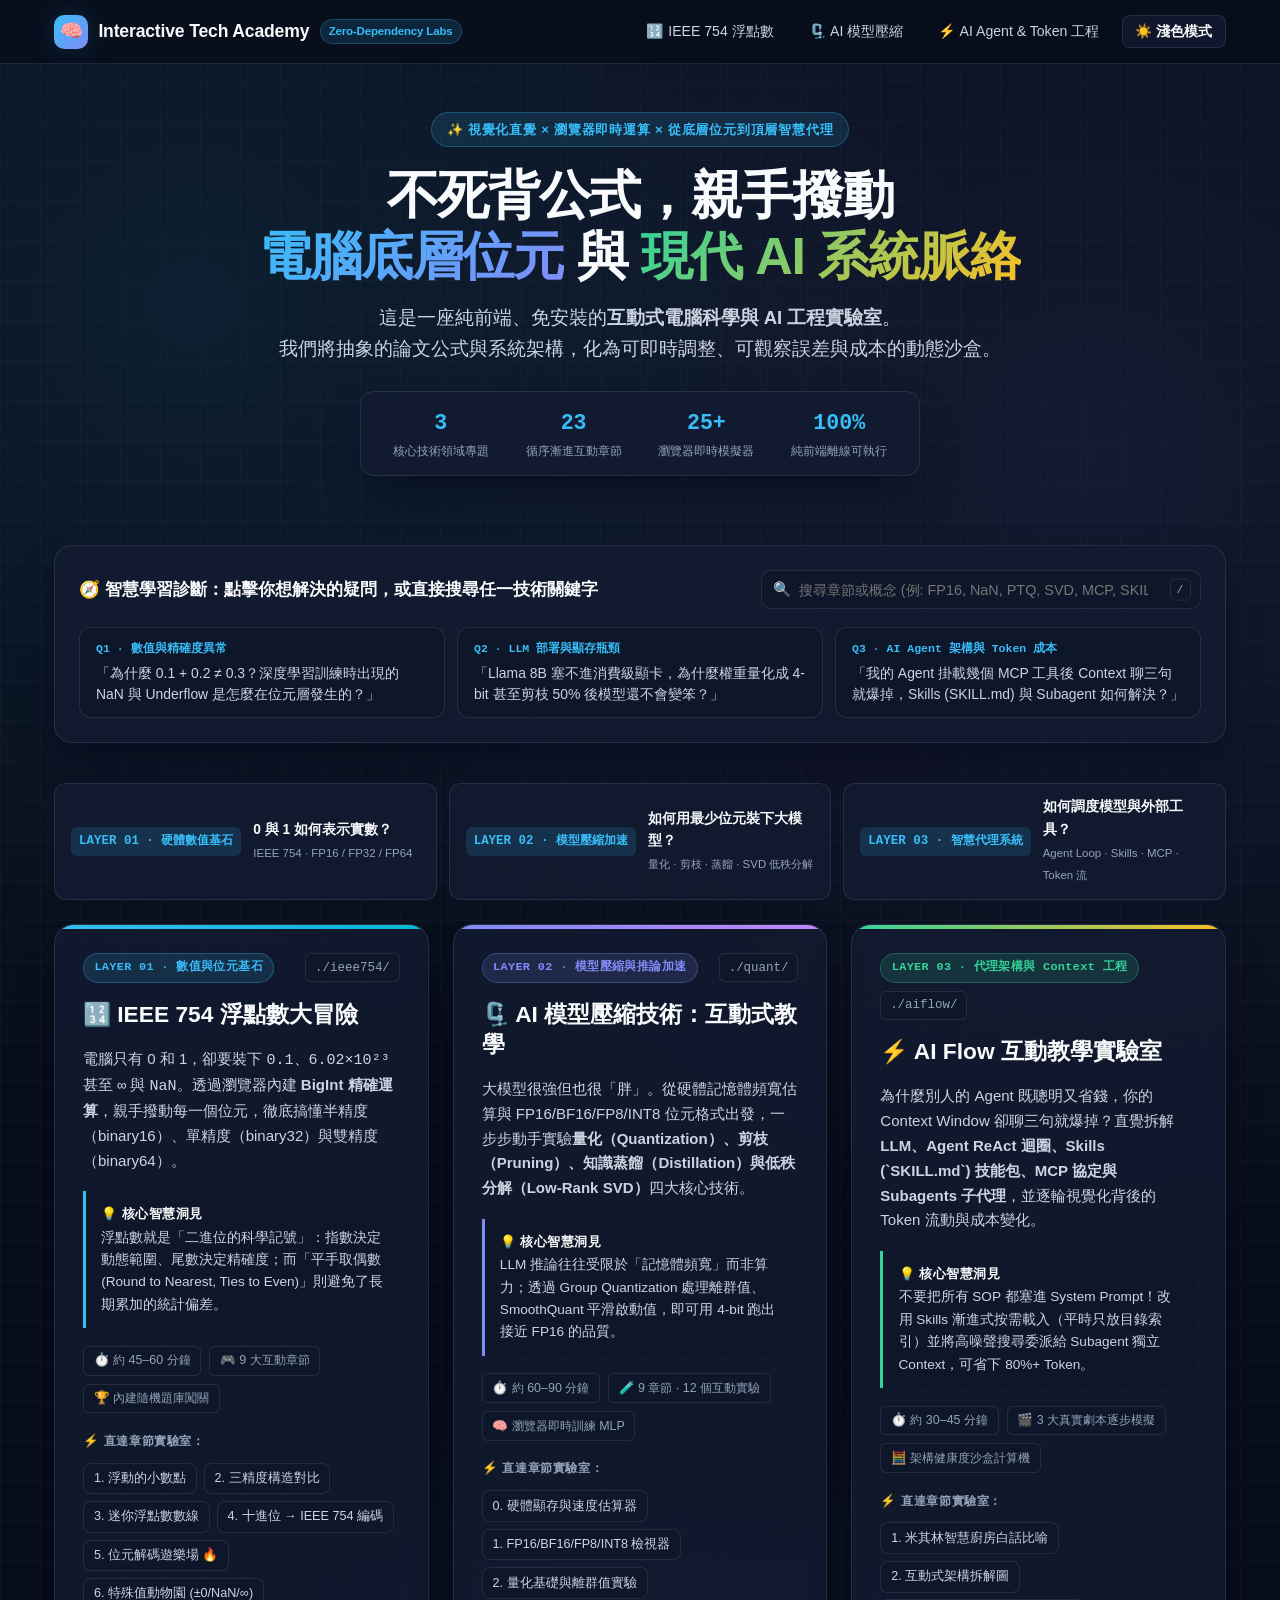
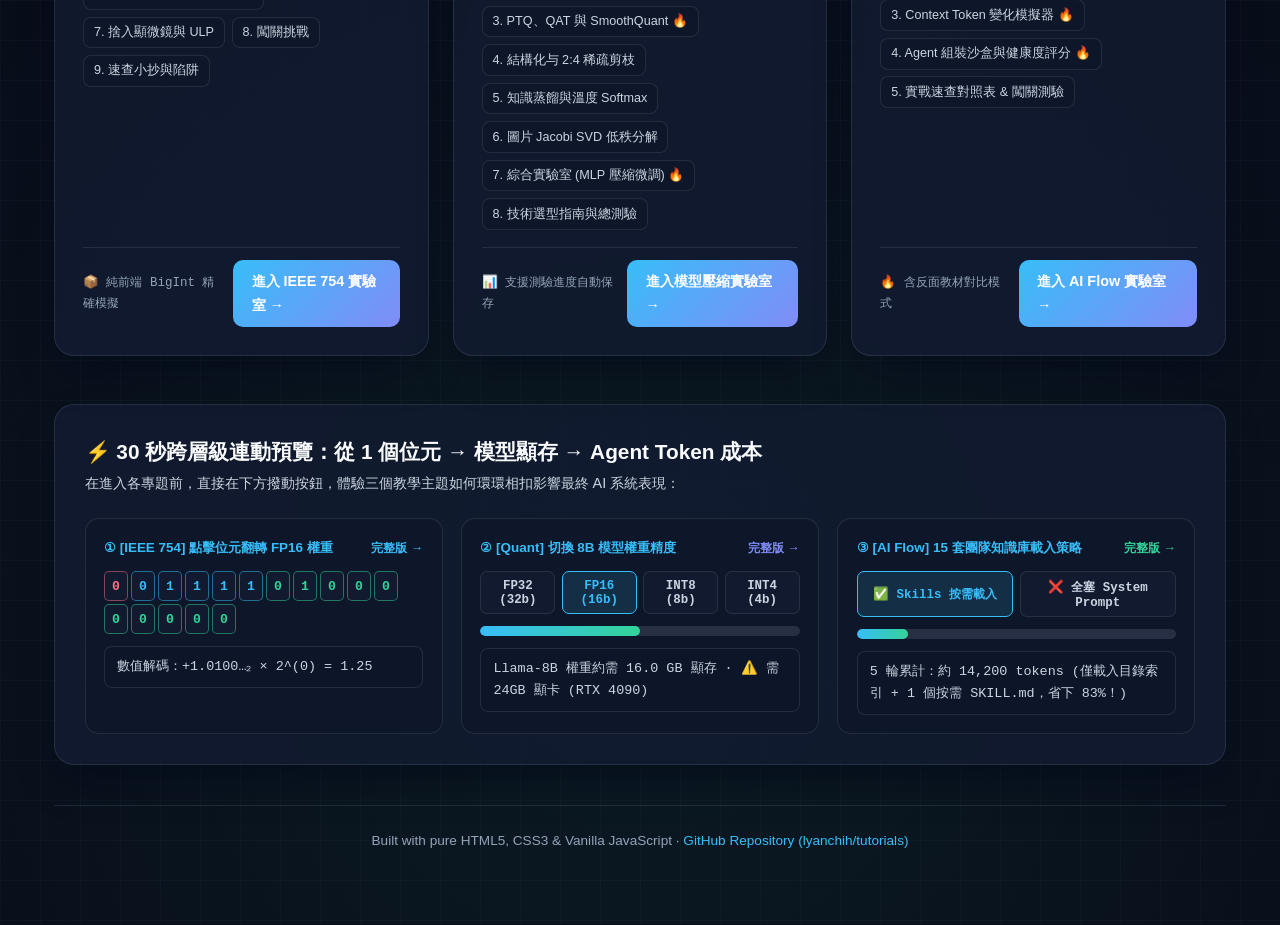
<file: index.html>
<!DOCTYPE html>
<html lang="zh-Hant-TW" data-theme="dark">
<head>
  <meta charset="UTF-8" />
  <meta name="viewport" content="width=device-width, initial-scale=1.0" />
  <title>AI & Systems 智慧互動教學實驗室｜從底層位元、模型壓縮到 Agent 架構</title>
  <meta name="description" content="從 IEEE 754 浮點數、AI 模型量化與壓縮，到 AI Agent / Skills / MCP Token 工程的純前端互動式教學中心。" />
  <link rel="icon" href="data:image/svg+xml,<svg xmlns='http://www.w3.org/2000/svg' viewBox='0 0 100 100'><text y='.9em' font-size='90'>🧠</text></svg>" />
  <style>
    :root {
      --bg: #080d1a;
      --bg-elevated: #0f172a;
      --card: rgba(19, 28, 49, 0.82);
      --card-hover: rgba(26, 38, 66, 0.95);
      --border: rgba(148, 163, 184, 0.16);
      --border-strong: rgba(56, 189, 248, 0.45);
      --text: #f8fafc;
      --text-secondary: #cbd5e1;
      --muted: #94a3b8;
      --accent-cyan: #38bdf8;
      --accent-indigo: #818cf8;
      --accent-emerald: #34d399;
      --accent-amber: #fbbf24;
      --accent-rose: #fb7185;
      --shadow: 0 20px 45px -15px rgba(2, 6, 23, 0.7);
      --glow-cyan: 0 0 28px rgba(56, 189, 248, 0.18);
      --code-bg: rgba(15, 23, 42, 0.9);
    }

    [data-theme="light"] {
      --bg: #f8fafc;
      --bg-elevated: #ffffff;
      --card: rgba(255, 255, 255, 0.92);
      --card-hover: #ffffff;
      --border: rgba(15, 23, 42, 0.1);
      --border-strong: rgba(2, 132, 199, 0.45);
      --text: #0f172a;
      --text-secondary: #334155;
      --muted: #64748b;
      --accent-cyan: #0284c7;
      --accent-indigo: #4f46e5;
      --accent-emerald: #059669;
      --accent-amber: #d97706;
      --accent-rose: #e11d48;
      --shadow: 0 16px 36px -12px rgba(15, 23, 42, 0.08);
      --glow-cyan: 0 0 24px rgba(2, 132, 199, 0.12);
      --code-bg: #f1f5f9;
    }

    * {
      box-sizing: border-box;
      margin: 0;
      padding: 0;
    }

    html {
      scroll-behavior: smooth;
    }

    body {
      font-family: -apple-system, BlinkMacSystemFont, "Segoe UI", "Inter", "Noto Sans TC", "PingFang TC", sans-serif;
      background-color: var(--bg);
      background-image:
        radial-gradient(circle at 15% 12%, rgba(56, 189, 248, 0.10), transparent 32%),
        radial-gradient(circle at 85% 18%, rgba(129, 140, 248, 0.10), transparent 34%),
        radial-gradient(circle at 50% 88%, rgba(52, 211, 153, 0.07), transparent 38%),
        linear-gradient(to right, rgba(148, 163, 184, 0.04) 1px, transparent 1px),
        linear-gradient(to bottom, rgba(148, 163, 184, 0.04) 1px, transparent 1px);
      background-size: 100% 100%, 100% 100%, 100% 100%, 40px 40px, 40px 40px;
      color: var(--text);
      line-height: 1.65;
      min-height: 100vh;
    }

    /* ===== Topbar ===== */
    .topbar {
      position: sticky;
      top: 0;
      z-index: 50;
      backdrop-filter: blur(14px);
      -webkit-backdrop-filter: blur(14px);
      background: color-mix(in srgb, var(--bg) 82%, transparent);
      border-bottom: 1px solid var(--border);
    }

    .topbar-inner {
      max-width: 1220px;
      margin: 0 auto;
      padding: 0.85rem 1.5rem;
      display: flex;
      align-items: center;
      justify-content: space-between;
      gap: 1rem;
      flex-wrap: wrap;
    }

    .brand {
      display: flex;
      align-items: center;
      gap: 0.65rem;
      text-decoration: none;
      color: var(--text);
      font-weight: 800;
      font-size: 1.1rem;
      letter-spacing: -0.01em;
    }

    .brand-logo {
      width: 34px;
      height: 34px;
      border-radius: 10px;
      background: linear-gradient(135deg, var(--accent-cyan), var(--accent-indigo));
      display: grid;
      place-items: center;
      font-size: 1.15rem;
      box-shadow: var(--glow-cyan);
    }

    .brand-tag {
      font-size: 0.72rem;
      font-weight: 600;
      padding: 0.15rem 0.5rem;
      border-radius: 999px;
      background: rgba(56, 189, 248, 0.14);
      color: var(--accent-cyan);
      border: 1px solid rgba(56, 189, 248, 0.25);
    }

    .nav-actions {
      display: flex;
      align-items: center;
      gap: 0.6rem;
      flex-wrap: wrap;
    }

    .nav-pill {
      text-decoration: none;
      color: var(--text-secondary);
      font-size: 0.88rem;
      font-weight: 500;
      padding: 0.4rem 0.8rem;
      border-radius: 8px;
      transition: all 0.18s ease;
    }

    .nav-pill:hover {
      color: var(--accent-cyan);
      background: rgba(56, 189, 248, 0.1);
    }

    .theme-btn {
      cursor: pointer;
      border: 1px solid var(--border);
      background: var(--card);
      color: var(--text);
      padding: 0.42rem 0.8rem;
      border-radius: 8px;
      font-size: 0.85rem;
      font-weight: 600;
      transition: all 0.18s ease;
    }

    .theme-btn:hover {
      border-color: var(--accent-cyan);
    }

    /* ===== Main Container ===== */
    .container {
      max-width: 1220px;
      margin: 0 auto;
      padding: 2.5rem 1.5rem 4.5rem;
    }

    /* ===== Hero ===== */
    .hero {
      text-align: center;
      max-width: 880px;
      margin: 0.5rem auto 2.8rem;
    }

    .hero-eyebrow {
      display: inline-flex;
      align-items: center;
      gap: 0.5rem;
      font-size: 0.82rem;
      font-weight: 700;
      text-transform: uppercase;
      letter-spacing: 0.06em;
      padding: 0.35rem 0.9rem;
      border-radius: 999px;
      background: rgba(56, 189, 248, 0.12);
      color: var(--accent-cyan);
      border: 1px solid rgba(56, 189, 248, 0.28);
      margin-bottom: 1.1rem;
    }

    .hero h1 {
      font-size: clamp(2rem, 4.2vw, 3.25rem);
      font-weight: 850;
      line-height: 1.18;
      letter-spacing: -0.025em;
      margin-bottom: 1rem;
    }

    .grad-cyan {
      background: linear-gradient(135deg, #38bdf8, #818cf8);
      -webkit-background-clip: text;
      -webkit-text-fill-color: transparent;
    }

    .grad-amber {
      background: linear-gradient(135deg, #34d399, #fbbf24);
      -webkit-background-clip: text;
      -webkit-text-fill-color: transparent;
    }

    .hero p.lead {
      color: var(--text-secondary);
      font-size: clamp(1rem, 1.8vw, 1.16rem);
      max-width: 740px;
      margin: 0 auto 1.65rem;
    }

    /* Stats Bar */
    .stats-bar {
      display: inline-grid;
      grid-template-columns: repeat(4, auto);
      gap: 1.5rem;
      padding: 0.85rem 1.6rem;
      background: var(--card);
      border: 1px solid var(--border);
      border-radius: 14px;
      box-shadow: var(--shadow);
      margin-bottom: 1.5rem;
    }

    .stat-item {
      text-align: center;
      padding: 0 0.4rem;
    }

    .stat-num {
      font-size: 1.35rem;
      font-weight: 800;
      color: var(--accent-cyan);
      font-family: ui-monospace, SFMono-Regular, Menlo, monospace;
    }

    .stat-label {
      font-size: 0.78rem;
      color: var(--muted);
    }

    /* ===== Smart Search & Diagnostic Bar ===== */
    .smart-panel {
      background: var(--card);
      border: 1px solid var(--border);
      border-radius: 18px;
      padding: 1.5rem;
      margin-bottom: 2.5rem;
      box-shadow: var(--shadow);
    }

    .smart-header {
      display: flex;
      align-items: center;
      justify-content: space-between;
      gap: 1rem;
      flex-wrap: wrap;
      margin-bottom: 1.1rem;
    }

    .smart-title {
      display: flex;
      align-items: center;
      gap: 0.55rem;
      font-size: 1.05rem;
      font-weight: 700;
    }

    .search-box {
      position: relative;
      flex: 1;
      min-width: 260px;
      max-width: 440px;
    }

    .search-box input {
      width: 100%;
      padding: 0.65rem 2.4rem 0.65rem 2.3rem;
      border-radius: 10px;
      border: 1px solid var(--border);
      background: var(--code-bg);
      color: var(--text);
      font-size: 0.9rem;
      outline: none;
      transition: border-color 0.2s ease, box-shadow 0.2s ease;
    }

    .search-box input:focus {
      border-color: var(--accent-cyan);
      box-shadow: var(--glow-cyan);
    }

    .search-icon {
      position: absolute;
      left: 0.75rem;
      top: 50%;
      transform: translateY(-50%);
      color: var(--muted);
      font-size: 0.9rem;
      pointer-events: none;
    }

    .search-shortcut {
      position: absolute;
      right: 0.65rem;
      top: 50%;
      transform: translateY(-50%);
      font-family: ui-monospace, SFMono-Regular, Menlo, monospace;
      font-size: 0.72rem;
      color: var(--muted);
      border: 1px solid var(--border);
      border-radius: 5px;
      padding: 0.05rem 0.38rem;
    }

    .advisor-prompts {
      display: grid;
      grid-template-columns: repeat(auto-fit, minmax(235px, 1fr));
      gap: 0.75rem;
    }

    .prompt-btn {
      text-align: left;
      cursor: pointer;
      padding: 0.85rem 1rem;
      border-radius: 12px;
      border: 1px solid var(--border);
      background: var(--code-bg);
      color: var(--text-secondary);
      font-size: 0.87rem;
      line-height: 1.45;
      transition: all 0.18s ease;
      display: flex;
      flex-direction: column;
      gap: 0.35rem;
    }

    .prompt-btn:hover,
    .prompt-btn.active {
      border-color: var(--accent-cyan);
      background: rgba(56, 189, 248, 0.1);
      color: var(--text);
      transform: translateY(-2px);
    }

    .prompt-tag {
      font-size: 0.72rem;
      font-weight: 700;
      color: var(--accent-cyan);
      font-family: ui-monospace, SFMono-Regular, Menlo, monospace;
    }

    .advisor-answer {
      margin-top: 1rem;
      padding: 1rem 1.2rem;
      border-radius: 12px;
      background: linear-gradient(135deg, rgba(56, 189, 248, 0.12), rgba(129, 140, 248, 0.1));
      border: 1px solid rgba(56, 189, 248, 0.35);
      display: none;
      align-items: center;
      justify-content: space-between;
      gap: 1rem;
      flex-wrap: wrap;
    }

    .advisor-answer.visible {
      display: flex;
    }

    .advisor-text {
      flex: 1;
      min-width: 240px;
      font-size: 0.92rem;
    }

    .advisor-text strong {
      color: var(--accent-cyan);
    }

    .advisor-cta {
      display: inline-flex;
      align-items: center;
      gap: 0.4rem;
      text-decoration: none;
      background: var(--accent-cyan);
      color: #080d1a;
      font-weight: 700;
      font-size: 0.88rem;
      padding: 0.55rem 1rem;
      border-radius: 9px;
      white-space: nowrap;
      transition: transform 0.15s ease, opacity 0.15s ease;
    }

    .advisor-cta:hover {
      transform: translateY(-1px);
      opacity: 0.92;
    }

    /* Search Dropdown Results */
    .search-results {
      margin-top: 0.85rem;
      display: none;
      grid-template-columns: repeat(auto-fill, minmax(270px, 1fr));
      gap: 0.65rem;
    }

    .search-results.visible {
      display: grid;
    }

    .search-hit {
      text-decoration: none;
      color: var(--text);
      background: var(--code-bg);
      border: 1px solid var(--border);
      padding: 0.7rem 0.9rem;
      border-radius: 10px;
      font-size: 0.86rem;
      display: flex;
      flex-direction: column;
      gap: 0.2rem;
      transition: border-color 0.15s ease;
    }

    .search-hit:hover {
      border-color: var(--accent-cyan);
    }

    .search-hit small {
      color: var(--accent-cyan);
      font-family: ui-monospace, SFMono-Regular, Menlo, monospace;
      font-size: 0.74rem;
    }

    /* ===== Knowledge Architecture Pipeline ===== */
    .pipeline-bar {
      display: grid;
      grid-template-columns: repeat(3, 1fr);
      gap: 0.75rem;
      margin-bottom: 1.5rem;
    }

    .pipe-step {
      background: var(--card);
      border: 1px solid var(--border);
      border-radius: 12px;
      padding: 0.75rem 1rem;
      display: flex;
      align-items: center;
      gap: 0.75rem;
      font-size: 0.86rem;
    }

    .pipe-num {
      font-family: ui-monospace, SFMono-Regular, Menlo, monospace;
      font-weight: 800;
      font-size: 0.78rem;
      padding: 0.25rem 0.5rem;
      border-radius: 6px;
      background: rgba(56, 189, 248, 0.15);
      color: var(--accent-cyan);
      white-space: nowrap;
    }

    /* ===== Course Cards Grid ===== */
    .course-grid {
      display: grid;
      grid-template-columns: repeat(auto-fit, minmax(350px, 1fr));
      gap: 1.5rem;
      margin-bottom: 3rem;
    }

    .course-card {
      background: var(--card);
      border: 1px solid var(--border);
      border-radius: 20px;
      padding: 1.75rem;
      display: flex;
      flex-direction: column;
      gap: 1.1rem;
      box-shadow: var(--shadow);
      transition: transform 0.22s ease, border-color 0.22s ease, box-shadow 0.22s ease;
      position: relative;
      overflow: hidden;
    }

    .course-card::before {
      content: "";
      position: absolute;
      top: 0;
      left: 0;
      right: 0;
      height: 4px;
    }

    .course-card.card-ieee::before {
      background: linear-gradient(90deg, #38bdf8, #06b6d4);
    }

    .course-card.card-quant::before {
      background: linear-gradient(90deg, #818cf8, #c084fc);
    }

    .course-card.card-aiflow::before {
      background: linear-gradient(90deg, #34d399, #fbbf24);
    }

    .course-card:hover,
    .course-card.highlighted {
      transform: translateY(-5px);
      border-color: var(--border-strong);
      box-shadow: var(--shadow), var(--glow-cyan);
    }

    .card-top {
      display: flex;
      align-items: center;
      justify-content: space-between;
      gap: 0.5rem;
      flex-wrap: wrap;
    }

    .layer-badge {
      font-family: ui-monospace, SFMono-Regular, Menlo, monospace;
      font-size: 0.74rem;
      font-weight: 700;
      padding: 0.25rem 0.65rem;
      border-radius: 999px;
      letter-spacing: 0.03em;
    }

    .badge-cyan {
      background: rgba(56, 189, 248, 0.14);
      color: var(--accent-cyan);
      border: 1px solid rgba(56, 189, 248, 0.3);
    }

    .badge-indigo {
      background: rgba(129, 140, 248, 0.14);
      color: var(--accent-indigo);
      border: 1px solid rgba(129, 140, 248, 0.3);
    }

    .badge-emerald {
      background: rgba(52, 211, 153, 0.14);
      color: var(--accent-emerald);
      border: 1px solid rgba(52, 211, 153, 0.3);
    }

    .dir-slug {
      font-family: ui-monospace, SFMono-Regular, Menlo, monospace;
      font-size: 0.78rem;
      color: var(--muted);
      background: var(--code-bg);
      padding: 0.2rem 0.55rem;
      border-radius: 6px;
      border: 1px solid var(--border);
    }

    .course-title {
      font-size: 1.42rem;
      font-weight: 800;
      line-height: 1.3;
    }

    .course-title a {
      color: inherit;
      text-decoration: none;
    }

    .course-title a:hover {
      color: var(--accent-cyan);
    }

    .course-desc {
      color: var(--text-secondary);
      font-size: 0.94rem;
    }

    .insight-box {
      background: var(--code-bg);
      border-left: 3px solid var(--accent-cyan);
      padding: 0.75rem 0.95rem;
      border-radius: 0 10px 10px 0;
      font-size: 0.85rem;
      color: var(--text-secondary);
    }

    .card-quant .insight-box {
      border-left-color: var(--accent-indigo);
    }

    .card-aiflow .insight-box {
      border-left-color: var(--accent-emerald);
    }

    .insight-box strong {
      color: var(--text);
      display: block;
      margin-bottom: 0.15rem;
      font-size: 0.8rem;
      text-transform: uppercase;
      letter-spacing: 0.04em;
    }

    .meta-row {
      display: flex;
      flex-wrap: wrap;
      gap: 0.5rem;
      font-size: 0.78rem;
      color: var(--muted);
    }

    .meta-chip {
      background: var(--code-bg);
      border: 1px solid var(--border);
      padding: 0.22rem 0.6rem;
      border-radius: 6px;
    }

    .chapter-list-title {
      font-size: 0.78rem;
      font-weight: 700;
      text-transform: uppercase;
      letter-spacing: 0.05em;
      color: var(--muted);
      margin-bottom: -0.4rem;
    }

    .chapter-pills {
      display: flex;
      flex-wrap: wrap;
      gap: 0.42rem;
    }

    .ch-pill {
      text-decoration: none;
      font-size: 0.79rem;
      color: var(--text-secondary);
      background: var(--code-bg);
      border: 1px solid var(--border);
      padding: 0.28rem 0.62rem;
      border-radius: 8px;
      transition: all 0.15s ease;
    }

    .ch-pill:hover {
      border-color: var(--accent-cyan);
      color: var(--accent-cyan);
      transform: translateY(-1px);
    }

    .card-footer {
      margin-top: auto;
      padding-top: 0.75rem;
      border-top: 1px solid var(--border);
      display: flex;
      align-items: center;
      justify-content: space-between;
      gap: 0.75rem;
    }

    .progress-Status {
      font-size: 0.78rem;
      color: var(--muted);
      font-family: ui-monospace, SFMono-Regular, Menlo, monospace;
    }

    .enter-btn {
      display: inline-flex;
      align-items: center;
      gap: 0.45rem;
      text-decoration: none;
      font-weight: 700;
      font-size: 0.9rem;
      padding: 0.6rem 1.15rem;
      border-radius: 10px;
      background: linear-gradient(135deg, var(--accent-cyan), var(--accent-indigo));
      color: #ffffff;
      transition: transform 0.16s ease, box-shadow 0.16s ease;
    }

    .enter-btn:hover {
      transform: translateX(3px);
      box-shadow: var(--glow-cyan);
    }

    /* ===== Live Cross-Layer Micro-Lab ===== */
    .micro-lab {
      background: var(--card);
      border: 1px solid var(--border);
      border-radius: 20px;
      padding: 1.85rem;
      box-shadow: var(--shadow);
      margin-bottom: 2.5rem;
    }

    .micro-lab-header {
      display: flex;
      align-items: flex-start;
      justify-content: space-between;
      gap: 1rem;
      flex-wrap: wrap;
      margin-bottom: 1.35rem;
    }

    .micro-lab-header h2 {
      font-size: 1.3rem;
      font-weight: 800;
    }

    .micro-lab-header p {
      color: var(--text-secondary);
      font-size: 0.9rem;
      margin-top: 0.2rem;
    }

    .micro-grid {
      display: grid;
      grid-template-columns: repeat(auto-fit, minmax(290px, 1fr));
      gap: 1.15rem;
    }

    .micro-box {
      background: var(--code-bg);
      border: 1px solid var(--border);
      border-radius: 14px;
      padding: 1.15rem;
      display: flex;
      flex-direction: column;
      gap: 0.75rem;
    }

    .micro-box-head {
      display: flex;
      align-items: center;
      justify-content: space-between;
      font-size: 0.84rem;
      font-weight: 700;
      color: var(--accent-cyan);
    }

    .bit-strip {
      display: flex;
      gap: 3px;
      flex-wrap: wrap;
    }

    .bit-btn {
      cursor: pointer;
      width: 24px;
      height: 30px;
      border-radius: 5px;
      border: 1px solid var(--border);
      font-family: ui-monospace, SFMono-Regular, Menlo, monospace;
      font-size: 0.82rem;
      font-weight: 700;
      display: grid;
      place-items: center;
      color: var(--text);
      background: var(--card);
      transition: transform 0.1s ease;
    }

    .bit-btn:hover {
      transform: scale(1.08);
    }

    .bit-btn.sign { border-color: rgba(251, 113, 133, 0.5); color: var(--accent-rose); }
    .bit-btn.exp  { border-color: rgba(56, 189, 248, 0.5); color: var(--accent-cyan); }
    .bit-btn.frac { border-color: rgba(52, 211, 153, 0.5); color: var(--accent-emerald); }

    .micro-readout {
      font-family: ui-monospace, SFMono-Regular, Menlo, monospace;
      font-size: 0.84rem;
      color: var(--text-secondary);
      background: rgba(15, 23, 42, 0.45);
      padding: 0.55rem 0.75rem;
      border-radius: 8px;
      border: 1px solid var(--border);
    }

    .seg-row {
      display: flex;
      gap: 0.4rem;
      flex-wrap: wrap;
    }

    .seg-btn {
      cursor: pointer;
      flex: 1;
      padding: 0.4rem 0.55rem;
      border-radius: 7px;
      border: 1px solid var(--border);
      background: var(--card);
      color: var(--text-secondary);
      font-size: 0.78rem;
      font-weight: 700;
      font-family: ui-monospace, SFMono-Regular, Menlo, monospace;
    }

    .seg-btn.active {
      border-color: var(--accent-cyan);
      color: var(--accent-cyan);
      background: rgba(56, 189, 248, 0.14);
    }

    .bar-meter {
      height: 10px;
      border-radius: 999px;
      background: rgba(148, 163, 184, 0.18);
      overflow: hidden;
    }

    .bar-fill {
      height: 100%;
      border-radius: 999px;
      background: linear-gradient(90deg, var(--accent-cyan), var(--accent-emerald));
      transition: width 0.25s ease;
    }

    /* Footer */
    footer {
      text-align: center;
      color: var(--muted);
      font-size: 0.85rem;
      padding-top: 1.5rem;
      border-top: 1px solid var(--border);
    }

    footer a {
      color: var(--accent-cyan);
      text-decoration: none;
    }

    @media (max-width: 780px) {
      .stats-bar {
        grid-template-columns: repeat(2, 1fr);
        width: 100%;
      }
      .pipeline-bar {
        grid-template-columns: 1fr;
      }
      .course-grid {
        grid-template-columns: 1fr;
      }
    }
  </style>
</head>
<body>

  <!-- Top Navigation -->
  <header class="topbar">
    <div class="topbar-inner">
      <a href="#top" class="brand">
        <span class="brand-logo">🧠</span>
        <span>Interactive Tech Academy</span>
        <span class="brand-tag">Zero-Dependency Labs</span>
      </a>
      <div class="nav-actions">
        <a href="./ieee754/index.html" class="nav-pill">🔢 IEEE 754 浮點數</a>
        <a href="./quant/index.html" class="nav-pill">🗜️ AI 模型壓縮</a>
        <a href="./aiflow/index.html" class="nav-pill">⚡ AI Agent & Token 工程</a>
        <button id="themeToggle" class="theme-btn" type="button">☀️ 淺色模式</button>
      </div>
    </div>
  </header>

  <main id="top" class="container">
    <!-- Hero -->
    <section class="hero">
      <div class="hero-eyebrow">✨ 視覺化直覺 × 瀏覽器即時運算 × 從底層位元到頂層智慧代理</div>
      <h1>
        不死背公式，親手撥動<br />
        <span class="grad-cyan">電腦底層位元</span> 與 <span class="grad-amber">現代 AI 系統脈絡</span>
      </h1>
      <p class="lead">
        這是一座純前端、免安裝的<strong>互動式電腦科學與 AI 工程實驗室</strong>。<br />
        我們將抽象的論文公式與系統架構，化為可即時調整、可觀察誤差與成本的動態沙盒。
      </p>

      <div class="stats-bar">
        <div class="stat-item">
          <div class="stat-num">3</div>
          <div class="stat-label">核心技術領域專題</div>
        </div>
        <div class="stat-item">
          <div class="stat-num">23</div>
          <div class="stat-label">循序漸進互動章節</div>
        </div>
        <div class="stat-item">
          <div class="stat-num">25+</div>
          <div class="stat-label">瀏覽器即時模擬器</div>
        </div>
        <div class="stat-item">
          <div class="stat-num">100%</div>
          <div class="stat-label">純前端離線可執行</div>
        </div>
      </div>
    </section>

    <!-- Smart Diagnostic & Instant Chapter Search -->
    <section class="smart-panel" aria-label="智慧學習導航">
      <div class="smart-header">
        <div class="smart-title">
          <span>🧭 智慧學習診斷：點擊你想解決的疑問，或直接搜尋任一技術關鍵字</span>
        </div>
        <div class="search-box">
          <span class="search-icon">🔍</span>
          <input id="chapterSearch" type="search" placeholder="搜尋章節或概念 (例: FP16, NaN, PTQ, SVD, MCP, SKILL.md)..." autocomplete="off" />
          <span class="search-shortcut">/</span>
        </div>
      </div>

      <div id="searchResults" class="search-results"></div>

      <div class="advisor-prompts" id="advisorPrompts">
        <button class="prompt-btn" type="button" data-target="ieee" data-link="./ieee754/index.html#ch4" data-insight="在 IEEE 754 教學第 4 & 7 章中，你可以用 BigInt 逐步編碼器親眼看見 0.1 在二進位下是無限循環小數，並透過 ULP 階梯圖理解為什麼大數加小數會直接停滯！">
          <span class="prompt-tag">Q1 · 數值與精確度異常</span>
          <span>「為什麼 0.1 + 0.2 ≠ 0.3？深度學習訓練時出現的 NaN 與 Underflow 是怎麼在位元層發生的？」</span>
        </button>
        <button class="prompt-btn" type="button" data-target="quant" data-link="./quant/index.html#quant-adv" data-insight="在 AI 模型壓縮教學第 2、3、7 章中，你可以親手調整 Group Quantization、測試 SmoothQuant 如何撫平離群值，甚至在瀏覽器內訓練 MLP 並進行 QAT 微調！">
          <span class="prompt-tag">Q2 · LLM 部署與顯存瓶頸</span>
          <span>「Llama 8B 塞不進消費級顯卡，為什麼權重量化成 4-bit 甚至剪枝 50% 後模型還不會變笨？」</span>
        </button>
        <button class="prompt-btn" type="button" data-target="aiflow" data-link="./aiflow/index.html#token-simulator" data-insight="在 AI Flow 實驗室第 3 & 4 章中，你可以播放『Skills 漸進式載入 vs 塞爆 System Prompt』與『Subagent 隔離術』劇本，親眼看到如何省下超過 83% 的累計 Token！">
          <span class="prompt-tag">Q3 · AI Agent 架構與 Token 成本</span>
          <span>「我的 Agent 掛載幾個 MCP 工具後 Context 聊三句就爆掉，Skills (SKILL.md) 與 Subagent 如何解決？」</span>
        </button>
      </div>

      <div id="advisorAnswer" class="advisor-answer">
        <div id="advisorText" class="advisor-text"></div>
        <a id="advisorCta" href="./ieee754/index.html" class="advisor-cta">立即前往該實驗章節 →</a>
      </div>
    </section>

    <!-- 3-Layer Knowledge Map Banner -->
    <div class="pipeline-bar" aria-label="三層知識體系">
      <div class="pipe-step">
        <span class="pipe-num">LAYER 01 · 硬體數值基石</span>
        <span><strong>0 與 1 如何表示實數？</strong><br /><small style="color:var(--muted)">IEEE 754 · FP16 / FP32 / FP64</small></span>
      </div>
      <div class="pipe-step">
        <span class="pipe-num">LAYER 02 · 模型壓縮加速</span>
        <span><strong>如何用最少位元裝下大模型？</strong><br /><small style="color:var(--muted)">量化 · 剪枝 · 蒸餾 · SVD 低秩分解</small></span>
      </div>
      <div class="pipe-step">
        <span class="pipe-num">LAYER 03 · 智慧代理系統</span>
        <span><strong>如何調度模型與外部工具？</strong><br /><small style="color:var(--muted)">Agent Loop · Skills · MCP · Token 流</small></span>
      </div>
    </div>

    <!-- Main 3 Tutorial Cards -->
    <section class="course-grid" aria-label="所有互動教學列表">

      <!-- Card 1: IEEE 754 -->
      <article class="course-card card-ieee" id="card-ieee">
        <div class="card-top">
          <span class="layer-badge badge-cyan">LAYER 01 · 數值與位元基石</span>
          <span class="dir-slug">./ieee754/</span>
        </div>
        <h2 class="course-title">
          <a href="./ieee754/index.html">🔢 IEEE 754 浮點數大冒險</a>
        </h2>
        <p class="course-desc">
          電腦只有 0 和 1，卻要裝下 <code>0.1</code>、<code>6.02×10²³</code> 甚至 <code>∞</code> 與 <code>NaN</code>。透過瀏覽器內建 <strong>BigInt 精確運算</strong>，親手撥動每一個位元，徹底搞懂半精度（binary16）、單精度（binary32）與雙精度（binary64）。
        </p>
        <div class="insight-box">
          <strong>💡 核心智慧洞見</strong>
          浮點數就是「二進位的科學記號」：指數決定動態範圍、尾數決定精確度；而「平手取偶數 (Round to Nearest, Ties to Even)」則避免了長期累加的統計偏差。
        </div>
        <div class="meta-row">
          <span class="meta-chip">⏱️ 約 45–60 分鐘</span>
          <span class="meta-chip">🎮 9 大互動章節</span>
          <span class="meta-chip">🏆 內建隨機題庫闖關</span>
        </div>
        <div class="chapter-list-title">⚡ 直達章節實驗室：</div>
        <div class="chapter-pills">
          <a class="ch-pill" href="./ieee754/index.html#ch1">1. 浮動的小數點</a>
          <a class="ch-pill" href="./ieee754/index.html#ch2">2. 三精度構造對比</a>
          <a class="ch-pill" href="./ieee754/index.html#ch3">3. 迷你浮點數數線</a>
          <a class="ch-pill" href="./ieee754/index.html#ch4">4. 十進位 → IEEE 754 編碼</a>
          <a class="ch-pill" href="./ieee754/index.html#ch5">5. 位元解碼遊樂場 🔥</a>
          <a class="ch-pill" href="./ieee754/index.html#ch6">6. 特殊值動物園 (±0/NaN/∞)</a>
          <a class="ch-pill" href="./ieee754/index.html#ch7">7. 捨入顯微鏡與 ULP</a>
          <a class="ch-pill" href="./ieee754/index.html#ch8">8. 闖關挑戰</a>
          <a class="ch-pill" href="./ieee754/index.html#ch9">9. 速查小抄與陷阱</a>
        </div>
        <div class="card-footer">
          <span class="progress-Status" id="ieeeStatus">📦 純前端 BigInt 精確模擬</span>
          <a class="enter-btn" href="./ieee754/index.html">進入 IEEE 754 實驗室 →</a>
        </div>
      </article>

      <!-- Card 2: AI Model Compression (quant) -->
      <article class="course-card card-quant" id="card-quant">
        <div class="card-top">
          <span class="layer-badge badge-indigo">LAYER 02 · 模型壓縮與推論加速</span>
          <span class="dir-slug">./quant/</span>
        </div>
        <h2 class="course-title">
          <a href="./quant/index.html">🗜️ AI 模型壓縮技術：互動式教學</a>
        </h2>
        <p class="course-desc">
          大模型很強但也很「胖」。從硬體記憶體頻寬估算與 FP16/BF16/FP8/INT8 位元格式出發，一步步動手實驗<strong>量化（Quantization）、剪枝（Pruning）、知識蒸餾（Distillation）與低秩分解（Low-Rank SVD）</strong>四大核心技術。
        </p>
        <div class="insight-box">
          <strong>💡 核心智慧洞見</strong>
          LLM 推論往往受限於「記憶體頻寬」而非算力；透過 Group Quantization 處理離群值、SmoothQuant 平滑啟動值，即可用 4-bit 跑出接近 FP16 的品質。
        </div>
        <div class="meta-row">
          <span class="meta-chip">⏱️ 約 60–90 分鐘</span>
          <span class="meta-chip">🧪 9 章節 · 12 個互動實驗</span>
          <span class="meta-chip">🧠 瀏覽器即時訓練 MLP</span>
        </div>
        <div class="chapter-list-title">⚡ 直達章節實驗室：</div>
        <div class="chapter-pills">
          <a class="ch-pill" href="./quant/index.html#intro">0. 硬體顯存與速度估算器</a>
          <a class="ch-pill" href="./quant/index.html#formats">1. FP16/BF16/FP8/INT8 檢視器</a>
          <a class="ch-pill" href="./quant/index.html#quant">2. 量化基礎與離群值實驗</a>
          <a class="ch-pill" href="./quant/index.html#quant-adv">3. PTQ、QAT 與 SmoothQuant 🔥</a>
          <a class="ch-pill" href="./quant/index.html#prune">4. 結構化与 2:4 稀疏剪枝</a>
          <a class="ch-pill" href="./quant/index.html#distill">5. 知識蒸餾與溫度 Softmax</a>
          <a class="ch-pill" href="./quant/index.html#lowrank">6. 圖片 Jacobi SVD 低秩分解</a>
          <a class="ch-pill" href="./quant/index.html#lab">7. 綜合實驗室 (MLP 壓縮微調) 🔥</a>
          <a class="ch-pill" href="./quant/index.html#summary">8. 技術選型指南與總測驗</a>
        </div>
        <div class="card-footer">
          <span class="progress-Status" id="quantStatus">📊 支援測驗進度自動保存</span>
          <a class="enter-btn" href="./quant/index.html">進入模型壓縮實驗室 →</a>
        </div>
      </article>

      <!-- Card 3: AI Flow (Agent, Skills, MCP, Tokens) -->
      <article class="course-card card-aiflow" id="card-aiflow">
        <div class="card-top">
          <span class="layer-badge badge-emerald">LAYER 03 · 代理架構與 Context 工程</span>
          <span class="dir-slug">./aiflow/</span>
        </div>
        <h2 class="course-title">
          <a href="./aiflow/index.html">⚡ AI Flow 互動教學實驗室</a>
        </h2>
        <p class="course-desc">
          為什麼別人的 Agent 既聰明又省錢，你的 Context Window 卻聊三句就爆掉？直覺拆解 <strong>LLM、Agent ReAct 迴圈、Skills (`SKILL.md`) 技能包、MCP 協定與 Subagents 子代理</strong>，並逐輪視覺化背後的 Token 流動與成本變化。
        </p>
        <div class="insight-box">
          <strong>💡 核心智慧洞見</strong>
          不要把所有 SOP 都塞進 System Prompt！改用 Skills 漸進式按需載入（平時只放目錄索引）並將高噪聲搜尋委派給 Subagent 獨立 Context，可省下 80%+ Token。
        </div>
        <div class="meta-row">
          <span class="meta-chip">⏱️ 約 30–45 分鐘</span>
          <span class="meta-chip">🎬 3 大真實劇本逐步模擬</span>
          <span class="meta-chip">🧮 架構健康度沙盒計算機</span>
        </div>
        <div class="chapter-list-title">⚡ 直達章節實驗室：</div>
        <div class="chapter-pills">
          <a class="ch-pill" href="./aiflow/index.html#concepts">1. 米其林智慧廚房白話比喻</a>
          <a class="ch-pill" href="./aiflow/index.html#architecture">2. 互動式架構拆解圖</a>
          <a class="ch-pill" href="./aiflow/index.html#token-simulator">3. Context Token 變化模擬器 🔥</a>
          <a class="ch-pill" href="./aiflow/index.html#sandbox">4. Agent 組裝沙盒與健康度評分 🔥</a>
          <a class="ch-pill" href="./aiflow/index.html#comparison">5. 實戰速查對照表 & 闖關測驗</a>
        </div>
        <div class="card-footer">
          <span class="progress-Status">🔥 含反面教材對比模式</span>
          <a class="enter-btn" href="./aiflow/index.html">進入 AI Flow 實驗室 →</a>
        </div>
      </article>

    </section>

    <!-- 30-Second Cross-Layer Interactive Teaser -->
    <section class="micro-lab" aria-label="跨層級 30 秒互動微實驗">
      <div class="micro-lab-header">
        <div>
          <h2>⚡ 30 秒跨層級連動預覽：從 1 個位元 → 模型顯存 → Agent Token 成本</h2>
          <p>在進入各專題前，直接在下方撥動按鈕，體驗三個教學主題如何環環相扣影響最終 AI 系統表現：</p>
        </div>
      </div>

      <div class="micro-grid">
        <!-- Micro 1: IEEE 754 FP16 Bit Flipper -->
        <div class="micro-box">
          <div class="micro-box-head">
            <span>① [IEEE 754] 點擊位元翻轉 FP16 權重</span>
            <a href="./ieee754/index.html#ch5" style="color:var(--accent-cyan);text-decoration:none;font-size:0.78rem;">完整版 →</a>
          </div>
          <div class="bit-strip" id="fp16Bits" title="點擊任一位元 (紅:正負號, 藍:指數, 綠:尾數)"></div>
          <div class="micro-readout" id="fp16Readout"></div>
        </div>

        <!-- Micro 2: Quantization VRAM Calculator -->
        <div class="micro-box">
          <div class="micro-box-head">
            <span>② [Quant] 切換 8B 模型權重精度</span>
            <a href="./quant/index.html#intro" style="color:var(--accent-indigo);text-decoration:none;font-size:0.78rem;">完整版 →</a>
          </div>
          <div class="seg-row" id="quantPrecisionRow">
            <button type="button" class="seg-btn" data-bits="32">FP32 (32b)</button>
            <button type="button" class="seg-btn active" data-bits="16">FP16 (16b)</button>
            <button type="button" class="seg-btn" data-bits="8">INT8 (8b)</button>
            <button type="button" class="seg-btn" data-bits="4">INT4 (4b)</button>
          </div>
          <div class="bar-meter"><div class="bar-fill" id="vramBar" style="width: 50%"></div></div>
          <div class="micro-readout" id="vramReadout"></div>
        </div>

        <!-- Micro 3: AI Flow Context Window Strategy -->
        <div class="micro-box">
          <div class="micro-box-head">
            <span>③ [AI Flow] 15 套團隊知識庫載入策略</span>
            <a href="./aiflow/index.html#token-simulator" style="color:var(--accent-emerald);text-decoration:none;font-size:0.78rem;">完整版 →</a>
          </div>
          <div class="seg-row" id="agentStrategyRow">
            <button type="button" class="seg-btn active" data-mode="skills">✅ Skills 按需載入</button>
            <button type="button" class="seg-btn" data-mode="bloat">❌ 全塞 System Prompt</button>
          </div>
          <div class="bar-meter"><div class="bar-fill" id="tokenBar" style="width: 16%"></div></div>
          <div class="micro-readout" id="tokenReadout"></div>
        </div>
      </div>
    </section>

    <footer>
      <p>
        Built with pure HTML5, CSS3 & Vanilla JavaScript ·
        <a href="https://github.com/lyanchih/tutorials" target="_blank" rel="noopener">GitHub Repository (lyanchih/tutorials)</a>
      </p>
    </footer>
  </main>

  <script>
    (function () {
      // ===== 1. Theme Toggle =====
      const htmlEl = document.documentElement;
      const themeBtn = document.getElementById('themeToggle');
      const savedTheme = localStorage.getItem('tutorials-hub-theme') || 'dark';
      htmlEl.setAttribute('data-theme', savedTheme);
      updateThemeBtn(savedTheme);

      themeBtn.addEventListener('click', () => {
        const next = htmlEl.getAttribute('data-theme') === 'dark' ? 'light' : 'dark';
        htmlEl.setAttribute('data-theme', next);
        localStorage.setItem('tutorials-hub-theme', next);
        updateThemeBtn(next);
      });

      function updateThemeBtn(theme) {
        themeBtn.textContent = theme === 'dark' ? '☀️ 淺色模式' : '🌙 深色模式';
      }

      // ===== 2. Read Existing Learning Progress from localStorage =====
      try {
        const ieeeScore = localStorage.getItem('ieee754-score');
        if (ieeeScore) {
          const parsed = JSON.parse(ieeeScore);
          if (parsed && parsed.pts > 0) {
            document.getElementById('ieeeStatus').textContent = `🏆 已獲 ${parsed.pts} 分 (${parsed.ok}/${parsed.n} 題正確)`;
          }
        }
        const quantProg = localStorage.getItem('ai-compress-quiz-v1');
        if (quantProg) {
          const parsed = JSON.parse(quantProg);
          const doneCount = Object.keys(parsed || {}).length;
          if (doneCount > 0) {
            document.getElementById('quantStatus').textContent = `✅ 已完成 ${doneCount} / 9 章測驗`;
          }
        }
      } catch (e) {}

      // ===== 3. Smart Advisor Prompts =====
      const promptBtns = document.querySelectorAll('.prompt-btn');
      const advisorAnswer = document.getElementById('advisorAnswer');
      const advisorText = document.getElementById('advisorText');
      const advisorCta = document.getElementById('advisorCta');
      const cards = {
        ieee: document.getElementById('card-ieee'),
        quant: document.getElementById('card-quant'),
        aiflow: document.getElementById('card-aiflow')
      };

      promptBtns.forEach(btn => {
        btn.addEventListener('click', () => {
          promptBtns.forEach(b => b.classList.remove('active'));
          Object.values(cards).forEach(c => c.classList.remove('highlighted'));

          btn.classList.add('active');
          const target = btn.getAttribute('data-target');
          const link = btn.getAttribute('data-link');
          const insight = btn.getAttribute('data-insight');

          if (cards[target]) cards[target].classList.add('highlighted');
          advisorText.innerHTML = `<strong>💡 智慧診斷建議：</strong>${insight}`;
          advisorCta.setAttribute('href', link);
          advisorAnswer.classList.add('visible');
        });
      });

      // ===== 4. Instant Chapter Search =====
      const searchIndex = [
        { course: 'IEEE 754 浮點數', title: '第 1 章：為什麼需要浮點數與科學記號', keywords: '定點數 浮點數 科學記號 小數點', url: './ieee754/index.html#ch1' },
        { course: 'IEEE 754 浮點數', title: '第 2 章：三兄弟構造 (FP16 / FP32 / FP64) 與指數偏差 Bias', keywords: 'binary16 binary32 binary64 half single double bias 指數 尾數', url: './ieee754/index.html#ch2' },
        { course: 'IEEE 754 浮點數', title: '第 3 章：迷你浮點數玩具與數線分布', keywords: '數線 密度 間距 迷你浮點數', url: './ieee754/index.html#ch3' },
        { course: 'IEEE 754 浮點數', title: '第 4 章：十進位轉 IEEE 754 逐步編碼器', keywords: '編碼 0.1 循環小數 正規化', url: './ieee754/index.html#ch4' },
        { course: 'IEEE 754 浮點數', title: '第 5 章：位元解碼遊樂場 (點擊翻轉位元)', keywords: '解碼 hex 十六進位 位元翻轉', url: './ieee754/index.html#ch5' },
        { course: 'IEEE 754 浮點數', title: '第 6 章：特殊值動物園 (±0、次正規數、∞、NaN)', keywords: 'subnormal denormal NaN Infinity 溢位 下溢', url: './ieee754/index.html#ch6' },
        { course: 'IEEE 754 浮點數', title: '第 7 章：精度、平手取偶數捨入與 ULP 階梯', keywords: 'rounding 捨入 ULP 0.1+0.2 吃大數', url: './ieee754/index.html#ch7' },
        { course: 'IEEE 754 浮點數', title: '第 8 & 9 章：隨機闖關挑戰與常見陷阱速查', keywords: '測驗 小抄 陷阱 型別對照', url: './ieee754/index.html#ch8' },
        { course: 'AI 模型壓縮', title: '第 0 章：為什麼要壓縮模型 (記憶體與推論速度估算器)', keywords: 'VRAM 顯存 記憶體頻寬 Llama 4090', url: './quant/index.html#intro' },
        { course: 'AI 模型壓縮', title: '第 1 章：FP32 / FP16 / BF16 / FP8 / INT8 位元檢視器', keywords: 'BF16 bfloat16 FP8 E4M3 E5M2 INT8', url: './quant/index.html#formats' },
        { course: 'AI 模型壓縮', title: '第 2 章：量化基礎、對稱/非對稱、Group 粒度與離群值', keywords: 'quantization 對稱 非對稱 zero-point scale outlier 離群值 clipping', url: './quant/index.html#quant' },
        { course: 'AI 模型壓縮', title: '第 3 章：進階量化 PTQ、QAT、GPTQ、AWQ 與 SmoothQuant', keywords: 'PTQ QAT SmoothQuant GPTQ AWQ GGUF LLM', url: './quant/index.html#quant-adv' },
        { course: 'AI 模型壓縮', title: '第 4 章：非結構化、結構化與 NVIDIA 2:4 稀疏剪枝', keywords: 'pruning 剪枝 稀疏 sparsity 2:4', url: './quant/index.html#prune' },
        { course: 'AI 模型壓縮', title: '第 5 章：知識蒸餾 (Knowledge Distillation) 與溫度 Softmax', keywords: 'distillation 知識蒸餾 teacher student KL divergence 溫度', url: './quant/index.html#distill' },
        { course: 'AI 模型壓縮', title: '第 6 章：低秩分解 (SVD 圖片壓縮與 LoRA 原理)', keywords: 'SVD 低秩分解 low-rank LoRA 矩陣分解', url: './quant/index.html#lowrank' },
        { course: 'AI 模型壓縮', title: '第 7 章：綜合實驗室 (瀏覽器訓練 MLP 並進行剪枝與 QAT)', keywords: 'MLP 訓練 STE 微調 綜合實驗室', url: './quant/index.html#lab' },
        { course: 'AI Flow 實驗室', title: '模組 1：米其林智慧廚房白話比喻 (LLM / Agent / Skills / MCP / Subagent)', keywords: '比喻 角色 LLM Agent Skills MCP Subagent', url: './aiflow/index.html#concepts' },
        { course: 'AI Flow 實驗室', title: '模組 2：互動式架構拆解圖与真實設定檔範例', keywords: '架構圖 SKILL.md mcp_config.json GEMINI.md', url: './aiflow/index.html#architecture' },
        { course: 'AI Flow 實驗室', title: '模組 3：Context Window Token 變化模擬器 (3 大真實劇本)', keywords: 'Token 模擬器 Context Window Thinking 漸進式載入 瘦身', url: './aiflow/index.html#token-simulator' },
        { course: 'AI Flow 實驗室', title: '模組 4：動手組裝 AI Agent 沙盒與架構健康度評分', keywords: '沙盒 計算機 健康度 成本估算', url: './aiflow/index.html#sandbox' },
        { course: 'AI Flow 實驗室', title: '模組 5：實戰選型速查表與 5 題情境闖關測驗', keywords: '對照表 速查表 測驗', url: './aiflow/index.html#comparison' }
      ];

      const searchInput = document.getElementById('chapterSearch');
      const searchResults = document.getElementById('searchResults');

      window.addEventListener('keydown', (e) => {
        if (e.key === '/' && document.activeElement !== searchInput) {
          e.preventDefault();
          searchInput.focus();
        }
      });

      searchInput.addEventListener('input', () => {
        const q = searchInput.value.trim().toLowerCase();
        if (!q) {
          searchResults.classList.remove('visible');
          searchResults.innerHTML = '';
          return;
        }
        const matched = searchIndex.filter(item =>
          item.title.toLowerCase().includes(q) ||
          item.keywords.toLowerCase().includes(q) ||
          item.course.toLowerCase().includes(q)
        );
        if (matched.length === 0) {
          searchResults.innerHTML = `<div class="search-hit"><small>無相符結果</small><span>試試搜尋：FP16、NaN、SmoothQuant、SVD、MCP、SKILL.md、Token</span></div>`;
        } else {
          searchResults.innerHTML = matched.map(m => `
            <a class="search-hit" href="${m.url}">
              <small>${m.course}</small>
              <span>${m.title}</span>
            </a>
          `).join('');
        }
        searchResults.classList.add('visible');
      });

      // ===== 5. Micro-Lab 1: Live FP16 Bit Flipper =====
      // Default: 0 01111 0100000000 = +1.25
      const bits = [0, 0,1,1,1,1, 0,1,0,0,0,0,0,0,0,0];
      const fp16BitsEl = document.getElementById('fp16Bits');
      const fp16Readout = document.getElementById('fp16Readout');

      function renderFp16() {
        fp16BitsEl.innerHTML = '';
        bits.forEach((b, idx) => {
          const btn = document.createElement('button');
          btn.type = 'button';
          btn.className = 'bit-btn ' + (idx === 0 ? 'sign' : idx <= 5 ? 'exp' : 'frac');
          btn.textContent = b;
          btn.addEventListener('click', () => {
            bits[idx] = bits[idx] ? 0 : 1;
            renderFp16();
          });
          fp16BitsEl.appendChild(btn);
        });

        const sign = bits[0] ? -1 : 1;
        let exp = 0;
        for (let i = 1; i <= 5; i++) exp = (exp << 1) | bits[i];
        let frac = 0;
        for (let i = 6; i < 16; i++) frac += bits[i] * Math.pow(2, -(i - 5));

        let valText = '';
        if (exp === 31) {
          valText = frac === 0 ? (sign > 0 ? '+∞ (無窮大)' : '-∞ (負無窮大)') : 'NaN (非數值)';
        } else if (exp === 0) {
          const v = sign * Math.pow(2, -14) * frac;
          valText = `${v.toPrecision(5)} (次正規數/零)`;
        } else {
          const v = sign * Math.pow(2, exp - 15) * (1 + frac);
          valText = `${sign < 0 ? '-' : '+'}1.${bits.slice(6, 10).join('')}…₂ × 2^(${exp - 15}) = ${Number(v.toPrecision(6))}`;
        }
        fp16Readout.textContent = `數值解碼：${valText}`;
      }
      renderFp16();

      // ===== 6. Micro-Lab 2: 8B LLM Quantization VRAM =====
      const quantBtns = document.querySelectorAll('#quantPrecisionRow .seg-btn');
      const vramBar = document.getElementById('vramBar');
      const vramReadout = document.getElementById('vramReadout');

      function updateQuant(b) {
        const gb = (8 * b) / 8; // 8B params * (b / 8) bytes
        const pct = (b / 32) * 100;
        vramBar.style.width = `${pct}%`;
        const fit = gb <= 6 ? '✅ 筆電/手機 NPU 輕鬆跑' : gb <= 16 ? '⚠️ 需 24GB 顯卡 (RTX 4090)' : '❌ 單張消費級顯卡塞不下';
        vramReadout.textContent = `Llama-8B 權重約需 ${gb.toFixed(1)} GB 顯存 · ${fit}`;
      }
      quantBtns.forEach(btn => {
        btn.addEventListener('click', () => {
          quantBtns.forEach(b => b.classList.remove('active'));
          btn.classList.add('active');
          updateQuant(Number(btn.getAttribute('data-bits')));
        });
      });
      updateQuant(16);

      // ===== 7. Micro-Lab 3: Agent Skills vs Prompt Bloat =====
      const stratBtns = document.querySelectorAll('#agentStrategyRow .seg-btn');
      const tokenBar = document.getElementById('tokenBar');
      const tokenReadout = document.getElementById('tokenReadout');

      function updateStrategy(mode) {
        if (mode === 'skills') {
          tokenBar.style.width = '16%';
          tokenReadout.textContent = '5 輪累計：約 14,200 tokens (僅載入目錄索引 + 1 個按需 SKILL.md，省下 83%！)';
        } else {
          tokenBar.style.width = '96%';
          tokenReadout.textContent = '5 輪累計：約 86,500 tokens (每輪重送 15 套完整規範，Context 迅速塞爆！)';
        }
      }
      stratBtns.forEach(btn => {
        btn.addEventListener('click', () => {
          stratBtns.forEach(b => b.classList.remove('active'));
          btn.classList.add('active');
          updateStrategy(btn.getAttribute('data-mode'));
        });
      });
      updateStrategy('skills');
    })();
  </script>
</body>
</html>
</file>
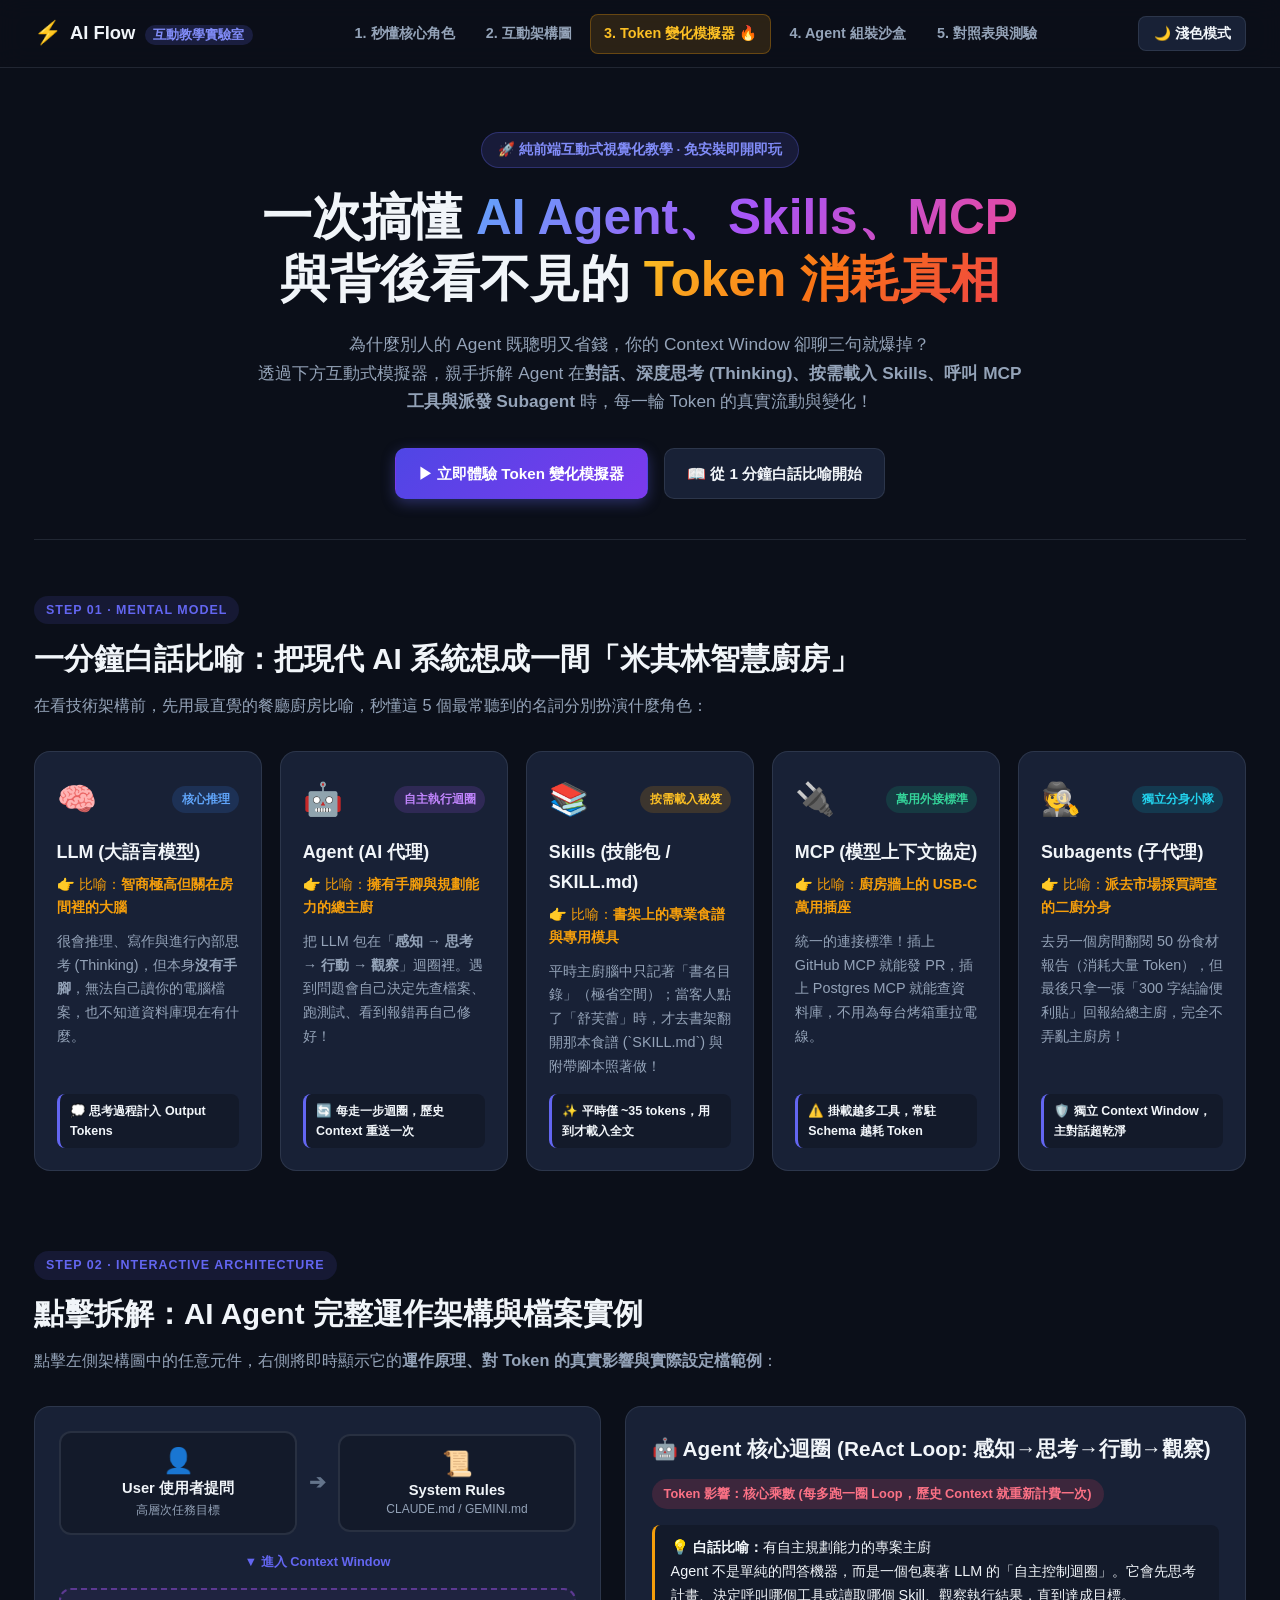
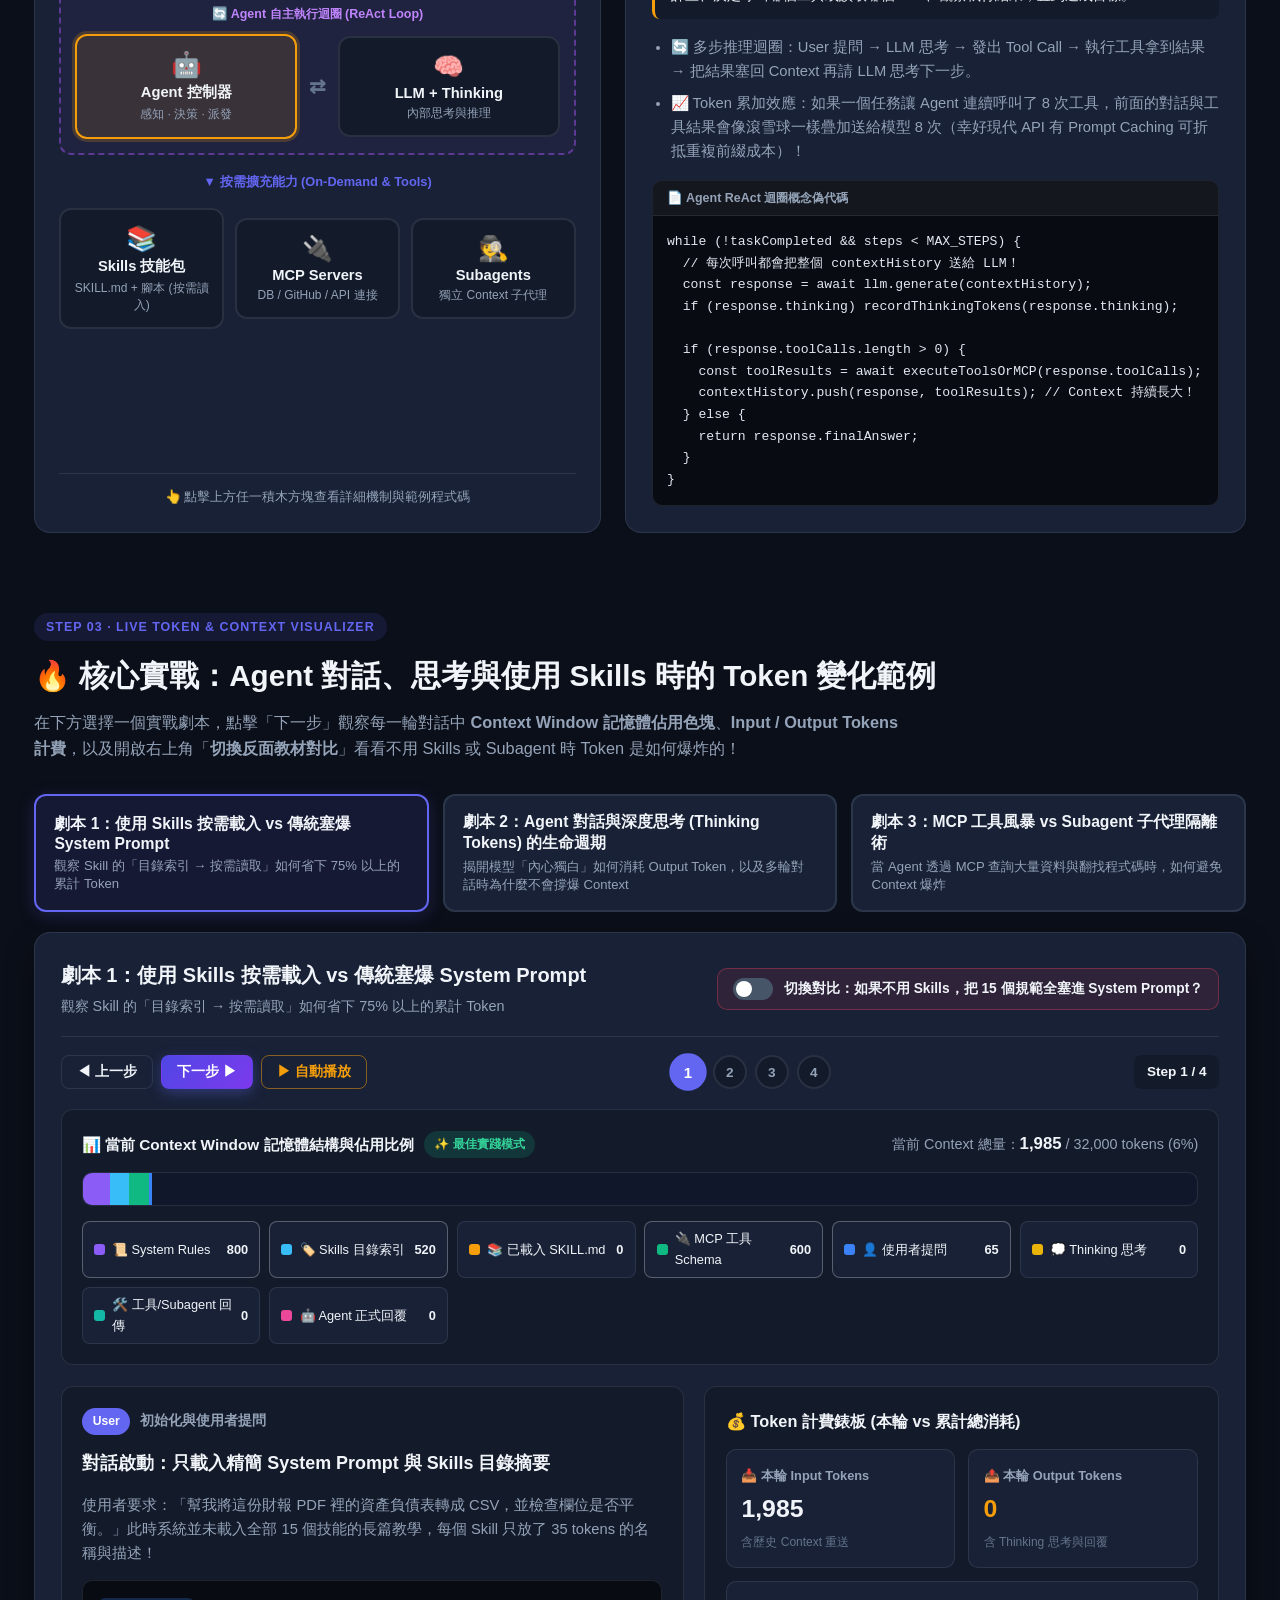
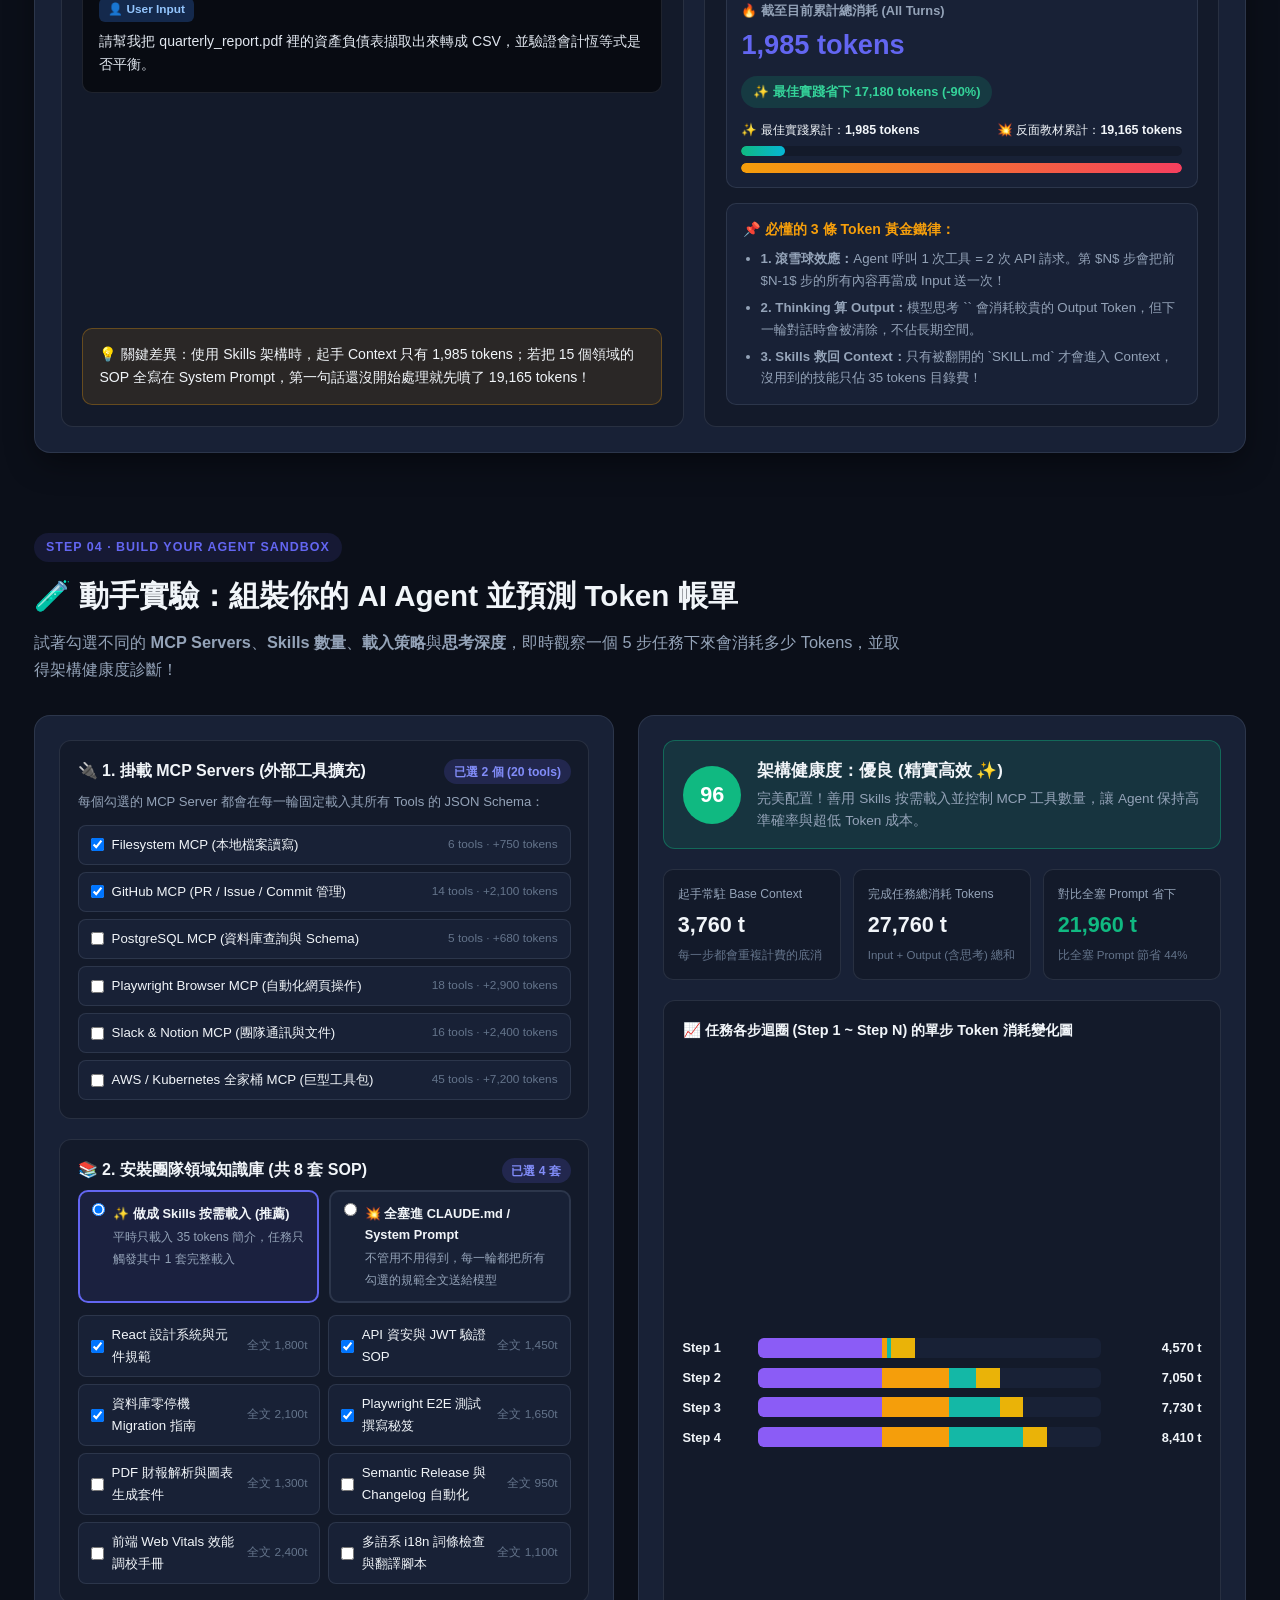
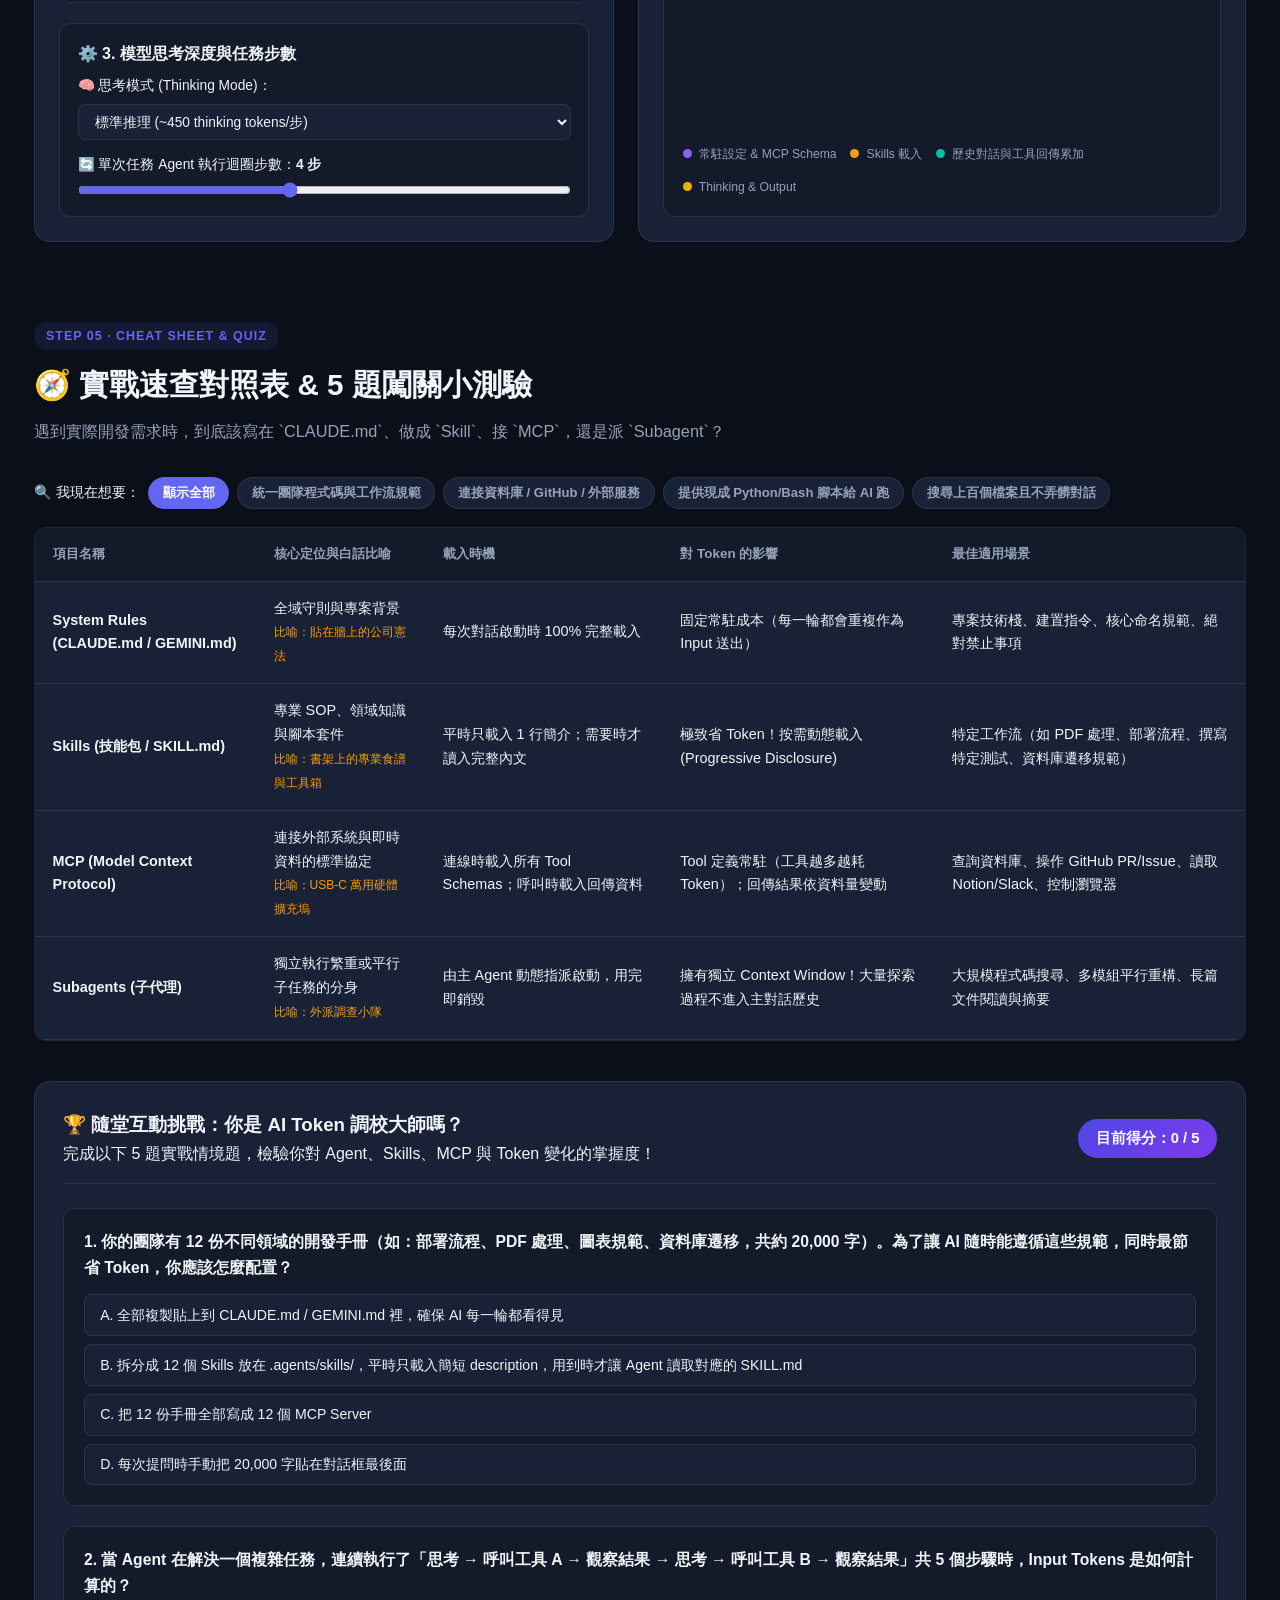
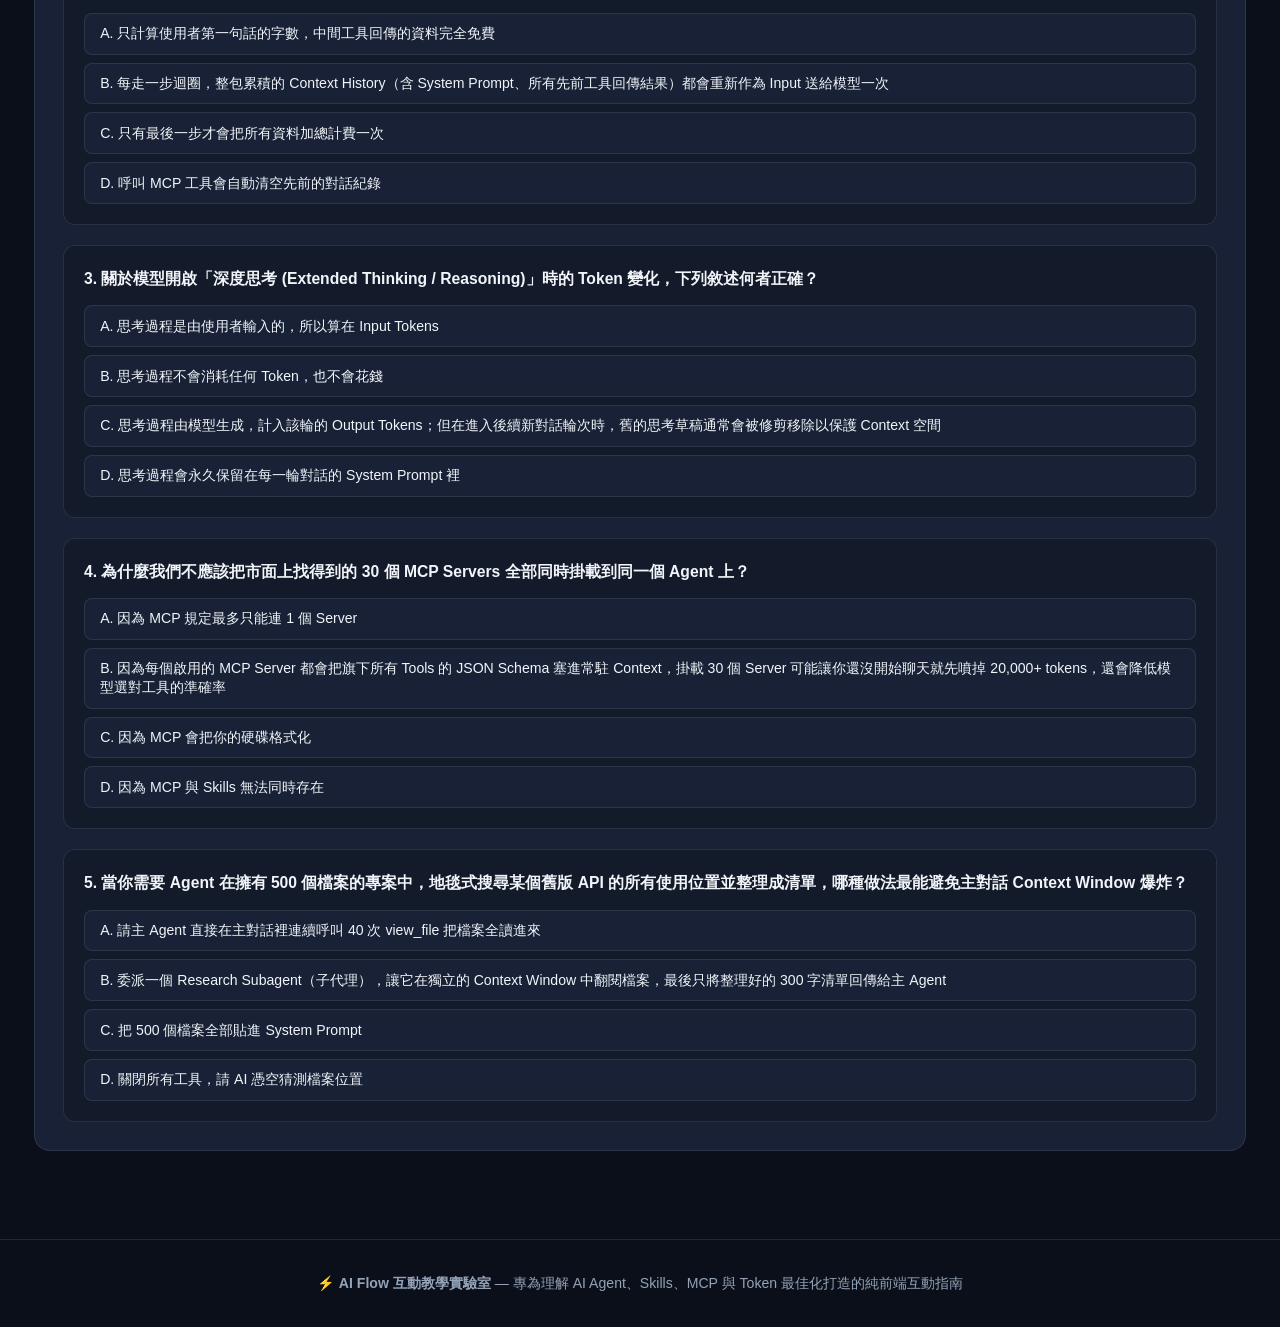
<file: aiflow/index.html>
<!DOCTYPE html>
<html lang="zh-Hant" data-theme="dark">
<head>
  <meta charset="UTF-8" />
  <meta name="viewport" content="width=device-width, initial-scale=1.0" />
  <title>AI Agent 實戰全圖解：Skills、MCP、思考與 Token 變化互動實驗室</title>
  <link rel="stylesheet" href="styles.css" />
</head>
<body>
  <!-- 頂部導覽列 -->
  <header class="navbar">
    <div class="nav-container">
      <a href="#hero" class="brand">
        <span class="brand-icon">⚡</span>
        <span class="brand-text">AI Flow <span class="brand-sub">互動教學實驗室</span></span>
      </a>
      <nav class="nav-links">
        <a href="#concepts" class="nav-link">1. 秒懂核心角色</a>
        <a href="#architecture" class="nav-link">2. 互動架構圖</a>
        <a href="#token-simulator" class="nav-link highlight-link">3. Token 變化模擬器 🔥</a>
        <a href="#sandbox" class="nav-link">4. Agent 組裝沙盒</a>
        <a href="#comparison" class="nav-link">5. 對照表與測驗</a>
      </nav>
      <button id="themeToggle" class="theme-btn" aria-label="切換深淺色主題" title="切換深色/淺色模式">
        🌙 淺色模式
      </button>
    </div>
  </header>

  <main class="main-container">
    <!-- Hero 區塊 -->
    <section id="hero" class="hero-section">
      <div class="hero-badge">🚀 純前端互動式視覺化教學 · 免安裝即開即玩</div>
      <h1 class="hero-title">
        一次搞懂 <span class="gradient-text">AI Agent、Skills、MCP</span><br />
        與背後看不見的 <span class="gradient-text-amber">Token 消耗真相</span>
      </h1>
      <p class="hero-desc">
        為什麼別人的 Agent 既聰明又省錢，你的 Context Window 卻聊三句就爆掉？<br />
        透過下方互動式模擬器，親手拆解 Agent 在<strong>對話、深度思考 (Thinking)、按需載入 Skills、呼叫 MCP 工具與派發 Subagent</strong> 時，每一輪 Token 的真實流動與變化！
      </p>
      <div class="hero-actions">
        <a href="#token-simulator" class="btn btn-primary">▶ 立即體驗 Token 變化模擬器</a>
        <a href="#concepts" class="btn btn-secondary">📖 從 1 分鐘白話比喻開始</a>
      </div>
    </section>

    <!-- Section 1: 1 分鐘白話角色卡 -->
    <section id="concepts" class="section-block">
      <div class="section-header">
        <span class="section-step">STEP 01 · MENTAL MODEL</span>
        <h2>一分鐘白話比喻：把現代 AI 系統想成一間「米其林智慧廚房」</h2>
        <p>在看技術架構前，先用最直覺的餐廳廚房比喻，秒懂這 5 個最常聽到的名詞分別扮演什麼角色：</p>
      </div>

      <div class="metaphor-grid">
        <div class="metaphor-card" data-jump-arch="llm">
          <div class="card-top">
            <span class="card-emoji">🧠</span>
            <span class="card-tag tag-blue">核心推理</span>
          </div>
          <h3>LLM (大語言模型)</h3>
          <p class="metaphor-role">👉 比喻：<strong>智商極高但關在房間裡的大腦</strong></p>
          <p class="card-desc">
            很會推理、寫作與進行內部思考 (Thinking)，但本身<strong>沒有手腳</strong>，無法自己讀你的電腦檔案，也不知道資料庫現在有什麼。
          </p>
          <div class="token-mini-badge">💭 思考過程計入 Output Tokens</div>
        </div>

        <div class="metaphor-card" data-jump-arch="agent">
          <div class="card-top">
            <span class="card-emoji">🤖</span>
            <span class="card-tag tag-purple">自主執行迴圈</span>
          </div>
          <h3>Agent (AI 代理)</h3>
          <p class="metaphor-role">👉 比喻：<strong>擁有手腳與規劃能力的總主廚</strong></p>
          <p class="card-desc">
            把 LLM 包在「<strong>感知 → 思考 → 行動 → 觀察</strong>」迴圈裡。遇到問題會自己決定先查檔案、跑測試、看到報錯再自己修好！
          </p>
          <div class="token-mini-badge">🔄 每走一步迴圈，歷史 Context 重送一次</div>
        </div>

        <div class="metaphor-card" data-jump-arch="skills">
          <div class="card-top">
            <span class="card-emoji">📚</span>
            <span class="card-tag tag-amber">按需載入秘笈</span>
          </div>
          <h3>Skills (技能包 / SKILL.md)</h3>
          <p class="metaphor-role">👉 比喻：<strong>書架上的專業食譜與專用模具</strong></p>
          <p class="card-desc">
            平時主廚腦中只記著「書名目錄」（極省空間）；當客人點了「舒芙蕾」時，才去書架翻開那本食譜 (`SKILL.md`) 與附帶腳本照著做！
          </p>
          <div class="token-mini-badge">✨ 平時僅 ~35 tokens，用到才載入全文</div>
        </div>

        <div class="metaphor-card" data-jump-arch="mcp">
          <div class="card-top">
            <span class="card-emoji">🔌</span>
            <span class="card-tag tag-green">萬用外接標準</span>
          </div>
          <h3>MCP (模型上下文協定)</h3>
          <p class="metaphor-role">👉 比喻：<strong>廚房牆上的 USB-C 萬用插座</strong></p>
          <p class="card-desc">
            統一的連接標準！插上 GitHub MCP 就能發 PR，插上 Postgres MCP 就能查資料庫，不用為每台烤箱重拉電線。
          </p>
          <div class="token-mini-badge">⚠️ 掛載越多工具，常駐 Schema 越耗 Token</div>
        </div>

        <div class="metaphor-card" data-jump-arch="subagent">
          <div class="card-top">
            <span class="card-emoji">🕵️</span>
            <span class="card-tag tag-cyan">獨立分身小隊</span>
          </div>
          <h3>Subagents (子代理)</h3>
          <p class="metaphor-role">👉 比喻：<strong>派去市場採買調查的二廚分身</strong></p>
          <p class="card-desc">
            去另一個房間翻閱 50 份食材報告（消耗大量 Token），但最後只拿一張「300 字結論便利貼」回報給總主廚，完全不弄亂主廚房！
          </p>
          <div class="token-mini-badge">🛡️ 獨立 Context Window，主對話超乾淨</div>
        </div>
      </div>
    </section>

    <!-- Section 2: 互動式架構圖 -->
    <section id="architecture" class="section-block">
      <div class="section-header">
        <span class="section-step">STEP 02 · INTERACTIVE ARCHITECTURE</span>
        <h2>點擊拆解：AI Agent 完整運作架構與檔案實例</h2>
        <p>點擊左側架構圖中的任意元件，右側將即時顯示它的<strong>運作原理、對 Token 的真實影響與實際設定檔範例</strong>：</p>
      </div>

      <div class="arch-layout">
        <!-- 左側：互動架構圖 -->
        <div class="arch-diagram-panel">
          <div class="arch-diagram">
            <div class="arch-row">
              <button class="arch-node" data-node="user">
                <span class="node-icon">👤</span>
                <span class="node-name">User 使用者提問</span>
                <span class="node-sub">高層次任務目標</span>
              </button>
              <div class="arch-arrow">➔</div>
              <button class="arch-node" data-node="system">
                <span class="node-icon">📜</span>
                <span class="node-name">System Rules</span>
                <span class="node-sub">CLAUDE.md / GEMINI.md</span>
              </button>
            </div>

            <div class="arch-vertical-connector">▼ 進入 Context Window</div>

            <!-- Agent 核心框 -->
            <div class="arch-agent-box">
              <div class="agent-box-label">🔄 Agent 自主執行迴圈 (ReAct Loop)</div>
              <div class="arch-row">
                <button class="arch-node active" data-node="agent">
                  <span class="node-icon">🤖</span>
                  <span class="node-name">Agent 控制器</span>
                  <span class="node-sub">感知 · 決策 · 派發</span>
                </button>
                <div class="arch-arrow">⇄</div>
                <button class="arch-node" data-node="llm">
                  <span class="node-icon">🧠</span>
                  <span class="node-name">LLM + Thinking</span>
                  <span class="node-sub">內部思考與推理</span>
                </button>
              </div>
            </div>

            <div class="arch-vertical-connector">▼ 按需擴充能力 (On-Demand & Tools)</div>

            <div class="arch-row arch-extensions">
              <button class="arch-node node-skill" data-node="skills">
                <span class="node-icon">📚</span>
                <span class="node-name">Skills 技能包</span>
                <span class="node-sub">SKILL.md + 腳本 (按需讀入)</span>
              </button>
              <button class="arch-node node-mcp" data-node="mcp">
                <span class="node-icon">🔌</span>
                <span class="node-name">MCP Servers</span>
                <span class="node-sub">DB / GitHub / API 連接</span>
              </button>
              <button class="arch-node node-subagent" data-node="subagent">
                <span class="node-icon">🕵️</span>
                <span class="node-name">Subagents</span>
                <span class="node-sub">獨立 Context 子代理</span>
              </button>
            </div>
          </div>
          <div class="arch-hint">👆 點擊上方任一積木方塊查看詳細機制與範例程式碼</div>
        </div>

        <!-- 右側：節點詳情面板 -->
        <div class="arch-detail-panel" id="archDetailPanel">
          <!-- 由 app.js 動態渲染 -->
        </div>
      </div>
    </section>

    <!-- Section 3: 核心重頭戲 — Agent 對話、思考、Skills 與 MCP 的 Token 變化模擬器 -->
    <section id="token-simulator" class="section-block highlight-section">
      <div class="section-header">
        <span class="section-step">STEP 03 · LIVE TOKEN & CONTEXT VISUALIZER</span>
        <h2>🔥 核心實戰：Agent 對話、思考與使用 Skills 時的 Token 變化範例</h2>
        <p>
          在下方選擇一個實戰劇本，點擊「下一步」觀察每一輪對話中 <strong>Context Window 記憶體佔用色塊</strong>、<strong>Input / Output Tokens 計費</strong>，以及開啟右上角「<strong>切換反面教材對比</strong>」看看不用 Skills 或 Subagent 時 Token 是如何爆炸的！
        </p>
      </div>

      <!-- 劇本選擇 Tabs -->
      <div class="scenario-tabs" id="scenarioTabs">
        <!-- 由 app.js 動態生成 -->
      </div>

      <!-- 模擬器主控台 -->
      <div class="simulator-workspace">
        <!-- 頂部控制列：劇本標題 + 對比模式切換 -->
        <div class="sim-topbar">
          <div>
            <h3 id="simTitle" class="sim-title">載入中...</h3>
            <p id="simSubtitle" class="sim-subtitle"></p>
          </div>
          <div id="comparisonToggleWrapper" class="comparison-toggle-box">
            <label class="switch-label">
              <input type="checkbox" id="comparisonModeToggle" />
              <span class="switch-slider"></span>
              <span id="comparisonToggleText" class="switch-text">切換對比模式</span>
            </label>
          </div>
        </div>

        <!-- 步驟時間軸與按鈕 -->
        <div class="sim-controls-bar">
          <div class="step-buttons">
            <button id="prevStepBtn" class="btn btn-sm btn-secondary">◀ 上一步</button>
            <button id="nextStepBtn" class="btn btn-sm btn-primary">下一步 ▶</button>
            <button id="autoPlayBtn" class="btn btn-sm btn-outline">▶ 自動播放</button>
          </div>
          <div class="step-indicators" id="stepIndicators">
            <!-- 步驟圓點 -->
          </div>
          <div class="step-counter-badge" id="stepCounterBadge">Step 1 / 4</div>
        </div>

        <!-- Context Window 視覺化長條圖 -->
        <div class="context-meter-card">
          <div class="meter-header">
            <div class="meter-title-group">
              <span class="meter-title">📊 當前 Context Window 記憶體結構與佔用比例</span>
              <span id="modeStatusPill" class="mode-pill pill-good">✨ 最佳實踐模式</span>
            </div>
            <div class="meter-usage-numbers">
              當前 Context 總量：<strong id="currentContextTotal">0</strong> / <span id="contextLimitSpan">32,000</span> tokens
              (<span id="contextUsagePercent">0%</span>)
            </div>
          </div>

          <!-- 堆疊色塊條 -->
          <div class="stacked-bar-container" id="stackedBarContainer">
            <!-- 各色塊由 JS 動態改變寬度 -->
          </div>

          <!-- 圖例與即時數值 -->
          <div class="segment-legend" id="segmentLegend">
            <!-- 由 JS 渲染每個區塊的名稱與 token 數 -->
          </div>
        </div>

        <!-- 雙欄：左側對話與思考過程 / 右側本輪與累計 Token 儀表板 -->
        <div class="sim-split-grid">
          <!-- 左側：當前步驟詳情與模擬終端機 -->
          <div class="sim-step-detail-card">
            <div class="step-phase-header">
              <span id="stepActorBadge" class="actor-badge">User</span>
              <span id="stepPhaseName" class="phase-name">階段名稱</span>
            </div>
            <h4 id="stepDetailTitle" class="step-detail-title">步驟標題</h4>
            <p id="stepDetailDesc" class="step-detail-desc">步驟說明</p>

            <!-- 對話 / Thinking / Tool Call 模擬氣泡 -->
            <div id="simChatBubble" class="sim-chat-bubble">
              <!-- 動態渲染 -->
            </div>

            <!-- 關鍵洞察提示框 -->
            <div class="sim-insight-box" id="simInsightBox">
              <!-- 動態渲染 -->
            </div>
          </div>

          <!-- 右側：Token 帳單與滾雪球效應儀表板 -->
          <div class="sim-metrics-card">
            <h4 class="metrics-card-title">💰 Token 計費錶板 (本輪 vs 累計總消耗)</h4>
            
            <div class="metrics-grid">
              <div class="metric-box">
                <span class="metric-label">📥 本輪 Input Tokens</span>
                <span class="metric-value" id="turnInputVal">0</span>
                <span class="metric-note">含歷史 Context 重送</span>
              </div>
              <div class="metric-box">
                <span class="metric-label">📤 本輪 Output Tokens</span>
                <span class="metric-value text-amber" id="turnOutputVal">0</span>
                <span class="metric-note">含 Thinking 思考與回覆</span>
              </div>
              <div class="metric-box metric-box-wide">
                <div class="cumulative-row">
                  <div>
                    <span class="metric-label">🔥 截至目前累計總消耗 (All Turns)</span>
                    <div class="metric-value-lg" id="cumulativeTotalVal">0 tokens</div>
                  </div>
                  <div id="savingsComparisonBadge" class="savings-badge">
                    <!-- 對比省下多少 % -->
                  </div>
                </div>
                <div class="cumulative-progress-wrap">
                  <div class="cumulative-bar-label">
                    <span>✨ 最佳實踐累計：<strong id="bestPracticeCumVal">0</strong></span>
                    <span id="altPracticeCumLabel">💥 反面教材累計：<strong id="altPracticeCumVal">0</strong></span>
                  </div>
                  <div class="dual-bars">
                    <div class="dual-bar-track">
                      <div id="bestCumBar" class="dual-bar-fill fill-good" style="width: 15%"></div>
                    </div>
                    <div class="dual-bar-track" id="altCumTrack">
                      <div id="altCumBar" class="dual-bar-fill fill-bad" style="width: 80%"></div>
                    </div>
                  </div>
                </div>
              </div>
            </div>

            <!-- 為什麼 Agent 特別吃 Token？小百科 -->
            <div class="token-rule-mini-card">
              <h5>📌 必懂的 3 條 Token 黃金鐵律：</h5>
              <ul>
                <li><strong>1. 滾雪球效應：</strong>Agent 呼叫 1 次工具 = 2 次 API 請求。第 $N$ 步會把前 $N-1$ 步的所有內容再當成 Input 送一次！</li>
                <li><strong>2. Thinking 算 Output：</strong>模型思考 `<thought>` 會消耗較貴的 Output Token，但下一輪對話時會被清除，不佔長期空間。</li>
                <li><strong>3. Skills 救回 Context：</strong>只有被翻開的 `SKILL.md` 才會進入 Context，沒用到的技能只佔 35 tokens 目錄費！</li>
              </ul>
            </div>
          </div>
        </div>
      </div>
    </section>

    <!-- Section 4: 動手組裝你的 AI Agent 實驗室 (Sandbox Calculator) -->
    <section id="sandbox" class="section-block">
      <div class="section-header">
        <span class="section-step">STEP 04 · BUILD YOUR AGENT SANDBOX</span>
        <h2>🧪 動手實驗：組裝你的 AI Agent 並預測 Token 帳單</h2>
        <p>
          試著勾選不同的 <strong>MCP Servers</strong>、<strong>Skills 數量</strong>、<strong>載入策略</strong>與<strong>思考深度</strong>，即時觀察一個 5 步任務下來會消耗多少 Tokens，並取得架構健康度診斷！
        </p>
      </div>

      <div class="sandbox-grid">
        <!-- 左側：組裝控制面板 -->
        <div class="sandbox-controls-card">
          <div class="control-group">
            <div class="control-group-header">
              <h4>🔌 1. 掛載 MCP Servers (外部工具擴充)</h4>
              <span class="control-badge" id="mcpSelectedSummary">已選 2 個</span>
            </div>
            <p class="control-hint">每個勾選的 MCP Server 都會在每一輪固定載入其所有 Tools 的 JSON Schema：</p>
            <div class="checkbox-list" id="sandboxMcpList">
              <!-- 由 JS 渲染 -->
            </div>
          </div>

          <div class="control-group">
            <div class="control-group-header">
              <h4>📚 2. 安裝團隊領域知識庫 (共 8 套 SOP)</h4>
              <span class="control-badge" id="skillsSelectedSummary">已選 4 套</span>
            </div>
            <div class="strategy-radio-group">
              <label class="radio-card active" id="strategySkillCard">
                <input type="radio" name="skillStrategy" value="skills" checked />
                <div>
                  <strong>✨ 做成 Skills 按需載入 (推薦)</strong>
                  <span>平時只載入 35 tokens 簡介，任務只觸發其中 1 套完整載入</span>
                </div>
              </label>
              <label class="radio-card" id="strategyPromptCard">
                <input type="radio" name="skillStrategy" value="prompt" />
                <div>
                  <strong>💥 全塞進 CLAUDE.md / System Prompt</strong>
                  <span>不管用不用得到，每一輪都把所有勾選的規範全文送給模型</span>
                </div>
              </label>
            </div>
            <div class="checkbox-list compact-grid" id="sandboxSkillsList">
              <!-- 由 JS 渲染 -->
            </div>
          </div>

          <div class="control-group">
            <div class="control-group-header">
              <h4>⚙️ 3. 模型思考深度與任務步數</h4>
            </div>
            <div class="sliders-row">
              <div class="slider-item">
                <label for="thinkingDepthSelect">🧠 思考模式 (Thinking Mode)：</label>
                <select id="thinkingDepthSelect" class="custom-select">
                  <option value="0">關閉思考 (0 thinking tokens/步)</option>
                  <option value="450" selected>標準推理 (~450 thinking tokens/步)</option>
                  <option value="1800">深度推理 Extended Thinking (~1,800 tokens/步)</option>
                </select>
              </div>
              <div class="slider-item">
                <label for="loopStepsRange">
                  🔄 單次任務 Agent 執行迴圈步數：<strong id="loopStepsVal">4 步</strong>
                </label>
                <input type="range" id="loopStepsRange" min="1" max="8" value="4" />
              </div>
            </div>
          </div>
        </div>

        <!-- 右側：即時運算結果與健康度診斷 -->
        <div class="sandbox-result-card">
          <div class="health-score-banner" id="healthScoreBanner">
            <div class="score-circle" id="healthScoreCircle">92</div>
            <div class="score-text-wrap">
              <h4 id="healthTitle">架構健康度：優良 (精實高效)</h4>
              <p id="healthAdvice">你的 MCP 工具數量適中，且善用 Skills 按需載入，Context 空間非常充裕！</p>
            </div>
          </div>

          <div class="sandbox-kpi-row">
            <div class="kpi-item">
              <span class="kpi-label">起手常駐 Base Context</span>
              <strong class="kpi-num" id="sbBaseTokens">0</strong>
              <span class="kpi-sub">每一步都會重複計費的底消</span>
            </div>
            <div class="kpi-item">
              <span class="kpi-label">完成任務總消耗 Tokens</span>
              <strong class="kpi-num text-gradient" id="sbTotalTaskTokens">0</strong>
              <span class="kpi-sub">Input + Output (含思考) 總和</span>
            </div>
            <div class="kpi-item">
              <span class="kpi-label">對比全塞 Prompt 省下</span>
              <strong class="kpi-num text-green" id="sbSavedTokens">0</strong>
              <span class="kpi-sub" id="sbSavedPercent">節省 0%</span>
            </div>
          </div>

          <!-- 每一步的 Token 堆疊變化長條圖 -->
          <div class="turn-chart-box">
            <h5>📈 任務各步迴圈 (Step 1 ~ Step N) 的單步 Token 消耗變化圖</h5>
            <div class="turn-bars-wrapper" id="sandboxTurnBars">
              <!-- 由 JS 渲染每一步的直立或橫向柱狀圖 -->
            </div>
            <div class="chart-legend-mini">
              <span><i class="dot dot-purple"></i> 常駐設定 & MCP Schema</span>
              <span><i class="dot dot-amber"></i> Skills 載入</span>
              <span><i class="dot dot-green"></i> 歷史對話與工具回傳累加</span>
              <span><i class="dot dot-yellow"></i> Thinking & Output</span>
            </div>
          </div>
        </div>
      </div>
    </section>

    <!-- Section 5: 終極對照表與隨堂測驗 -->
    <section id="comparison" class="section-block">
      <div class="section-header">
        <span class="section-step">STEP 05 · CHEAT SHEET & QUIZ</span>
        <h2>🧭 實戰速查對照表 & 5 題闖關小測驗</h2>
        <p>遇到實際開發需求時，到底該寫在 `CLAUDE.md`、做成 `Skill`、接 `MCP`，還是派 `Subagent`？</p>
      </div>

      <!-- 情境篩選器 -->
      <div class="filter-bar">
        <span>🔍 我現在想要：</span>
        <button class="filter-chip active" data-filter="all">顯示全部</button>
        <button class="filter-chip" data-filter="style">統一團隊程式碼與工作流規範</button>
        <button class="filter-chip" data-filter="external">連接資料庫 / GitHub / 外部服務</button>
        <button class="filter-chip" data-filter="script">提供現成 Python/Bash 腳本給 AI 跑</button>
        <button class="filter-chip" data-filter="search">搜尋上百個檔案且不弄髒對話</button>
      </div>

      <div class="table-responsive">
        <table class="comparison-table">
          <thead>
            <tr>
              <th>項目名稱</th>
              <th>核心定位與白話比喻</th>
              <th>載入時機</th>
              <th>對 Token 的影響</th>
              <th>最佳適用場景</th>
            </tr>
          </thead>
          <tbody id="comparisonTableBody">
            <!-- 由 JS 渲染 -->
          </tbody>
        </table>
      </div>

      <!-- 互動小測驗 -->
      <div class="quiz-container">
        <div class="quiz-header">
          <div>
            <h3>🏆 隨堂互動挑戰：你是 AI Token 調校大師嗎？</h3>
            <p>完成以下 5 題實戰情境題，檢驗你對 Agent、Skills、MCP 與 Token 變化的掌握度！</p>
          </div>
          <div class="quiz-score-pill" id="quizScorePill">目前得分：0 / 5</div>
        </div>
        <div id="quizList" class="quiz-list">
          <!-- 由 JS 渲染 -->
        </div>
      </div>
    </section>
  </main>

  <footer class="footer">
    <div class="footer-inner">
      <p>⚡ <strong>AI Flow 互動教學實驗室</strong> — 專為理解 AI Agent、Skills、MCP 與 Token 最佳化打造的純前端互動指南</p>
    </div>
  </footer>

  <script src="data.js"></script>
  <script src="app.js"></script>
</body>
</html>
</file>
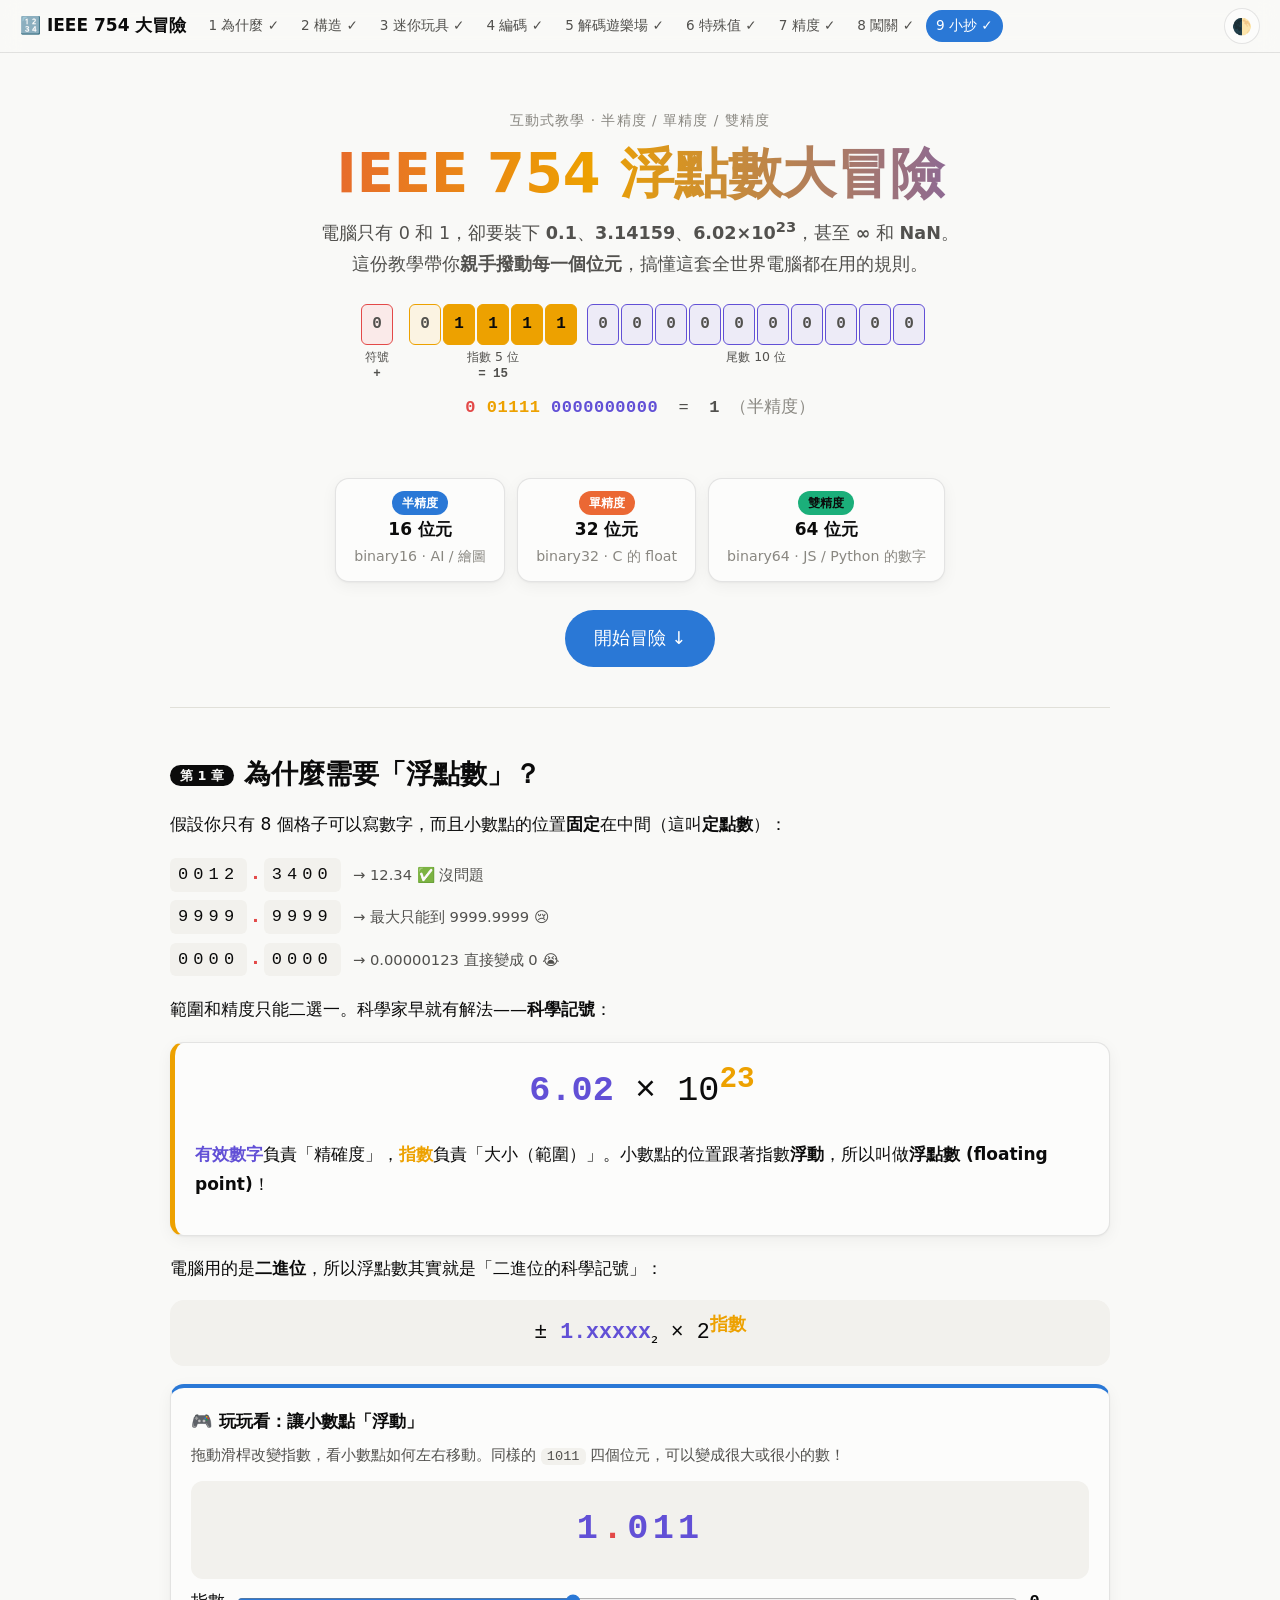
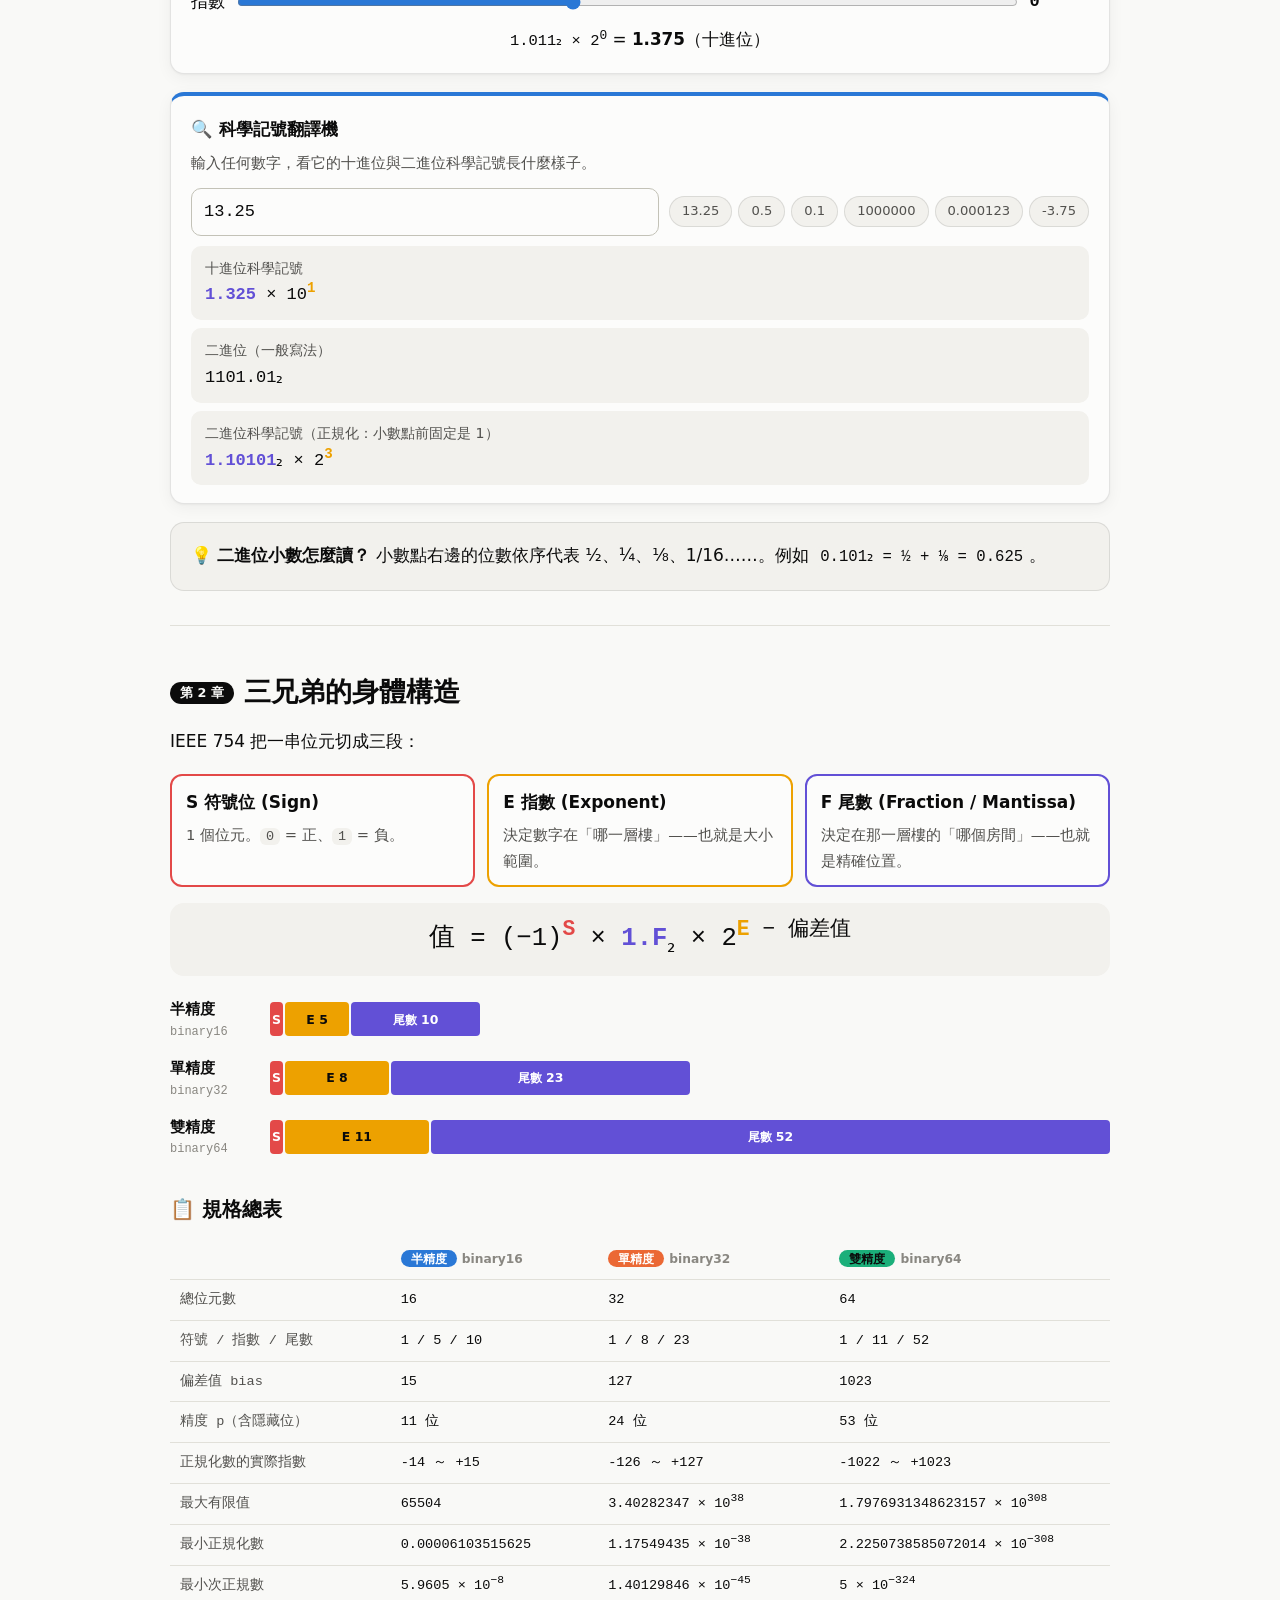
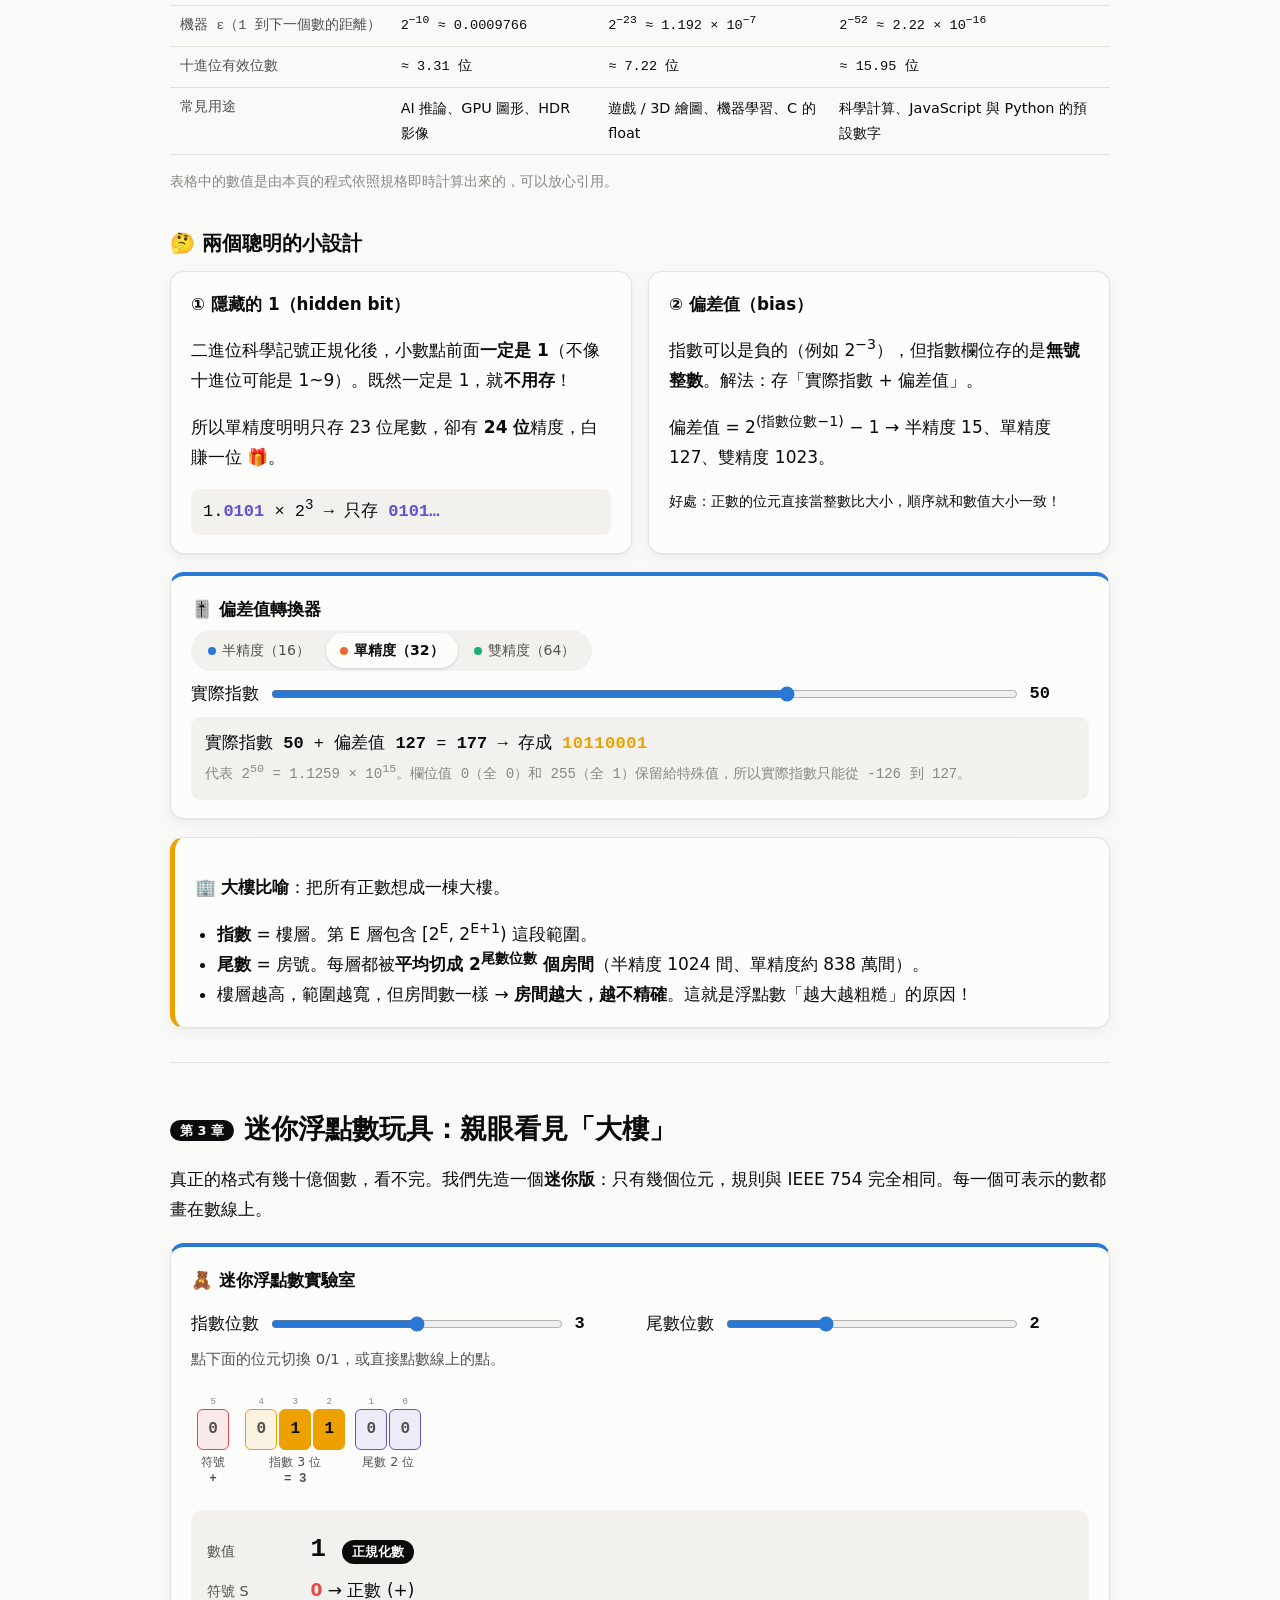
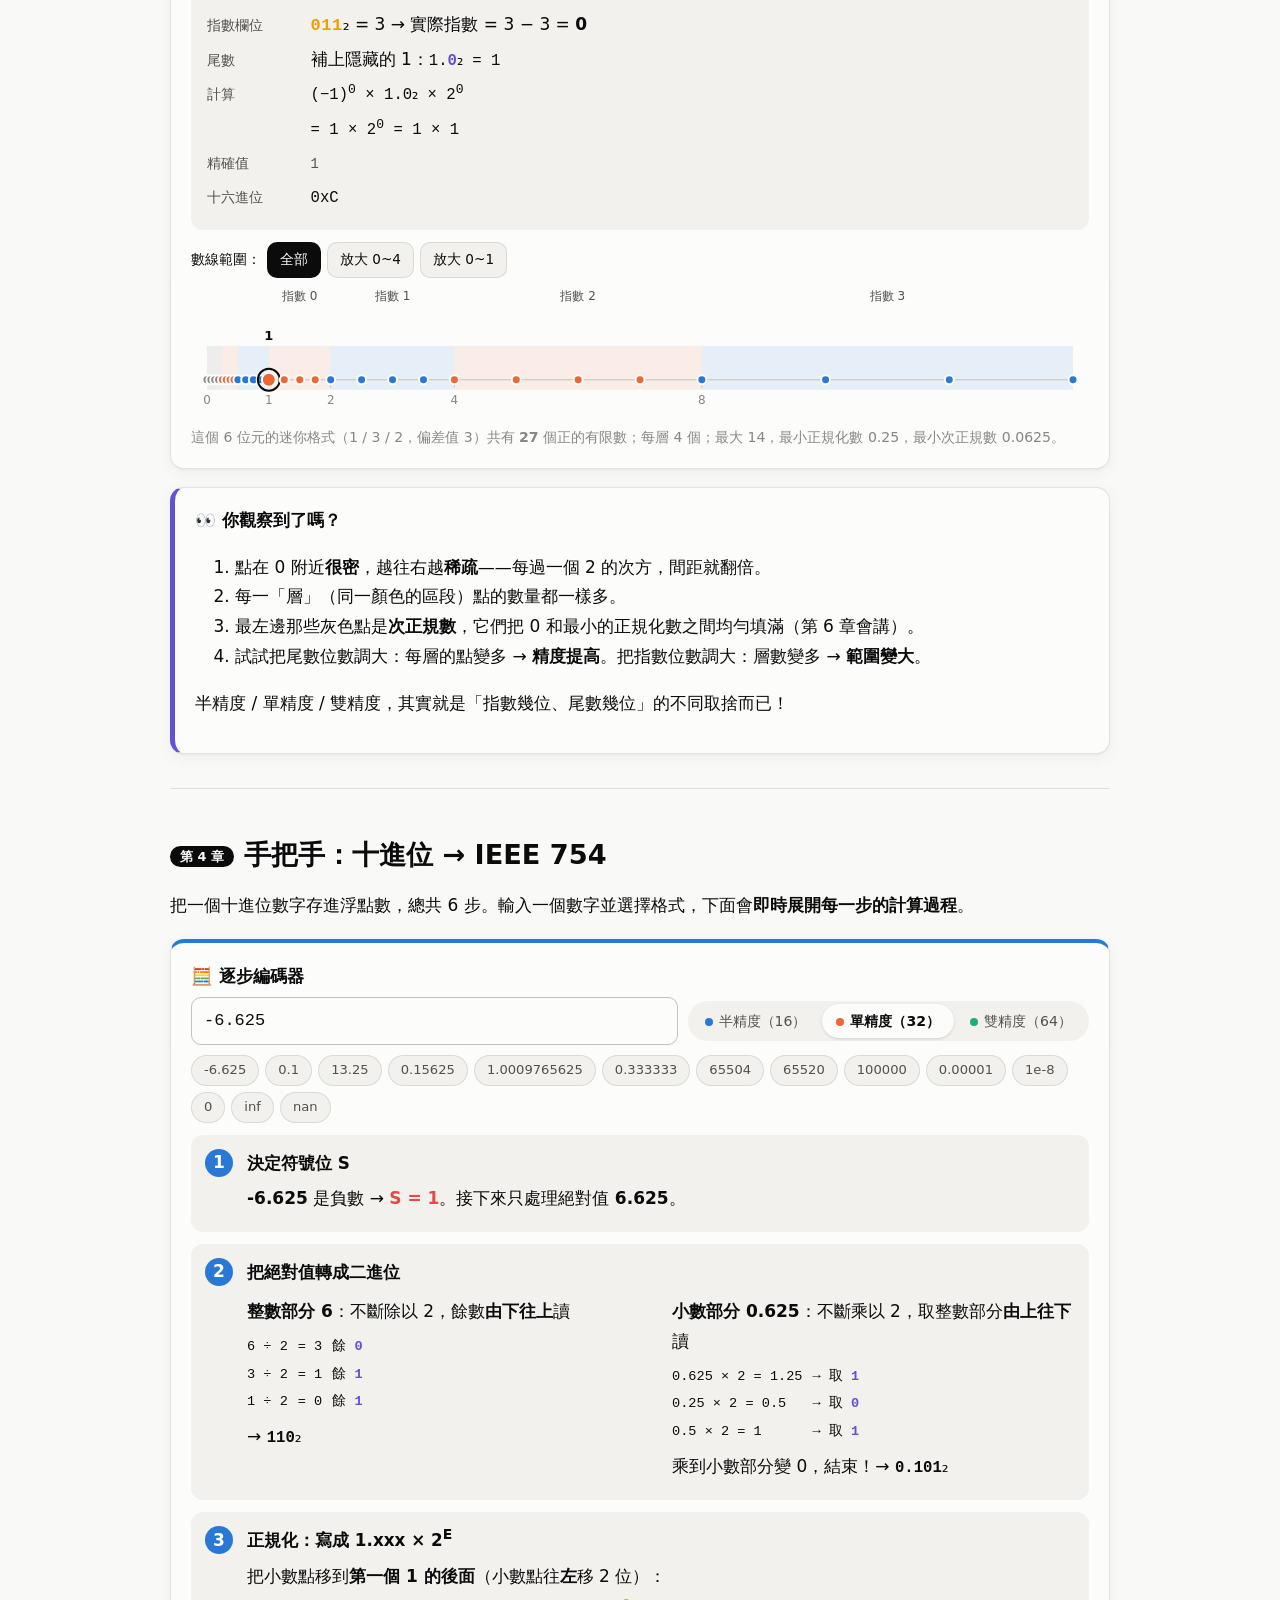
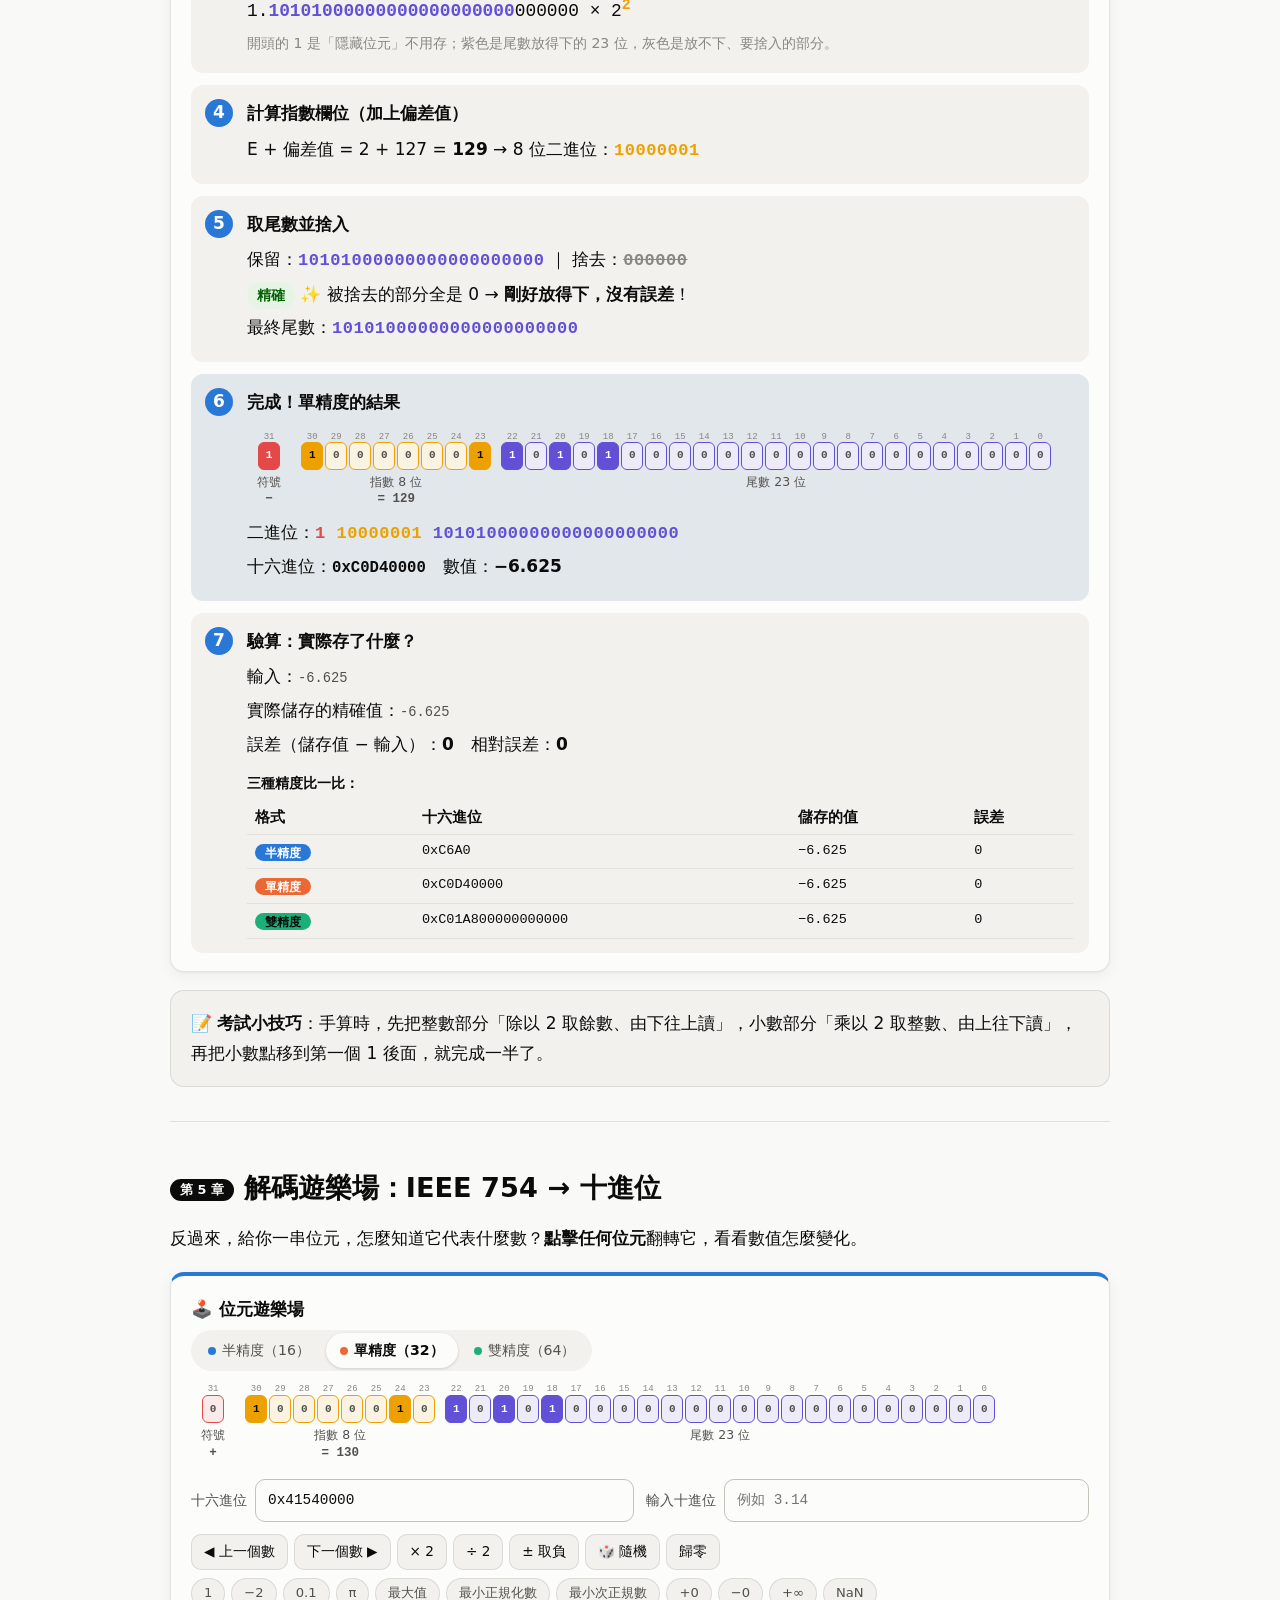
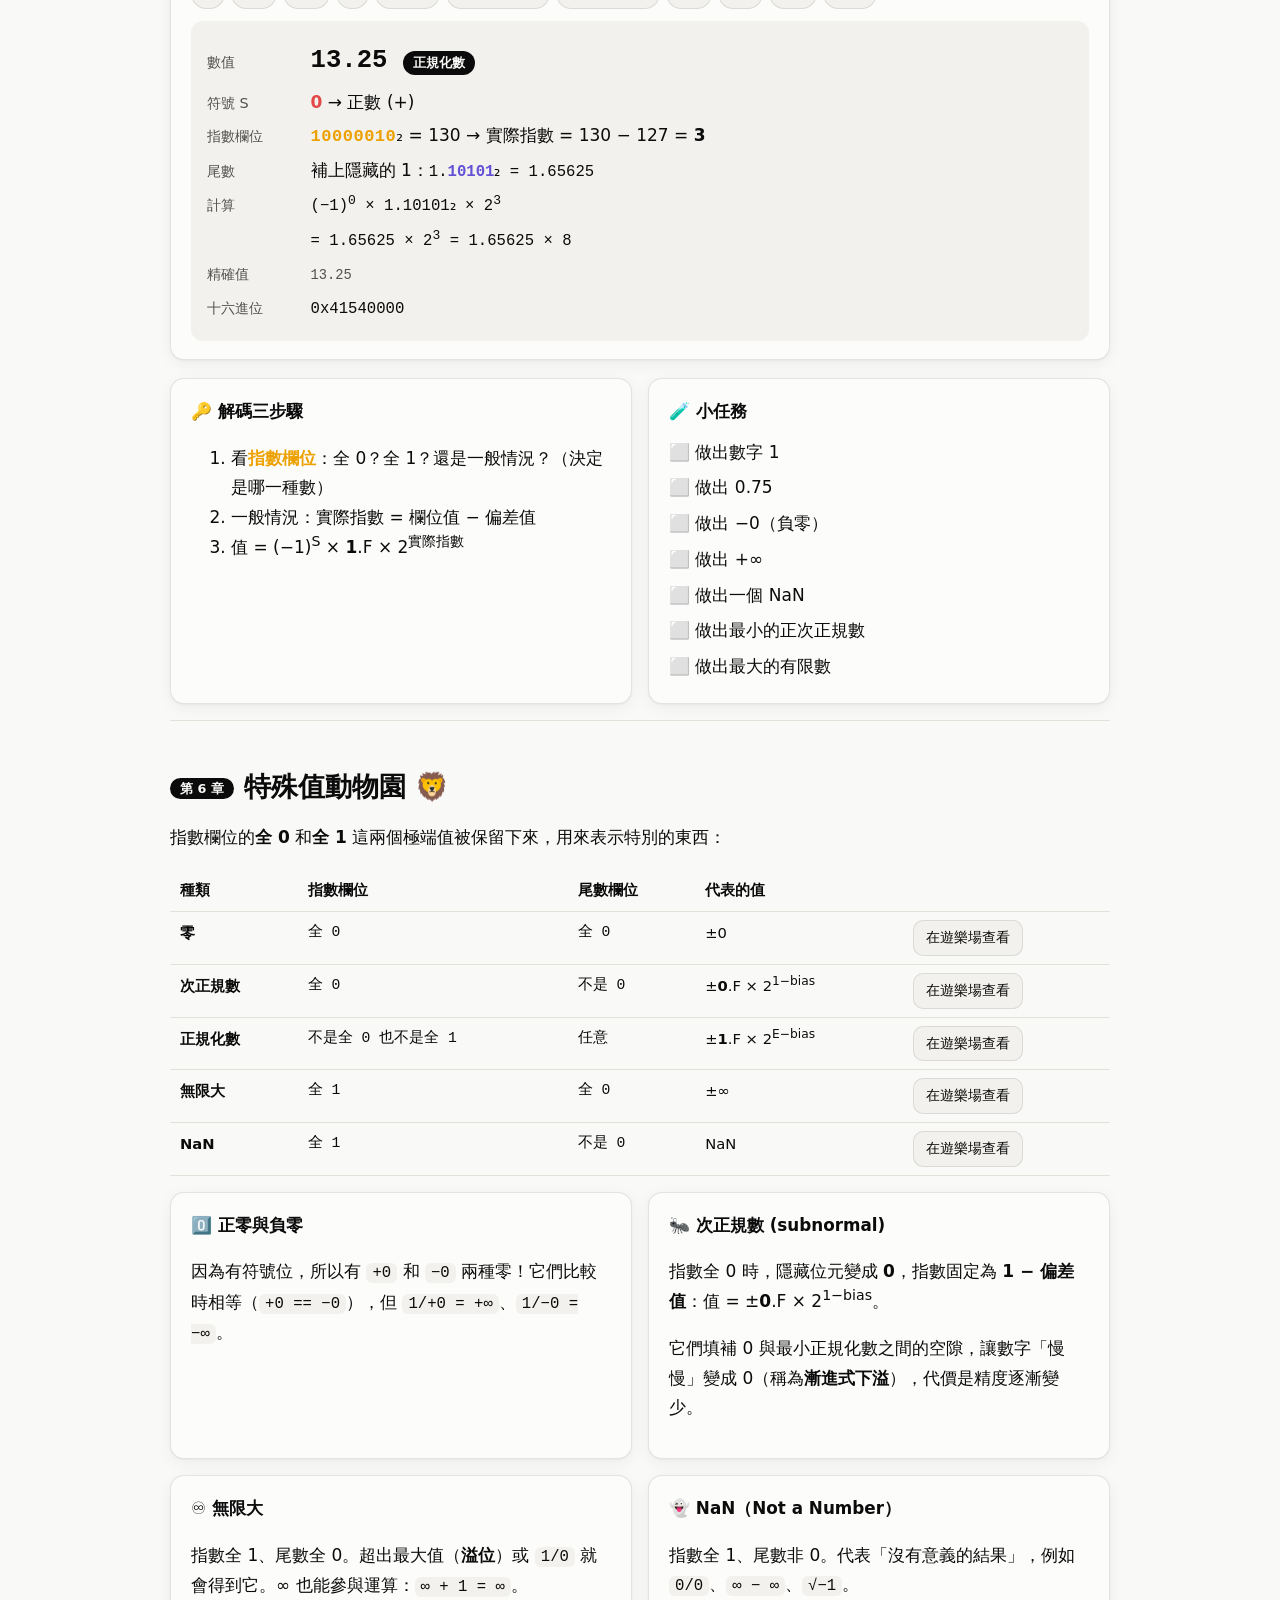
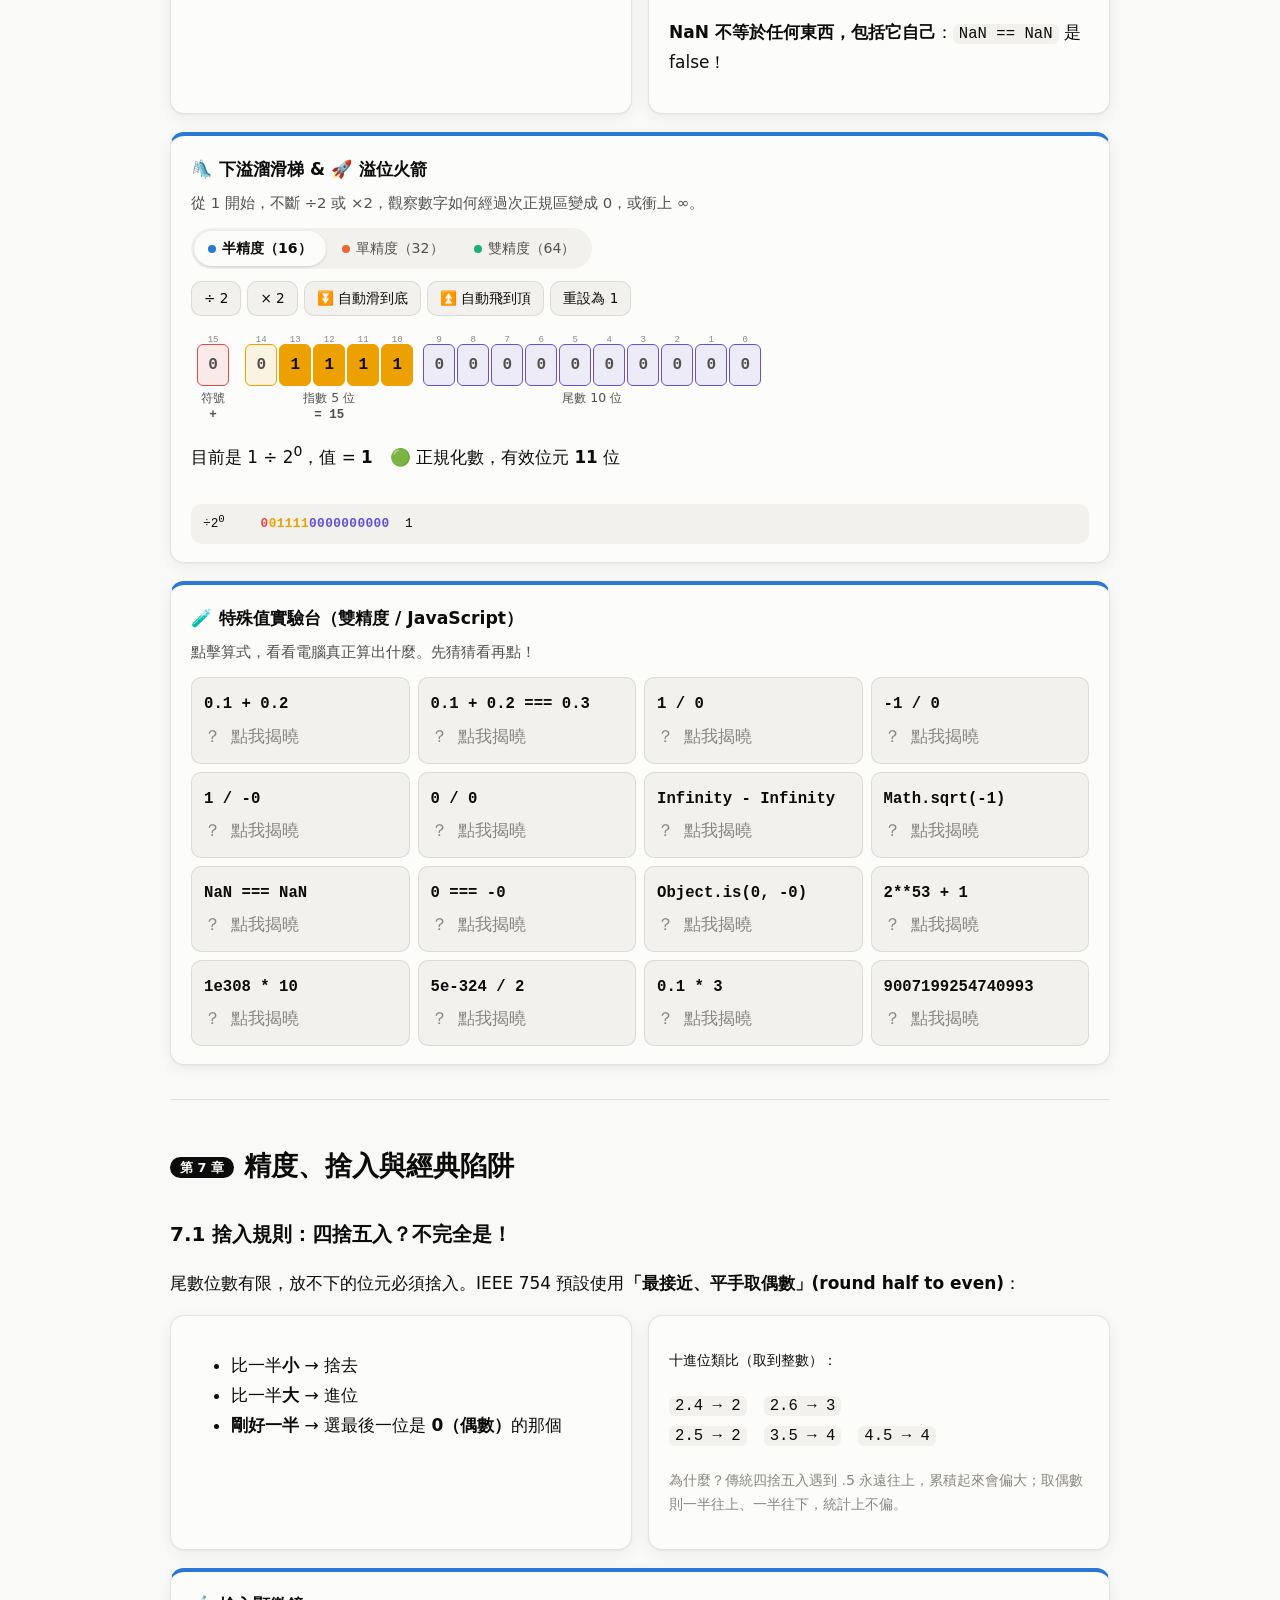
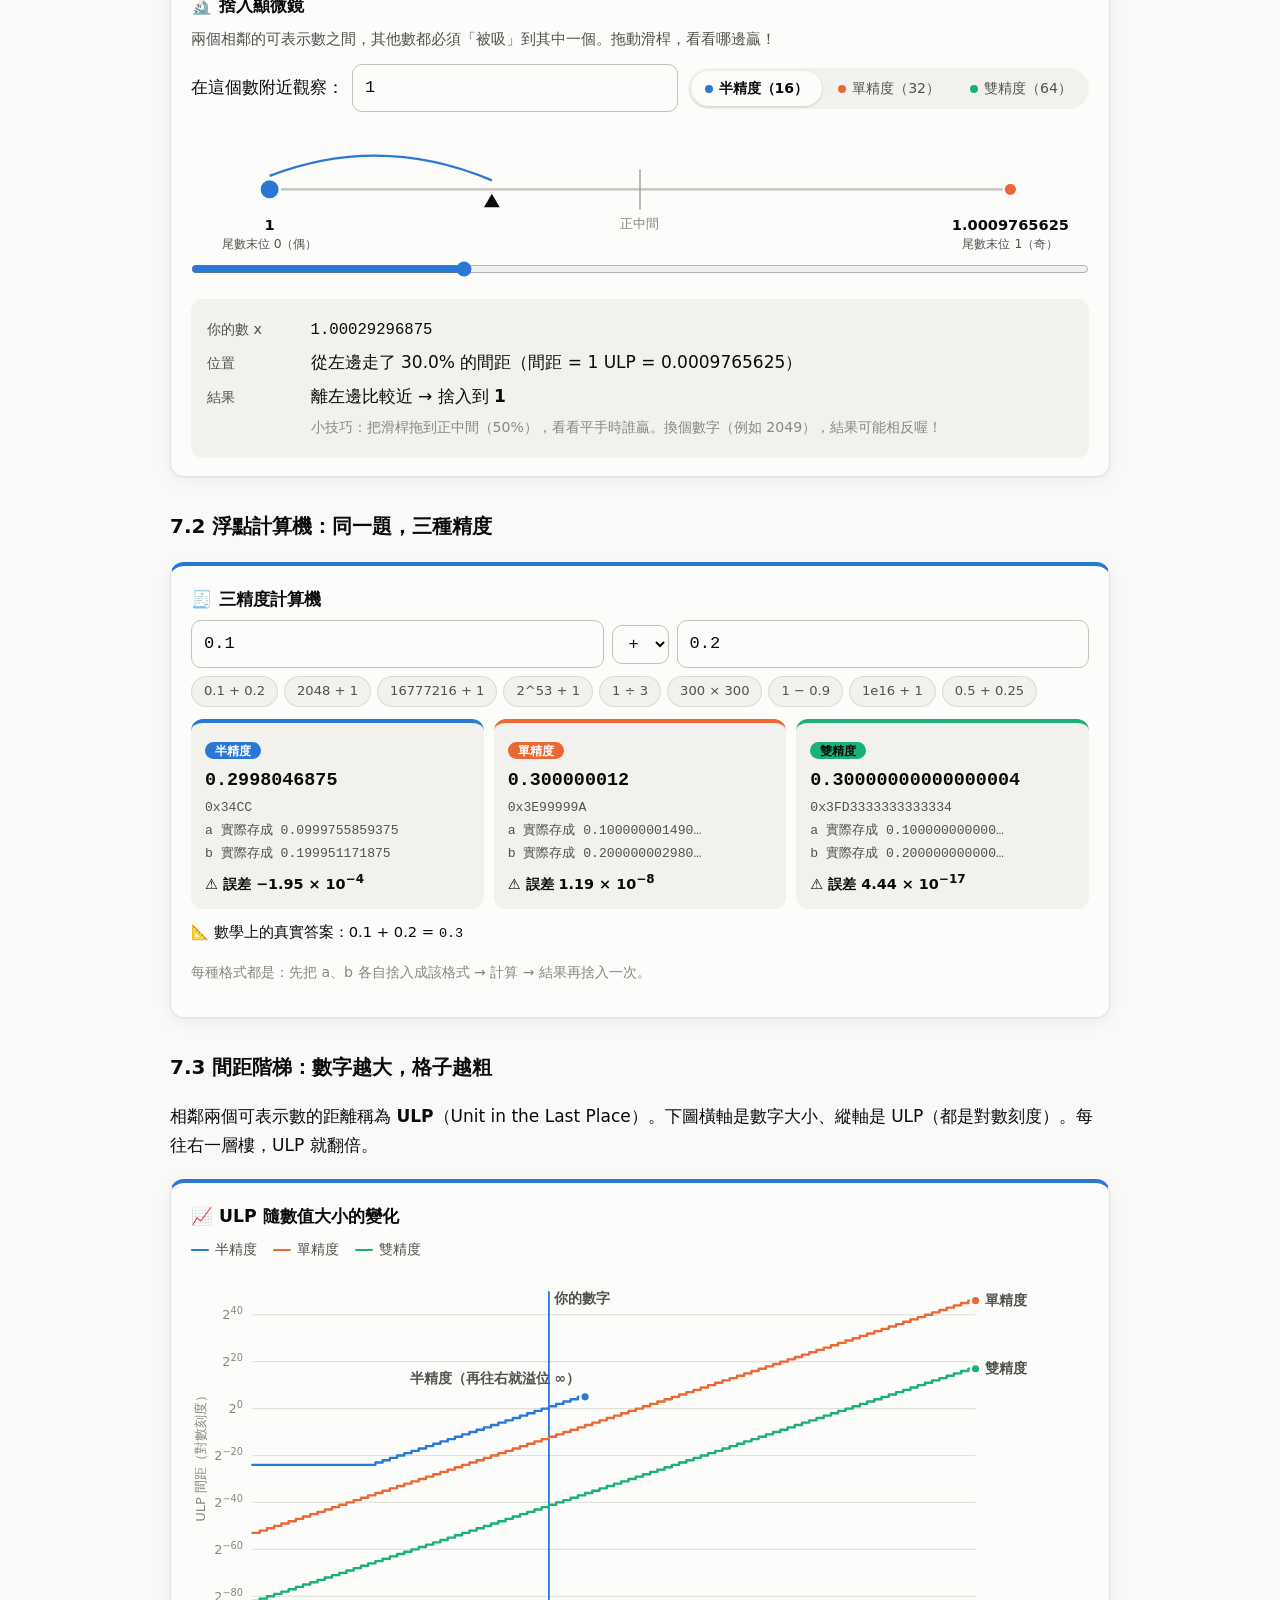
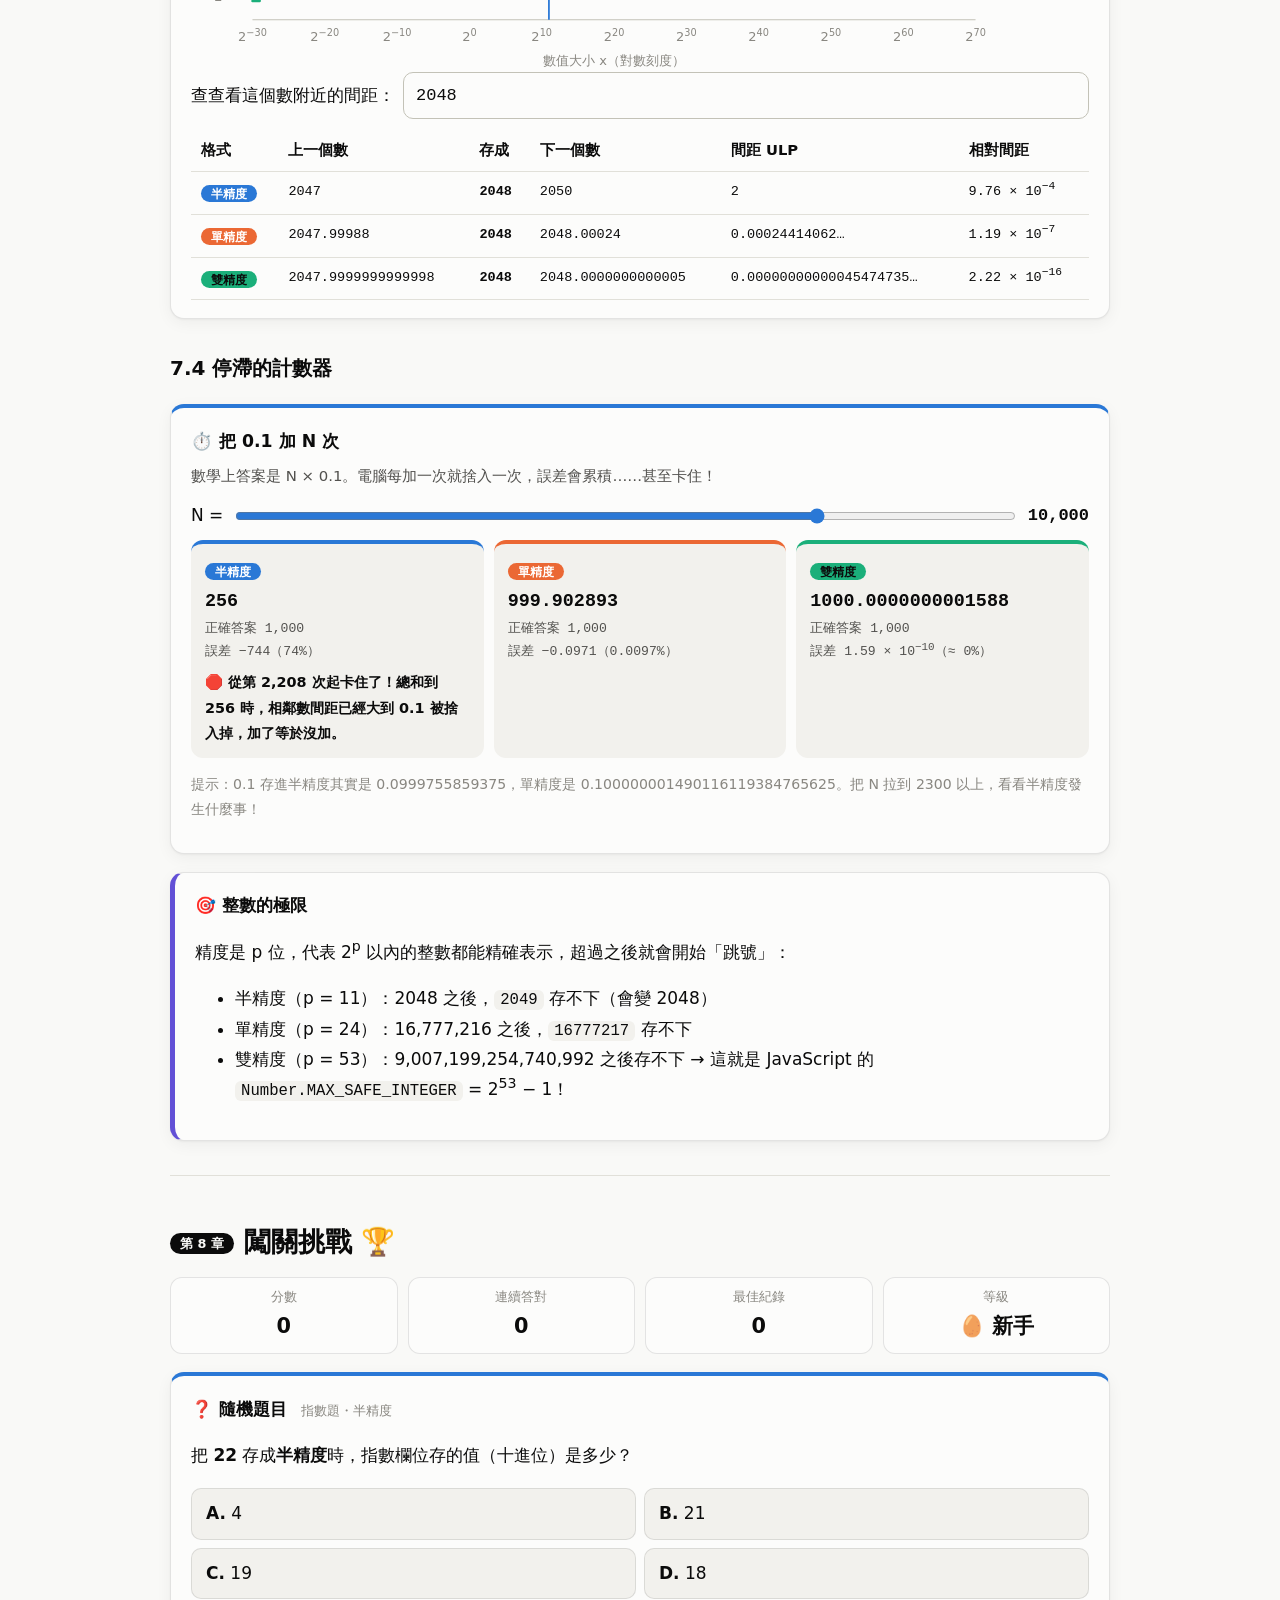
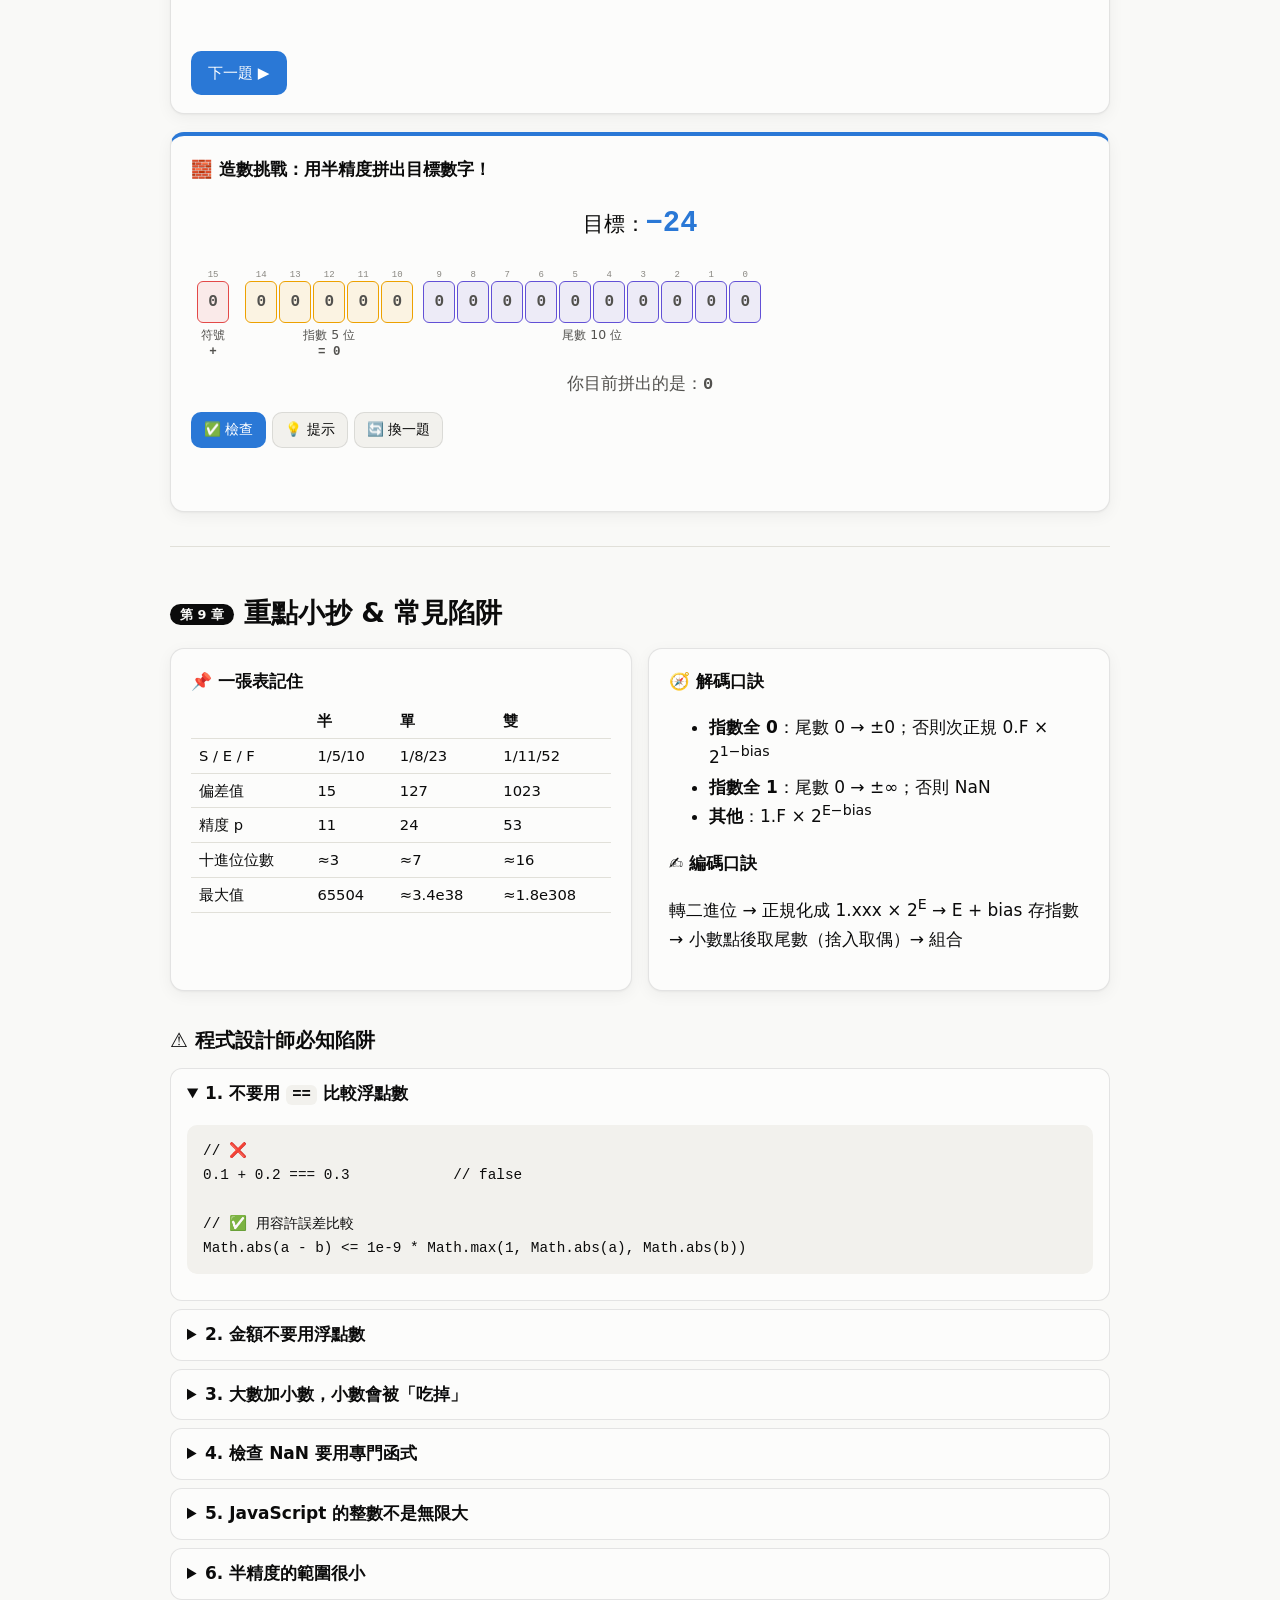
<file: ieee754/index.html>
<!DOCTYPE html>
<html lang="zh-Hant-TW">
<head>
  <meta charset="UTF-8">
  <meta name="viewport" content="width=device-width, initial-scale=1">
  <title>IEEE 754 浮點數大冒險｜半精度・單精度・雙精度互動教學</title>
  <meta name="description" content="用互動遊戲學會 IEEE 754：半精度 (binary16)、單精度 (binary32)、雙精度 (binary64) 的編碼、解碼、特殊值、捨入與精度陷阱。">
  <link rel="icon" href="data:image/svg+xml,<svg xmlns='http://www.w3.org/2000/svg' viewBox='0 0 100 100'><text y='.9em' font-size='90'>🔢</text></svg>">
  <link rel="stylesheet" href="css/style.css">
  <script>
    // 在畫面出現前套用主題，避免閃爍
    (function () {
      try {
        var t = localStorage.getItem('ieee754-theme');
        if (t) document.documentElement.setAttribute('data-theme', t);
      } catch (e) {}
    })();
  </script>
</head>
<body>
  <div id="read-progress" aria-hidden="true"></div>

  <header class="topbar">
    <a class="brand" href="#top">🔢 IEEE 754 大冒險</a>
    <nav class="topnav" aria-label="章節">
      <a href="#ch1">1 為什麼</a>
      <a href="#ch2">2 構造</a>
      <a href="#ch3">3 迷你玩具</a>
      <a href="#ch4">4 編碼</a>
      <a href="#ch5">5 解碼遊樂場</a>
      <a href="#ch6">6 特殊值</a>
      <a href="#ch7">7 精度</a>
      <a href="#ch8">8 闖關</a>
      <a href="#ch9">9 小抄</a>
    </nav>
    <button id="theme-toggle" class="icon-btn" type="button" aria-label="切換深色/淺色主題" title="切換主題">🌓</button>
  </header>

  <main id="top">
    <!-- ================= HERO ================= -->
    <section class="hero">
      <p class="eyebrow">互動式教學 · 半精度 / 單精度 / 雙精度</p>
      <h1>IEEE 754 浮點數大冒險</h1>
      <p class="lead">電腦只有 0 和 1，卻要裝下 <b>0.1</b>、<b>3.14159</b>、<b>6.02×10<sup>23</sup></b>，甚至 <b>∞</b> 和 <b>NaN</b>。<br>
        這份教學帶你<strong>親手撥動每一個位元</strong>，搞懂這套全世界電腦都在用的規則。</p>
      <div class="hero-bits" id="hero-bits" aria-hidden="true"></div>
      <p class="hero-caption" id="hero-caption"></p>
      <div class="hero-cards">
        <div class="mini-card"><span class="tag t-half">半精度</span><b>16 位元</b><small>binary16 · AI / 繪圖</small></div>
        <div class="mini-card"><span class="tag t-single">單精度</span><b>32 位元</b><small>binary32 · C 的 float</small></div>
        <div class="mini-card"><span class="tag t-double">雙精度</span><b>64 位元</b><small>binary64 · JS / Python 的數字</small></div>
      </div>
      <a class="btn primary big" href="#ch1">開始冒險 ↓</a>
    </section>

    <!-- ================= CH1 ================= -->
    <section id="ch1" class="chapter">
      <h2><span class="ch-num">第 1 章</span>為什麼需要「浮點數」？</h2>

      <p>假設你只有 8 個格子可以寫數字，而且小數點的位置<strong>固定</strong>在中間（這叫<b>定點數</b>）：</p>
      <div class="fixed-demo">
        <div class="fixed-row"><span>0012</span><span class="dot">.</span><span>3400</span><em>→ 12.34 ✅ 沒問題</em></div>
        <div class="fixed-row"><span>9999</span><span class="dot">.</span><span>9999</span><em>→ 最大只能到 9999.9999 😢</em></div>
        <div class="fixed-row"><span>0000</span><span class="dot">.</span><span>0000</span><em>→ 0.00000123 直接變成 0 😭</em></div>
      </div>
      <p>範圍和精度只能二選一。科學家早就有解法——<b>科學記號</b>：</p>

      <div class="callout">
        <div class="sci-big">
          <span class="part-m">6.02</span> × 10<sup class="part-e">23</sup>
        </div>
        <p><span class="hl-m">有效數字</span>負責「精確度」，<span class="hl-e">指數</span>負責「大小（範圍）」。小數點的位置跟著指數<b>浮動</b>，所以叫做<b>浮點數 (floating point)</b>！</p>
      </div>

      <p>電腦用的是<b>二進位</b>，所以浮點數其實就是「二進位的科學記號」：</p>
      <div class="formula">± <span class="hl-m">1.xxxxx</span><sub>₂</sub> × 2<sup class="hl-e">指數</sup></div>

      <div class="widget" id="w-float-point">
        <div class="widget-title">🎮 玩玩看：讓小數點「浮動」</div>
        <p class="hint">拖動滑桿改變指數，看小數點如何左右移動。同樣的 <code>1011</code> 四個位元，可以變成很大或很小的數！</p>
        <div class="fp-display" id="fp-display"></div>
        <label class="slider-row">指數 <input type="range" id="fp-exp" min="-6" max="8" value="0"> <output id="fp-exp-out">0</output></label>
        <div class="fp-result" id="fp-result"></div>
      </div>

      <div class="widget" id="w-sci">
        <div class="widget-title">🔍 科學記號翻譯機</div>
        <p class="hint">輸入任何數字，看它的十進位與二進位科學記號長什麼樣子。</p>
        <div class="input-row">
          <input type="text" id="sci-input" value="13.25" inputmode="decimal" aria-label="輸入數字">
          <div class="chips" id="sci-chips"></div>
        </div>
        <div id="sci-out" class="sci-out"></div>
      </div>

      <div class="note">💡 <b>二進位小數怎麼讀？</b> 小數點右邊的位數依序代表 ½、¼、⅛、1/16……。例如 <code>0.101₂ = ½ + ⅛ = 0.625</code>。</div>
    </section>

    <!-- ================= CH2 ================= -->
    <section id="ch2" class="chapter">
      <h2><span class="ch-num">第 2 章</span>三兄弟的身體構造</h2>
      <p>IEEE 754 把一串位元切成三段：</p>

      <div class="anatomy-legend">
        <div class="part-card sign"><b>S 符號位 (Sign)</b><p>1 個位元。<code>0</code> = 正、<code>1</code> = 負。</p></div>
        <div class="part-card exp"><b>E 指數 (Exponent)</b><p>決定數字在「哪一層樓」——也就是大小範圍。</p></div>
        <div class="part-card frac"><b>F 尾數 (Fraction / Mantissa)</b><p>決定在那一層樓的「哪個房間」——也就是精確位置。</p></div>
      </div>

      <div class="formula big">
        值 = (−1)<sup class="hl-s">S</sup> × <span class="hl-m">1.F</span><sub>₂</sub> × 2<sup><span class="hl-e">E</span> − 偏差值</sup>
      </div>

      <div class="format-bars" id="format-bars"></div>

      <h3>📋 規格總表</h3>
      <div class="table-wrap"><table class="spec-table" id="spec-table"></table></div>
      <p class="small muted">表格中的數值是由本頁的程式依照規格即時計算出來的，可以放心引用。</p>

      <h3>🤔 兩個聰明的小設計</h3>
      <div class="two-col">
        <div class="card">
          <h4>① 隱藏的 1（hidden bit）</h4>
          <p>二進位科學記號正規化後，小數點前面<strong>一定是 1</strong>（不像十進位可能是 1~9）。既然一定是 1，就<b>不用存</b>！</p>
          <p>所以單精度明明只存 23 位尾數，卻有 <b>24 位</b>精度，白賺一位 🎁。</p>
          <div class="mono-box">1.<span class="hl-m">0101</span> × 2<sup>3</sup> → 只存 <span class="hl-m">0101…</span></div>
        </div>
        <div class="card">
          <h4>② 偏差值（bias）</h4>
          <p>指數可以是負的（例如 2<sup>−3</sup>），但指數欄位存的是<b>無號整數</b>。解法：存「實際指數 + 偏差值」。</p>
          <p>偏差值 = 2<sup>(指數位數−1)</sup> − 1 → 半精度 15、單精度 127、雙精度 1023。</p>
          <p class="small">好處：正數的位元直接當整數比大小，順序就和數值大小一致！</p>
        </div>
      </div>

      <div class="widget" id="w-bias">
        <div class="widget-title">🎚️ 偏差值轉換器</div>
        <div class="tabs" id="bias-tabs" role="tablist"></div>
        <label class="slider-row">實際指數 <input type="range" id="bias-slider"> <output id="bias-out"></output></label>
        <div id="bias-result" class="bias-result"></div>
      </div>

      <div class="callout building">
        <p>🏢 <b>大樓比喻</b>：把所有正數想成一棟大樓。</p>
        <ul>
          <li><b>指數</b> = 樓層。第 E 層包含 [2<sup>E</sup>, 2<sup>E+1</sup>) 這段範圍。</li>
          <li><b>尾數</b> = 房號。每層都被<b>平均切成 2<sup>尾數位數</sup> 個房間</b>（半精度 1024 間、單精度約 838 萬間）。</li>
          <li>樓層越高，範圍越寬，但房間數一樣 → <b>房間越大，越不精確</b>。這就是浮點數「越大越粗糙」的原因！</li>
        </ul>
      </div>
    </section>

    <!-- ================= CH3 ================= -->
    <section id="ch3" class="chapter">
      <h2><span class="ch-num">第 3 章</span>迷你浮點數玩具：親眼看見「大樓」</h2>
      <p>真正的格式有幾十億個數，看不完。我們先造一個<b>迷你版</b>：只有幾個位元，規則與 IEEE 754 完全相同。每一個可表示的數都畫在數線上。</p>

      <div class="widget" id="w-mini">
        <div class="widget-title">🧸 迷你浮點數實驗室</div>
        <div class="mini-controls">
          <label class="slider-row">指數位數 <input type="range" id="mini-e" min="2" max="4" value="3"> <output id="mini-e-out">3</output></label>
          <label class="slider-row">尾數位數 <input type="range" id="mini-f" min="1" max="4" value="2"> <output id="mini-f-out">2</output></label>
        </div>
        <p class="hint">點下面的位元切換 0/1，或直接點數線上的點。</p>
        <div id="mini-bits" class="bitview-host"></div>
        <div id="mini-explain" class="explain"></div>
        <div class="zoom-row">
          <span>數線範圍：</span>
          <button class="btn small toggle active" data-zoom="all" type="button">全部</button>
          <button class="btn small toggle" data-zoom="4" type="button">放大 0~4</button>
          <button class="btn small toggle" data-zoom="1" type="button">放大 0~1</button>
        </div>
        <div id="mini-line" class="numberline"></div>
        <div id="mini-stats" class="small muted"></div>
      </div>

      <div class="observe">
        <h4>👀 你觀察到了嗎？</h4>
        <ol>
          <li>點在 0 附近<b>很密</b>，越往右越<b>稀疏</b>——每過一個 2 的次方，間距就翻倍。</li>
          <li>每一「層」（同一顏色的區段）點的數量都一樣多。</li>
          <li>最左邊那些灰色點是<b>次正規數</b>，它們把 0 和最小的正規化數之間均勻填滿（第 6 章會講）。</li>
          <li>試試把尾數位數調大：每層的點變多 → <b>精度提高</b>。把指數位數調大：層數變多 → <b>範圍變大</b>。</li>
        </ol>
        <p>半精度 / 單精度 / 雙精度，其實就是「指數幾位、尾數幾位」的不同取捨而已！</p>
      </div>
    </section>

    <!-- ================= CH4 ================= -->
    <section id="ch4" class="chapter">
      <h2><span class="ch-num">第 4 章</span>手把手：十進位 → IEEE 754</h2>
      <p>把一個十進位數字存進浮點數，總共 6 步。輸入一個數字並選擇格式，下面會<b>即時展開每一步的計算過程</b>。</p>

      <div class="widget" id="w-encode">
        <div class="widget-title">🧮 逐步編碼器</div>
        <div class="input-row">
          <input type="text" id="enc-input" value="-6.625" inputmode="decimal" aria-label="輸入要編碼的十進位數">
          <div class="tabs" id="enc-tabs" role="tablist"></div>
        </div>
        <div class="chips" id="enc-chips"></div>
        <div id="enc-steps" class="steps"></div>
      </div>

      <div class="note">📝 <b>考試小技巧</b>：手算時，先把整數部分「除以 2 取餘數、由下往上讀」，小數部分「乘以 2 取整數、由上往下讀」，再把小數點移到第一個 1 後面，就完成一半了。</div>
    </section>

    <!-- ================= CH5 ================= -->
    <section id="ch5" class="chapter">
      <h2><span class="ch-num">第 5 章</span>解碼遊樂場：IEEE 754 → 十進位</h2>
      <p>反過來，給你一串位元，怎麼知道它代表什麼數？<b>點擊任何位元</b>翻轉它，看看數值怎麼變化。</p>

      <div class="widget playground" id="w-play">
        <div class="widget-title">🕹️ 位元遊樂場</div>
        <div class="tabs" id="play-tabs" role="tablist"></div>
        <div id="play-bits" class="bitview-host"></div>
        <div class="play-io">
          <label>十六進位 <input type="text" id="play-hex" spellcheck="false" aria-label="十六進位"></label>
          <label>輸入十進位 <input type="text" id="play-dec" inputmode="decimal" placeholder="例如 3.14" aria-label="輸入十進位"></label>
        </div>
        <div class="play-buttons">
          <button class="btn small" type="button" data-act="down" title="上一個可表示的數">◀ 上一個數</button>
          <button class="btn small" type="button" data-act="up" title="下一個可表示的數">下一個數 ▶</button>
          <button class="btn small" type="button" data-act="mul">× 2</button>
          <button class="btn small" type="button" data-act="div">÷ 2</button>
          <button class="btn small" type="button" data-act="neg">± 取負</button>
          <button class="btn small" type="button" data-act="rand">🎲 隨機</button>
          <button class="btn small" type="button" data-act="clear">歸零</button>
        </div>
        <div class="chips" id="play-presets"></div>
        <div id="play-explain" class="explain"></div>
      </div>

      <div class="two-col">
        <div class="card">
          <h4>🔑 解碼三步驟</h4>
          <ol>
            <li>看<b class="hl-e">指數欄位</b>：全 0？全 1？還是一般情況？（決定是哪一種數）</li>
            <li>一般情況：實際指數 = 欄位值 − 偏差值</li>
            <li>值 = (−1)<sup>S</sup> × <b>1</b>.F × 2<sup>實際指數</sup></li>
          </ol>
        </div>
        <div class="card">
          <h4>🧪 小任務</h4>
          <ul class="tasks" id="play-tasks"></ul>
        </div>
      </div>
    </section>

    <!-- ================= CH6 ================= -->
    <section id="ch6" class="chapter">
      <h2><span class="ch-num">第 6 章</span>特殊值動物園 🦁</h2>
      <p>指數欄位的<b>全 0</b> 和<b>全 1</b> 這兩個極端值被保留下來，用來表示特別的東西：</p>

      <div class="table-wrap">
        <table class="zoo-table">
          <thead><tr><th>種類</th><th>指數欄位</th><th>尾數欄位</th><th>代表的值</th><th></th></tr></thead>
          <tbody id="zoo-body"></tbody>
        </table>
      </div>

      <div class="zoo-grid">
        <div class="card">
          <h4>0️⃣ 正零與負零</h4>
          <p>因為有符號位，所以有 <code>+0</code> 和 <code>−0</code> 兩種零！它們比較時相等（<code>+0 == −0</code>），但 <code>1/+0 = +∞</code>、<code>1/−0 = −∞</code>。</p>
        </div>
        <div class="card">
          <h4>🐜 次正規數 (subnormal)</h4>
          <p>指數全 0 時，隱藏位元變成 <b>0</b>，指數固定為 <b>1 − 偏差值</b>：值 = ±<b>0</b>.F × 2<sup>1−bias</sup>。</p>
          <p>它們填補 0 與最小正規化數之間的空隙，讓數字「慢慢」變成 0（稱為<b>漸進式下溢</b>），代價是精度逐漸變少。</p>
        </div>
        <div class="card">
          <h4>♾️ 無限大</h4>
          <p>指數全 1、尾數全 0。超出最大值（<b>溢位</b>）或 <code>1/0</code> 就會得到它。∞ 也能參與運算：<code>∞ + 1 = ∞</code>。</p>
        </div>
        <div class="card">
          <h4>👻 NaN（Not a Number）</h4>
          <p>指數全 1、尾數非 0。代表「沒有意義的結果」，例如 <code>0/0</code>、<code>∞ − ∞</code>、<code>√−1</code>。</p>
          <p><b>NaN 不等於任何東西，包括它自己</b>：<code>NaN == NaN</code> 是 false！</p>
        </div>
      </div>

      <div class="widget" id="w-slide">
        <div class="widget-title">🛝 下溢溜滑梯 & 🚀 溢位火箭</div>
        <p class="hint">從 1 開始，不斷 ÷2 或 ×2，觀察數字如何經過次正規區變成 0，或衝上 ∞。</p>
        <div class="tabs" id="slide-tabs" role="tablist"></div>
        <div class="play-buttons">
          <button class="btn small" type="button" id="slide-div">÷ 2</button>
          <button class="btn small" type="button" id="slide-mul">× 2</button>
          <button class="btn small" type="button" id="slide-auto-down">⏬ 自動滑到底</button>
          <button class="btn small" type="button" id="slide-auto-up">⏫ 自動飛到頂</button>
          <button class="btn small" type="button" id="slide-reset">重設為 1</button>
        </div>
        <div id="slide-bits" class="bitview-host"></div>
        <div id="slide-status" class="slide-status"></div>
        <div id="slide-log" class="slide-log"></div>
      </div>

      <div class="widget" id="w-lab">
        <div class="widget-title">🧪 特殊值實驗台（雙精度 / JavaScript）</div>
        <p class="hint">點擊算式，看看電腦真正算出什麼。先猜猜看再點！</p>
        <div class="lab-grid" id="lab-grid"></div>
      </div>
    </section>

    <!-- ================= CH7 ================= -->
    <section id="ch7" class="chapter">
      <h2><span class="ch-num">第 7 章</span>精度、捨入與經典陷阱</h2>

      <h3>7.1 捨入規則：四捨五入？不完全是！</h3>
      <p>尾數位數有限，放不下的位元必須捨入。IEEE 754 預設使用<b>「最接近、平手取偶數」(round half to even)</b>：</p>
      <div class="two-col">
        <div class="card">
          <ul>
            <li>比一半<b>小</b> → 捨去</li>
            <li>比一半<b>大</b> → 進位</li>
            <li><b>剛好一半</b> → 選最後一位是 <b>0（偶數）</b>的那個</li>
          </ul>
        </div>
        <div class="card">
          <p class="small">十進位類比（取到整數）：</p>
          <p><code>2.4 → 2</code>　<code>2.6 → 3</code><br><code>2.5 → 2</code>　<code>3.5 → 4</code>　<code>4.5 → 4</code></p>
          <p class="small muted">為什麼？傳統四捨五入遇到 .5 永遠往上，累積起來會偏大；取偶數則一半往上、一半往下，統計上不偏。</p>
        </div>
      </div>

      <div class="widget" id="w-round">
        <div class="widget-title">🔬 捨入顯微鏡</div>
        <p class="hint">兩個相鄰的可表示數之間，其他數都必須「被吸」到其中一個。拖動滑桿，看看哪邊贏！</p>
        <div class="input-row">
          <label>在這個數附近觀察：<input type="text" id="round-base" value="1" inputmode="decimal"></label>
          <div class="tabs" id="round-tabs" role="tablist"></div>
        </div>
        <div id="round-line" class="round-line"></div>
        <input type="range" id="round-t" min="0" max="1000" value="300" aria-label="在兩個相鄰數之間的位置">
        <div id="round-out" class="explain"></div>
      </div>

      <h3>7.2 浮點計算機：同一題，三種精度</h3>
      <div class="widget" id="w-calc">
        <div class="widget-title">🧾 三精度計算機</div>
        <div class="calc-row">
          <input type="text" id="calc-a" value="0.1" inputmode="decimal" aria-label="第一個數">
          <select id="calc-op" aria-label="運算">
            <option value="+">+</option><option value="-">−</option><option value="*">×</option><option value="/">÷</option>
          </select>
          <input type="text" id="calc-b" value="0.2" inputmode="decimal" aria-label="第二個數">
        </div>
        <div class="chips" id="calc-chips"></div>
        <div id="calc-out"></div>
      </div>

      <h3>7.3 間距階梯：數字越大，格子越粗</h3>
      <p>相鄰兩個可表示數的距離稱為 <b>ULP</b>（Unit in the Last Place）。下圖橫軸是數字大小、縱軸是 ULP（都是對數刻度）。每往右一層樓，ULP 就翻倍。</p>
      <div class="widget viz-root" id="w-ulp">
        <div class="widget-title">📈 ULP 隨數值大小的變化</div>
        <div class="legend" id="ulp-legend"></div>
        <div id="ulp-chart" class="chart"></div>
        <div class="input-row">
          <label>查查看這個數附近的間距：<input type="text" id="ulp-input" value="2048" inputmode="decimal"></label>
        </div>
        <div class="table-wrap"><table class="data-table" id="ulp-table"></table></div>
      </div>

      <h3>7.4 停滯的計數器</h3>
      <div class="widget" id="w-acc">
        <div class="widget-title">⏱️ 把 0.1 加 N 次</div>
        <p class="hint">數學上答案是 N × 0.1。電腦每加一次就捨入一次，誤差會累積……甚至卡住！</p>
        <label class="slider-row">N = <input type="range" id="acc-n" min="1" max="5" step="0.01" value="4"> <output id="acc-n-out"></output></label>
        <div id="acc-out"></div>
      </div>

      <div class="observe">
        <h4>🎯 整數的極限</h4>
        <p>精度是 p 位，代表 2<sup>p</sup> 以內的整數都能精確表示，超過之後就會開始「跳號」：</p>
        <ul>
          <li>半精度（p = 11）：2048 之後，<code>2049</code> 存不下（會變 2048）</li>
          <li>單精度（p = 24）：16,777,216 之後，<code>16777217</code> 存不下</li>
          <li>雙精度（p = 53）：9,007,199,254,740,992 之後存不下 → 這就是 JavaScript 的 <code>Number.MAX_SAFE_INTEGER</code> = 2<sup>53</sup> − 1！</li>
        </ul>
      </div>
    </section>

    <!-- ================= CH8 ================= -->
    <section id="ch8" class="chapter">
      <h2><span class="ch-num">第 8 章</span>闖關挑戰 🏆</h2>
      <div class="quiz-header">
        <div class="score-box"><span>分數</span><b id="q-score">0</b></div>
        <div class="score-box"><span>連續答對</span><b id="q-streak">0</b></div>
        <div class="score-box"><span>最佳紀錄</span><b id="q-best">0</b></div>
        <div class="score-box"><span>等級</span><b id="q-level">🥚 新手</b></div>
      </div>

      <div class="widget quiz" id="w-quiz">
        <div class="widget-title">❓ 隨機題目 <span class="q-type" id="q-type"></span></div>
        <div id="q-body"></div>
        <div id="q-choices" class="choices"></div>
        <div id="q-feedback" class="feedback"></div>
        <button class="btn primary" type="button" id="q-next">下一題 ▶</button>
      </div>

      <div class="widget" id="w-build">
        <div class="widget-title">🧱 造數挑戰：用半精度拼出目標數字！</div>
        <div class="build-target">目標：<b id="build-target"></b></div>
        <div id="build-bits" class="bitview-host"></div>
        <div id="build-now" class="build-now"></div>
        <div class="play-buttons">
          <button class="btn primary small" type="button" id="build-check">✅ 檢查</button>
          <button class="btn small" type="button" id="build-hint">💡 提示</button>
          <button class="btn small" type="button" id="build-new">🔄 換一題</button>
        </div>
        <div id="build-feedback" class="feedback"></div>
      </div>
    </section>

    <!-- ================= CH9 ================= -->
    <section id="ch9" class="chapter">
      <h2><span class="ch-num">第 9 章</span>重點小抄 & 常見陷阱</h2>

      <div class="cheat">
        <div class="card">
          <h4>📌 一張表記住</h4>
          <table class="data-table compact">
            <thead><tr><th></th><th>半</th><th>單</th><th>雙</th></tr></thead>
            <tbody>
              <tr><td>S / E / F</td><td>1/5/10</td><td>1/8/23</td><td>1/11/52</td></tr>
              <tr><td>偏差值</td><td>15</td><td>127</td><td>1023</td></tr>
              <tr><td>精度 p</td><td>11</td><td>24</td><td>53</td></tr>
              <tr><td>十進位位數</td><td>≈3</td><td>≈7</td><td>≈16</td></tr>
              <tr><td>最大值</td><td>65504</td><td>≈3.4e38</td><td>≈1.8e308</td></tr>
            </tbody>
          </table>
        </div>
        <div class="card">
          <h4>🧭 解碼口訣</h4>
          <ul>
            <li><b>指數全 0</b>：尾數 0 → ±0；否則次正規 0.F × 2<sup>1−bias</sup></li>
            <li><b>指數全 1</b>：尾數 0 → ±∞；否則 NaN</li>
            <li><b>其他</b>：1.F × 2<sup>E−bias</sup></li>
          </ul>
          <h4>✍️ 編碼口訣</h4>
          <p>轉二進位 → 正規化成 1.xxx × 2<sup>E</sup> → E + bias 存指數 → 小數點後取尾數（捨入取偶）→ 組合</p>
        </div>
      </div>

      <h3>⚠️ 程式設計師必知陷阱</h3>
      <div class="pitfalls">
        <details open>
          <summary>1. 不要用 <code>==</code> 比較浮點數</summary>
          <pre><code>// ❌
0.1 + 0.2 === 0.3            // false

// ✅ 用容許誤差比較
Math.abs(a - b) &lt;= 1e-9 * Math.max(1, Math.abs(a), Math.abs(b))</code></pre>
        </details>
        <details>
          <summary>2. 金額不要用浮點數</summary>
          <p>0.1 元在二進位是無限循環小數。請用整數「分」來存，或用十進位型別（Python <code>decimal</code>、Java <code>BigDecimal</code>、C# <code>decimal</code>）。</p>
        </details>
        <details>
          <summary>3. 大數加小數，小數會被「吃掉」</summary>
          <pre><code>1e16 + 1 === 1e16            // true（雙精度）
// 加總很多數時，先排序由小加到大，或使用 Kahan 補償求和</code></pre>
        </details>
        <details>
          <summary>4. 檢查 NaN 要用專門函式</summary>
          <pre><code>x === NaN          // 永遠 false ❌
Number.isNaN(x)    // ✅ JavaScript
math.isnan(x)      // ✅ Python
isnan(x)           // ✅ C / C++</code></pre>
        </details>
        <details>
          <summary>5. JavaScript 的整數不是無限大</summary>
          <pre><code>9007199254740993           // 印出 9007199254740992
Number.MAX_SAFE_INTEGER    // 9007199254740991 = 2^53 − 1
// 更大的整數請用 BigInt：9007199254740993n</code></pre>
        </details>
        <details>
          <summary>6. 半精度的範圍很小</summary>
          <p>半精度最大只有 65504，訓練神經網路時很容易溢位成 ∞，所以常搭配「損失縮放 (loss scaling)」，或改用指數位數與單精度相同的 <b>bfloat16</b>（1/8/7）。</p>
        </details>
        <details>
          <summary>7. 各語言的型別對照</summary>
          <div class="table-wrap">
            <table class="data-table compact">
              <thead><tr><th>語言</th><th>半精度</th><th>單精度</th><th>雙精度</th></tr></thead>
              <tbody>
                <tr><td>C / C++</td><td><code>_Float16</code></td><td><code>float</code></td><td><code>double</code></td></tr>
                <tr><td>Java</td><td><code>Float.float16ToFloat</code>（轉換）</td><td><code>float</code></td><td><code>double</code></td></tr>
                <tr><td>Python</td><td><code>numpy.float16</code></td><td><code>numpy.float32</code></td><td><code>float</code></td></tr>
                <tr><td>JavaScript</td><td><code>Float16Array</code></td><td><code>Float32Array</code></td><td><code>number</code></td></tr>
                <tr><td>Rust</td><td><code>f16</code>（nightly / crate）</td><td><code>f32</code></td><td><code>f64</code></td></tr>
              </tbody>
            </table>
          </div>
        </details>
      </div>

      <div class="finale">
        <h3>🎉 恭喜完成冒險！</h3>
        <p>你已經學會了 IEEE 754 的構造、編碼、解碼、特殊值、捨入與精度。回到<a href="#ch8">闖關挑戰</a>刷新紀錄吧！</p>
        <div class="progress-list" id="progress-list"></div>
      </div>
    </section>
  </main>

  <footer class="footer">
    <p>IEEE 754 浮點數大冒險 · 純靜態網頁，所有運算都在你的瀏覽器中以 BigInt 精確計算。</p>
    <p class="small muted">參考：IEEE Std 754-2019 · <a href="https://en.wikipedia.org/wiki/IEEE_754" target="_blank" rel="noopener">Wikipedia: IEEE 754</a> · <a href="https://docs.oracle.com/cd/E19957-01/806-3568/ncg_goldberg.html" target="_blank" rel="noopener">What Every Computer Scientist Should Know About Floating-Point Arithmetic</a></p>
  </footer>

  <div id="tooltip" class="tooltip" role="status" aria-live="polite" hidden></div>
  <div id="confetti" aria-hidden="true"></div>

  <script src="js/ieee.js"></script>
  <script src="js/app.js"></script>
</body>
</html>
</file>
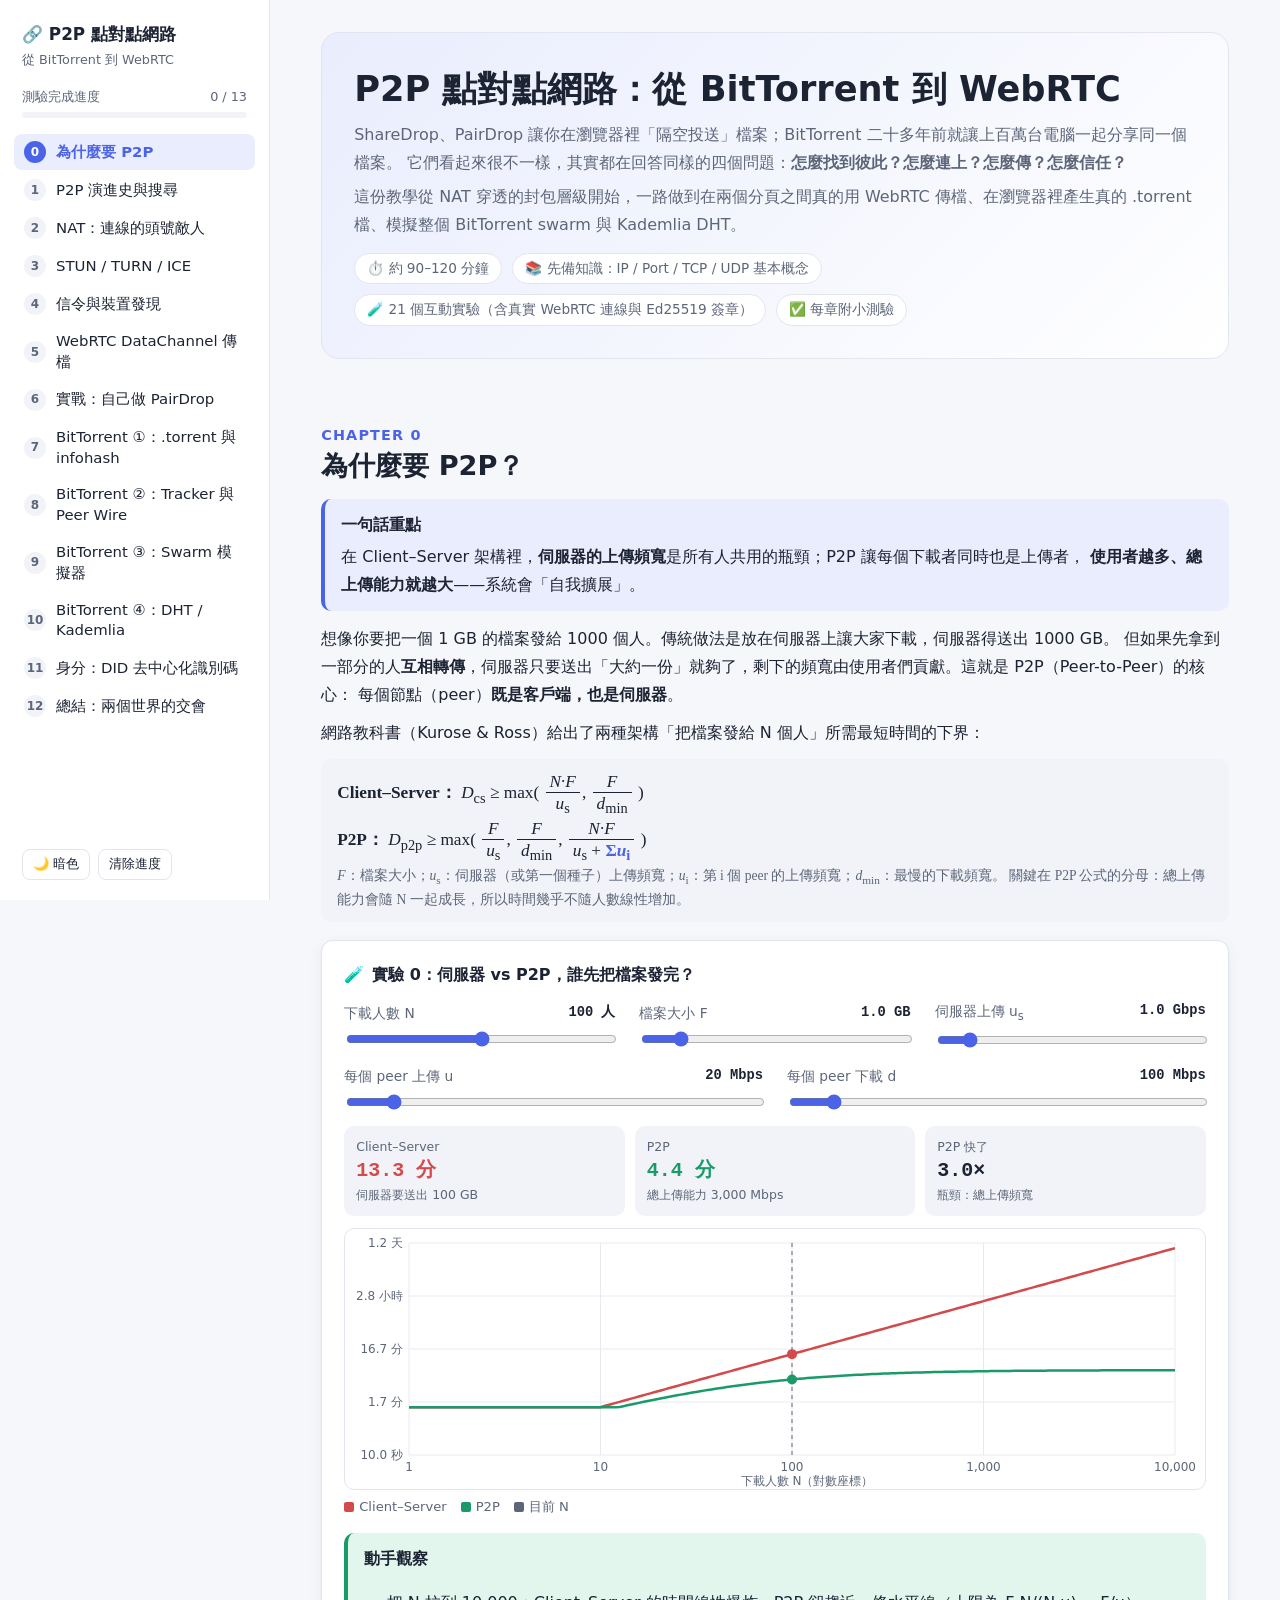
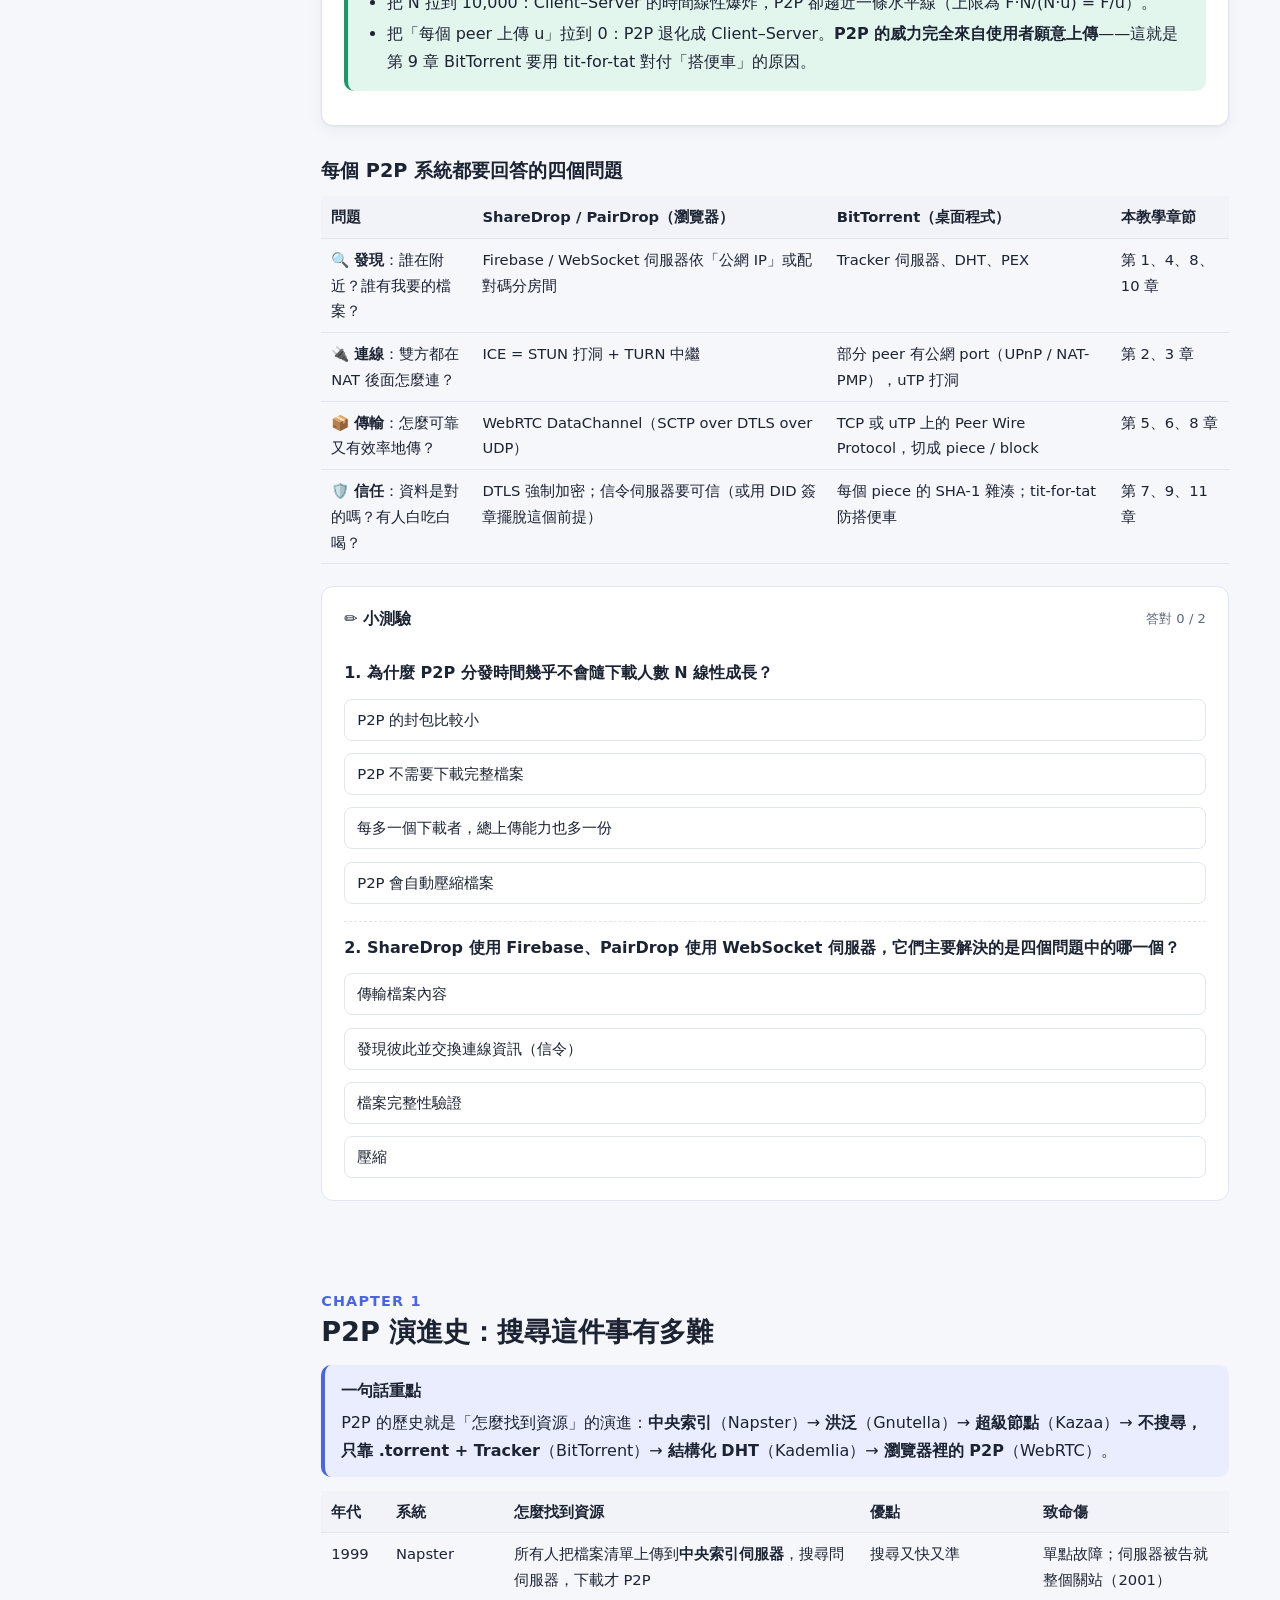
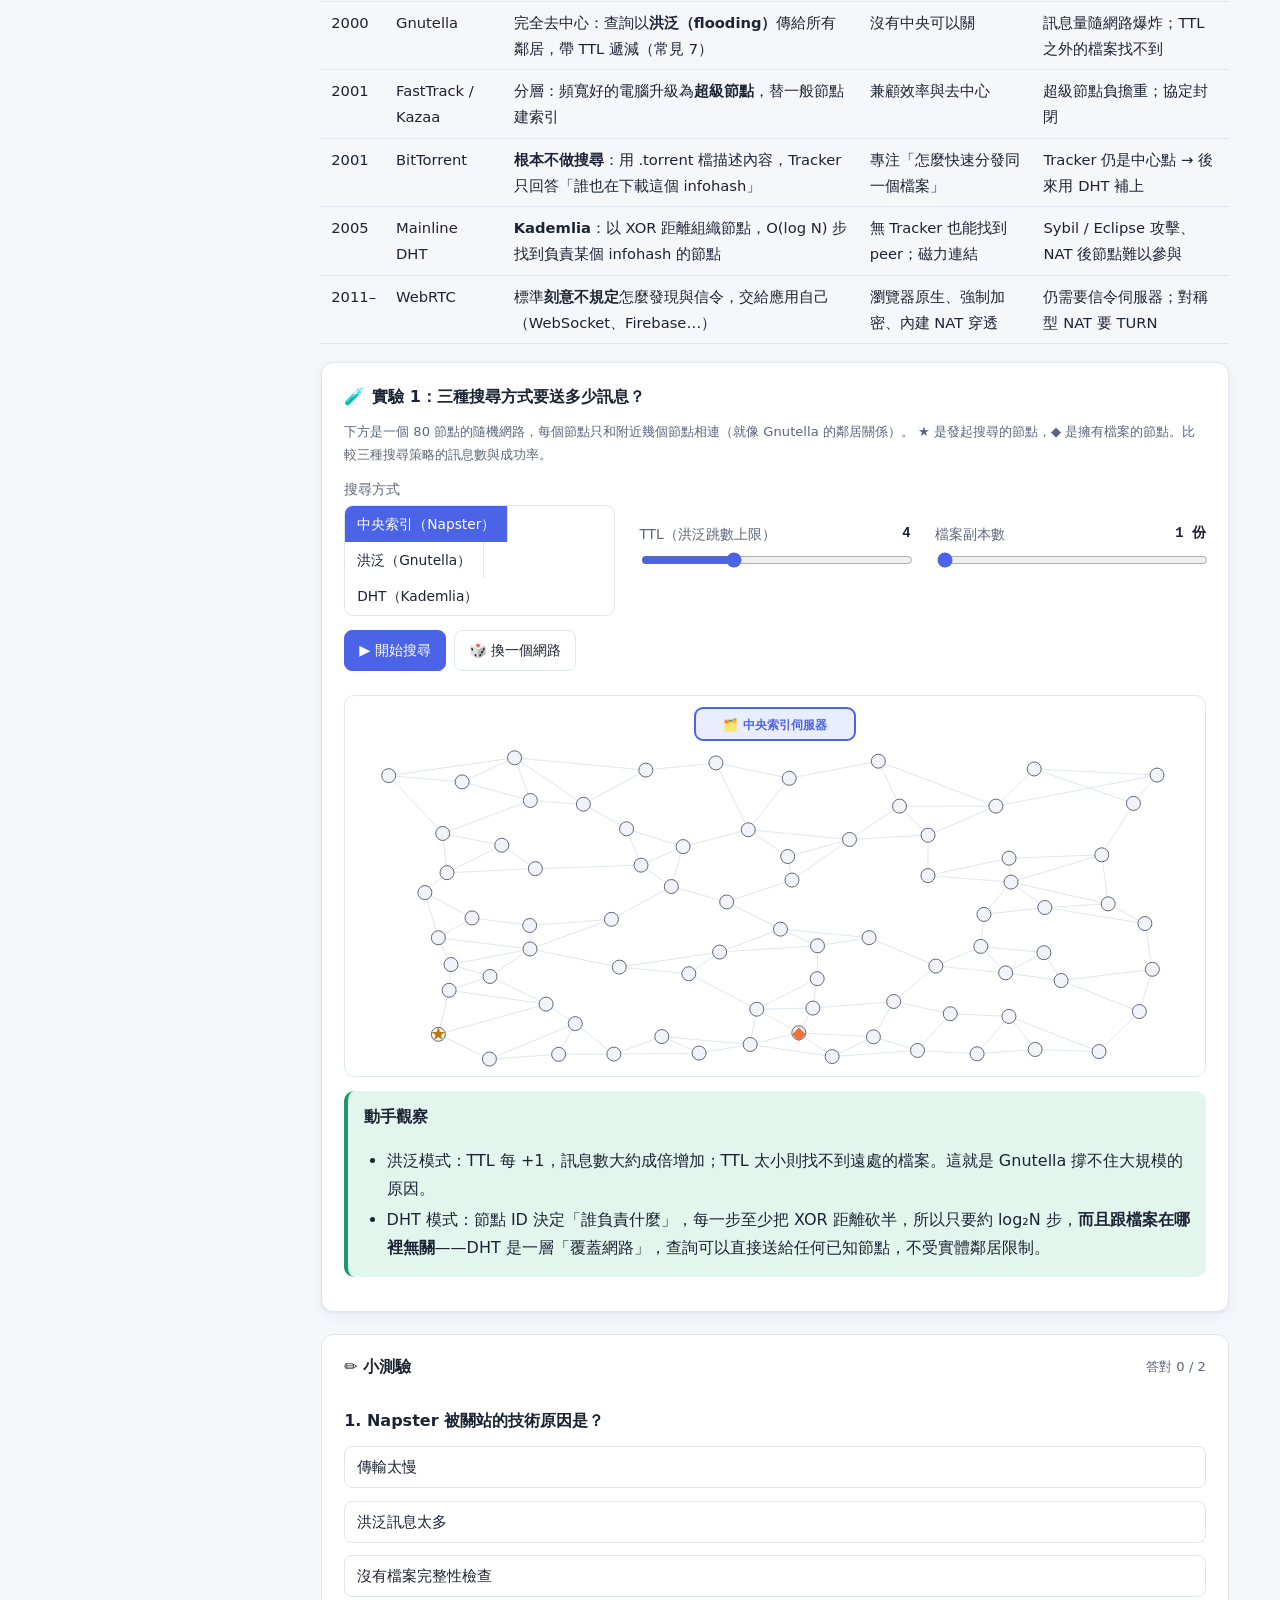
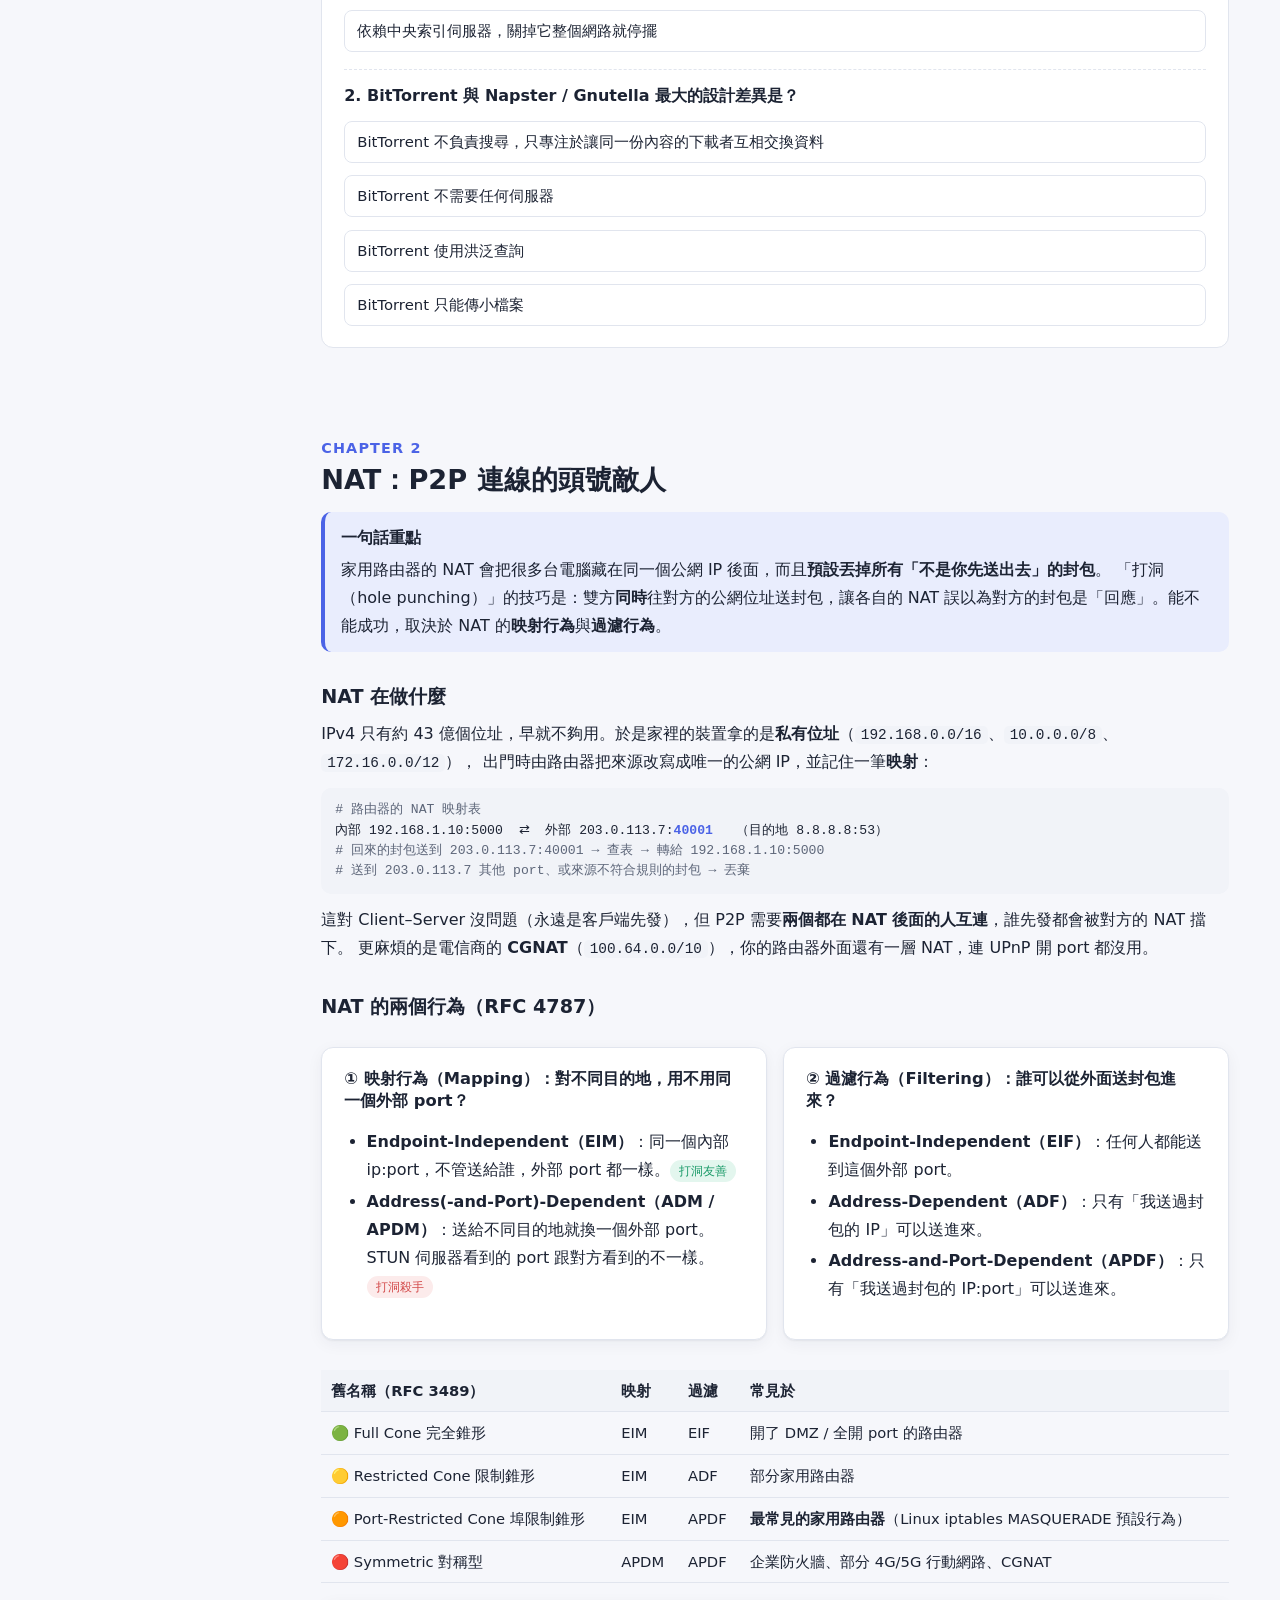
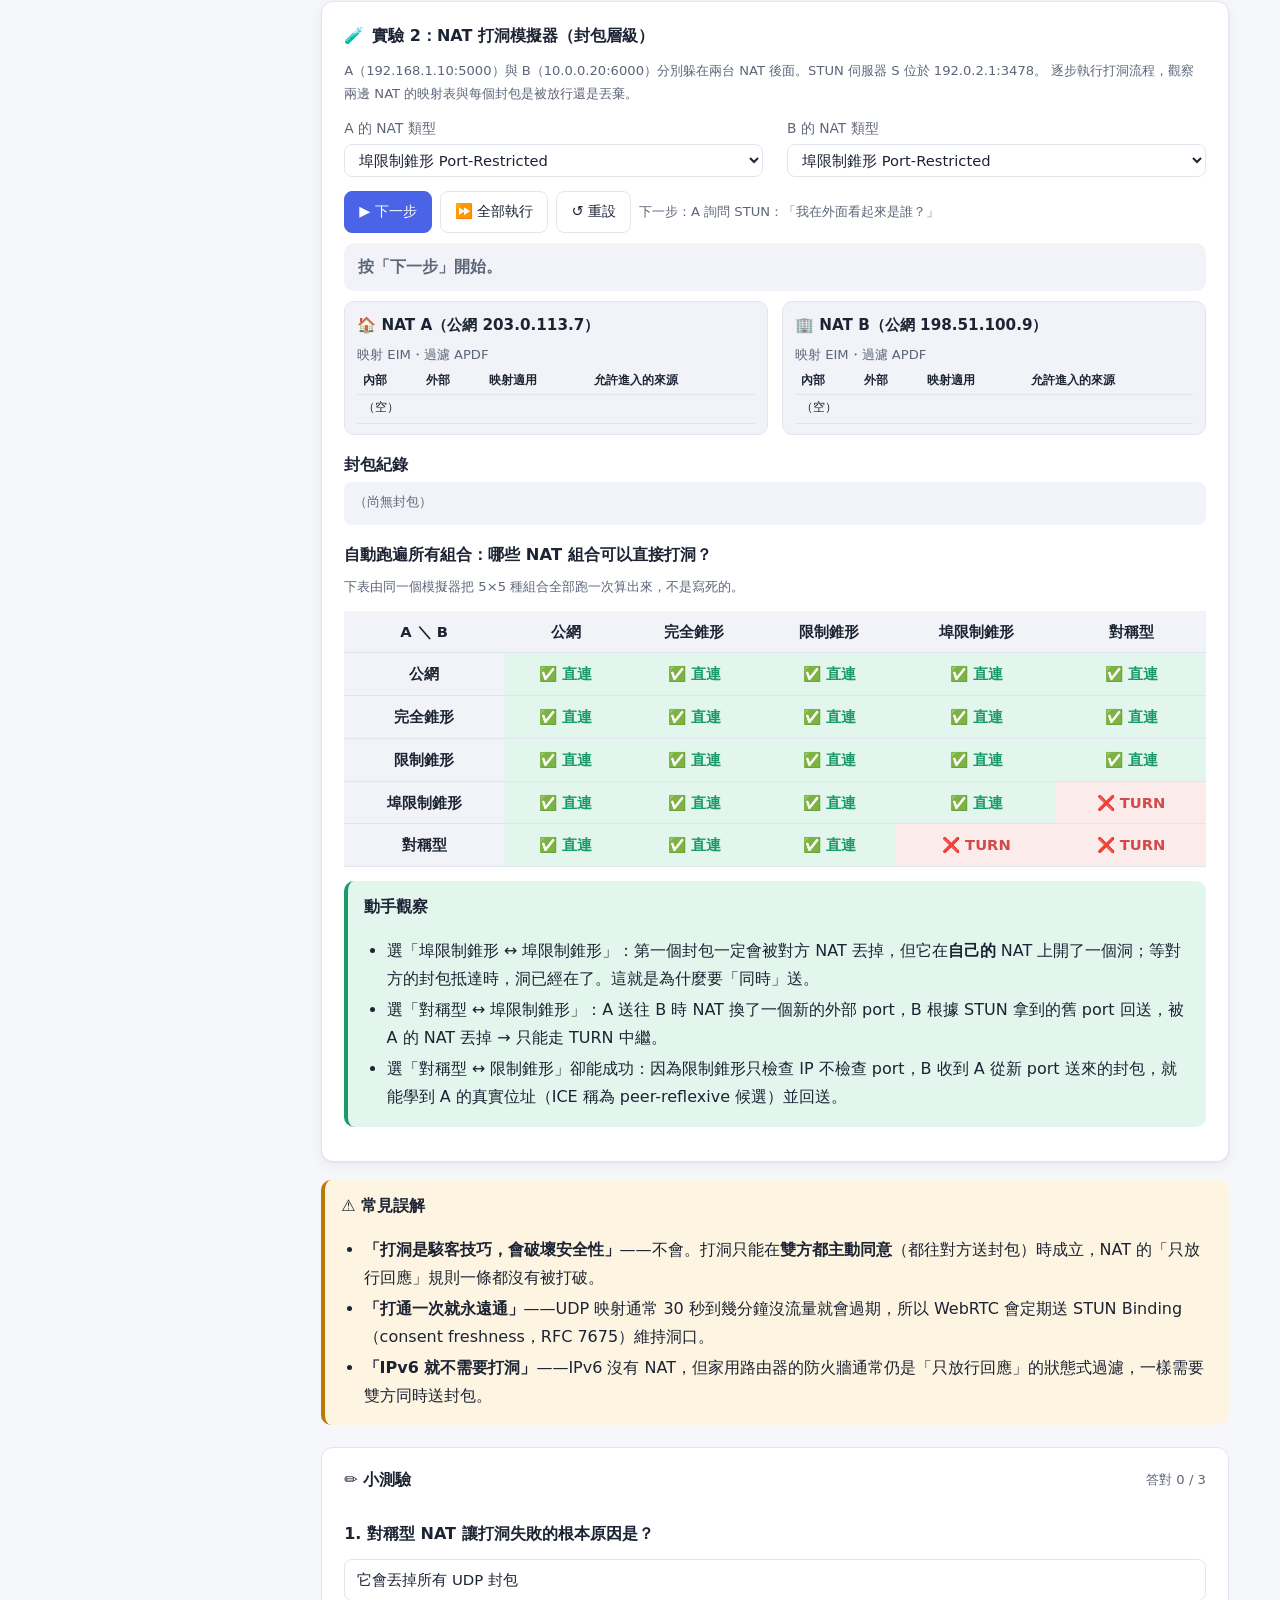
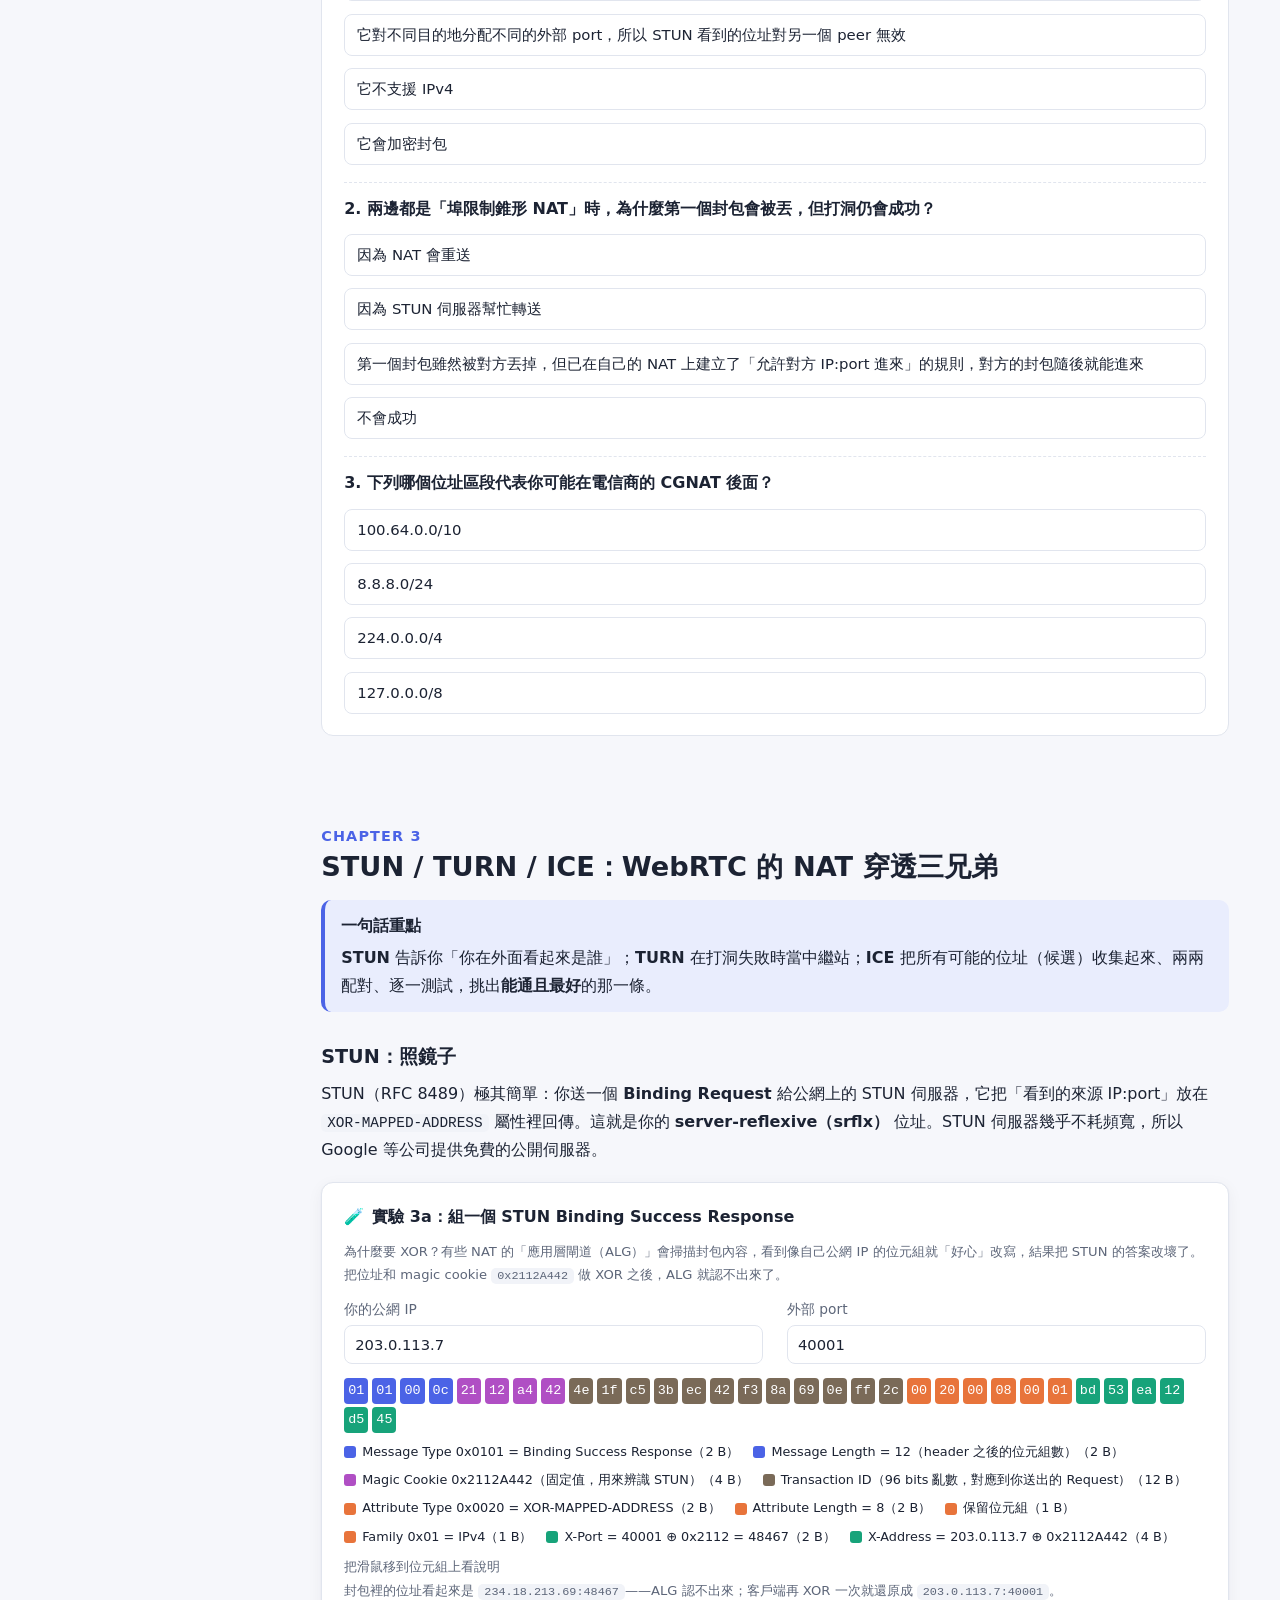
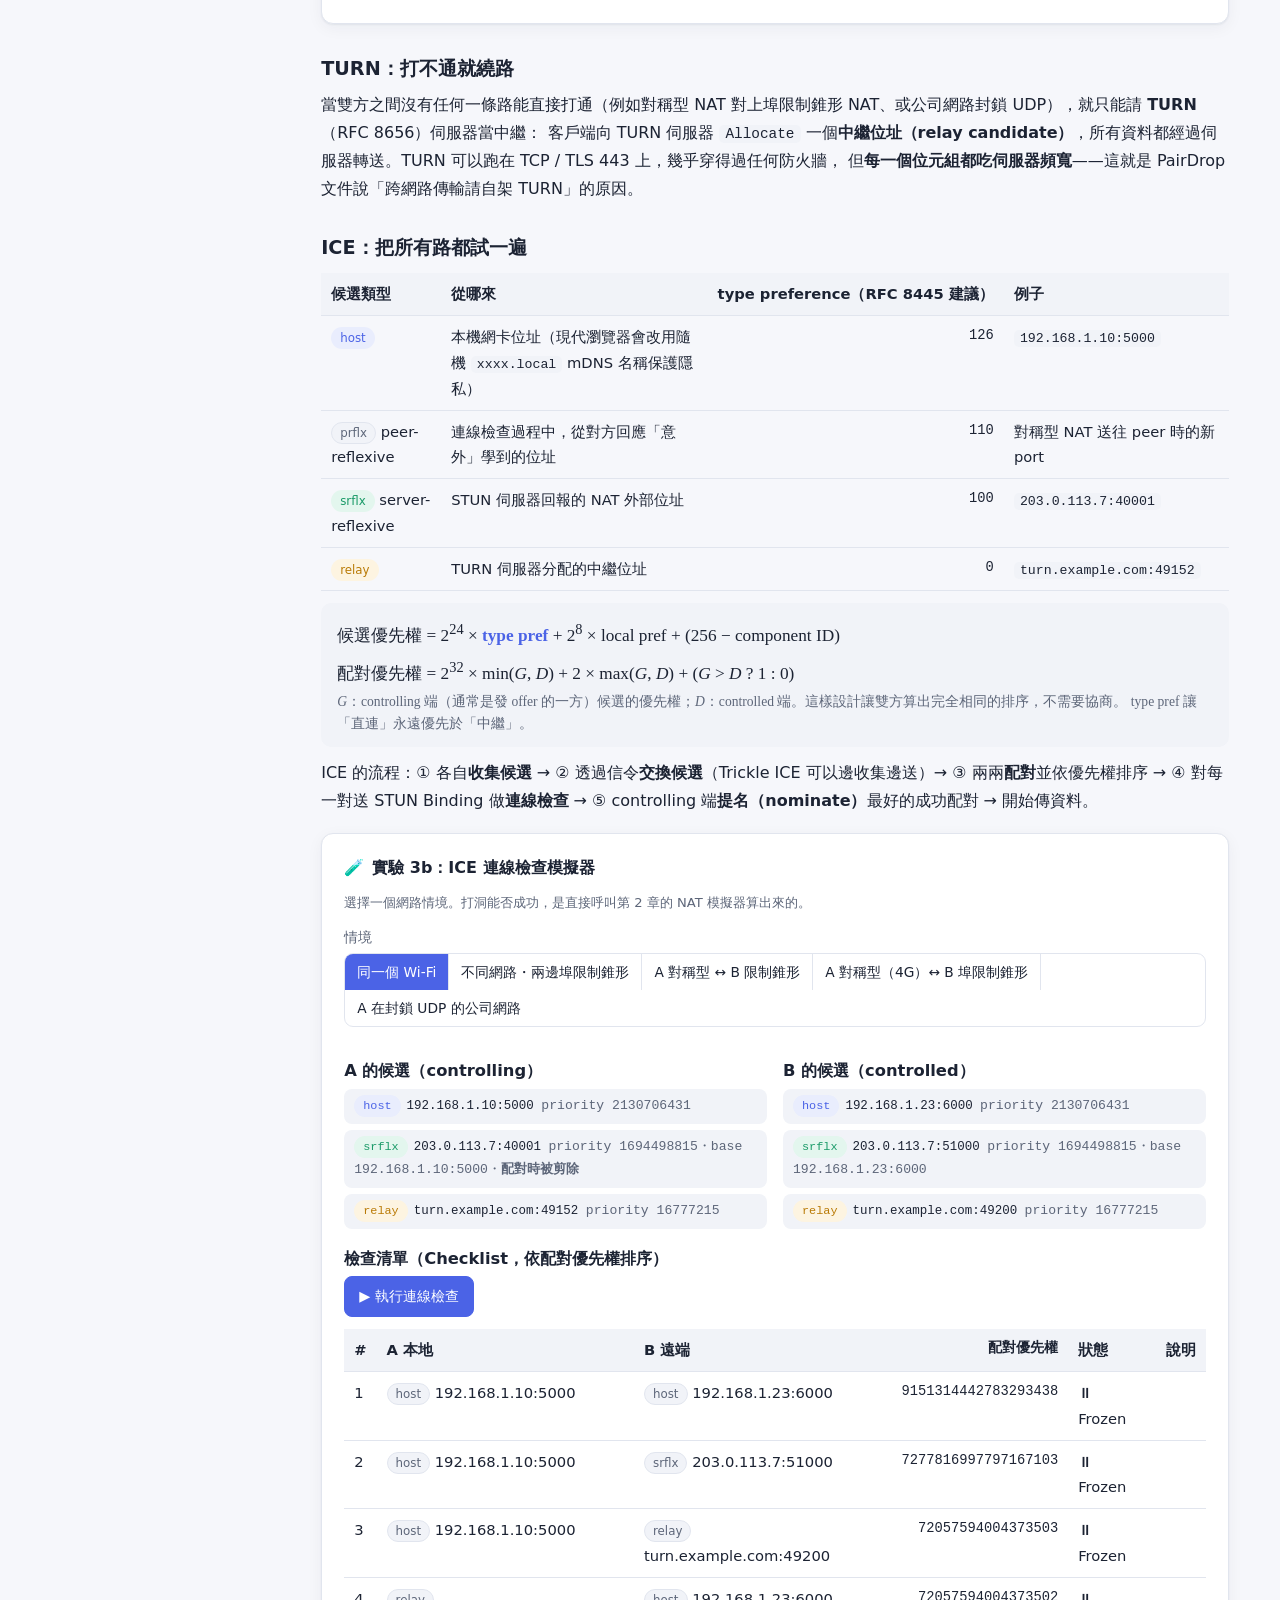
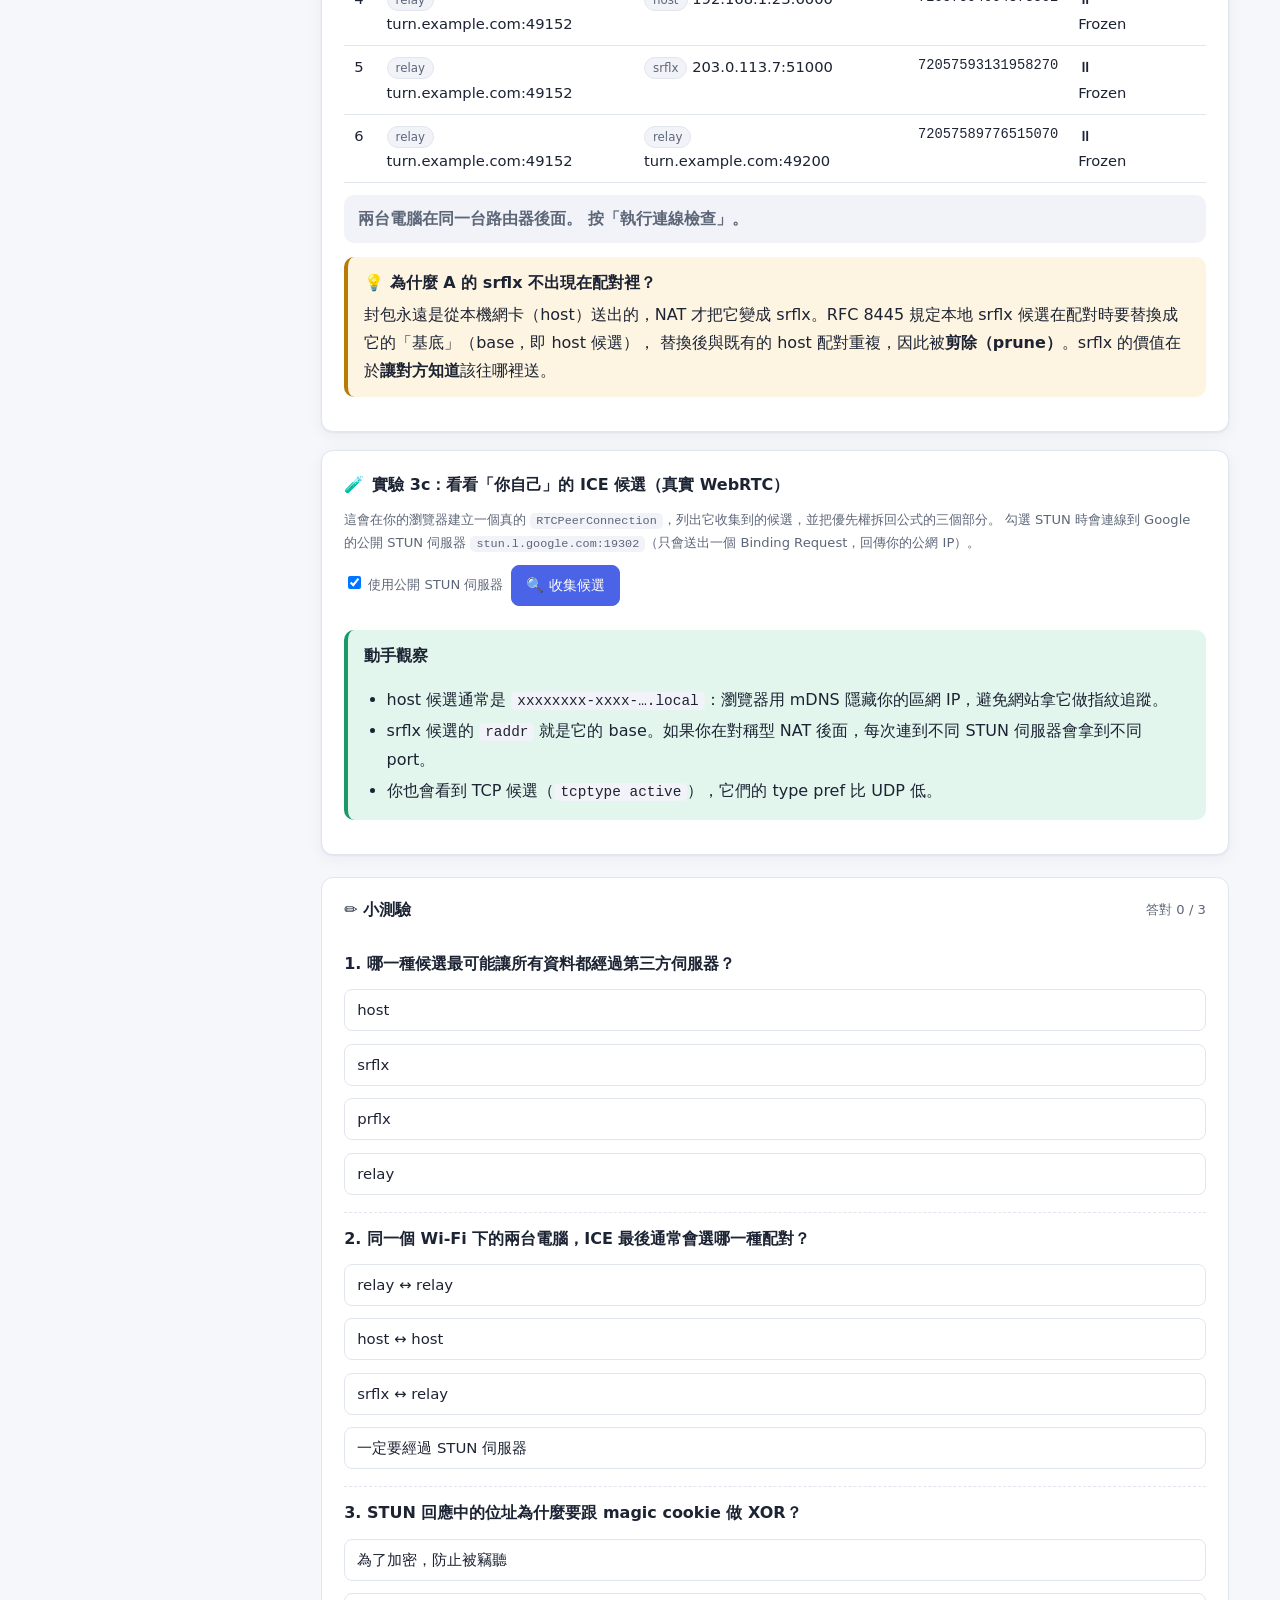
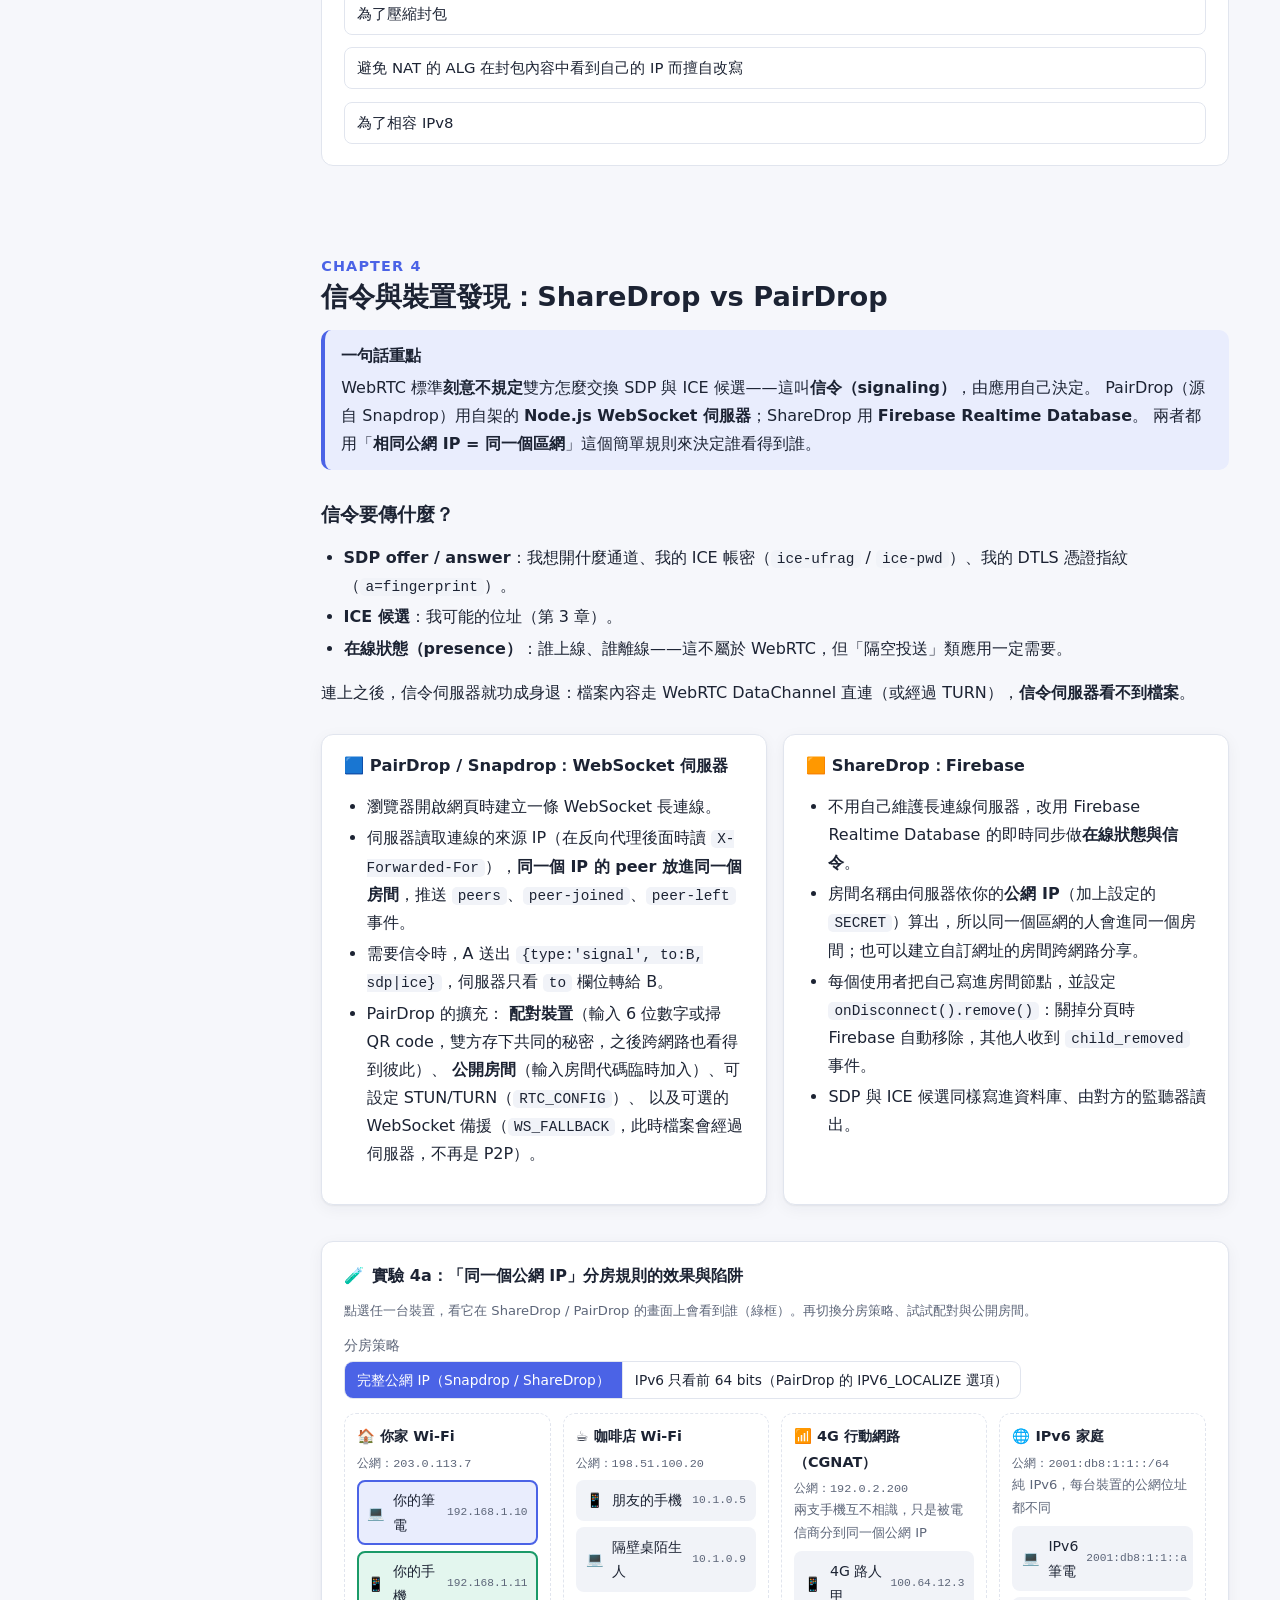
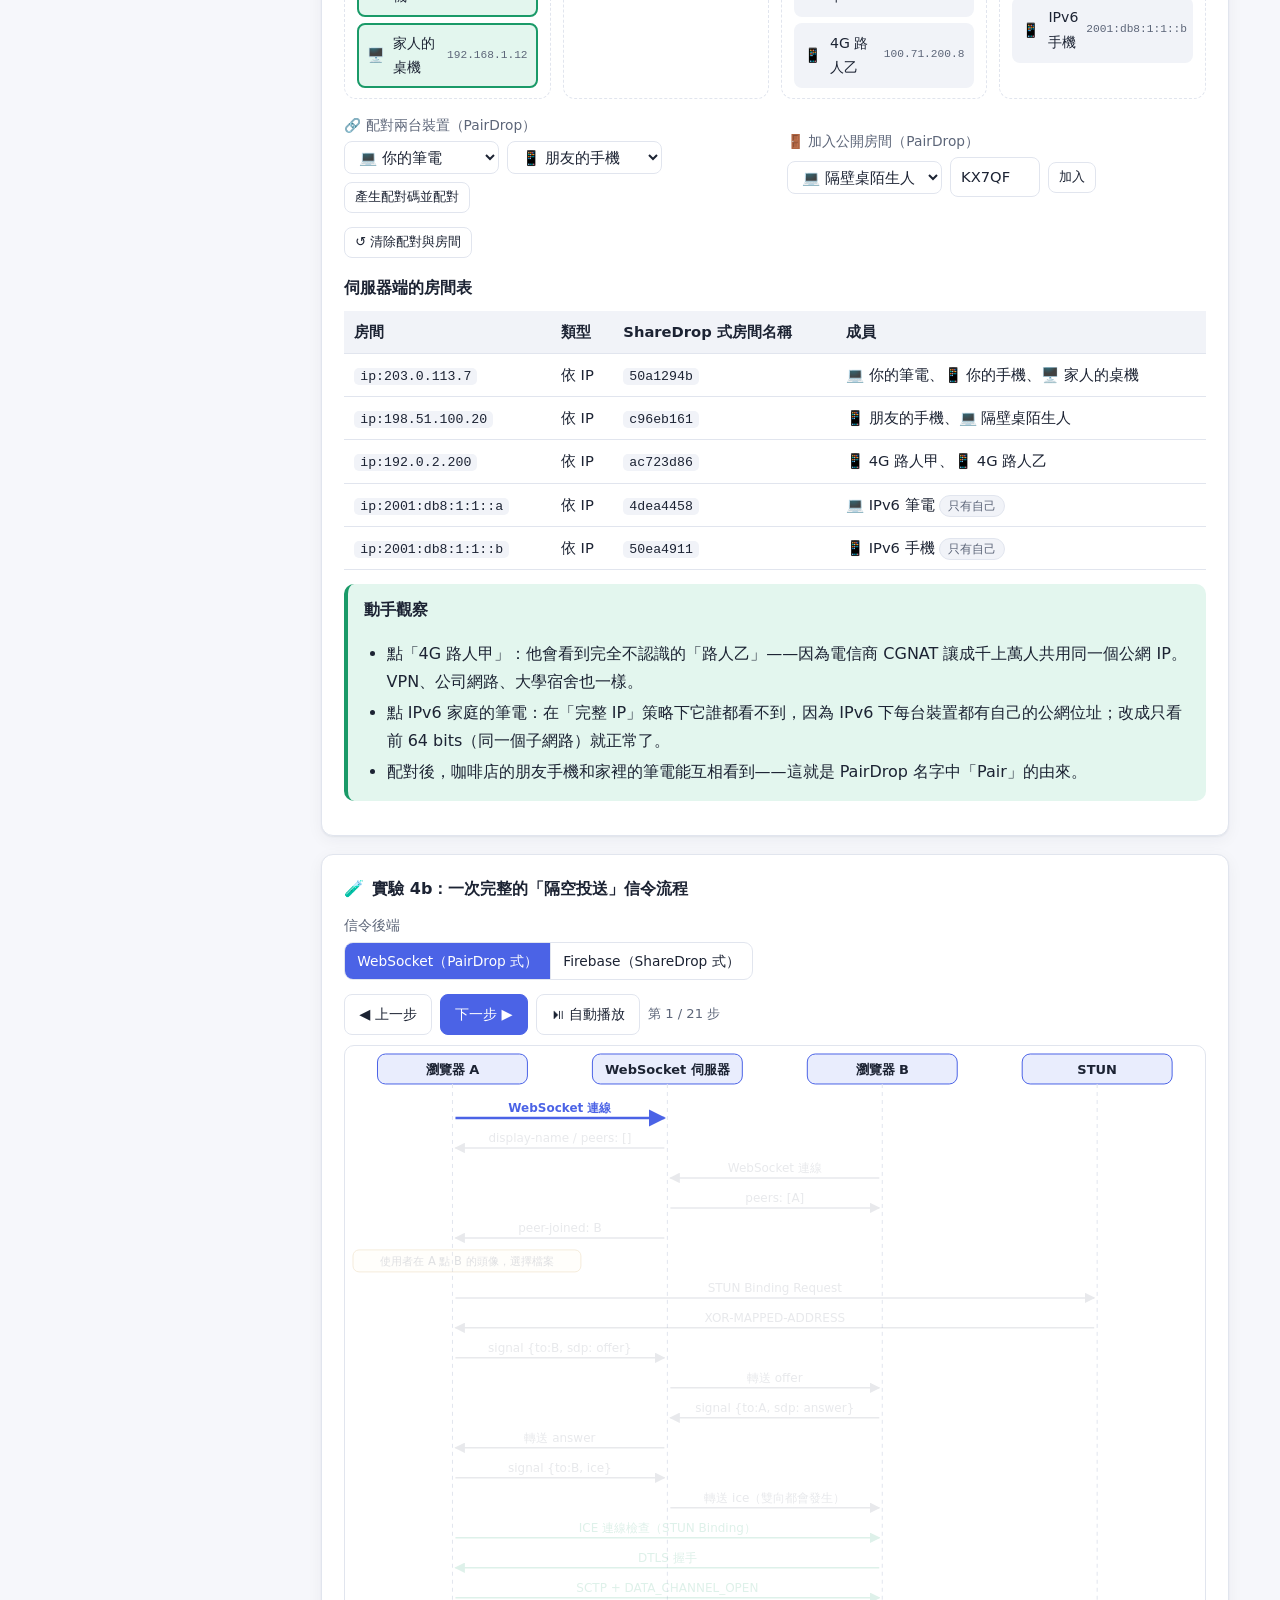
<file: p2p/index.html>
<!DOCTYPE html>
<html lang="zh-Hant-TW">
<head>
  <meta charset="utf-8">
  <meta name="viewport" content="width=device-width, initial-scale=1">
  <title>P2P 點對點網路：從 BitTorrent 到 WebRTC 的互動式教學</title>
  <meta name="description" content="用互動實驗理解 NAT 穿透、STUN/TURN/ICE、WebRTC 信令、ShareDrop / PairDrop 的裝置發現，以及 BitTorrent 的 .torrent、Peer Wire、Swarm 與 Kademlia DHT。">
  <link rel="stylesheet" href="css/style.css">
</head>
<body>
<div class="layout">

  <!-- ===== 側邊導覽 ===== -->
  <aside class="sidebar">
    <div class="brand">🔗 P2P 點對點網路<small>從 BitTorrent 到 WebRTC</small></div>
    <div class="progress-wrap">
      <div class="progress-label"><span>測驗完成進度</span><span id="progressText">0 / 13</span></div>
      <div class="progress"><div id="progressBar"></div></div>
    </div>
    <ul class="nav">
      <li><a href="#intro">為什麼要 P2P</a></li>
      <li><a href="#history">P2P 演進史與搜尋</a></li>
      <li><a href="#nat">NAT：連線的頭號敵人</a></li>
      <li><a href="#ice">STUN / TURN / ICE</a></li>
      <li><a href="#signal">信令與裝置發現</a></li>
      <li><a href="#webrtc">WebRTC DataChannel 傳檔</a></li>
      <li><a href="#lab">實戰：自己做 PairDrop</a></li>
      <li><a href="#torrent">BitTorrent ①：.torrent 與 infohash</a></li>
      <li><a href="#wire">BitTorrent ②：Tracker 與 Peer Wire</a></li>
      <li><a href="#swarm">BitTorrent ③：Swarm 模擬器</a></li>
      <li><a href="#dht">BitTorrent ④：DHT / Kademlia</a></li>
      <li><a href="#did">身分：DID 去中心化識別碼</a></li>
      <li><a href="#summary">總結：兩個世界的交會</a></li>
    </ul>
    <div class="sidebar-foot">
      <button class="btn small" id="themeToggle">🌙 暗色</button>
      <button class="btn small" id="resetProgress">清除進度</button>
    </div>
  </aside>
  <button class="menu-btn" aria-label="開啟目錄">☰</button>

  <main>
  <div class="content">

    <header class="hero">
      <h1>P2P 點對點網路：從 BitTorrent 到 WebRTC</h1>
      <p>ShareDrop、PairDrop 讓你在瀏覽器裡「隔空投送」檔案；BitTorrent 二十多年前就讓上百萬台電腦一起分享同一個檔案。
        它們看起來很不一樣，其實都在回答同樣的四個問題：<b>怎麼找到彼此？怎麼連上？怎麼傳？怎麼信任？</b></p>
      <p>這份教學從 NAT 穿透的封包層級開始，一路做到在兩個分頁之間真的用 WebRTC 傳檔、在瀏覽器裡產生真的 .torrent 檔、模擬整個 BitTorrent swarm 與 Kademlia DHT。</p>
      <div class="meta">
        <span class="chip">⏱️ 約 90–120 分鐘</span>
        <span class="chip">📚 先備知識：IP / Port / TCP / UDP 基本概念</span>
        <span class="chip">🧪 21 個互動實驗（含真實 WebRTC 連線與 Ed25519 簽章）</span>
        <span class="chip">✅ 每章附小測驗</span>
      </div>
    </header>

    <!-- ================================================================== -->
    <section class="chapter" id="intro">
      <div class="chapter-head"><span class="chapter-num">CHAPTER 0</span></div>
      <h2>為什麼要 P2P？</h2>

      <div class="box tldr"><span class="box-title">一句話重點</span>
        在 Client–Server 架構裡，<b>伺服器的上傳頻寬</b>是所有人共用的瓶頸；P2P 讓每個下載者同時也是上傳者，
        <b>使用者越多、總上傳能力就越大</b>——系統會「自我擴展」。
      </div>

      <p>想像你要把一個 1 GB 的檔案發給 1000 個人。傳統做法是放在伺服器上讓大家下載，伺服器得送出 1000 GB。
        但如果先拿到一部分的人<b>互相轉傳</b>，伺服器只要送出「大約一份」就夠了，剩下的頻寬由使用者們貢獻。這就是 P2P（Peer-to-Peer）的核心：
        每個節點（peer）<b>既是客戶端，也是伺服器</b>。</p>

      <p>網路教科書（Kurose &amp; Ross）給出了兩種架構「把檔案發給 N 個人」所需最短時間的下界：</p>
      <div class="formula">
        <b>Client–Server：</b> <var>D</var><sub>cs</sub> ≥ max(
        <span class="frac"><span><var>N</var>·<var>F</var></span><span><var>u</var><sub>s</sub></span></span>,
        <span class="frac"><span><var>F</var></span><span><var>d</var><sub>min</sub></span></span> )
        <br>
        <b>P2P：</b> <var>D</var><sub>p2p</sub> ≥ max(
        <span class="frac"><span><var>F</var></span><span><var>u</var><sub>s</sub></span></span>,
        <span class="frac"><span><var>F</var></span><span><var>d</var><sub>min</sub></span></span>,
        <span class="frac"><span><var>N</var>·<var>F</var></span><span><var>u</var><sub>s</sub> + <span class="hl">Σ<var>u</var><sub>i</sub></span></span></span> )
        <span class="note"><var>F</var>：檔案大小；<var>u</var><sub>s</sub>：伺服器（或第一個種子）上傳頻寬；<var>u</var><sub>i</sub>：第 i 個 peer 的上傳頻寬；<var>d</var><sub>min</sub>：最慢的下載頻寬。
          關鍵在 P2P 公式的分母：總上傳能力會隨 N 一起成長，所以時間幾乎不隨人數線性增加。</span>
      </div>

      <div class="card">
        <div class="demo-title">實驗 0：伺服器 vs P2P，誰先把檔案發完？</div>
        <div class="controls">
          <div class="control"><label for="distN">下載人數 N <output for="distN"></output></label><input type="range" id="distN" min="0" max="4" step="0.01" value="2"></div>
          <div class="control"><label for="distF">檔案大小 F <output for="distF"></output></label><input type="range" id="distF" min="10" max="8000" step="10" value="1000"></div>
          <div class="control"><label for="distUs"><span>伺服器上傳 u<sub>s</sub></span> <output for="distUs"></output></label><input type="range" id="distUs" min="10" max="10000" step="10" value="1000"></div>
          <div class="control"><label for="distU">每個 peer 上傳 u <output for="distU"></output></label><input type="range" id="distU" min="0" max="200" step="1" value="20"></div>
          <div class="control"><label for="distD">每個 peer 下載 d <output for="distD"></output></label><input type="range" id="distD" min="10" max="1000" step="10" value="100"></div>
        </div>
        <div class="metrics" id="distMetrics"></div>
        <div class="canvas-box"><canvas id="distCanvas" style="height:260px"></canvas></div>
        <div class="legend"><span style="--sw:var(--bad)">Client–Server</span><span style="--sw:var(--good)">P2P</span><span style="--sw:var(--muted)">目前 N</span></div>
        <div class="box tryit"><span class="box-title">動手觀察</span>
          <ul>
            <li>把 N 拉到 10,000：Client–Server 的時間線性爆炸，P2P 卻趨近一條水平線（上限為 F·N/(N·u) = F/u）。</li>
            <li>把「每個 peer 上傳 u」拉到 0：P2P 退化成 Client–Server。<b>P2P 的威力完全來自使用者願意上傳</b>——這就是第 9 章 BitTorrent 要用 tit-for-tat 對付「搭便車」的原因。</li>
          </ul>
        </div>
      </div>

      <h3>每個 P2P 系統都要回答的四個問題</h3>
      <div class="table-wrap">
        <table>
          <tr><th>問題</th><th>ShareDrop / PairDrop（瀏覽器）</th><th>BitTorrent（桌面程式）</th><th>本教學章節</th></tr>
          <tr><td>🔍 <b>發現</b>：誰在附近？誰有我要的檔案？</td><td>Firebase / WebSocket 伺服器依「公網 IP」或配對碼分房間</td><td>Tracker 伺服器、DHT、PEX</td><td>第 1、4、8、10 章</td></tr>
          <tr><td>🔌 <b>連線</b>：雙方都在 NAT 後面怎麼連？</td><td>ICE = STUN 打洞 + TURN 中繼</td><td>部分 peer 有公網 port（UPnP / NAT-PMP），uTP 打洞</td><td>第 2、3 章</td></tr>
          <tr><td>📦 <b>傳輸</b>：怎麼可靠又有效率地傳？</td><td>WebRTC DataChannel（SCTP over DTLS over UDP）</td><td>TCP 或 uTP 上的 Peer Wire Protocol，切成 piece / block</td><td>第 5、6、8 章</td></tr>
          <tr><td>🛡️ <b>信任</b>：資料是對的嗎？有人白吃白喝？</td><td>DTLS 強制加密；信令伺服器要可信（或用 DID 簽章擺脫這個前提）</td><td>每個 piece 的 SHA-1 雜湊；tit-for-tat 防搭便車</td><td>第 7、9、11 章</td></tr>
        </table>
      </div>

      <div class="quiz">
        <div class="quiz-title">✏️ 小測驗</div>
        <div class="q" data-answer="2">
          <p>1. 為什麼 P2P 分發時間幾乎不會隨下載人數 N 線性成長？</p>
          <ol class="opts"><li>P2P 的封包比較小</li><li>P2P 不需要下載完整檔案</li><li>每多一個下載者，總上傳能力也多一份</li><li>P2P 會自動壓縮檔案</li></ol>
          <div class="explain">分母是 u<sub>s</sub> + Σu<sub>i</sub>，下載者本身就是上傳者，需求與供給一起成長。</div>
        </div>
        <div class="q" data-answer="1">
          <p>2. ShareDrop 使用 Firebase、PairDrop 使用 WebSocket 伺服器，它們主要解決的是四個問題中的哪一個？</p>
          <ol class="opts"><li>傳輸檔案內容</li><li>發現彼此並交換連線資訊（信令）</li><li>檔案完整性驗證</li><li>壓縮</li></ol>
          <div class="explain">伺服器只負責「誰在線上」與轉送 SDP / ICE 候選；連上之後檔案內容走 WebRTC 直連，不經過伺服器（除非退回 TURN 或 WebSocket 備援）。</div>
        </div>
      </div>
    </section>

    <!-- ================================================================== -->
    <section class="chapter" id="history">
      <div class="chapter-head"><span class="chapter-num">CHAPTER 1</span></div>
      <h2>P2P 演進史：搜尋這件事有多難</h2>

      <div class="box tldr"><span class="box-title">一句話重點</span>
        P2P 的歷史就是「怎麼找到資源」的演進：<b>中央索引</b>（Napster）→ <b>洪泛</b>（Gnutella）→ <b>超級節點</b>（Kazaa）→
        <b>不搜尋，只靠 .torrent + Tracker</b>（BitTorrent）→ <b>結構化 DHT</b>（Kademlia）→ <b>瀏覽器裡的 P2P</b>（WebRTC）。
      </div>

      <div class="table-wrap">
        <table>
          <tr><th>年代</th><th>系統</th><th>怎麼找到資源</th><th>優點</th><th>致命傷</th></tr>
          <tr><td>1999</td><td>Napster</td><td>所有人把檔案清單上傳到<b>中央索引伺服器</b>，搜尋問伺服器，下載才 P2P</td><td>搜尋又快又準</td><td>單點故障；伺服器被告就整個關站（2001）</td></tr>
          <tr><td>2000</td><td>Gnutella</td><td>完全去中心：查詢以<b>洪泛（flooding）</b>傳給所有鄰居，帶 TTL 遞減（常見 7）</td><td>沒有中央可以關</td><td>訊息量隨網路爆炸；TTL 之外的檔案找不到</td></tr>
          <tr><td>2001</td><td>FastTrack / Kazaa</td><td>分層：頻寬好的電腦升級為<b>超級節點</b>，替一般節點建索引</td><td>兼顧效率與去中心</td><td>超級節點負擔重；協定封閉</td></tr>
          <tr><td>2001</td><td>BitTorrent</td><td><b>根本不做搜尋</b>：用 .torrent 檔描述內容，Tracker 只回答「誰也在下載這個 infohash」</td><td>專注「怎麼快速分發同一個檔案」</td><td>Tracker 仍是中心點 → 後來用 DHT 補上</td></tr>
          <tr><td>2005</td><td>Mainline DHT</td><td><b>Kademlia</b>：以 XOR 距離組織節點，O(log N) 步找到負責某個 infohash 的節點</td><td>無 Tracker 也能找到 peer；磁力連結</td><td>Sybil / Eclipse 攻擊、NAT 後節點難以參與</td></tr>
          <tr><td>2011–</td><td>WebRTC</td><td>標準<b>刻意不規定</b>怎麼發現與信令，交給應用自己（WebSocket、Firebase…）</td><td>瀏覽器原生、強制加密、內建 NAT 穿透</td><td>仍需要信令伺服器；對稱型 NAT 要 TURN</td></tr>
        </table>
      </div>

      <div class="card">
        <div class="demo-title">實驗 1：三種搜尋方式要送多少訊息？</div>
        <p class="small-note">下方是一個 80 節點的隨機網路，每個節點只和附近幾個節點相連（就像 Gnutella 的鄰居關係）。
          ★ 是發起搜尋的節點，◆ 是擁有檔案的節點。比較三種搜尋策略的訊息數與成功率。</p>
        <div class="controls">
          <div class="control"><span class="label">搜尋方式</span>
            <div class="seg" id="searchMode">
              <button data-value="central" class="active">中央索引（Napster）</button>
              <button data-value="flood">洪泛（Gnutella）</button>
              <button data-value="dht">DHT（Kademlia）</button>
            </div>
          </div>
          <div class="control"><label for="searchTTL">TTL（洪泛跳數上限）<output for="searchTTL"></output></label><input type="range" id="searchTTL" min="1" max="10" step="1" value="4"></div>
          <div class="control"><label for="searchReplicas">檔案副本數 <output for="searchReplicas"></output></label><input type="range" id="searchReplicas" min="1" max="6" step="1" value="1"></div>
        </div>
        <div class="btn-row"><button class="btn primary" id="searchGo">▶ 開始搜尋</button><button class="btn" id="searchNew">🎲 換一個網路</button></div>
        <div class="metrics" id="searchMetrics"></div>
        <div class="canvas-box"><canvas id="searchCanvas" style="height:380px"></canvas></div>
        <div class="box tryit"><span class="box-title">動手觀察</span>
          <ul>
            <li>洪泛模式：TTL 每 +1，訊息數大約成倍增加；TTL 太小則找不到遠處的檔案。這就是 Gnutella 撐不住大規模的原因。</li>
            <li>DHT 模式：節點 ID 決定「誰負責什麼」，每一步至少把 XOR 距離砍半，所以只要約 log₂N 步，<b>而且跟檔案在哪裡無關</b>——DHT 是一層「覆蓋網路」，查詢可以直接送給任何已知節點，不受實體鄰居限制。</li>
          </ul>
        </div>
      </div>

      <div class="quiz">
        <div class="quiz-title">✏️ 小測驗</div>
        <div class="q" data-answer="3">
          <p>1. Napster 被關站的技術原因是？</p>
          <ol class="opts"><li>傳輸太慢</li><li>洪泛訊息太多</li><li>沒有檔案完整性檢查</li><li>依賴中央索引伺服器，關掉它整個網路就停擺</li></ol>
          <div class="explain">Napster 的檔案傳輸是 P2P 的，但搜尋完全依賴中央伺服器，所以法院只要命令關閉伺服器即可。</div>
        </div>
        <div class="q" data-answer="0">
          <p>2. BitTorrent 與 Napster / Gnutella 最大的設計差異是？</p>
          <ol class="opts"><li>BitTorrent 不負責搜尋，只專注於讓同一份內容的下載者互相交換資料</li><li>BitTorrent 不需要任何伺服器</li><li>BitTorrent 使用洪泛查詢</li><li>BitTorrent 只能傳小檔案</li></ol>
          <div class="explain">搜尋交給網站（.torrent 索引站），BitTorrent 協定本身只管「同一個 infohash 的 swarm 怎麼最快分發」。</div>
        </div>
      </div>
    </section>

    <!-- ================================================================== -->
    <section class="chapter" id="nat">
      <div class="chapter-head"><span class="chapter-num">CHAPTER 2</span></div>
      <h2>NAT：P2P 連線的頭號敵人</h2>

      <div class="box tldr"><span class="box-title">一句話重點</span>
        家用路由器的 NAT 會把很多台電腦藏在同一個公網 IP 後面，而且<b>預設丟掉所有「不是你先送出去」的封包</b>。
        「打洞（hole punching）」的技巧是：雙方<b>同時</b>往對方的公網位址送封包，讓各自的 NAT 誤以為對方的封包是「回應」。能不能成功，取決於 NAT 的<b>映射行為</b>與<b>過濾行為</b>。
      </div>

      <h3>NAT 在做什麼</h3>
      <p>IPv4 只有約 43 億個位址，早就不夠用。於是家裡的裝置拿的是<b>私有位址</b>（<code>192.168.0.0/16</code>、<code>10.0.0.0/8</code>、<code>172.16.0.0/12</code>），
        出門時由路由器把來源改寫成唯一的公網 IP，並記住一筆<b>映射</b>：</p>
      <pre class="code"><span class="c"># 路由器的 NAT 映射表</span>
內部 192.168.1.10:5000  ⇄  外部 203.0.113.7:<span class="k">40001</span>   （目的地 8.8.8.8:53）
<span class="c"># 回來的封包送到 203.0.113.7:40001 → 查表 → 轉給 192.168.1.10:5000</span>
<span class="c"># 送到 203.0.113.7 其他 port、或來源不符合規則的封包 → 丟棄</span></pre>
      <p>這對 Client–Server 沒問題（永遠是客戶端先發），但 P2P 需要<b>兩個都在 NAT 後面的人互連</b>，誰先發都會被對方的 NAT 擋下。
        更麻煩的是電信商的 <b>CGNAT</b>（<code>100.64.0.0/10</code>），你的路由器外面還有一層 NAT，連 UPnP 開 port 都沒用。</p>

      <h3>NAT 的兩個行為（RFC 4787）</h3>
      <div class="grid-2">
        <div class="card">
          <h4>① 映射行為（Mapping）：對不同目的地，用不用同一個外部 port？</h4>
          <ul>
            <li><b>Endpoint-Independent（EIM）</b>：同一個內部 ip:port，不管送給誰，外部 port 都一樣。<span class="tag good">打洞友善</span></li>
            <li><b>Address(-and-Port)-Dependent（ADM / APDM）</b>：送給不同目的地就換一個外部 port。STUN 伺服器看到的 port 跟對方看到的不一樣。<span class="tag bad">打洞殺手</span></li>
          </ul>
        </div>
        <div class="card">
          <h4>② 過濾行為（Filtering）：誰可以從外面送封包進來？</h4>
          <ul>
            <li><b>Endpoint-Independent（EIF）</b>：任何人都能送到這個外部 port。</li>
            <li><b>Address-Dependent（ADF）</b>：只有「我送過封包的 IP」可以送進來。</li>
            <li><b>Address-and-Port-Dependent（APDF）</b>：只有「我送過封包的 IP:port」可以送進來。</li>
          </ul>
        </div>
      </div>
      <div class="table-wrap">
        <table>
          <tr><th>舊名稱（RFC 3489）</th><th>映射</th><th>過濾</th><th>常見於</th></tr>
          <tr><td>🟢 Full Cone 完全錐形</td><td>EIM</td><td>EIF</td><td>開了 DMZ / 全開 port 的路由器</td></tr>
          <tr><td>🟡 Restricted Cone 限制錐形</td><td>EIM</td><td>ADF</td><td>部分家用路由器</td></tr>
          <tr><td>🟠 Port-Restricted Cone 埠限制錐形</td><td>EIM</td><td>APDF</td><td><b>最常見的家用路由器</b>（Linux iptables MASQUERADE 預設行為）</td></tr>
          <tr><td>🔴 Symmetric 對稱型</td><td>APDM</td><td>APDF</td><td>企業防火牆、部分 4G/5G 行動網路、CGNAT</td></tr>
        </table>
      </div>

      <div class="card">
        <div class="demo-title">實驗 2：NAT 打洞模擬器（封包層級）</div>
        <p class="small-note">A（192.168.1.10:5000）與 B（10.0.0.20:6000）分別躲在兩台 NAT 後面。STUN 伺服器 S 位於 192.0.2.1:3478。
          逐步執行打洞流程，觀察兩邊 NAT 的映射表與每個封包是被放行還是丟棄。</p>
        <div class="controls">
          <div class="control"><span class="label">A 的 NAT 類型</span><select id="natTypeA"></select></div>
          <div class="control"><span class="label">B 的 NAT 類型</span><select id="natTypeB"></select></div>
        </div>
        <div class="btn-row">
          <button class="btn primary" id="natStep">▶ 下一步</button>
          <button class="btn" id="natAll">⏩ 全部執行</button>
          <button class="btn" id="natReset">↺ 重設</button>
          <span class="small-note" id="natStepLabel"></span>
        </div>
        <div class="result-banner idle" id="natResult">按「下一步」開始。</div>
        <div class="nat-stage">
          <div class="nat-side"><h5>🏠 NAT A（公網 203.0.113.7）</h5><div id="natTableA"></div></div>
          <div class="nat-side"><h5>🏢 NAT B（公網 198.51.100.9）</h5><div id="natTableB"></div></div>
        </div>
        <h4>封包紀錄</h4>
        <div class="pkt-log" id="natLog"></div>
        <h4>自動跑遍所有組合：哪些 NAT 組合可以直接打洞？</h4>
        <p class="small-note">下表由同一個模擬器把 5×5 種組合全部跑一次算出來，不是寫死的。</p>
        <div class="table-wrap"><table class="matrix" id="natMatrix"></table></div>
        <div class="box tryit"><span class="box-title">動手觀察</span>
          <ul>
            <li>選「埠限制錐形 ↔ 埠限制錐形」：第一個封包一定會被對方 NAT 丟掉，但它在<b>自己的</b> NAT 上開了一個洞；等對方的封包抵達時，洞已經在了。這就是為什麼要「同時」送。</li>
            <li>選「對稱型 ↔ 埠限制錐形」：A 送往 B 時 NAT 換了一個新的外部 port，B 根據 STUN 拿到的舊 port 回送，被 A 的 NAT 丟掉 → 只能走 TURN 中繼。</li>
            <li>選「對稱型 ↔ 限制錐形」卻能成功：因為限制錐形只檢查 IP 不檢查 port，B 收到 A 從新 port 送來的封包，就能學到 A 的真實位址（ICE 稱為 peer-reflexive 候選）並回送。</li>
          </ul>
        </div>
      </div>

      <div class="box pitfall"><span class="box-title">⚠️ 常見誤解</span>
        <ul>
          <li><b>「打洞是駭客技巧，會破壞安全性」</b>——不會。打洞只能在<b>雙方都主動同意</b>（都往對方送封包）時成立，NAT 的「只放行回應」規則一條都沒有被打破。</li>
          <li><b>「打通一次就永遠通」</b>——UDP 映射通常 30 秒到幾分鐘沒流量就會過期，所以 WebRTC 會定期送 STUN Binding（consent freshness，RFC 7675）維持洞口。</li>
          <li><b>「IPv6 就不需要打洞」</b>——IPv6 沒有 NAT，但家用路由器的防火牆通常仍是「只放行回應」的狀態式過濾，一樣需要雙方同時送封包。</li>
        </ul>
      </div>

      <div class="quiz">
        <div class="quiz-title">✏️ 小測驗</div>
        <div class="q" data-answer="1">
          <p>1. 對稱型 NAT 讓打洞失敗的根本原因是？</p>
          <ol class="opts"><li>它會丟掉所有 UDP 封包</li><li>它對不同目的地分配不同的外部 port，所以 STUN 看到的位址對另一個 peer 無效</li><li>它不支援 IPv4</li><li>它會加密封包</li></ol>
          <div class="explain">STUN 只能告訴你「送給 STUN 伺服器時」的外部 port，對稱型 NAT 送給 peer 時會換成另一個無法預測的 port。</div>
        </div>
        <div class="q" data-answer="2">
          <p>2. 兩邊都是「埠限制錐形 NAT」時，為什麼第一個封包會被丟，但打洞仍會成功？</p>
          <ol class="opts"><li>因為 NAT 會重送</li><li>因為 STUN 伺服器幫忙轉送</li><li>第一個封包雖然被對方丟掉，但已在自己的 NAT 上建立了「允許對方 IP:port 進來」的規則，對方的封包隨後就能進來</li><li>不會成功</li></ol>
          <div class="explain">打洞依賴「雙方都送出去過」。先送的那方封包被丟沒關係，它的作用是在自己這端開洞。</div>
        </div>
        <div class="q" data-answer="0">
          <p>3. 下列哪個位址區段代表你可能在電信商的 CGNAT 後面？</p>
          <ol class="opts"><li>100.64.0.0/10</li><li>8.8.8.0/24</li><li>224.0.0.0/4</li><li>127.0.0.0/8</li></ol>
          <div class="explain">RFC 6598 保留 100.64.0.0/10 給電信商級 NAT 使用。如果你的路由器 WAN 拿到這段位址，外面還有一層 NAT。</div>
        </div>
      </div>
    </section>

    <!-- ================================================================== -->
    <section class="chapter" id="ice">
      <div class="chapter-head"><span class="chapter-num">CHAPTER 3</span></div>
      <h2>STUN / TURN / ICE：WebRTC 的 NAT 穿透三兄弟</h2>

      <div class="box tldr"><span class="box-title">一句話重點</span>
        <b>STUN</b> 告訴你「你在外面看起來是誰」；<b>TURN</b> 在打洞失敗時當中繼站；<b>ICE</b> 把所有可能的位址（候選）收集起來、兩兩配對、逐一測試，挑出<b>能通且最好</b>的那一條。
      </div>

      <h3>STUN：照鏡子</h3>
      <p>STUN（RFC 8489）極其簡單：你送一個 <b>Binding Request</b> 給公網上的 STUN 伺服器，它把「看到的來源 IP:port」放在
        <code>XOR-MAPPED-ADDRESS</code> 屬性裡回傳。這就是你的 <b>server-reflexive（srflx）</b> 位址。STUN 伺服器幾乎不耗頻寬，所以 Google 等公司提供免費的公開伺服器。</p>
      <div class="card">
        <div class="demo-title">實驗 3a：組一個 STUN Binding Success Response</div>
        <p class="small-note">為什麼要 XOR？有些 NAT 的「應用層閘道（ALG）」會掃描封包內容，看到像自己公網 IP 的位元組就「好心」改寫，結果把 STUN 的答案改壞了。
          把位址和 magic cookie <code>0x2112A442</code> 做 XOR 之後，ALG 就認不出來了。</p>
        <div class="controls">
          <div class="control"><label for="stunIp">你的公網 IP</label><input type="text" id="stunIp" value="203.0.113.7"></div>
          <div class="control"><label for="stunPort">外部 port</label><input type="number" id="stunPort" value="40001" min="1" max="65535"></div>
        </div>
        <div class="hex" id="stunHex"></div>
        <div class="hex-legend" id="stunLegend"></div>
        <div class="hex-hover" id="stunHover">把滑鼠移到位元組上看說明</div>
        <div class="small-note" id="stunCalc"></div>
      </div>

      <h3>TURN：打不通就繞路</h3>
      <p>當雙方之間沒有任何一條路能直接打通（例如對稱型 NAT 對上埠限制錐形 NAT、或公司網路封鎖 UDP），就只能請 <b>TURN</b>（RFC 8656）伺服器當中繼：
        客戶端向 TURN 伺服器 <code>Allocate</code> 一個<b>中繼位址（relay candidate）</b>，所有資料都經過伺服器轉送。TURN 可以跑在 TCP / TLS 443 上，幾乎穿得過任何防火牆，
        但<b>每一個位元組都吃伺服器頻寬</b>——這就是 PairDrop 文件說「跨網路傳輸請自架 TURN」的原因。</p>

      <h3>ICE：把所有路都試一遍</h3>
      <div class="table-wrap">
        <table>
          <tr><th>候選類型</th><th>從哪來</th><th>type preference（RFC 8445 建議）</th><th>例子</th></tr>
          <tr><td><span class="tag acc">host</span></td><td>本機網卡位址（現代瀏覽器會改用隨機 <code>xxxx.local</code> mDNS 名稱保護隱私）</td><td class="num">126</td><td><code>192.168.1.10:5000</code></td></tr>
          <tr><td><span class="tag">prflx</span> peer-reflexive</td><td>連線檢查過程中，從對方回應「意外」學到的位址</td><td class="num">110</td><td>對稱型 NAT 送往 peer 時的新 port</td></tr>
          <tr><td><span class="tag good">srflx</span> server-reflexive</td><td>STUN 伺服器回報的 NAT 外部位址</td><td class="num">100</td><td><code>203.0.113.7:40001</code></td></tr>
          <tr><td><span class="tag warn">relay</span></td><td>TURN 伺服器分配的中繼位址</td><td class="num">0</td><td><code>turn.example.com:49152</code></td></tr>
        </table>
      </div>
      <div class="formula">
        候選優先權 = 2<sup>24</sup> × <span class="hl">type pref</span> + 2<sup>8</sup> × local pref + (256 − component ID)
        <br>配對優先權 = 2<sup>32</sup> × min(<var>G</var>, <var>D</var>) + 2 × max(<var>G</var>, <var>D</var>) + (<var>G</var> &gt; <var>D</var> ? 1 : 0)
        <span class="note"><var>G</var>：controlling 端（通常是發 offer 的一方）候選的優先權；<var>D</var>：controlled 端。這樣設計讓雙方算出完全相同的排序，不需要協商。
          type pref 讓「直連」永遠優先於「中繼」。</span>
      </div>
      <p>ICE 的流程：① 各自<b>收集候選</b> → ② 透過信令<b>交換候選</b>（Trickle ICE 可以邊收集邊送）→ ③ 兩兩<b>配對</b>並依優先權排序 →
        ④ 對每一對送 STUN Binding 做<b>連線檢查</b> → ⑤ controlling 端<b>提名（nominate）</b>最好的成功配對 → 開始傳資料。</p>

      <div class="card">
        <div class="demo-title">實驗 3b：ICE 連線檢查模擬器</div>
        <p class="small-note">選擇一個網路情境。打洞能否成功，是直接呼叫第 2 章的 NAT 模擬器算出來的。</p>
        <div class="controls">
          <div class="control" style="flex-basis:100%"><span class="label">情境</span>
            <div class="seg" id="iceScenario">
              <button data-value="lan" class="active">同一個 Wi-Fi</button>
              <button data-value="cone">不同網路・兩邊埠限制錐形</button>
              <button data-value="symres">A 對稱型 ↔ B 限制錐形</button>
              <button data-value="symport">A 對稱型（4G）↔ B 埠限制錐形</button>
              <button data-value="udpblock">A 在封鎖 UDP 的公司網路</button>
            </div>
          </div>
        </div>
        <div class="grid-2">
          <div><h4>A 的候選（controlling）</h4><div class="cand-list" id="iceCandA"></div></div>
          <div><h4>B 的候選（controlled）</h4><div class="cand-list" id="iceCandB"></div></div>
        </div>
        <h4>檢查清單（Checklist，依配對優先權排序）</h4>
        <div class="btn-row"><button class="btn primary" id="iceRun">▶ 執行連線檢查</button></div>
        <div class="table-wrap"><table id="icePairs"></table></div>
        <div class="result-banner idle" id="iceResult">按「執行連線檢查」。</div>
        <div class="box pitfall"><span class="box-title">💡 為什麼 A 的 srflx 不出現在配對裡？</span>
          封包永遠是從本機網卡（host）送出的，NAT 才把它變成 srflx。RFC 8445 規定本地 srflx 候選在配對時要替換成它的「基底」（base，即 host 候選），
          替換後與既有的 host 配對重複，因此被<b>剪除（prune）</b>。srflx 的價值在於<b>讓對方知道</b>該往哪裡送。
        </div>
      </div>

      <div class="card">
        <div class="demo-title">實驗 3c：看看「你自己」的 ICE 候選（真實 WebRTC）</div>
        <p class="small-note">這會在你的瀏覽器建立一個真的 <code>RTCPeerConnection</code>，列出它收集到的候選，並把優先權拆回公式的三個部分。
          勾選 STUN 時會連線到 Google 的公開 STUN 伺服器 <code>stun.l.google.com:19302</code>（只會送出一個 Binding Request，回傳你的公網 IP）。</p>
        <div class="btn-row">
          <label class="small-note"><input type="checkbox" id="gatherStun" checked> 使用公開 STUN 伺服器</label>
          <button class="btn primary" id="gatherGo">🔍 收集候選</button>
        </div>
        <div class="cand-list" id="gatherOut" style="margin-top:10px"></div>
        <div class="box tryit"><span class="box-title">動手觀察</span>
          <ul>
            <li>host 候選通常是 <code>xxxxxxxx-xxxx-….local</code>：瀏覽器用 mDNS 隱藏你的區網 IP，避免網站拿它做指紋追蹤。</li>
            <li>srflx 候選的 <code>raddr</code> 就是它的 base。如果你在對稱型 NAT 後面，每次連到不同 STUN 伺服器會拿到不同 port。</li>
            <li>你也會看到 TCP 候選（<code>tcptype active</code>），它們的 type pref 比 UDP 低。</li>
          </ul>
        </div>
      </div>

      <div class="quiz">
        <div class="quiz-title">✏️ 小測驗</div>
        <div class="q" data-answer="3">
          <p>1. 哪一種候選最可能讓所有資料都經過第三方伺服器？</p>
          <ol class="opts"><li>host</li><li>srflx</li><li>prflx</li><li>relay</li></ol>
          <div class="explain">relay 候選是 TURN 伺服器上的位址，資料要經過伺服器轉送。STUN 只參與「照鏡子」，不轉送資料。</div>
        </div>
        <div class="q" data-answer="1">
          <p>2. 同一個 Wi-Fi 下的兩台電腦，ICE 最後通常會選哪一種配對？</p>
          <ol class="opts"><li>relay ↔ relay</li><li>host ↔ host</li><li>srflx ↔ relay</li><li>一定要經過 STUN 伺服器</li></ol>
          <div class="explain">host 的 type pref 最高（126），而且同網段可以直接互通，所以 host ↔ host 優先權最高且會成功。</div>
        </div>
        <div class="q" data-answer="2">
          <p>3. STUN 回應中的位址為什麼要跟 magic cookie 做 XOR？</p>
          <ol class="opts"><li>為了加密，防止被竊聽</li><li>為了壓縮封包</li><li>避免 NAT 的 ALG 在封包內容中看到自己的 IP 而擅自改寫</li><li>為了相容 IPv8</li></ol>
          <div class="explain">XOR 不是加密（任何人都能反算），目的只是讓位址「看起來不像位址」。</div>
        </div>
      </div>
    </section>

    <!-- ================================================================== -->
    <section class="chapter" id="signal">
      <div class="chapter-head"><span class="chapter-num">CHAPTER 4</span></div>
      <h2>信令與裝置發現：ShareDrop vs PairDrop</h2>

      <div class="box tldr"><span class="box-title">一句話重點</span>
        WebRTC 標準<b>刻意不規定</b>雙方怎麼交換 SDP 與 ICE 候選——這叫<b>信令（signaling）</b>，由應用自己決定。
        PairDrop（源自 Snapdrop）用自架的 <b>Node.js WebSocket 伺服器</b>；ShareDrop 用 <b>Firebase Realtime Database</b>。
        兩者都用「<b>相同公網 IP = 同一個區網</b>」這個簡單規則來決定誰看得到誰。
      </div>

      <h3>信令要傳什麼？</h3>
      <ul>
        <li><b>SDP offer / answer</b>：我想開什麼通道、我的 ICE 帳密（<code>ice-ufrag</code> / <code>ice-pwd</code>）、我的 DTLS 憑證指紋（<code>a=fingerprint</code>）。</li>
        <li><b>ICE 候選</b>：我可能的位址（第 3 章）。</li>
        <li><b>在線狀態（presence）</b>：誰上線、誰離線——這不屬於 WebRTC，但「隔空投送」類應用一定需要。</li>
      </ul>
      <p>連上之後，信令伺服器就功成身退：檔案內容走 WebRTC DataChannel 直連（或經過 TURN），<b>信令伺服器看不到檔案</b>。</p>

      <div class="grid-2">
        <div class="card">
          <h4>🟦 PairDrop / Snapdrop：WebSocket 伺服器</h4>
          <ul>
            <li>瀏覽器開啟網頁時建立一條 WebSocket 長連線。</li>
            <li>伺服器讀取連線的來源 IP（在反向代理後面時讀 <code>X-Forwarded-For</code>），<b>同一個 IP 的 peer 放進同一個房間</b>，推送 <code>peers</code>、<code>peer-joined</code>、<code>peer-left</code> 事件。</li>
            <li>需要信令時，A 送出 <code>{type:'signal', to:B, sdp|ice}</code>，伺服器只看 <code>to</code> 欄位轉給 B。</li>
            <li>PairDrop 的擴充：
              <b>配對裝置</b>（輸入 6 位數字或掃 QR code，雙方存下共同的秘密，之後跨網路也看得到彼此）、
              <b>公開房間</b>（輸入房間代碼臨時加入）、可設定 STUN/TURN（<code>RTC_CONFIG</code>）、
              以及可選的 WebSocket 備援（<code>WS_FALLBACK</code>，此時檔案會經過伺服器，不再是 P2P）。</li>
          </ul>
        </div>
        <div class="card">
          <h4>🟧 ShareDrop：Firebase</h4>
          <ul>
            <li>不用自己維護長連線伺服器，改用 Firebase Realtime Database 的即時同步做<b>在線狀態與信令</b>。</li>
            <li>房間名稱由伺服器依你的<b>公網 IP</b>（加上設定的 <code>SECRET</code>）算出，所以同一個區網的人會進同一個房間；也可以建立自訂網址的房間跨網路分享。</li>
            <li>每個使用者把自己寫進房間節點，並設定 <code>onDisconnect().remove()</code>：關掉分頁時 Firebase 自動移除，其他人收到 <code>child_removed</code> 事件。</li>
            <li>SDP 與 ICE 候選同樣寫進資料庫、由對方的監聽器讀出。</li>
          </ul>
        </div>
      </div>

      <div class="card">
        <div class="demo-title">實驗 4a：「同一個公網 IP」分房規則的效果與陷阱</div>
        <p class="small-note">點選任一台裝置，看它在 ShareDrop / PairDrop 的畫面上會看到誰（綠框）。再切換分房策略、試試配對與公開房間。</p>
        <div class="controls">
          <div class="control" style="flex-basis:100%"><span class="label">分房策略</span>
            <div class="seg" id="roomStrategy">
              <button data-value="ip" class="active">完整公網 IP（Snapdrop / ShareDrop）</button>
              <button data-value="ip6">IPv6 只看前 64 bits（PairDrop 的 IPV6_LOCALIZE 選項）</button>
            </div>
          </div>
        </div>
        <div class="net-grid" id="roomNets"></div>
        <div class="controls" style="margin-top:14px">
          <div class="control"><span class="label">🔗 配對兩台裝置（PairDrop）</span>
            <div class="btn-row"><select id="pairA" style="width:auto"></select><select id="pairB" style="width:auto"></select><button class="btn small" id="pairGo">產生配對碼並配對</button></div>
          </div>
          <div class="control"><span class="label">🚪 加入公開房間（PairDrop）</span>
            <div class="btn-row"><select id="pubDev" style="width:auto"></select><input type="text" id="pubCode" value="KX7QF" style="width:90px"><button class="btn small" id="pubGo">加入</button></div>
          </div>
        </div>
        <div class="btn-row"><button class="btn small" id="roomReset">↺ 清除配對與房間</button></div>
        <h4>伺服器端的房間表</h4>
        <div class="table-wrap"><table id="roomTable"></table></div>
        <div class="box tryit"><span class="box-title">動手觀察</span>
          <ul>
            <li>點「4G 路人甲」：他會看到完全不認識的「路人乙」——因為電信商 CGNAT 讓成千上萬人共用同一個公網 IP。VPN、公司網路、大學宿舍也一樣。</li>
            <li>點 IPv6 家庭的筆電：在「完整 IP」策略下它誰都看不到，因為 IPv6 下每台裝置都有自己的公網位址；改成只看前 64 bits（同一個子網路）就正常了。</li>
            <li>配對後，咖啡店的朋友手機和家裡的筆電能互相看到——這就是 PairDrop 名字中「Pair」的由來。</li>
          </ul>
        </div>
      </div>

      <div class="card">
        <div class="demo-title">實驗 4b：一次完整的「隔空投送」信令流程</div>
        <div class="controls">
          <div class="control"><span class="label">信令後端</span>
            <div class="seg" id="seqBackend">
              <button data-value="ws" class="active">WebSocket（PairDrop 式）</button>
              <button data-value="fb">Firebase（ShareDrop 式）</button>
            </div>
          </div>
        </div>
        <div class="btn-row">
          <button class="btn" id="seqPrev">◀ 上一步</button>
          <button class="btn primary" id="seqNext">下一步 ▶</button>
          <button class="btn" id="seqPlay">⏯ 自動播放</button>
          <span class="small-note" id="seqCount"></span>
        </div>
        <div class="seq-wrap" id="seqSvg" style="margin-top:10px"></div>
        <div class="step-box" id="seqDetail"></div>
        <p class="small-note">訊息格式為教學用的簡化示意，概念與 Snapdrop / PairDrop、ShareDrop 一致，但欄位名稱不保證與其原始碼完全相同。綠色箭頭代表不經過伺服器的直接流量。</p>
      </div>

      <div class="box pitfall"><span class="box-title">⚠️ 信令伺服器的權力比你想的大</span>
        DTLS 會加密 DataChannel，但「對方的憑證指紋」是透過信令送來的。惡意的信令伺服器可以把雙方的 <code>a=fingerprint</code> 都換成自己的，
        做中間人攻擊（MITM）而不被察覺。所以信令必須走 HTTPS / WSS，而且你要信任信令伺服器的營運者——這也是 PairDrop 開源並鼓勵自架的原因之一。<b>第 11 章</b>會示範如何用 DID 簽章讓信令伺服器不再需要被信任。
      </div>

      <div class="quiz">
        <div class="quiz-title">✏️ 小測驗</div>
        <div class="q" data-answer="2">
          <p>1. PairDrop 的 WebSocket 伺服器在一般 P2P 傳檔中，<b>不會</b>經手哪一樣東西？</p>
          <ol class="opts"><li>SDP offer / answer</li><li>ICE 候選</li><li>檔案內容</li><li>誰上線、誰離線的通知</li></ol>
          <div class="explain">檔案內容走 WebRTC DataChannel。只有開啟 WS_FALLBACK 且某一方不支援 WebRTC 時，檔案才會經過伺服器。</div>
        </div>
        <div class="q" data-answer="0">
          <p>2. 為什麼用「相同公網 IP」判斷同一區網，在行動網路上會出問題？</p>
          <ol class="opts"><li>電信商 CGNAT 讓大量不相干的使用者共用同一個公網 IP</li><li>手機不支援 WebRTC</li><li>4G 沒有 IP 位址</li><li>Firebase 不支援手機</li></ol>
          <div class="explain">陌生人可能出現在你的裝置清單裡（雖然對方仍需你接受檔案）。反過來，IPv6 讓同一個家裡的裝置 IP 都不同。</div>
        </div>
        <div class="q" data-answer="3">
          <p>3. ShareDrop 使用者關閉分頁後，其他人的畫面上如何知道他離開了？</p>
          <ol class="opts"><li>其他人每秒 ping 他</li><li>WebRTC 會廣播離線訊息</li><li>STUN 伺服器通知</li><li>預先設定的 Firebase <code>onDisconnect()</code> 由伺服器端自動刪除他的節點，觸發其他人的監聽事件</li></ol>
          <div class="explain">onDisconnect 是在連線時就交給 Firebase 伺服器的「遺囑」，即使瀏覽器當掉也會執行。</div>
        </div>
      </div>
    </section>

    <!-- ================================================================== -->
    <section class="chapter" id="webrtc">
      <div class="chapter-head"><span class="chapter-num">CHAPTER 5</span></div>
      <h2>WebRTC DataChannel：檔案怎麼真的傳過去</h2>

      <div class="box tldr"><span class="box-title">一句話重點</span>
        DataChannel 是疊在 UDP 上的一整套協定：<b>ICE</b> 找路 → <b>DTLS</b> 加密 → <b>SCTP</b> 提供可靠、有序、多串流的訊息傳遞。
        應用層把檔案<b>切塊（chunk）</b>送出，並用 <code>bufferedAmount</code> 做<b>背壓（backpressure）</b>，否則會塞爆傳送佇列。
      </div>

      <div class="stack">
        <div class="l1">你的程式：<code>dc.send(chunk)</code><small>檔案切塊、自訂 header（檔名、大小、MIME）</small></div>
        <div class="l1">RTCDataChannel / DCEP<small>RFC 8832：用一個 DATA_CHANNEL_OPEN 訊息開通道，標註 label 與可靠性</small></div>
        <div class="l2">SCTP<small>RFC 8831：可選擇 可靠/不可靠、有序/無序；多串流避免隊頭阻塞；有自己的擁塞控制</small></div>
        <div class="l2">DTLS 1.2 / 1.3<small>強制加密；用 SDP 裡的 a=fingerprint 驗證對方憑證</small></div>
        <div class="l3">ICE（STUN 連線檢查 + consent freshness）<small>第 3 章選出來的那條路</small></div>
        <div class="l3">UDP / IP<small>（或經過 TURN 中繼）</small></div>
      </div>

      <pre class="code"><span class="c">// 發送端（offerer）最小範例</span>
<span class="k">const</span> pc = <span class="k">new</span> RTCPeerConnection({ iceServers: [{ urls: <span class="s">'stun:stun.l.google.com:19302'</span> }] });
<span class="k">const</span> dc = pc.createDataChannel(<span class="s">'file'</span>, { ordered: <span class="k">true</span> });   <span class="c">// 預設可靠、有序</span>
pc.onicecandidate = e => e.candidate &amp;&amp; signaling.send({ to: peer, ice: e.candidate });   <span class="c">// Trickle ICE</span>
<span class="k">await</span> pc.setLocalDescription(<span class="k">await</span> pc.createOffer());
signaling.send({ to: peer, sdp: pc.localDescription });

<span class="c">// 接收端（answerer）</span>
pc.ondatachannel = e => { e.channel.onmessage = m => chunks.push(m.data); };
<span class="k">await</span> pc.setRemoteDescription(offer);
<span class="k">await</span> pc.setLocalDescription(<span class="k">await</span> pc.createAnswer());
signaling.send({ to: peer, sdp: pc.localDescription });
<span class="c">// 雙方收到對方的 ice 時：await pc.addIceCandidate(ice)</span></pre>

      <h3>為什麼要切塊？為什麼要背壓？</h3>
      <ul>
        <li><b>訊息大小上限</b>：SDP 裡的 <code>a=max-message-size</code> 宣告單一訊息上限（常見 262144 = 256 KiB）。過去不同瀏覽器之間只有 16 KiB 能保證互通，所以很多程式用 16–64 KiB 的 chunk。</li>
        <li><b>傳送佇列有上限</b>：<code>send()</code> 只是把資料放進佇列就立刻返回。如果你在迴圈裡把 1 GB 一口氣 send 出去，佇列會爆（Chrome 的上限約 16 MiB，超過時 <code>send()</code> 會丟出「send queue is full」錯誤，舊版甚至直接關閉通道），記憶體也會飆高。</li>
        <li><b>正確作法</b>：設定 <code>bufferedAmountLowThreshold</code>，當 <code>bufferedAmount</code> 超過某個水位就暫停，等 <code>bufferedamountlow</code> 事件再繼續。Snapdrop 的做法類似：每 64 KB 一塊，每 1 MB 等接收端回覆一次 <code>partition-received</code> 才繼續。</li>
      </ul>

      <div class="card">
        <div class="demo-title">實驗 5：在同一個頁面裡建立真的 WebRTC 連線並傳檔</div>
        <p class="small-note">這裡建立兩個 <code>RTCPeerConnection</code>（左手與右手），信令直接用 JavaScript 變數傳遞。資料真的經過 ICE → DTLS → SCTP，只是兩端剛好在同一台電腦。</p>
        <div class="btn-row">
          <button class="btn primary" id="lbConnect">① 建立連線</button>
          <span id="lbState" class="small-note"></span>
        </div>
        <div class="lab-log" id="lbLog" style="margin-top:8px;max-height:180px"></div>
        <h4>剛剛產生的 SDP offer（把滑鼠移到每一行看說明）</h4>
        <div class="sdp-lines" id="lbSdp"><div>（建立連線後顯示）</div></div>
        <div class="sdp-explain" id="lbSdpExplain">每一行都是 <code>類型=值</code>。有藍色邊條的行有說明。</div>
        <h4>② 傳送檔案</h4>
        <div class="controls">
          <div class="control"><span class="label">資料來源</span>
            <div class="btn-row"><input type="file" id="lbFile" style="max-width:220px"><span class="small-note">或</span><button class="btn small" id="lbGen">產生 32 MiB 隨機資料</button></div>
          </div>
          <div class="control"><span class="label">Chunk 大小</span>
            <div class="seg" id="lbChunk"><button data-value="16384">16 KiB</button><button data-value="65536" class="active">64 KiB</button><button data-value="262144">256 KiB</button></div>
          </div>
          <div class="control"><span class="label">背壓控制</span>
            <div class="seg" id="lbBp"><button data-value="on" class="active">開（等 bufferedamountlow）</button><button data-value="off">關（一口氣全部 send）</button></div>
          </div>
        </div>
        <div class="btn-row"><button class="btn primary" id="lbSend" disabled>▶ 傳送</button><span class="small-note" id="lbSrcInfo">尚未選擇資料</span></div>
        <div class="metrics" id="lbMetrics"></div>
        <div class="bar good" style="margin:6px 0"><div id="lbBar"></div></div>
        <div class="canvas-box"><canvas id="lbCanvas" style="height:180px"></canvas></div>
        <div class="legend"><span style="--sw:var(--warn)">bufferedAmount（傳送佇列中的位元組）</span><span style="--sw:var(--good)">已收到</span></div>
        <div id="lbDone"></div>
        <div class="box tryit"><span class="box-title">動手觀察</span>
          <ul>
            <li>背壓「開」時，佇列水位在門檻附近上下震盪；「關」時佇列會瞬間衝到上限，超過後 <code>send()</code> 直接丟出錯誤（實驗會把錯誤顯示出來）。</li>
            <li>傳完後比對 SHA-256：DataChannel 預設可靠且有序，所以收到的位元組與送出的完全相同。</li>
          </ul>
        </div>
      </div>

      <div class="quiz">
        <div class="quiz-title">✏️ 小測驗</div>
        <div class="q" data-answer="1">
          <p>1. WebRTC DataChannel 的加密是由哪一層提供的？</p>
          <ol class="opts"><li>SCTP</li><li>DTLS</li><li>ICE</li><li>應用程式要自己做，WebRTC 不加密</li></ol>
          <div class="explain">WebRTC 強制使用 DTLS（資料通道）與 SRTP（影音，金鑰由 DTLS 協商），沒有不加密的選項。</div>
        </div>
        <div class="q" data-answer="3">
          <p>2. 在迴圈裡不停呼叫 <code>dc.send()</code> 傳大檔案，最可能發生什麼事？</p>
          <ol class="opts"><li>瀏覽器自動幫你切塊與等待</li><li>傳輸變得更快</li><li>對方收到的資料會亂序</li><li><code>bufferedAmount</code> 暴增，超過佇列上限時 <code>send()</code> 丟出錯誤，記憶體也跟著飆高</li></ol>
          <div class="explain">send() 是非同步放進佇列；要自己看 bufferedAmount 做背壓。</div>
        </div>
        <div class="q" data-answer="0">
          <p>3. 想做多人連線遊戲的位置同步，「舊資料不如新資料」，DataChannel 該怎麼設定？</p>
          <ol class="opts"><li><code>{ ordered: false, maxRetransmits: 0 }</code>（不可靠、無序）</li><li>預設值即可</li><li>改用 TURN</li><li>chunk 設為 256 KiB</li></ol>
          <div class="explain">SCTP 讓同一條連線可以有不可靠的通道，避免重傳舊封包造成延遲，類似 UDP 的語意。</div>
        </div>
      </div>
    </section>

    <!-- ================================================================== -->
    <section class="chapter" id="lab">
      <div class="chapter-head"><span class="chapter-num">CHAPTER 6</span></div>
      <h2>實戰：在瀏覽器裡自己做一個迷你 PairDrop</h2>

      <div class="box tldr"><span class="box-title">一句話重點</span>
        把前面學的全部串起來：<b>發現</b>（誰在線上）→ <b>信令</b>（交換 SDP / ICE）→ <b>ICE + DTLS</b> → <b>DataChannel 傳訊息與檔案</b>。
        這裡提供兩種信令方式：同瀏覽器分頁之間用 <code>BroadcastChannel</code> 當作「WebSocket 伺服器」；跨裝置則由<b>你自己複製貼上</b>當信令伺服器。
      </div>

      <div class="card">
        <div class="demo-title">實驗 6a：自動發現模式（同一個瀏覽器的多個分頁）</div>
        <p class="small-note"><code>BroadcastChannel</code> 讓同一來源（origin）的分頁互相廣播訊息，扮演 PairDrop 伺服器的角色：
          每個分頁上線時廣播 <code>hello</code>，其他分頁回 <code>here</code>，關閉時送 <code>bye</code>；之後的 offer / answer / ice 也透過它轉送，但<b>聊天與檔案走 WebRTC</b>。
          （用 <code>file://</code> 開啟時，部分瀏覽器不讓分頁互通，請改用本機伺服器或 GitHub Pages 線上版。）</p>
        <div class="btn-row">
          <button class="btn primary" id="bcOpenTab">➕ 在新分頁開啟本頁</button>
          <span class="small-note">你在這個分頁的名字：<b id="bcMyName">—</b></span>
        </div>
        <h4>附近的裝置</h4>
        <div class="peer-list" id="bcPeers"><div class="small-note">（還沒有其他分頁。按上面的按鈕開一個新分頁，並在那邊捲到本章。）</div></div>
      </div>

      <div class="card">
        <div class="demo-title">實驗 6b：手動信令模式（跨裝置：你就是信令伺服器）</div>
        <p class="small-note">把 offer 文字傳給另一台裝置（任何方式：聊天軟體、Email、QR code），對方產生 answer 再傳回來。這裡採用「非 Trickle」做法：等 ICE 收集完再一次給出完整 SDP，所以只需要來回各一次。
          同一個區網通常可以直接連上；跨網路需要勾選 STUN，且兩邊 NAT 必須能打洞（第 2 章的表）。</p>
        <div class="btn-row">
          <label class="small-note"><input type="checkbox" id="manStun" checked> 使用公開 STUN 伺服器</label>
        </div>
        <div class="grid-2">
          <div>
            <h4>我是發起方</h4>
            <div class="btn-row"><button class="btn primary" id="manOffer">① 產生 offer</button><button class="btn small" id="manCopyOffer">📋 複製</button></div>
            <textarea id="manOfferOut" readonly placeholder="offer 會出現在這裡，傳給對方"></textarea>
            <p class="small-note">③ 把對方回傳的 answer 貼在這裡：</p>
            <textarea id="manAnswerIn" placeholder="貼上 answer"></textarea>
            <button class="btn" id="manAccept">④ 連線</button>
          </div>
          <div>
            <h4>我是接收方</h4>
            <p class="small-note">② 貼上對方的 offer：</p>
            <textarea id="manOfferIn" placeholder="貼上 offer"></textarea>
            <div class="btn-row"><button class="btn primary" id="manAnswer">產生 answer</button><button class="btn small" id="manCopyAnswer">📋 複製</button></div>
            <textarea id="manAnswerOut" readonly placeholder="answer 會出現在這裡，傳回給發起方"></textarea>
          </div>
        </div>
        <div class="peer-list" id="manPeer" style="margin-top:12px"></div>
      </div>

      <div class="box recap"><span class="box-title">📌 對照真實系統</span>
        <div class="table-wrap">
          <table>
            <tr><th>這個實驗</th><th>PairDrop</th><th>ShareDrop</th></tr>
            <tr><td>BroadcastChannel 的 hello / here / bye</td><td>WebSocket 伺服器的 peers / peer-joined / peer-left</td><td>Firebase 房間節點 + onDisconnect</td></tr>
            <tr><td>「同一個瀏覽器」= 同一個房間</td><td>同一個公網 IP、配對裝置、公開房間</td><td>同一個公網 IP 或自訂房間網址</td></tr>
            <tr><td>手動複製貼上 SDP</td><td>伺服器轉送 <code>signal</code> 訊息</td><td>寫進資料庫讓對方讀取</td></tr>
            <tr><td>16 KiB chunk + bufferedAmount 背壓</td><td>64 KB chunk + 每 1 MB 確認</td><td>分塊傳送並回報進度</td></tr>
          </table>
        </div>
      </div>

      <div class="quiz">
        <div class="quiz-title">✏️ 小測驗</div>
        <div class="q" data-answer="2">
          <p>1. 手動信令模式中，為什麼要等 ICE 收集完才輸出 offer？</p>
          <ol class="opts"><li>因為 WebRTC 規定必須這樣</li><li>為了讓 SDP 變短</li><li>手動複製貼上無法即時「邊收集邊送」候選，所以把所有候選一次放進 SDP</li><li>為了加密</li></ol>
          <div class="explain">Trickle ICE 需要一條能持續傳訊息的信令通道；人工複製貼上只適合一次送完。</div>
        </div>
        <div class="q" data-answer="1">
          <p>2. 實驗 6a 中把 BroadcastChannel 換成什麼，就能讓不同電腦互相發現？</p>
          <ol class="opts"><li>localStorage</li><li>一台所有人都連得到的 WebSocket（或 Firebase 等即時資料庫）伺服器</li><li>STUN 伺服器</li><li>更大的 chunk</li></ol>
          <div class="explain">這正是 PairDrop / ShareDrop 的架構：伺服器負責「誰在線上」與轉送信令。STUN 只會回報你的位址，不會轉送訊息。</div>
        </div>
      </div>
    </section>

    <!-- ================================================================== -->
    <section class="chapter" id="torrent">
      <div class="chapter-head"><span class="chapter-num">CHAPTER 7</span></div>
      <h2>BitTorrent ①：.torrent、bencode 與 infohash</h2>

      <div class="box tldr"><span class="box-title">一句話重點</span>
        BitTorrent 把檔案切成固定大小的 <b>piece</b>，每個 piece 算一個 <b>SHA-1</b>，全部寫進 .torrent 的 <code>info</code> 字典。
        <code>info</code> 字典的 SHA-1 就是 <b>infohash</b>——它是這份內容在整個 BitTorrent 世界的<b>身分證</b>：找 peer、驗證資料、磁力連結都靠它。
      </div>

      <h3>切塊：piece 與 block</h3>
      <ul>
        <li><b>Piece</b>：驗證的單位。大小是 2 的次方（常見 256 KiB – 4 MiB）。下載完一個 piece 就算 SHA-1，跟 .torrent 裡記錄的比對，不符就丟掉重下。</li>
        <li><b>Block</b>：傳輸的單位。向 peer 請求時一次要 16 KiB（<code>request</code> 訊息），一個 piece 由多個 block 組成。</li>
        <li>因為有每個 piece 的雜湊，你可以<b>同時從幾十個陌生人</b>那裡拿不同的 piece，而不必信任任何一個人——壞資料一定會被發現。</li>
      </ul>

      <h3>bencode：BitTorrent 的資料格式</h3>
      <div class="table-wrap">
        <table>
          <tr><th>型別</th><th>格式</th><th>例子</th></tr>
          <tr><td>整數</td><td><code>i</code>數字<code>e</code></td><td><code>i42e</code> → 42</td></tr>
          <tr><td>位元組字串</td><td>長度<code>:</code>內容</td><td><code>4:spam</code> → "spam"</td></tr>
          <tr><td>串列</td><td><code>l</code>…<code>e</code></td><td><code>l4:spami42ee</code> → ["spam", 42]</td></tr>
          <tr><td>字典</td><td><code>d</code>鍵值…<code>e</code>，<b>鍵必須依位元組順序排序</b></td><td><code>d3:cow3:moo4:spam4:eggse</code></td></tr>
        </table>
      </div>
      <p>為什麼要強制排序？因為 infohash 是對 bencode 後的位元組算 SHA-1，<b>同一份資料必須只有一種編碼</b>（canonical encoding），否則每個人算出來的 infohash 都不一樣。</p>

      <div class="card">
        <div class="demo-title">實驗 7a：bencode 遊樂場</div>
        <div class="grid-2">
          <div>
            <label class="small-note" for="bencIn">JSON（物件鍵順序隨你寫）</label>
            <textarea id="bencIn" rows="7">{"spam": ["a", "b"], "cow": "moo", "answer": 42, "info": {"name": "hello.txt", "length": 1234}}</textarea>
          </div>
          <div>
            <div class="small-note">bencode 輸出（注意鍵已經排序）</div>
            <div class="bencode-out" id="bencOut"></div>
            <div class="small-note" id="bencInfo"></div>
          </div>
        </div>
        <label class="small-note" for="bencDecIn" style="display:block;margin-top:10px">反向：貼上 bencode 字串解碼</label>
        <input type="text" id="bencDecIn" value="d8:announce39:udp://tracker.example.org:1337/announce4:infod6:lengthi5e4:name5:a.txtee">
        <div class="tree" id="bencDecOut" style="margin-top:6px"></div>
      </div>

      <h3>.torrent 檔的結構</h3>
      <pre class="code">{
  <span class="s">"announce"</span>: <span class="s">"udp://tracker.example.org:1337/announce"</span>,   <span class="c">// Tracker 網址</span>
  <span class="s">"announce-list"</span>: [[…], […]],                        <span class="c">// 備用 tracker（BEP 12）</span>
  <span class="s">"creation date"</span>: 1763800000, <span class="s">"created by"</span>: <span class="s">"…"</span>,
  <span class="k">"info"</span>: {                                             <span class="c">// ← 只有這部分參與 infohash</span>
    <span class="s">"name"</span>: <span class="s">"ubuntu.iso"</span>,
    <span class="s">"piece length"</span>: 262144,                           <span class="c">// 256 KiB</span>
    <span class="s">"pieces"</span>: &lt;20 bytes × piece 數 的原始 SHA-1&gt;,
    <span class="s">"length"</span>: 5368709120                              <span class="c">// 單檔；多檔改用 "files": [{length, path:[…]}]</span>
  }
}
<span class="k">infohash</span> = SHA-1( bencode(info) )   → 20 bytes，通常以 40 個 hex 字元表示</pre>
      <p>tracker 網址不在 <code>info</code> 裡，所以換 tracker 不會改變 infohash，同一份內容的所有 swarm 仍然是同一個。
        <b>磁力連結</b>只帶 infohash：<code>magnet:?xt=urn:btih:&lt;infohash&gt;&amp;dn=名稱&amp;tr=tracker</code>。
        沒有 .torrent 時，客戶端先用 DHT 找到 peer，再用 <b>ut_metadata</b>（BEP 9）向 peer 要 <code>info</code> 字典，收到後算 SHA-1 確認等於 infohash 才採用。</p>

      <div class="card">
        <div class="demo-title">實驗 7b：在瀏覽器裡做一個真的 .torrent</div>
        <p class="small-note">選擇一個或多個檔案（全部在本機計算，不會上傳）。也可以載入一個現成的 .torrent 檔來解析它的內容並計算 infohash。</p>
        <div class="controls">
          <div class="control"><span class="label">要分享的檔案</span><input type="file" id="tfFiles" multiple></div>
          <div class="control"><span class="label">Piece 大小</span>
            <div class="seg" id="tfPiece"><button data-value="16384">16 KiB</button><button data-value="65536">64 KiB</button><button data-value="262144" class="active">256 KiB</button><button data-value="1048576">1 MiB</button><button data-value="4194304">4 MiB</button></div>
          </div>
          <div class="control"><label for="tfTracker">Tracker</label><input type="text" id="tfTracker" value="udp://tracker.example.org:1337/announce"></div>
          <div class="control"><span class="label">或：載入現成的 .torrent</span><input type="file" id="tfLoad" accept=".torrent,application/x-bittorrent"></div>
        </div>
        <div class="btn-row"><button class="btn small" id="tfDemo">沒有檔案？用一段 1 MiB 範例資料</button></div>
        <div class="bar" style="margin:10px 0"><div id="tfBar"></div></div>
        <div id="tfOut"></div>
        <div class="pieces" id="tfPieces"></div>
        <div class="btn-row" id="tfActions" hidden>
          <button class="btn primary" id="tfDownload">⬇ 下載 .torrent</button>
          <button class="btn" id="tfCorrupt">🧨 模擬收到一個被竄改的 piece</button>
        </div>
        <div id="tfVerify"></div>
        <div class="box tryit"><span class="box-title">動手觀察</span>
          <ul>
            <li>每個方塊代表一個 piece，顏色取自它 SHA-1 的前幾個位元組。把 piece 大小調小，方塊數變多，<code>pieces</code> 欄位（與 .torrent 檔）就變大。</li>
            <li>按「模擬竄改」：只翻轉一個位元，那個 piece 的 SHA-1 就完全不同（雪崩效應），客戶端會丟棄它並向別人重下。</li>
            <li>換一個 Tracker 網址再產生一次：infohash <b>不變</b>，因為 tracker 不在 info 字典裡。改檔名則會改變 infohash。</li>
          </ul>
        </div>
      </div>

      <div class="box pitfall"><span class="box-title">⚠️ SHA-1 已經不安全了嗎？</span>
        SHA-1 在 2017 年被實際做出碰撞（SHAttered）。BitTorrent v2（BEP 52）因此改用 <b>SHA-256</b>，並把每個檔案組成 16 KiB 葉節點的 <b>Merkle tree</b>，
        infohash 變成 32 bytes（磁力連結用 <code>urn:btmh:</code>）。「混合式」torrent 同時帶有 v1 與 v2 的資訊，新舊客戶端都能加入。
      </div>

      <div class="quiz">
        <div class="quiz-title">✏️ 小測驗</div>
        <div class="q" data-answer="2">
          <p>1. 兩個 .torrent 的內容、piece 大小、檔名完全相同，只有 announce 網址不同，它們的 infohash？</p>
          <ol class="opts"><li>不同</li><li>看 tracker 而定</li><li>相同，因為 announce 不在 info 字典裡</li><li>無法比較</li></ol>
          <div class="explain">infohash 只對 info 字典算雜湊。這讓同一份內容可以出現在不同 tracker，仍屬於同一個 swarm（透過 DHT 合流）。</div>
        </div>
        <div class="q" data-answer="0">
          <p>2. bencode 的字典鍵為什麼必須排序？</p>
          <ol class="opts"><li>確保同一份資料只有唯一的編碼，大家算出相同的 infohash</li><li>讓解碼比較快</li><li>為了壓縮</li><li>沒有原因</li></ol>
          <div class="explain">雜湊對位元組敏感，順序不同雜湊就不同。canonical encoding 是「對結構化資料算雜湊」的必要條件。</div>
        </div>
        <div class="q" data-answer="3">
          <p>3. 為什麼你可以放心從完全陌生的 peer 下載 piece？</p>
          <ol class="opts"><li>BitTorrent 傳輸有 TLS 加密</li><li>Tracker 會審核每個 peer</li><li>peer 都必須實名註冊</li><li>每個 piece 都會用 .torrent 裡的雜湊驗證，不符就丟棄</li></ol>
          <div class="explain">信任建立在 .torrent（或 infohash）本身：只要你的 .torrent 是對的，任何人都騙不了你資料內容。</div>
        </div>
      </div>
    </section>

    <!-- ================================================================== -->
    <section class="chapter" id="wire">
      <div class="chapter-head"><span class="chapter-num">CHAPTER 8</span></div>
      <h2>BitTorrent ②：Tracker 與 Peer Wire Protocol</h2>

      <div class="box tldr"><span class="box-title">一句話重點</span>
        <b>Tracker</b> 只做一件事：記住「誰在下載哪個 infohash」，回傳一串 peer 的 IP:port。之後 peer 之間用 TCP（或 uTP）跑 <b>Peer Wire Protocol</b>：
        68 bytes 的 handshake，接著是「4 bytes 長度 + 1 byte 訊息 ID + 內容」的簡單訊息。
      </div>

      <h3>Tracker announce</h3>
      <p>客戶端定期送一個 HTTP GET 給 tracker（或用更輕量的 UDP tracker 協定，BEP 15）：</p>
      <div class="table-wrap">
        <table>
          <tr><th>參數</th><th>意義</th></tr>
          <tr><td><code>info_hash</code></td><td>20 bytes 原始 infohash，<b>逐位元組 URL 編碼</b>（不是 hex）</td></tr>
          <tr><td><code>peer_id</code></td><td>20 bytes 客戶端識別碼，慣例是 Azureus 風格 <code>-qB4630-</code> + 亂數</td></tr>
          <tr><td><code>port</code></td><td>我在哪個 port 接受其他 peer 連入（傳統上 6881–6889）</td></tr>
          <tr><td><code>uploaded / downloaded / left</code></td><td>統計數字；<code>left=0</code> 代表我是種子（seeder）</td></tr>
          <tr><td><code>event</code></td><td><code>started</code> / <code>completed</code> / <code>stopped</code></td></tr>
          <tr><td><code>compact=1</code></td><td>要求精簡格式的 peer 清單（BEP 23）：每個 peer 6 bytes</td></tr>
        </table>
      </div>
      <p>回應是 bencode 字典：<code>d8:intervali1800e5:peers12:&lt;6 bytes × 2&gt;e</code>。<code>interval</code> 是建議多久再 announce 一次（秒）。</p>

      <div class="card">
        <div class="demo-title">實驗 8a：組 announce 網址、解碼精簡 peer 清單</div>
        <div class="controls">
          <div class="control"><label for="annHash">infohash（hex，第 7 章做過 torrent 會自動帶入）</label><input type="text" id="annHash" value="c12fe1c06bba254a9dc9f519b335aa7c1367a88a"></div>
          <div class="control"><label for="annLeft">left（還差多少 bytes）</label><input type="number" id="annLeft" value="1048576" min="0"></div>
        </div>
        <div class="bencode-out" id="annUrl"></div>
        <h4>精簡 peer 清單（compact）</h4>
        <div class="controls">
          <div class="control" style="flex-basis:100%"><label for="compactHex">tracker 回傳的 peers 欄位（hex，每 6 bytes 一個 peer）</label>
            <input type="text" id="compactHex" value="cb007107 1ae1 c6336414 1ae2 c0000201 c8d5"></div>
        </div>
        <div id="compactOut"></div>
      </div>

      <h3>Peer Wire Protocol</h3>
      <p>連上 peer 的 TCP port 之後，雙方先交換 <b>handshake</b>：</p>
      <pre class="code">&lt;pstrlen=19&gt;&lt;pstr="BitTorrent protocol"&gt;&lt;reserved: 8 bytes&gt;&lt;info_hash: 20&gt;&lt;peer_id: 20&gt;    共 68 bytes</pre>
      <p>info_hash 不符就立刻斷線。reserved 的位元用來宣告支援哪些擴充（DHT、Fast Extension、Extension Protocol…）。之後每則訊息都是 <code>&lt;length: 4 bytes&gt;&lt;id: 1 byte&gt;&lt;payload&gt;</code>：</p>
      <div class="table-wrap">
        <table>
          <tr><th class="num">id</th><th>訊息</th><th>payload</th><th>用途</th></tr>
          <tr><td class="num">—</td><td>keep-alive</td><td>（length = 0）</td><td>約每 2 分鐘送一次避免斷線</td></tr>
          <tr><td class="num">0 / 1</td><td>choke / unchoke</td><td>—</td><td>「我不 / 我願意上傳給你」</td></tr>
          <tr><td class="num">2 / 3</td><td>interested / not interested</td><td>—</td><td>「你有我想要的 piece」</td></tr>
          <tr><td class="num">4</td><td>have</td><td>piece index</td><td>我剛驗證完一個 piece</td></tr>
          <tr><td class="num">5</td><td>bitfield</td><td>每個 piece 1 bit</td><td>handshake 後告訴對方我有哪些 piece</td></tr>
          <tr><td class="num">6</td><td>request</td><td>index, begin, length</td><td>請給我某 piece 從 begin 開始的 length（16 KiB）</td></tr>
          <tr><td class="num">7</td><td>piece</td><td>index, begin, block</td><td>真正的資料</td></tr>
          <tr><td class="num">8</td><td>cancel</td><td>index, begin, length</td><td>取消請求（endgame 模式用）</td></tr>
          <tr><td class="num">9</td><td>port</td><td>DHT port</td><td>告訴對方我的 DHT UDP port</td></tr>
        </table>
      </div>
      <p>每條連線兩端各有四個狀態位元：<code>am_choking</code>、<code>am_interested</code>、<code>peer_choking</code>、<code>peer_interested</code>。
        初始都是「choked 且 not interested」。<b>只有在「我 interested」且「對方 unchoke 我」時才能下載</b>。為了填滿頻寬，客戶端會同時掛著多個 request（pipelining）。</p>

      <div class="card">
        <div class="demo-title">實驗 8b：訊息位元組檢視器</div>
        <div class="controls">
          <div class="control"><span class="label">訊息</span><select id="wireType"></select></div>
          <div class="control" id="wireFields"></div>
        </div>
        <div class="hex" id="wireHex"></div>
        <div class="hex-legend" id="wireLegend"></div>
        <div class="hex-hover" id="wireHover">把滑鼠移到位元組上看說明</div>
      </div>

      <div class="card">
        <div class="demo-title">實驗 8c：一段完整的 peer 對話</div>
        <div class="btn-row">
          <button class="btn" id="convPrev">◀ 上一步</button>
          <button class="btn primary" id="convNext">下一步 ▶</button>
          <span class="small-note" id="convCount"></span>
        </div>
        <div class="seq-wrap" id="convSvg" style="margin-top:10px"></div>
        <div class="step-box" id="convDetail"></div>
      </div>

      <h3>後來的重要擴充</h3>
      <ul>
        <li><b>Extension Protocol（BEP 10）</b>：handshake 後交換 bencode 字典，協商額外訊息，例如 <b>ut_metadata</b>（BEP 9，磁力連結取得 info）與 <b>ut_pex</b>（BEP 11，Peer Exchange：直接向已連上的 peer 要更多 peer，減輕 tracker 負擔）。</li>
        <li><b>uTP（BEP 29）</b>：跑在 UDP 上的傳輸協定，採用 LEDBAT 擁塞控制——偵測到延遲上升就主動讓路，下載 BT 時不再拖垮整個家用網路。UDP 也讓打洞變得可能（BEP 55 Holepunch extension 透過第三個 peer 協調）。</li>
        <li><b>UPnP / NAT-PMP / PCP</b>：客戶端請家用路由器幫忙開 port，讓自己能被連入——比打洞更直接，但 CGNAT 下無效。</li>
        <li><b>MSE / PE 加密</b>：用來躲避 ISP 的流量識別與限速，屬於<b>混淆</b>，不是對抗中間人的真正安全機制。</li>
      </ul>

      <div class="quiz">
        <div class="quiz-title">✏️ 小測驗</div>
        <div class="q" data-answer="1">
          <p>1. 精簡格式的 peer 清單中，每個 peer 佔幾個位元組？</p>
          <ol class="opts"><li>4</li><li>6（4 bytes IPv4 + 2 bytes port）</li><li>20</li><li>26</li></ol>
          <div class="explain">BEP 23。DHT 的精簡節點資訊則是 26 bytes（20 bytes node ID + 6 bytes 位址）。</div>
        </div>
        <div class="q" data-answer="3">
          <p>2. 你已經對 peer 送了 interested，什麼條件下才能開始送 request？</p>
          <ol class="opts"><li>馬上就可以</li><li>對方送 have 之後</li><li>對方送 bitfield 之後</li><li>對方送 unchoke 之後</li></ol>
          <div class="explain">對 choke 你的 peer 送 request 會被忽略。unchoke 由對方的 choking 演算法決定（第 9 章）。</div>
        </div>
        <div class="q" data-answer="0">
          <p>3. handshake 中 info_hash 的作用？</p>
          <ol class="opts"><li>確認雙方在同一個 swarm，不同就斷線</li><li>加密後續流量</li><li>當作密碼</li><li>告訴 tracker 我在哪裡</li></ol>
          <div class="explain">一個客戶端可能同時參與上百個 torrent，用 info_hash 決定這條連線屬於哪一個。</div>
        </div>
      </div>
    </section>

    <!-- ================================================================== -->
    <section class="chapter" id="swarm">
      <div class="chapter-head"><span class="chapter-num">CHAPTER 9</span></div>
      <h2>BitTorrent ③：Swarm 模擬器——rarest-first 與 tit-for-tat</h2>

      <div class="box tldr"><span class="box-title">一句話重點</span>
        BitTorrent 的效率來自兩個演算法：<b>piece 選擇</b>決定「要下載哪一塊」（rarest-first：先拿最少人有的），
        <b>choking</b> 決定「要上傳給誰」（tit-for-tat：誰給我最多，我就給誰；外加 optimistic unchoke 給新人機會）。
      </div>

      <div class="grid-2">
        <div class="card">
          <h4>🧩 Piece 選擇策略</h4>
          <ul>
            <li><b>Rarest first</b>：統計鄰居的 bitfield / have，優先下載副本最少的 piece。好處：稀有 piece 快速擴散，<b>原始種子離開後 swarm 仍然完整</b>；自己也更快變成「別人想要的人」。</li>
            <li><b>Random first piece</b>：剛加入、手上什麼都沒有時，先隨便抓一塊<b>能最快完成</b>的，盡快有東西可以交換。</li>
            <li><b>Strict priority</b>：已經開始下載的 piece 先把它下完（才能驗證並分享）。</li>
            <li><b>Endgame mode</b>：最後幾個 block 同時向所有 peer 請求，誰先到就用誰的，再送 cancel 給其他人，避免卡在最後一個慢 peer。</li>
          </ul>
        </div>
        <div class="card">
          <h4>🤝 Choking 演算法</h4>
          <ul>
            <li>每個 peer 同時只 unchoke 少數幾個（經典設定 4 個）連線，避免頻寬被切得太碎。</li>
            <li><b>Regular unchoke</b>：每 10 秒重新評估，unchoke「最近給我最快下載速度」的 3 個 peer——這就是 tit-for-tat（以牙還牙）。</li>
            <li><b>Optimistic unchoke</b>：每 30 秒隨機挑 1 個 peer unchoke，讓新加入（還沒有東西可以回報）的人有機會開始，也用來探索更好的夥伴。</li>
            <li><b>Seed</b> 沒有東西要下載，改為優先上傳給下載速度最快的 peer，或輪流分配。</li>
          </ul>
        </div>
      </div>

      <div class="card">
        <div class="demo-title">實驗 9：Swarm 模擬器</div>
        <p class="small-note">第 0 列是原始種子（擁有全部 piece），其他列是下載者。每格代表一個 piece，填色表示已擁有。每個 peer 有不同的上傳能力（每回合可上傳的 piece 數），🆓 標記的是只下載不上傳的搭便車者。
          每 3 回合重新 choke 一次，每 9 回合換一次 optimistic unchoke（對應真實的 10 秒 / 30 秒）。</p>
        <div class="controls">
          <div class="control"><label for="swN">下載者人數 <output for="swN"></output></label><input type="range" id="swN" min="4" max="40" step="1" value="20"></div>
          <div class="control"><label for="swM">piece 數 <output for="swM"></output></label><input type="range" id="swM" min="16" max="120" step="4" value="60"></div>
          <div class="control"><label for="swFree">搭便車者比例 <output for="swFree"></output></label><input type="range" id="swFree" min="0" max="0.5" step="0.05" value="0.2"></div>
          <div class="control"><label for="swSpeed">速度 <output for="swSpeed"></output></label><input type="range" id="swSpeed" min="1" max="20" step="1" value="6"></div>
        </div>
        <div class="controls">
          <div class="control"><span class="label">Piece 選擇</span>
            <div class="seg" id="swPick"><button data-value="rarest" class="active">Rarest first</button><button data-value="random">隨機</button><button data-value="seq">循序（0, 1, 2…）</button></div>
          </div>
          <div class="control"><span class="label">上傳對象（choking）</span>
            <div class="seg" id="swChoke"><button data-value="tft" class="active">Tit-for-tat + optimistic</button><button data-value="rand">隨機分配</button></div>
          </div>
          <div class="control"><span class="label">情境</span>
            <div class="btn-row">
              <label class="small-note"><input type="checkbox" id="swSeedLeave"> 原始種子上傳 1.5 份資料量後就離開</label>
              <label class="small-note"><input type="checkbox" id="swStay" checked> 下載完的人留下做種</label>
            </div>
          </div>
        </div>
        <div class="btn-row">
          <button class="btn primary" id="swPlay">▶ 播放</button>
          <button class="btn" id="swStep">⏭ 單步</button>
          <button class="btn" id="swReset">↺ 重設</button>
          <button class="btn" id="swBatch">📊 批次比較所有策略</button>
        </div>
        <div class="metrics" id="swMetrics"></div>
        <div class="canvas-box"><canvas id="swCanvas" style="height:400px"></canvas></div>
        <div class="legend"><span style="--sw:var(--accent)">擁有的 piece</span><span style="--sw:var(--good)">本回合剛收到</span><span style="--sw:var(--c2)">下方長條：每個 piece 在 swarm 中的副本數</span><span style="--sw:var(--bad)">0 份</span></div>
        <div id="swBatchOut"></div>
        <div class="box tryit"><span class="box-title">動手觀察</span>
          <ul>
            <li>先把搭便車者調成 0%，勾選「種子上傳 1.5 份後離開」，再按「批次比較」：<b>循序</b>策略下大家都搶前面的 piece，後面的 piece 只存在種子身上——種子一走，swarm 永遠卡住；<b>隨機</b>策略會重複拿到很多相同的 piece（集郵問題），也常卡住；<b>Rarest first</b> 讓種子送出的幾乎每一塊都不重複，所以撐得過去。</li>
            <li>再把搭便車者調回 20%：送到搭便車者手上的 piece 等於消失了（他們不上傳），連 rarest first 也可能卡住。真實的 BitTorrent 用 <b>super-seeding</b> 模式讓種子確認每一塊都被轉傳出去才送下一塊。</li>
            <li>觀察下方副本數長條：rarest first 讓長條保持平均；循序策略呈現「左高右低」的階梯。</li>
            <li>比較 tit-for-tat 與隨機分配時，🆓 搭便車者的完成時間：tit-for-tat 下他們只能靠 optimistic unchoke 與種子，明顯較慢——這就是激勵機制。</li>
          </ul>
        </div>
      </div>

      <div class="quiz">
        <div class="quiz-title">✏️ 小測驗</div>
        <div class="q" data-answer="2">
          <p>1. Rarest-first 最重要的效果是？</p>
          <ol class="opts"><li>讓下載的檔案可以邊下邊看</li><li>降低 CPU 使用率</li><li>讓每個 piece 盡快擁有多個副本，原始種子離開後 swarm 仍可完成</li><li>減少 tracker 負擔</li></ol>
          <div class="explain">循序下載有利於串流播放，但會讓尾端 piece 稀有；這是為什麼串流型客戶端要在兩者間折衷。</div>
        </div>
        <div class="q" data-answer="0">
          <p>2. 如果沒有 optimistic unchoke，會發生什麼事？</p>
          <ol class="opts"><li>剛加入、手上沒有任何 piece 的 peer 很難被任何人 unchoke，起步極慢</li><li>下載會更快</li><li>搭便車者會更快</li><li>種子無法上傳</li></ol>
          <div class="explain">純 tit-for-tat 有「雞生蛋」問題：沒東西給人就沒人給你。optimistic unchoke 定期給隨機的人一次機會。</div>
        </div>
      </div>
    </section>

    <!-- ================================================================== -->
    <section class="chapter" id="dht">
      <div class="chapter-head"><span class="chapter-num">CHAPTER 10</span></div>
      <h2>BitTorrent ④：DHT 與 Kademlia——沒有 Tracker 也能找到人</h2>

      <div class="box tldr"><span class="box-title">一句話重點</span>
        Mainline DHT（BEP 5）把數百萬個 BitTorrent 客戶端組成一張巨大的分散式雜湊表。節點 ID 與 infohash 都是 <b>160 bits</b>，
        「距離」定義為兩者的 <b>XOR</b>。誰的 ID 離 infohash 最近，誰就負責記住「誰在分享它」。每個節點只認識少量節點，但每一步都能讓距離至少減半，所以 <b>O(log N)</b> 步就能找到。
      </div>

      <h3>Kademlia 的三個核心概念</h3>
      <ol>
        <li><b>XOR 距離</b>：d(a, b) = a ⊕ b，當成整數比大小。它滿足 d(a,a)=0、對稱、三角不等式，而且<b>對任一點與距離，恰好只有一個點</b>——所以查詢會收斂到唯一的答案。</li>
        <li><b>k-bucket 路由表</b>：第 i 個 bucket 存放距離在 [2<sup>i</sup>, 2<sup>i+1</sup>) 的節點，最多 k 個（BitTorrent 用 k = 8）。離你越遠的區域越大，但你只記 k 個——<b>近處認識得詳細，遠處認識得粗略</b>。舊的、還活著的節點優先保留（越久的節點越可能繼續在線）。</li>
        <li><b>迭代查詢</b>：從路由表挑 α 個（通常 3）離目標最近的節點同時詢問，它們回傳自己認識的、更近的 k 個節點；重複直到找不到更近的。</li>
      </ol>

      <div class="card">
        <div class="demo-title">實驗 10a：XOR 距離計算機（8-bit 版本）</div>
        <div class="controls">
          <div class="control"><label for="xorA">節點 ID a <output for="xorA"></output></label><input type="range" id="xorA" min="0" max="255" value="178"></div>
          <div class="control"><label for="xorB">目標 b <output for="xorB"></output></label><input type="range" id="xorB" min="0" max="255" value="185"></div>
        </div>
        <pre class="code" id="xorOut"></pre>
      </div>

      <div class="card">
        <div class="demo-title">實驗 10b：Kademlia 路由表與查詢</div>
        <p class="small-note">把 160-bit 縮小成 8-bit（0–255）來看。橫軸是 ID 空間，依二進位排列——<b>共享前綴越長的節點在線上越靠近</b>，所以每個 k-bucket 剛好是一段連續區間。
          點畫布選擇「我的節點」；拖動滑桿選擇目標 infohash，按「開始查詢」逐輪觀察。</p>
        <div class="controls">
          <div class="control"><label for="dhtNodes">節點數 <output for="dhtNodes"></output></label><input type="range" id="dhtNodes" min="16" max="160" step="4" value="64"></div>
          <div class="control"><label for="dhtK">k（每個 bucket 最多幾個）<output for="dhtK"></output></label><input type="range" id="dhtK" min="1" max="8" step="1" value="3"></div>
          <div class="control"><label for="dhtAlpha">α（每輪同時詢問幾個）<output for="dhtAlpha"></output></label><input type="range" id="dhtAlpha" min="1" max="4" step="1" value="2"></div>
          <div class="control"><label for="dhtTarget">目標 infohash <output for="dhtTarget"></output></label><input type="range" id="dhtTarget" min="0" max="255" step="1" value="200"></div>
        </div>
        <div class="btn-row">
          <button class="btn primary" id="dhtStart">▶ 開始查詢</button>
          <button class="btn" id="dhtStepBtn">⏭ 下一輪</button>
          <button class="btn" id="dhtNew">🎲 重新產生網路</button>
        </div>
        <div class="canvas-box" style="margin-top:10px"><canvas id="dhtCanvas" style="height:360px"></canvas></div>
        <div class="metrics" id="dhtMetrics"></div>
        <div class="grid-2">
          <div><h4>我的路由表（k-buckets）</h4><div class="table-wrap"><table id="dhtTable"></table></div></div>
          <div><h4>查詢候選清單（shortlist）</h4><div class="table-wrap"><table id="dhtShort"></table></div></div>
        </div>
        <div class="box tryit"><span class="box-title">動手觀察</span>
          <ul>
            <li>路由表中最大的 bucket（bucket 7）涵蓋一半的 ID 空間，卻也只記 k 個節點——但只要有一個，就能一步跳進目標所在的那一半。</li>
            <li>把節點數調到 160，查詢輪數只會多一點點：每輪都至少多「對齊」一個位元，這就是 log N。</li>
            <li>把 k 設成 1、α 設成 1：查詢仍然會成功（只要每個非空 bucket 至少有一個活節點），只是容錯能力很差。</li>
          </ul>
        </div>
      </div>

      <h3>BitTorrent DHT 的四種 KRPC 訊息（bencode over UDP）</h3>
      <pre class="code"><span class="c"># 查詢：誰有這個 infohash 的 peer？</span>
{"t":"aa", "y":"q", "q":"<span class="k">get_peers</span>", "a":{"id":"&lt;我的 node id&gt;", "info_hash":"&lt;20 bytes&gt;"}}
<span class="c"># 回應 A：我知道！給你 peer（每個 6 bytes），外加一個 token</span>
{"t":"aa", "y":"r", "r":{"id":"…", "token":"aoeusnth", "values":["&lt;6 bytes&gt;", …]}}
<span class="c"># 回應 B：我不知道，但這些節點離它更近（每個 26 bytes = id + ip + port）</span>
{"t":"aa", "y":"r", "r":{"id":"…", "token":"aoeusnth", "nodes":"&lt;26 bytes × k&gt;"}}

<span class="c"># 查完之後，向「最近的那幾個節點」登記自己也在分享（需附上剛拿到的 token）</span>
{"t":"bb", "y":"q", "q":"<span class="k">announce_peer</span>", "a":{"id":"…", "info_hash":"…", "port":6881, "token":"aoeusnth"}}

<span class="c"># 另外兩種：ping（檢查存活）、find_node（找離某個 ID 最近的節點，用來建立路由表）</span></pre>
      <p><b>token</b> 是回應者用「詢問者 IP + 秘密值」算出的短效值，防止有人替別的 IP 亂登記。新節點加入時要先連到<b>引導節點</b>（例如 <code>router.bittorrent.com:6881</code>），
        對自己的 ID 做一次 find_node，順便把沿途遇到的節點填進路由表。</p>

      <div class="box pitfall"><span class="box-title">⚠️ DHT 的弱點</span>
        <ul>
          <li><b>Sybil 攻擊</b>：攻擊者自己產生大量節點 ID，擠到某個 infohash 附近，就能控制對它的查詢結果（<b>Eclipse 攻擊</b>）。BEP 42 要求節點 ID 的前幾個位元由 IP 推導，提高成本。</li>
          <li><b>隱私</b>：DHT 是公開的，任何人都可以爬取並記錄誰在分享什麼——研究人員與版權監控公司都這麼做。</li>
        </ul>
      </div>

      <div class="quiz">
        <div class="quiz-title">✏️ 小測驗</div>
        <div class="q" data-answer="1">
          <p>1. ID 0b1011_0010（178）與 0b1011_1001（185）的 XOR 距離是？</p>
          <ol class="opts"><li>7</li><li>11</li><li>185</li><li>3</li></ol>
          <div class="explain">10110010 ⊕ 10111001 = 00001011 = 11。共享前綴「1011」，所以它們落在彼此的第 3 號 bucket（距離 8–15）。</div>
        </div>
        <div class="q" data-answer="3">
          <p>2. 為什麼 Kademlia 查詢的步數是 O(log N)？</p>
          <ol class="opts"><li>因為使用 UDP</li><li>因為有 tracker 幫忙</li><li>因為每個節點認識所有其他節點</li><li>每一步都能跳到「與目標多共享至少一個前綴位元」的節點，距離至少減半</li></ol>
          <div class="explain">路由表對每個前綴長度都有聯絡人，所以每跳都能修正最高位的那個不同位元。</div>
        </div>
        <div class="q" data-answer="2">
          <p>3. 用磁力連結下載時，客戶端最先需要做的是？</p>
          <ol class="opts"><li>從 tracker 下載 .torrent</li><li>向任意 peer 送 request</li><li>用 DHT 的 get_peers 找到擁有這個 infohash 的 peer，再用 ut_metadata 取得 info 字典</li><li>計算檔案的 SHA-1</li></ol>
          <div class="explain">磁力連結只有 infohash；info 字典（piece 雜湊等）要從 peer 那裡拿，並用 infohash 驗證。</div>
        </div>
      </div>
    </section>

    <!-- ================================================================== -->
    <section class="chapter" id="did">
      <div class="chapter-head"><span class="chapter-num">CHAPTER 11</span></div>
      <h2>身分：從 peer_id 到 DID（去中心化識別碼）</h2>

      <div class="box tldr"><span class="box-title">一句話重點</span>
        前面的章節解決了「資料可不可信」（piece 雜湊），但沒解決「<b>對方是不是他說的那個人</b>」。
        <b>DID</b>（Decentralized Identifier，W3C 標準）讓身分變成<b>自我驗證</b>的：名字由公鑰推導出來，只有持有私鑰的人能證明「我就是這個名字」，不需要任何中央機構發帳號。
        把它和前面學的東西接起來：用 DID 簽章就能擋住第 4 章的信令伺服器中間人攻擊；用第 10 章的 Mainline DHT 就能發佈與查詢 DID。
      </div>

      <h3>P2P 裡的身分問題</h3>
      <div class="table-wrap">
        <table>
          <tr><th>前面學過的東西</th><th>它的身分從哪來</th><th>問題</th></tr>
          <tr><td>BitTorrent <code>peer_id</code>（第 8 章）</td><td>自己隨便取的 20 bytes</td><td>任何人都能宣稱任何 peer_id，沒有意義</td></tr>
          <tr><td>DHT node ID（第 10 章）</td><td>自己選的 160 bits 亂數</td><td>可以刻意挑 ID 擠到目標附近（Sybil / Eclipse 攻擊）</td></tr>
          <tr><td>WebRTC <code>a=fingerprint</code>（第 4、5 章）</td><td>每次連線臨時產生的自簽憑證</td><td>指紋由信令伺服器轉交，伺服器可以偷換 → 中間人攻擊</td></tr>
          <tr><td>PairDrop 配對（第 4 章）</td><td>6 位數配對碼換到的共享秘密</td><td>只決定「誰能進同一個房間」，不驗證 DTLS 連線的另一端是誰</td></tr>
          <tr><td>email、手機號碼、社群帳號</td><td>由公司或電信商核發</td><td>中心化：帳號可被停權、被收回、被冒用</td></tr>
        </table>
      </div>
      <p>第 7 章的 <b>infohash</b> 其實已經示範了解法的精神：<b>名字就是內容的雜湊</b>，所以不需要相信任何人，自己算一次就能驗證。這叫做<b>自我驗證識別碼（self-certifying identifier）</b>。
        把同樣的想法用在「人」或「裝置」身上：<b>名字就是公鑰</b>（或公鑰的雜湊），證明身分的方式是用私鑰簽章——這就是 DID 的核心。</p>
      <div class="flow">
        <div class="node">infohash<small>= SHA-1(info) → 驗證<b>內容</b></small></div><span class="arrow">≈</span>
        <div class="node hi">did:key<small>= 公鑰本身 → 驗證<b>身分</b></small></div><span class="arrow">≈</span>
        <div class="node">libp2p PeerId<small>= 公鑰的雜湊（IPFS 的 DHT 直接拿它當 node ID）</small></div>
      </div>

      <h3>DID 長什麼樣子</h3>
      <pre class="code"><span class="k">did</span>:<span class="s">key</span>:<span class="c">z6MkhaXgBZDvotDkL5257faiztiGiC2QtKLGpbnnEGta2doK</span>
 │    │    └─ 方法自訂的識別碼（did:key 的話就是編碼過的公鑰）
 │    └────── DID 方法（method）：決定「怎麼建立、怎麼查詢、怎麼更新」
 └─────────── 固定前綴</pre>
      <p>任何 DID 都可以<b>解析（resolve）</b>成一份 <b>DID Document</b>（JSON），裡面列出：</p>
      <div class="table-wrap">
        <table>
          <tr><th>欄位</th><th>意義</th><th>對應 P2P 的用途</th></tr>
          <tr><td><code>verificationMethod</code></td><td>公鑰清單（例如 Ed25519 的 <code>Multikey</code>）</td><td>驗證簽章</td></tr>
          <tr><td><code>authentication</code></td><td>哪些金鑰可以「證明我就是這個 DID」</td><td>連線時的身分驗證（例如簽 DTLS 指紋）</td></tr>
          <tr><td><code>assertionMethod</code></td><td>哪些金鑰可以簽發聲明（Verifiable Credential）</td><td>簽發「這個檔案是我發佈的」</td></tr>
          <tr><td><code>keyAgreement</code></td><td>哪些金鑰可以拿來協商加密金鑰（例如 X25519）</td><td>端對端加密（DIDComm）</td></tr>
          <tr><td><code>service</code></td><td>服務端點：「要找我，請到這裡」</td><td>告訴別人我的信令伺服器 / 收件匣在哪 → <b>發現</b></td></tr>
        </table>
      </div>

      <h3>DID 方法：身分文件存在哪裡？</h3>
      <div class="table-wrap">
        <table>
          <tr><th>方法</th><th>文件存在哪</th><th>能更新 / 換金鑰？</th><th>特色</th></tr>
          <tr><td><code>did:key</code></td><td>哪裡都不存：文件直接由公鑰<b>推導</b>出來</td><td>❌ 不能（換金鑰 = 換身分）</td><td>最簡單、完全離線、適合短期或測試</td></tr>
          <tr><td><code>did:peer</code></td><td>只存在通訊雙方之間，不公開</td><td>可以（在雙方間傳遞更新）</td><td>每段關係用不同 DID（pairwise），避免被關聯追蹤；最接近「配對」的概念</td></tr>
          <tr><td><code>did:web</code></td><td><code>https://網域/.well-known/did.json</code></td><td>✅</td><td>好部署，但信任建立在 DNS 與 HTTPS，網域被收回身分就沒了</td></tr>
          <tr><td><code>did:dht</code></td><td><b>BitTorrent 的 Mainline DHT</b>（BEP 44 可變資料）</td><td>✅（識別碼本身的金鑰不能換）</td><td>不需要區塊鏈、不需要自己的伺服器；直接用第 10 章那張數百萬節點的 DHT</td></tr>
          <tr><td><code>did:plc</code></td><td>中央目錄伺服器，但每次修改都是簽章過的操作紀錄</td><td>✅（有專門的 rotation key）</td><td>Bluesky / AT Protocol 使用；可被稽核但仍有中心</td></tr>
          <tr><td><code>did:ion</code>、<code>did:ethr</code>…</td><td>區塊鏈（加上 IPFS 等）</td><td>✅</td><td>全球一致的排序，代價是成本與延遲</td></tr>
        </table>
      </div>

      <div class="card">
        <div class="demo-title">實驗 11a：在瀏覽器裡產生一個真的 did:key</div>
        <p class="small-note">用 WebCrypto 產生 Ed25519 金鑰對（私鑰不可匯出，不會離開這個分頁）。編碼規則：<code>did:key:</code> + <code>z</code>（multibase 前綴，代表 base58btc）+ base58btc( <code>0xed 0x01</code>（multicodec「ed25519-pub」的 varint）+ 32 bytes 公鑰 )。
          開頭的 <code>0xed01</code> 經過 base58 之後剛好變成 <code>6Mk</code>，所以所有 Ed25519 的 did:key 都以 <code>z6Mk</code> 開頭。</p>
        <div class="btn-row"><button class="btn primary" id="didGen">🔑 產生新的 Ed25519 金鑰與 DID</button><span class="small-note" id="didSupport"></span></div>
        <div id="didGenOut" style="margin-top:10px"></div>
        <div class="hex" id="didHex"></div>
        <div class="hex-legend" id="didLegend"></div>
        <div class="hex-hover" id="didHover"></div>
        <h4>解析（resolve）任意一個 did:key</h4>
        <div class="controls"><div class="control" style="flex-basis:100%"><input type="text" id="didResolveIn" value="did:key:z6MkhaXgBZDvotDkL5257faiztiGiC2QtKLGpbnnEGta2doK"></div></div>
        <div id="didResolveOut"></div>
        <div class="box tryit"><span class="box-title">動手觀察</span>
          <ul>
            <li>解析 did:key <b>完全不需要網路</b>：DID Document 是從字串本身「算」出來的。這也是它的缺點——金鑰外洩或遺失時，沒有任何地方可以宣告「這個身分作廢了」。</li>
            <li>把輸入框中 DID 的<b>最後一個字元</b>改掉：解析竟然仍然「成功」，只是得到<b>另一把完全不同的公鑰</b>。base58 沒有校驗碼，打錯一個字就變成別人——所以 DID 應該用 QR code 或複製貼上傳遞，不要手抄。改掉開頭的 <code>z6Mk</code> 或刪掉幾個字元，才會因為標頭或長度不符而失敗。</li>
          </ul>
        </div>
      </div>

      <h3>用 DID 擋下信令伺服器的中間人攻擊</h3>
      <p>回想第 4 章：WebRTC 的 DTLS 加密很強，但「對方的憑證指紋」是信令伺服器轉交的。惡意伺服器只要把雙方的指紋都換成自己的，就能同時和兩邊各建立一條加密連線，在中間解密、偷看、轉送。</p>
      <p>解法：如果 Alice 和 Bob <b>事先</b>知道彼此的 DID（例如面對面掃 QR code 配對一次），之後每次連線時，各自用 DID 私鑰對自己的 DTLS 指紋<b>簽章</b>，放進信令訊息。
        伺服器可以照樣轉送，但它<b>沒有 Alice 的私鑰</b>，換掉指紋就生不出有效的簽章。</p>
      <div class="card">
        <div class="demo-title">實驗 11b：中間人攻擊 vs DID 簽章（真實金鑰與真實 DTLS 憑證）</div>
        <p class="small-note">這裡用 <code>RTCPeerConnection.generateCertificate()</code> 產生 Alice、Bob、Mallory 三張真的 DTLS 憑證，用 WebCrypto Ed25519 做真的簽章與驗證。
          假設 Bob 在之前的配對中已經記住 Alice 的 DID。</p>
        <div class="controls">
          <div class="control"><span class="label">信令伺服器</span>
            <div class="seg" id="mitmServer"><button data-value="honest">😇 誠實</button><button data-value="evil" class="active">😈 被 Mallory 控制</button></div>
          </div>
          <div class="control"><span class="label">Mallory 的手法</span>
            <div class="seg" id="mitmTrick"><button data-value="swap" class="active">只換掉指紋</button><button data-value="resign">換指紋，並用自己的 DID 重新簽章</button></div>
          </div>
          <div class="control"><span class="label">Bob 的驗證方式</span>
            <div class="seg" id="mitmDid"><button data-value="none">只信任 SDP（一般 WebRTC）</button><button data-value="did" class="active">要求 DID 簽章</button></div>
          </div>
        </div>
        <div class="btn-row"><button class="btn primary" id="mitmRun">▶ 執行一次連線</button></div>
        <div class="seq-wrap" id="mitmSvg" style="margin-top:10px"></div>
        <div class="pkt-log" id="mitmLog" style="margin-top:10px"></div>
        <div class="result-banner idle" id="mitmResult">按「執行一次連線」。</div>
        <div class="box tryit"><span class="box-title">動手觀察</span>
          <ul>
            <li>「被 Mallory 控制」＋「只信任 SDP」：DTLS 照樣「成功」，雙方都看到加密連線已建立，卻完全不知道中間有人。</li>
            <li>換成「要求 DID 簽章」：Mallory 換掉指紋後，Alice 的簽章對不上新指紋 → Bob 拒絕。</li>
            <li>Mallory 改用自己的 DID 重新簽章：簽章本身是有效的，但<b>簽章者不是 Bob 記住的那個 DID</b> → 一樣被拒絕。所以真正的信任根源是<b>第一次交換 DID 的那個管道</b>（掃 QR code、面對面比對）——跟 SSH 的 known_hosts、Signal 的安全碼是同一個道理。</li>
          </ul>
        </div>
      </div>

      <h3>did:dht：用 BitTorrent 的 DHT 存身分文件</h3>
      <p>did:key 不能更新；did:web 依賴網域。<code>did:dht</code> 走了一條很 P2P 的路：把簽章過的 DID Document 直接存進第 10 章的 <b>Mainline DHT</b>。它用的是 <b>BEP 44</b>（在 DHT 中存放任意資料）裡的「可變資料（mutable item）」：</p>
      <div class="table-wrap">
        <table>
          <tr><th>BEP 44 欄位</th><th>內容</th></tr>
          <tr><td><code>k</code></td><td>32 bytes 的 Ed25519 公鑰——資料的「主人」</td></tr>
          <tr><td>target（存放位置）</td><td><b>SHA-1(k)</b>（有 salt 時為 SHA-1(k + salt)）。跟 infohash 一樣是 160 bits，所以存在 XOR 距離最近的那幾個節點上</td></tr>
          <tr><td><code>v</code></td><td>內容，bencode 後最多 1000 bytes</td></tr>
          <tr><td><code>seq</code></td><td>版本號，越大越新；節點會拒絕比手上舊的版本（防重放）</td></tr>
          <tr><td><code>sig</code></td><td>Ed25519 簽章，簽的是 <code>3:seqi&lt;seq&gt;e1:v&lt;長度&gt;:&lt;v&gt;</code> 這段 bencode 片段</td></tr>
        </table>
      </div>
      <p>did:dht 的識別碼就是公鑰的 <b>z-base-32</b> 編碼（52 個字元），DID Document 被壓縮成一個 <b>DNS 封包</b>（一組 TXT 記錄）放進 <code>v</code>。
        因為 <code>k</code> 就藏在 DID 裡，任何人拿到 DID 就能算出 target、向 DHT 查詢、並驗證簽章——<b>DHT 節點本身完全不需要被信任</b>。
        DHT 中的資料大約幾小時就會被節點丟棄，所以擁有者（或任何熱心節點）要定期重新發佈；瀏覽器因為不能用 UDP，要透過 HTTP 中繼（Pkarr relay）存取——跟 WebTorrent 用 WebSocket tracker 的道理一樣。</p>

      <div class="card">
        <div class="demo-title">實驗 11c：發佈並解析一個 did:dht（BEP 44 模擬）</div>
        <p class="small-note">金鑰、簽章、SHA-1 都是真的；DHT 網路是本機模擬的 40 個 160-bit 節點。TXT 記錄依 did:dht 規格簡化，實際規格會把它們編成二進位 DNS 封包。</p>
        <div class="btn-row">
          <button class="btn primary" id="dhtDidPublish">① 發佈（put）</button>
          <button class="btn" id="dhtDidResolve">② 從另一個節點解析（get）</button>
          <button class="btn" id="dhtDidUpdate">③ 更新文件：加一個 service（seq + 1）</button>
          <button class="btn" id="dhtDidTamper">😈 惡意節點竄改內容</button>
          <button class="btn" id="dhtDidReplay">😈 重放舊版本</button>
        </div>
        <div id="dhtDidOut" style="margin-top:10px"></div>
        <div class="pkt-log" id="dhtDidLog" style="margin-top:10px"></div>
      </div>

      <h3>DID 在整個 P2P 拼圖中的位置</h3>
      <div class="table-wrap">
        <table>
          <tr><th>四個問題</th><th>DID 能幫什麼</th></tr>
          <tr><td>🔍 發現</td><td>DID Document 的 <code>service</code> 告訴別人「到哪裡找我」（信令伺服器、收件匣、relay）；did:dht 讓這份資訊本身也去中心化</td></tr>
          <tr><td>🔌 連線</td><td>幫不上忙——NAT 穿透還是 ICE 的事</td></tr>
          <tr><td>📦 傳輸</td><td>DIDComm 定義了以 DID 定址、端對端加密的訊息格式，可以跑在 WebSocket、WebRTC 或任何傳輸上</td></tr>
          <tr><td>🛡️ 信任</td><td><b>主要貢獻</b>：把「相信伺服器」變成「相信數學 + 第一次配對」；簽章讓資料與身分綁定，換伺服器也不影響</td></tr>
        </table>
      </div>

      <div class="box pitfall"><span class="box-title">⚠️ 常見誤解</span>
        <ul>
          <li><b>「有 DID 就知道對方是真人 / 是誰」</b>——不會。DID 只證明「對方持有某把私鑰」。要證明「這把鑰匙屬於某公司、某個成年人」，需要可信的第三方簽發 <b>Verifiable Credential（可驗證憑證）</b>給這個 DID。</li>
          <li><b>「DID 能防 Sybil 攻擊」</b>——不能。產生 DID 是免費的，攻擊者一樣能產生一百萬個。DID 解決的是<b>冒充</b>，不是<b>洗身分數量</b>。</li>
          <li><b>「DID 一定要用區塊鏈」</b>——不需要。did:key、did:peer 完全不上網；did:dht 用的是 BitTorrent 的 DHT；did:web 用的是一般網站。</li>
          <li><b>「私鑰掉了可以找客服」</b>——沒有客服。did:key 遺失私鑰就永遠失去這個身分；能更新的方法（did:plc、did:dht 等）也必須事先準備好復原機制。</li>
        </ul>
      </div>

      <div class="quiz">
        <div class="quiz-title">✏️ 小測驗</div>
        <div class="q" data-answer="2">
          <p>1. 為什麼所有 Ed25519 的 did:key 都以 <code>z6Mk</code> 開頭？</p>
          <ol class="opts"><li>這是 W3C 隨機指定的</li><li>z 代表 zero-knowledge</li><li><code>z</code> 是 base58btc 的 multibase 前綴，而固定的 multicodec 標頭 <code>0xed01</code> 經過 base58 編碼後總是落在 <code>6Mk</code></li><li>因為公鑰的前幾個位元組都一樣</li></ol>
          <div class="explain">固定的前置位元組在 base58 編碼中會決定開頭字元，就像 Bitcoin 位址以 1 或 3 開頭。</div>
        </div>
        <div class="q" data-answer="0">
          <p>2. 惡意信令伺服器換掉了 Alice 的 DTLS 指紋，並用<b>它自己的</b> DID 對新指紋做了有效簽章。Bob 為什麼仍然能發現？</p>
          <ol class="opts"><li>Bob 檢查簽章者是不是他事先記住的 Alice 的 DID，發現不是</li><li>Ed25519 簽章無法偽造任何內容</li><li>DTLS 會自動偵測</li><li>Bob 無法發現</li></ol>
          <div class="explain">簽章只證明「某把私鑰簽了這段資料」。安全性來自「Bob 期待的是哪一把」，所以第一次交換 DID 的管道要可信。</div>
        </div>
        <div class="q" data-answer="3">
          <p>3. did:dht 的文件存在不可信的 DHT 節點上，為什麼解析結果還是可信的？</p>
          <ol class="opts"><li>DHT 節點都經過審核</li><li>Mainline DHT 有加密</li><li>只存在 tracker 上</li><li>DID 本身就包含公鑰，解析者用它驗證 BEP 44 的簽章；節點竄改內容或重放舊版都會被發現</li></ol>
          <div class="explain">和 infohash 一樣，信任錨點在識別碼本身。節點能做的最壞事情是「不回應」（可用其他節點補救），而不是「說謊」。</div>
        </div>
      </div>
    </section>

    <!-- ================================================================== -->
    <section class="chapter" id="summary">
      <div class="chapter-head"><span class="chapter-num">CHAPTER 12</span></div>
      <h2>總結：兩個世界的交會——WebTorrent</h2>

      <p>BitTorrent 與 WebRTC 看似兩條平行線，<b>WebTorrent</b> 把它們接了起來：它是一個用 JavaScript 寫的 BitTorrent 客戶端，在瀏覽器裡用 <b>WebRTC DataChannel</b> 取代 TCP/uTP 來跑 Peer Wire Protocol。
        瀏覽器不能開 TCP port、也不能用 UDP 跑 DHT，所以 WebTorrent 用 <b>WebSocket tracker</b>（<code>wss://</code>）：
        你 announce 時順便附上幾個 WebRTC offer，tracker 把它們轉給同一個 infohash 的其他 peer，對方的 answer 也經 tracker 傳回——<b>tracker 同時扮演「發現」與「信令伺服器」</b>，就像 PairDrop 的 WebSocket 伺服器一樣。
        桌面版 WebTorrent 與部分 BitTorrent 客戶端同時支援 TCP/uTP 與 WebRTC，成為兩個網路之間的橋樑。</p>

      <div class="flow">
        <div class="node">磁力連結<small>infohash</small></div><span class="arrow">→</span>
        <div class="node hi">WebSocket tracker<small>發現 + 轉送 offer / answer</small></div><span class="arrow">→</span>
        <div class="node hi">ICE / DTLS<small>打洞或 TURN</small></div><span class="arrow">→</span>
        <div class="node hi">DataChannel 上的 Peer Wire<small>handshake / bitfield / request / piece</small></div><span class="arrow">→</span>
        <div class="node">SHA-1 驗證 piece</div>
      </div>

      <h3>全景比較</h3>
      <div class="table-wrap">
        <table>
          <tr><th>系統</th><th>發現</th><th>信令 / 建立連線</th><th>傳輸</th><th>NAT 穿透</th><th>資料完整性</th></tr>
          <tr><td>Napster</td><td>中央索引</td><td>直接 TCP</td><td>TCP</td><td>幾乎沒有（一方需可連入）</td><td>無</td></tr>
          <tr><td>Gnutella</td><td>洪泛查詢</td><td>直接 TCP</td><td>HTTP over TCP</td><td>PUSH 請求（反向連線）</td><td>弱</td></tr>
          <tr><td>BitTorrent</td><td>Tracker / DHT / PEX</td><td>直接 TCP 或 uTP</td><td>Peer Wire</td><td>UPnP、NAT-PMP、uTP 打洞</td><td>每個 piece SHA-1 / SHA-256</td></tr>
          <tr><td>PairDrop / Snapdrop</td><td>WebSocket 伺服器（同 IP / 配對 / 房間）</td><td>同一台伺服器轉送 SDP / ICE</td><td>WebRTC DataChannel</td><td>ICE（STUN + TURN）</td><td>DTLS + SCTP 可靠傳輸</td></tr>
          <tr><td>ShareDrop</td><td>Firebase（同 IP 房間 / 自訂房間）</td><td>Firebase 即時資料庫</td><td>WebRTC DataChannel</td><td>ICE（STUN + TURN）</td><td>DTLS + SCTP 可靠傳輸</td></tr>
          <tr><td>WebTorrent</td><td>WebSocket tracker、（桌面版）DHT</td><td>WebSocket tracker 轉送 offer / answer</td><td>Peer Wire over DataChannel</td><td>ICE</td><td>piece SHA-1</td></tr>
        </table>
      </div>

      <h3>隱私與安全對照</h3>
      <div class="table-wrap">
        <table>
          <tr><th>議題</th><th>瀏覽器 P2P（WebRTC）</th><th>BitTorrent</th></tr>
          <tr><td>IP 暴露</td><td>對方與信令伺服器看得到你的公網 IP；區網 IP 以 mDNS 隱藏</td><td>swarm 與 DHT 中任何人都看得到你的 IP 與你在分享什麼</td></tr>
          <tr><td>加密</td><td>強制 DTLS，但要信任信令伺服器傳來的 fingerprint</td><td>預設不加密；MSE/PE 只是混淆</td></tr>
          <tr><td>資料正確性</td><td>靠傳輸層可靠性，沒有內容雜湊（應用可自行加）</td><td>每個 piece 都有雜湊，可對抗惡意 peer</td></tr>
          <tr><td>中心依賴</td><td>信令伺服器、STUN / TURN</td><td>tracker 可有可無（DHT），只需引導節點</td></tr>
        </table>
      </div>

      <div class="box recap"><span class="box-title">📌 全課程回顧</span>
        <ul>
          <li><b>P2P 會自我擴展</b>：總上傳能力隨使用者增加，前提是大家願意上傳。</li>
          <li><b>NAT</b> 的映射與過濾行為決定能否打洞；對稱型 NAT 是頭號殺手，需要 <b>TURN</b>。</li>
          <li><b>ICE</b> 收集 host / srflx / relay 候選、依公式排序、逐一檢查，選出最好的一條。</li>
          <li><b>信令</b>不屬於 WebRTC：PairDrop 用 WebSocket、ShareDrop 用 Firebase，都以「同公網 IP」分房，各有 CGNAT / IPv6 的陷阱。</li>
          <li><b>DataChannel</b> = SCTP / DTLS / UDP；大檔案要切塊並做背壓。</li>
          <li><b>BitTorrent</b>：infohash = SHA-1(bencode(info))；Tracker 或 DHT 找 peer；Peer Wire 交換 piece；rarest-first + tit-for-tat 讓 swarm 高效又公平。</li>
          <li><b>Kademlia</b>：XOR 距離 + k-bucket，O(log N) 步找到負責節點。</li>
          <li><b>DID</b>：名字由公鑰推導、用私鑰簽章證明身分；DID 簽章讓信令伺服器無法偷換指紋，did:dht 用 BEP 44 把身分文件存進 Mainline DHT。</li>
        </ul>
      </div>

      <h3>術語表</h3>
      <dl class="glossary">
        <dt>Peer / Swarm</dt><dd>參與者 / 分享同一個 infohash 的所有參與者。</dd>
        <dt>Seeder / Leecher</dt><dd>擁有完整檔案的上傳者 / 還在下載的人。</dd>
        <dt>NAT</dt><dd>網路位址轉換，讓多台裝置共用一個公網 IP，並預設阻擋未經請求的連入封包。</dd>
        <dt>CGNAT</dt><dd>電信商級 NAT，使用 100.64.0.0/10，讓大量用戶共用公網 IP。</dd>
        <dt>Hole punching</dt><dd>雙方同時向對方的公網位址送封包，讓各自的 NAT 建立允許對方進入的規則。</dd>
        <dt>STUN</dt><dd>讓客戶端得知自己公網位址的簡單協定（RFC 8489）。</dd>
        <dt>TURN</dt><dd>打洞失敗時中繼所有流量的伺服器（RFC 8656）。</dd>
        <dt>ICE</dt><dd>收集、配對、檢查候選位址並選出最佳路徑的框架（RFC 8445）。</dd>
        <dt>SDP</dt><dd>描述連線參數的文字格式，WebRTC 用 offer / answer 交換。</dd>
        <dt>Signaling（信令）</dt><dd>在 P2P 連線建立前交換 SDP 與候選的管道，由應用自行實作。</dd>
        <dt>DTLS / SCTP</dt><dd>UDP 上的 TLS / 可靠的多串流訊息傳輸，兩者疊起來就是 DataChannel。</dd>
        <dt>Backpressure（背壓）</dt><dd>依接收或傳送佇列的狀態暫停送出，避免佇列爆滿。</dd>
        <dt>bencode</dt><dd>BitTorrent 的序列化格式，有整數、字串、串列、字典四種型別。</dd>
        <dt>infohash</dt><dd>info 字典 bencode 後的 SHA-1（v2 為 SHA-256），一份內容的唯一識別。</dd>
        <dt>Piece / Block</dt><dd>驗證單位 / 傳輸單位（16 KiB）。</dd>
        <dt>Choke / Unchoke</dt><dd>拒絕 / 允許上傳給某個 peer。</dd>
        <dt>Tit-for-tat</dt><dd>優先上傳給上傳給我最多的人。</dd>
        <dt>DHT / Kademlia</dt><dd>分散式雜湊表 / 以 XOR 距離組織的 DHT 演算法。</dd>
        <dt>k-bucket</dt><dd>Kademlia 路由表中，存放某一段距離範圍內最多 k 個節點的清單。</dd>
        <dt>PEX</dt><dd>Peer Exchange，peer 之間直接交換其他 peer 的位址。</dd>
        <dt>DID</dt><dd>去中心化識別碼，<code>did:方法:識別碼</code>，可解析成列出公鑰與服務端點的 DID Document。</dd>
        <dt>Self-certifying ID</dt><dd>自我驗證識別碼：名字本身就是公鑰或內容的雜湊（did:key、infohash、libp2p PeerId）。</dd>
        <dt>BEP 44</dt><dd>在 Mainline DHT 中存放任意資料；可變資料以 Ed25519 公鑰為主人、以 seq 為版本、需簽章。</dd>
        <dt>Verifiable Credential</dt><dd>第三方對某個 DID 簽發的可驗證聲明，例如「此 DID 屬於某公司」。</dd>
      </dl>

      <div class="quiz">
        <div class="quiz-title">✏️ 期末綜合測驗</div>
        <div class="q" data-answer="1">
          <p>1. 你用 PairDrop 從家裡電腦傳檔給在 4G 網路上的手機（已配對），手機在對稱型 NAT 後面、電腦在一般家用路由器後面。最可能的資料路徑是？</p>
          <ol class="opts"><li>直接打洞成功，完全 P2P</li><li>經過 TURN 伺服器中繼</li><li>經過 STUN 伺服器中繼</li><li>經過 Firebase</li></ol>
          <div class="explain">對稱型 ↔ 埠限制錐形無法打洞（第 2 章的表），ICE 只能選 relay 候選。STUN 從不中繼資料。</div>
        </div>
        <div class="q" data-answer="3">
          <p>2. 下列關於 infohash 的敘述何者<b>錯誤</b>？</p>
          <ol class="opts"><li>它是 info 字典的 SHA-1</li><li>磁力連結裡最重要的就是它</li><li>它也是 DHT 中的查詢鍵</li><li>更換 tracker 會改變它</li></ol>
          <div class="explain">tracker 在 info 字典之外，不影響 infohash。</div>
        </div>
        <div class="q" data-answer="0">
          <p>3. WebTorrent 在瀏覽器中為什麼需要 WebSocket tracker，而不是傳統的 UDP tracker 與 DHT？</p>
          <ol class="opts"><li>瀏覽器不能直接收發任意 UDP / TCP，且 WebRTC 需要信令來交換 offer / answer</li><li>WebSocket 比 UDP 快</li><li>為了加密</li><li>因為 DHT 不支援 JavaScript</li></ol>
          <div class="explain">瀏覽器的網路 API 只有 HTTP、WebSocket、WebRTC 等。WebSocket tracker 同時解決發現與信令。</div>
        </div>
        <div class="q" data-answer="2">
          <p>4. 哪一項設計是 BitTorrent 用來對付「只下載不上傳」的搭便車行為？</p>
          <ol class="opts"><li>SHA-1 piece 雜湊</li><li>Rarest first</li><li>Tit-for-tat choking</li><li>bencode</li></ol>
          <div class="explain">雜湊對付的是惡意資料；rarest first 對付的是 piece 稀有；tit-for-tat 才是激勵機制。</div>
        </div>
        <div class="q" data-answer="1">
          <p>5. 想讓 PairDrop 類的應用「就算信令伺服器被入侵，也不會被中間人攻擊」，最根本的做法是？</p>
          <ol class="opts"><li>改用 Firebase</li><li>配對時交換雙方的 DID，之後每次連線都用 DID 私鑰簽 DTLS 指紋並驗證</li><li>改用 TURN</li><li>把 chunk 加大</li></ol>
          <div class="explain">信任錨點從「伺服器」移到「配對時交換的公鑰」，伺服器只剩轉送功能，換掉內容就會被簽章驗證抓到。</div>
        </div>
      </div>

      <h3>延伸閱讀（規格與原始文件）</h3>
      <ul class="refs">
        <li>Bram Cohen (2003). <a href="https://bittorrent.org/bittorrentecon.pdf" target="_blank" rel="noopener">Incentives Build Robustness in BitTorrent</a></li>
        <li><a href="https://www.bittorrent.org/beps/bep_0003.html" target="_blank" rel="noopener">BEP 3：The BitTorrent Protocol Specification</a>・
          <a href="https://www.bittorrent.org/beps/bep_0005.html" target="_blank" rel="noopener">BEP 5：DHT Protocol</a>・
          <a href="https://www.bittorrent.org/beps/bep_0009.html" target="_blank" rel="noopener">BEP 9：Metadata</a>・
          <a href="https://www.bittorrent.org/beps/bep_0023.html" target="_blank" rel="noopener">BEP 23：Compact Peer Lists</a>・
          <a href="https://www.bittorrent.org/beps/bep_0052.html" target="_blank" rel="noopener">BEP 52：BitTorrent v2</a></li>
        <li>Maymounkov &amp; Mazières (2002). <a href="https://pdos.csail.mit.edu/~petar/papers/maymounkov-kademlia-lncs.pdf" target="_blank" rel="noopener">Kademlia: A Peer-to-peer Information System Based on the XOR Metric</a></li>
        <li>RFC <a href="https://www.rfc-editor.org/rfc/rfc4787" target="_blank" rel="noopener">4787</a>（NAT 行為）・
          <a href="https://www.rfc-editor.org/rfc/rfc8489" target="_blank" rel="noopener">8489</a>（STUN）・
          <a href="https://www.rfc-editor.org/rfc/rfc8656" target="_blank" rel="noopener">8656</a>（TURN）・
          <a href="https://www.rfc-editor.org/rfc/rfc8445" target="_blank" rel="noopener">8445</a>（ICE）・
          <a href="https://www.rfc-editor.org/rfc/rfc8831" target="_blank" rel="noopener">8831</a>（DataChannel）</li>
        <li>W3C <a href="https://www.w3.org/TR/did-core/" target="_blank" rel="noopener">Decentralized Identifiers (DIDs) v1.0</a>・
          <a href="https://w3c-ccg.github.io/did-key-spec/" target="_blank" rel="noopener">did:key Method</a>・
          <a href="https://tbd54566975.github.io/did-dht-method/" target="_blank" rel="noopener">DID DHT Method</a>・
          <a href="https://www.bittorrent.org/beps/bep_0044.html" target="_blank" rel="noopener">BEP 44：Storing arbitrary data in the DHT</a>・
          <a href="https://github.com/pubky/pkarr" target="_blank" rel="noopener">Pkarr</a></li>
        <li>Ford, Srisuresh, Kegel (2005). <a href="https://bford.info/pub/net/p2pnat/" target="_blank" rel="noopener">Peer-to-Peer Communication Across Network Address Translators</a></li>
        <li>原始碼：<a href="https://github.com/schlagmichdoch/PairDrop" target="_blank" rel="noopener">PairDrop</a>・
          <a href="https://github.com/szimek/sharedrop" target="_blank" rel="noopener">ShareDrop</a>・
          <a href="https://github.com/webtorrent/webtorrent" target="_blank" rel="noopener">WebTorrent</a></li>
      </ul>
    </section>

  </div>
  </main>
</div>

<script src="js/common.js"></script>
<script src="js/intro.js"></script>
<script src="js/nat.js"></script>
<script src="js/ice.js"></script>
<script src="js/signal.js"></script>
<script src="js/webrtc.js"></script>
<script src="js/lab.js"></script>
<script src="js/torrent.js"></script>
<script src="js/wire.js"></script>
<script src="js/swarm.js"></script>
<script src="js/dht.js"></script>
<script src="js/did.js"></script>
</body>
</html>
</file>
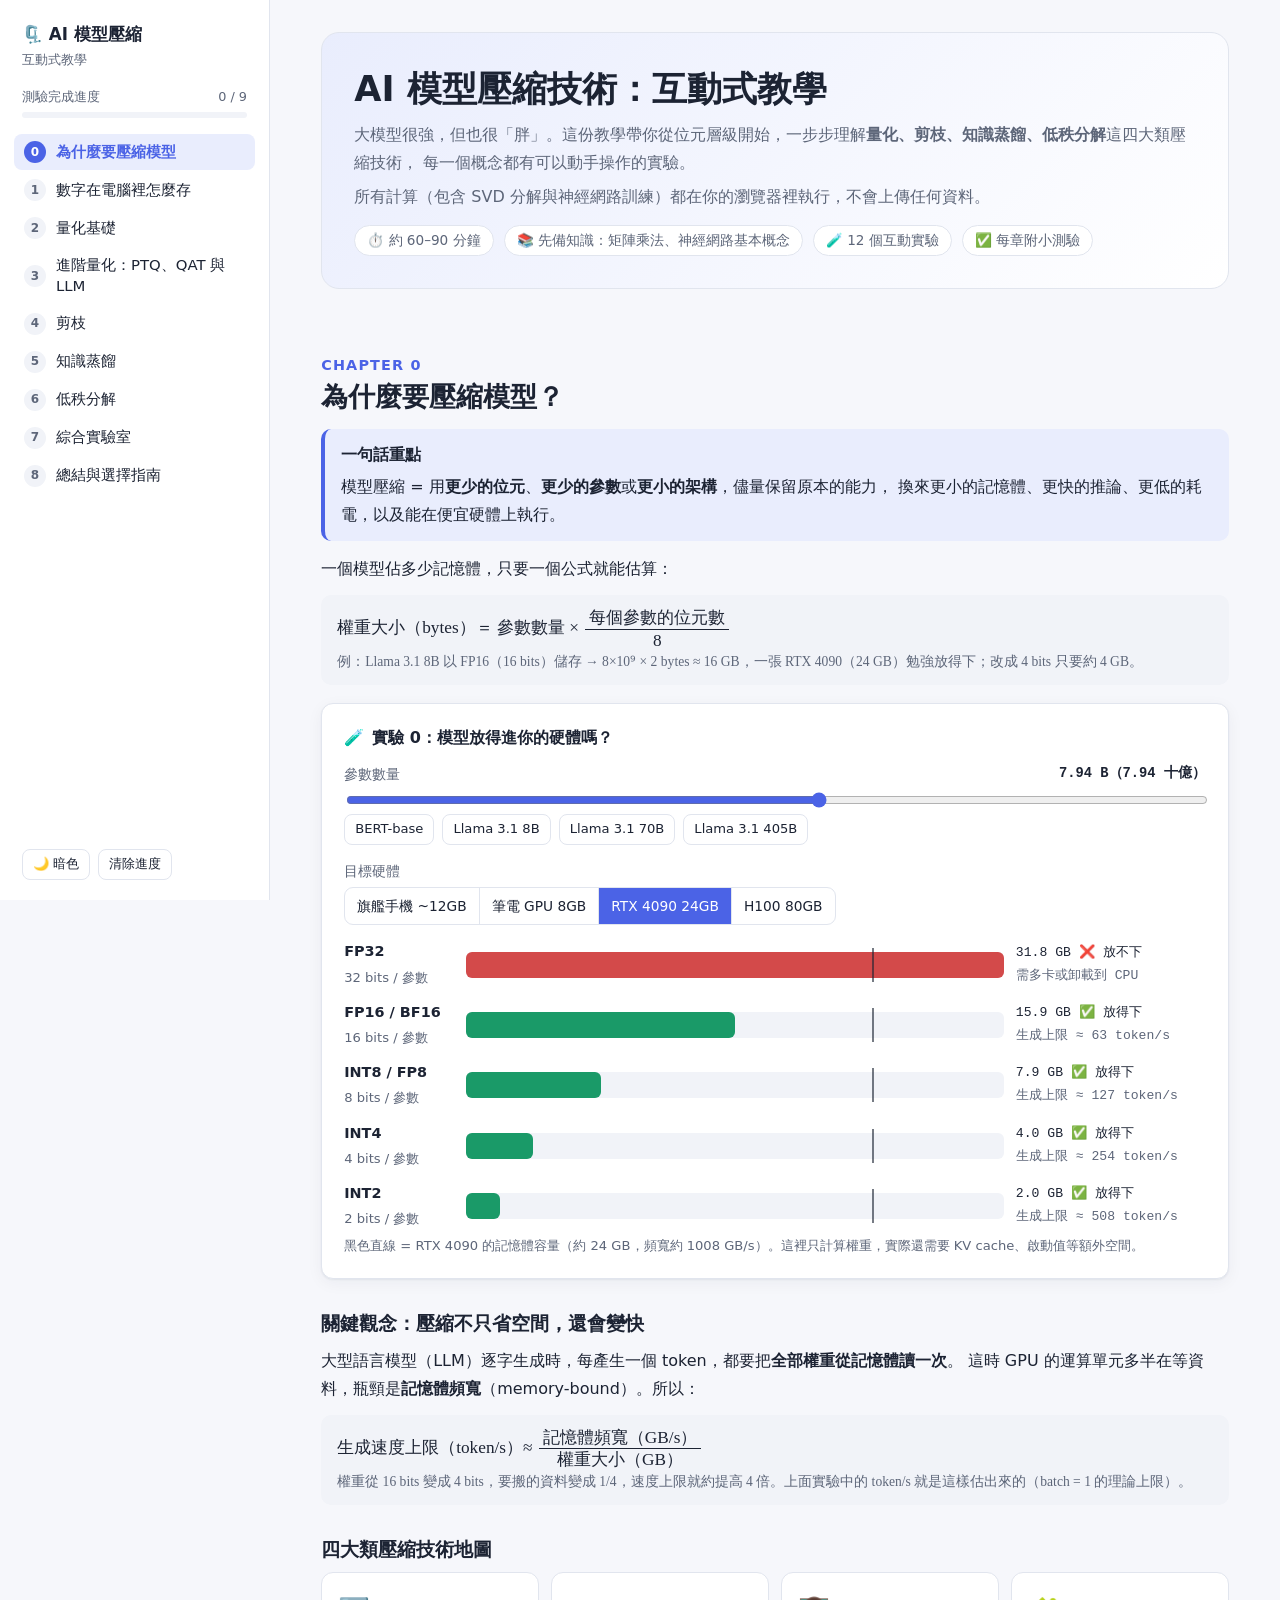
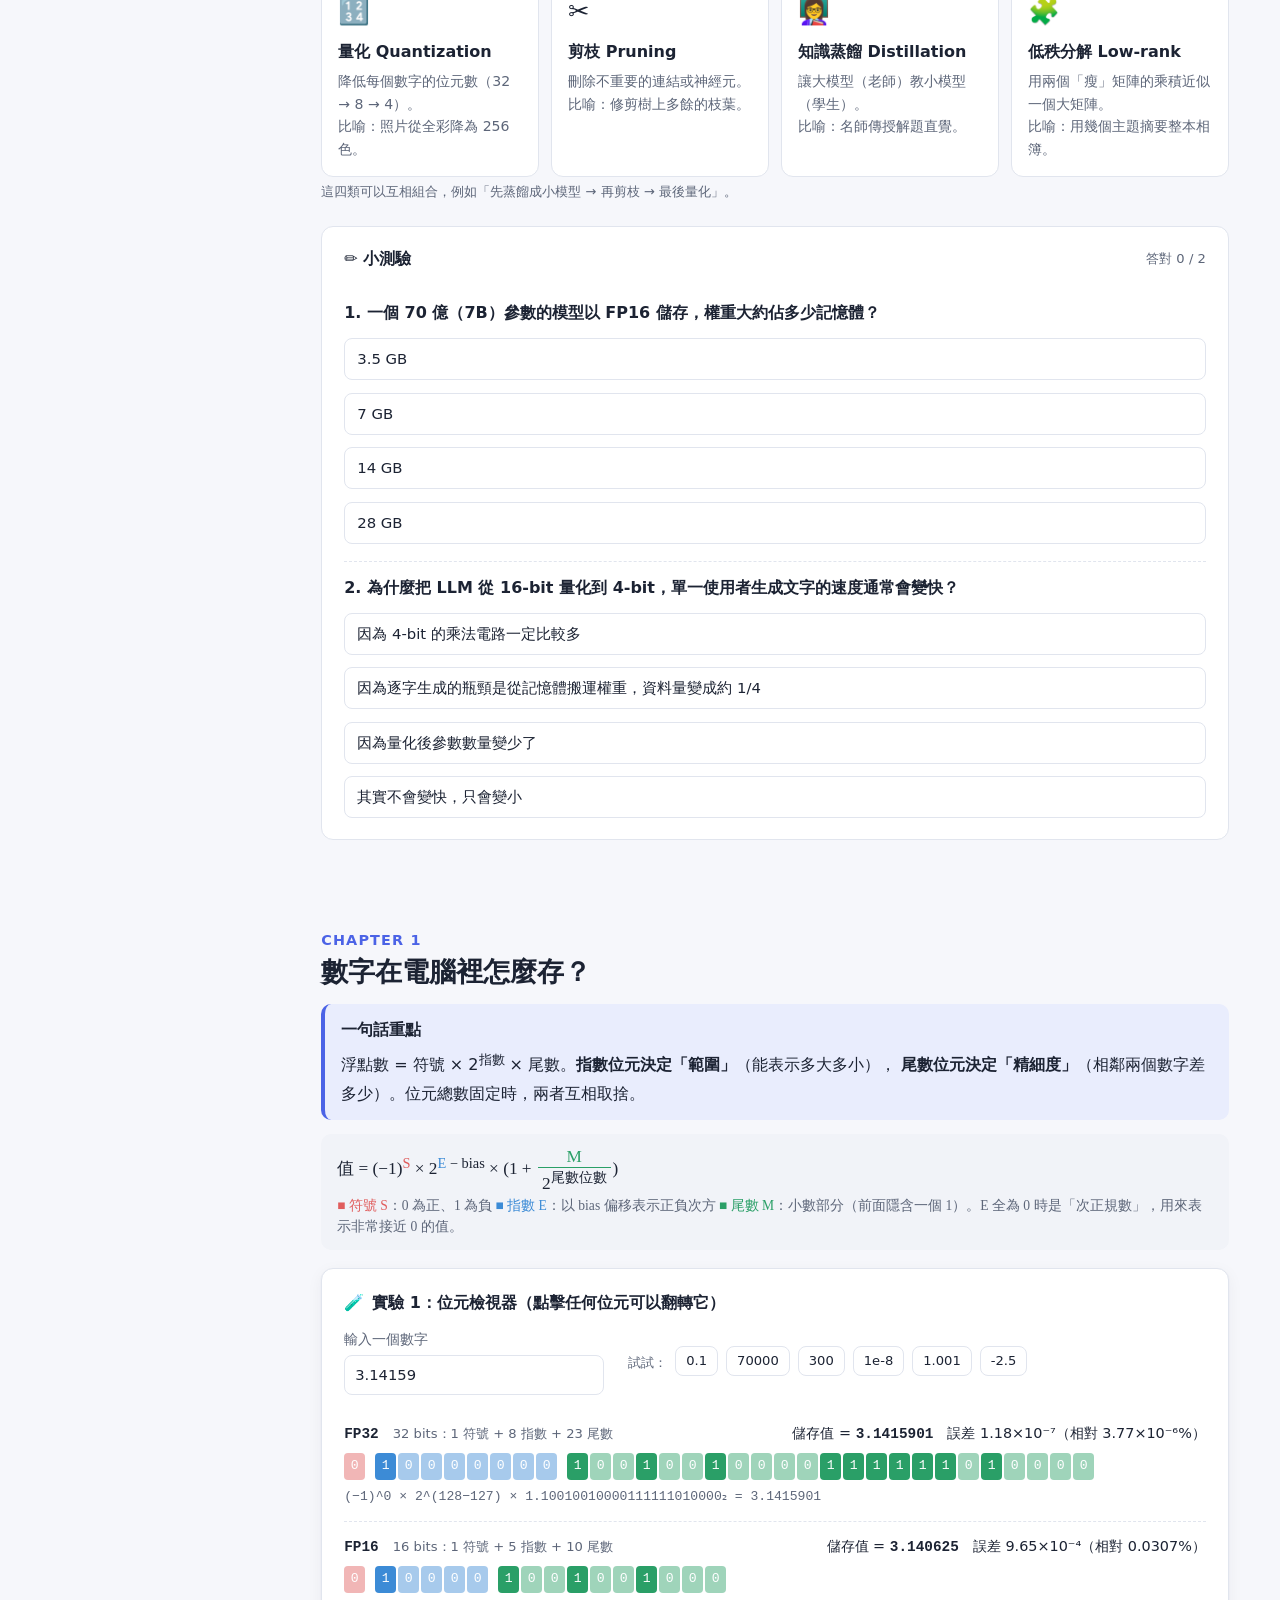
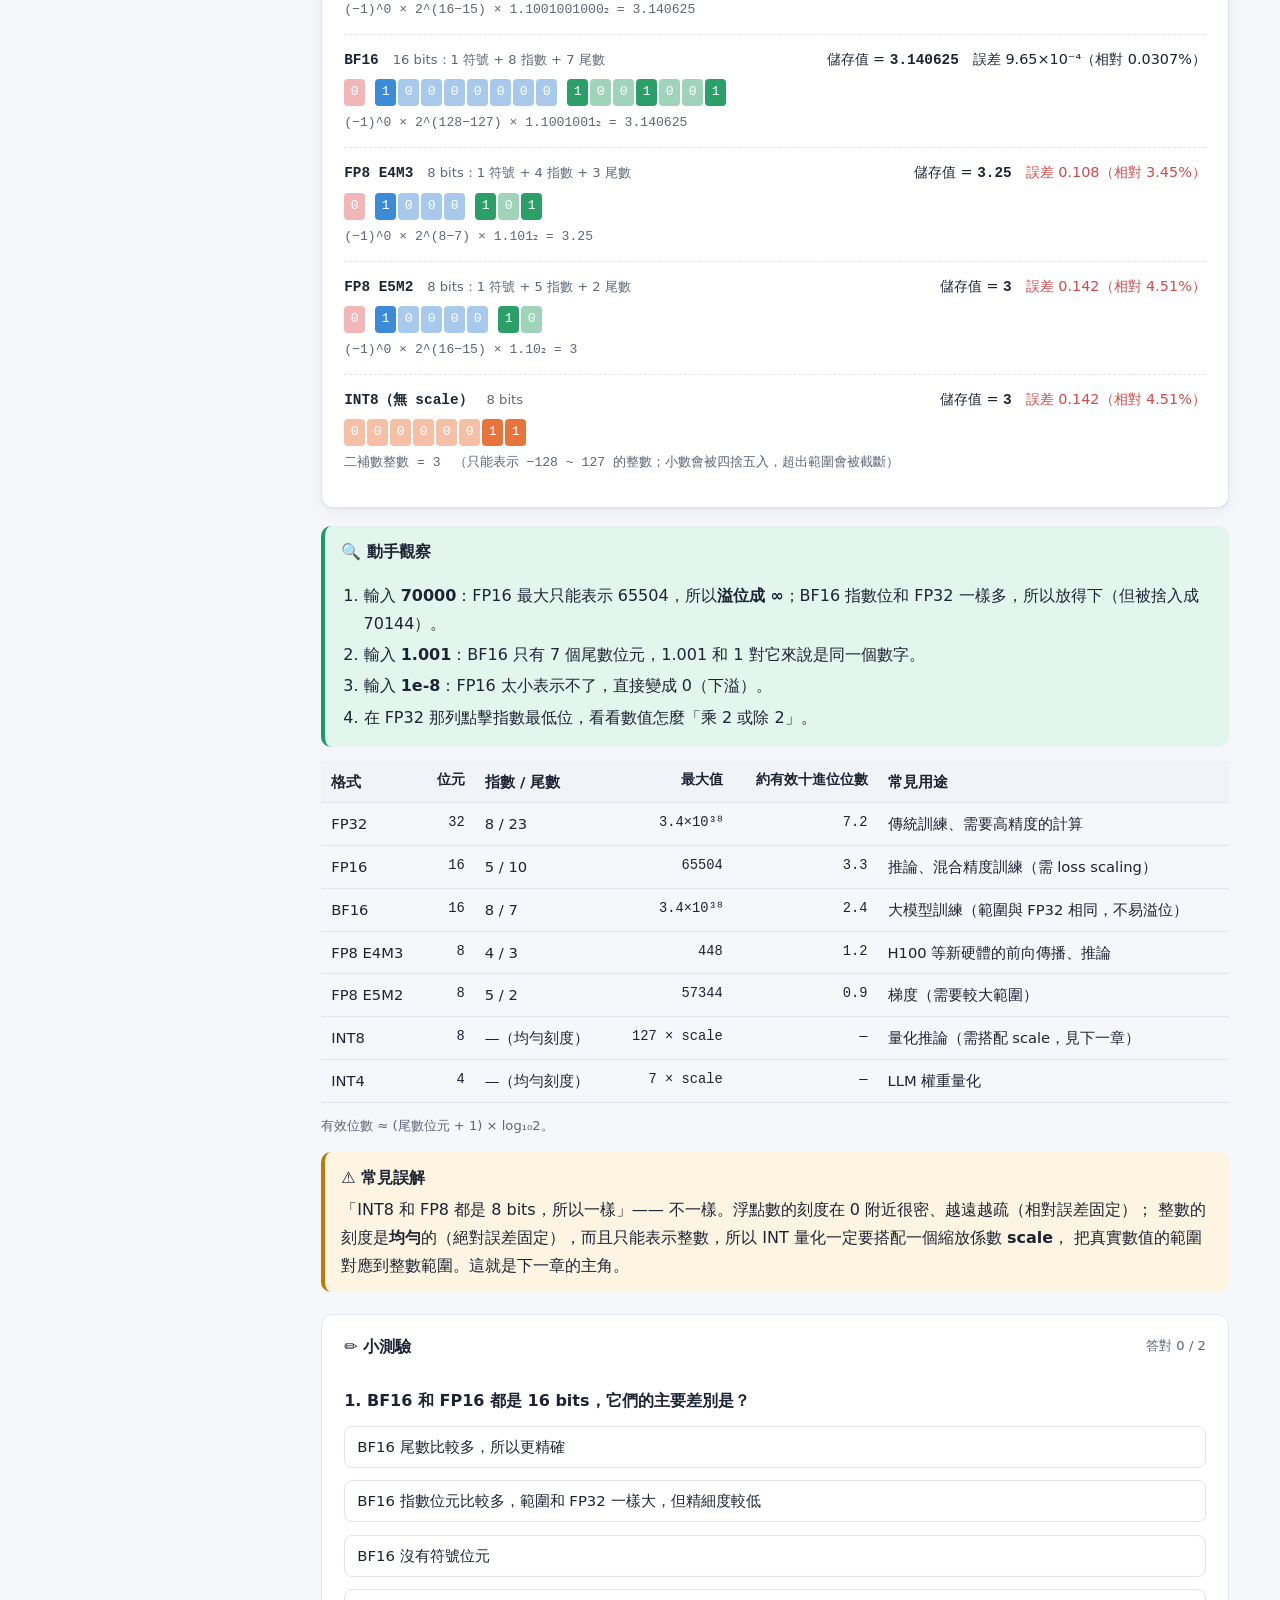
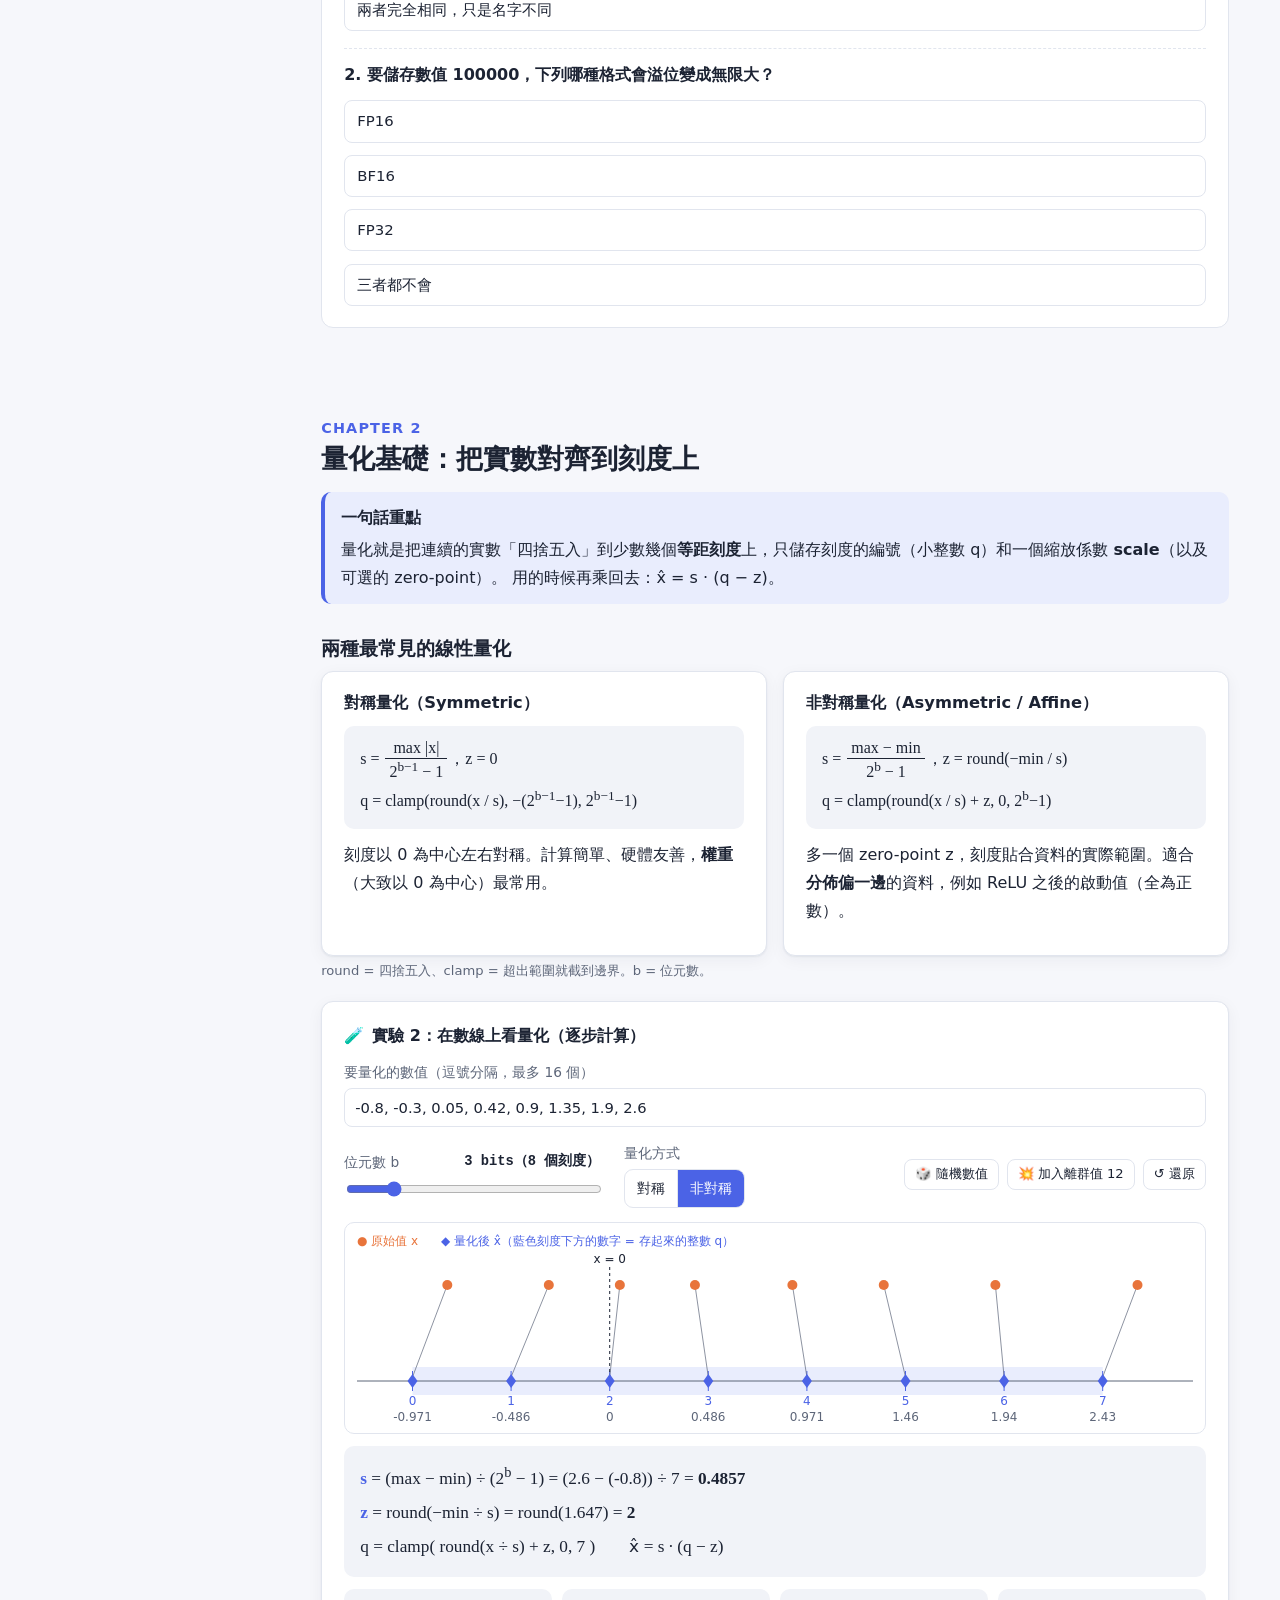
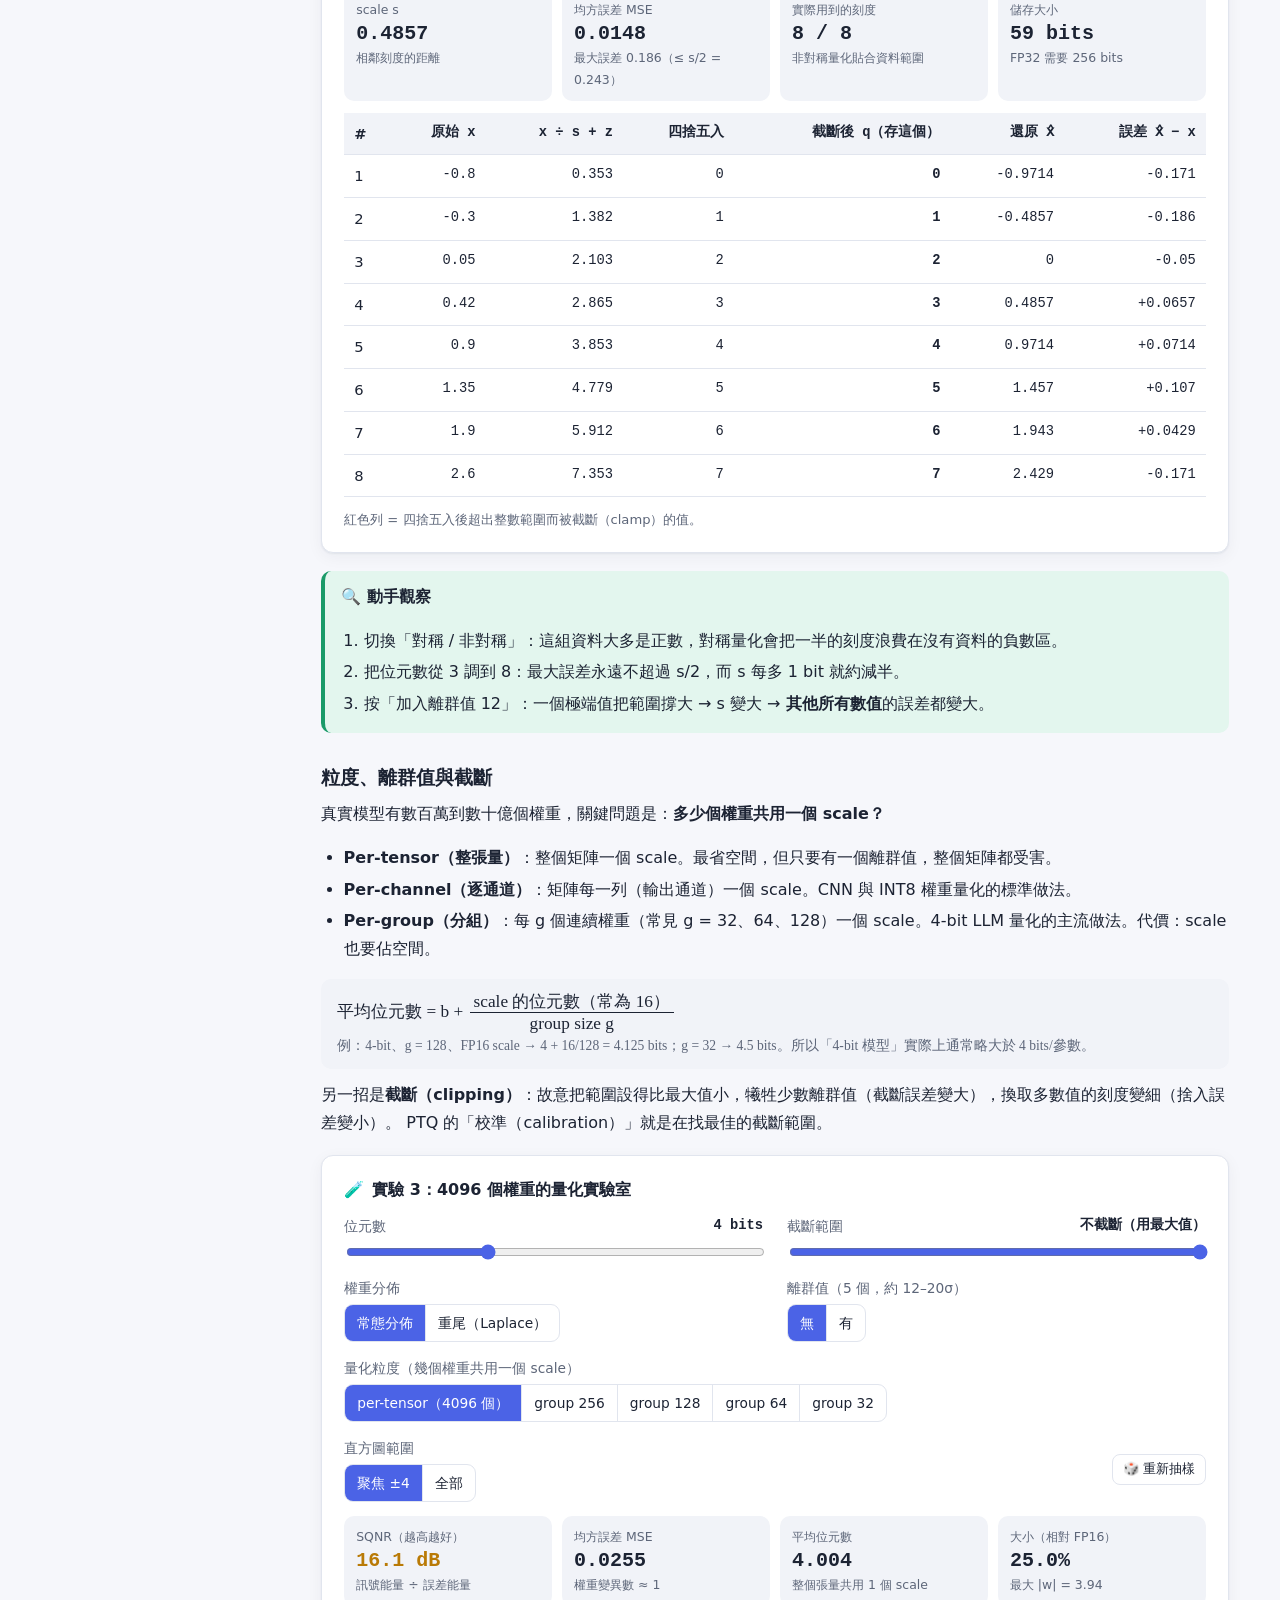
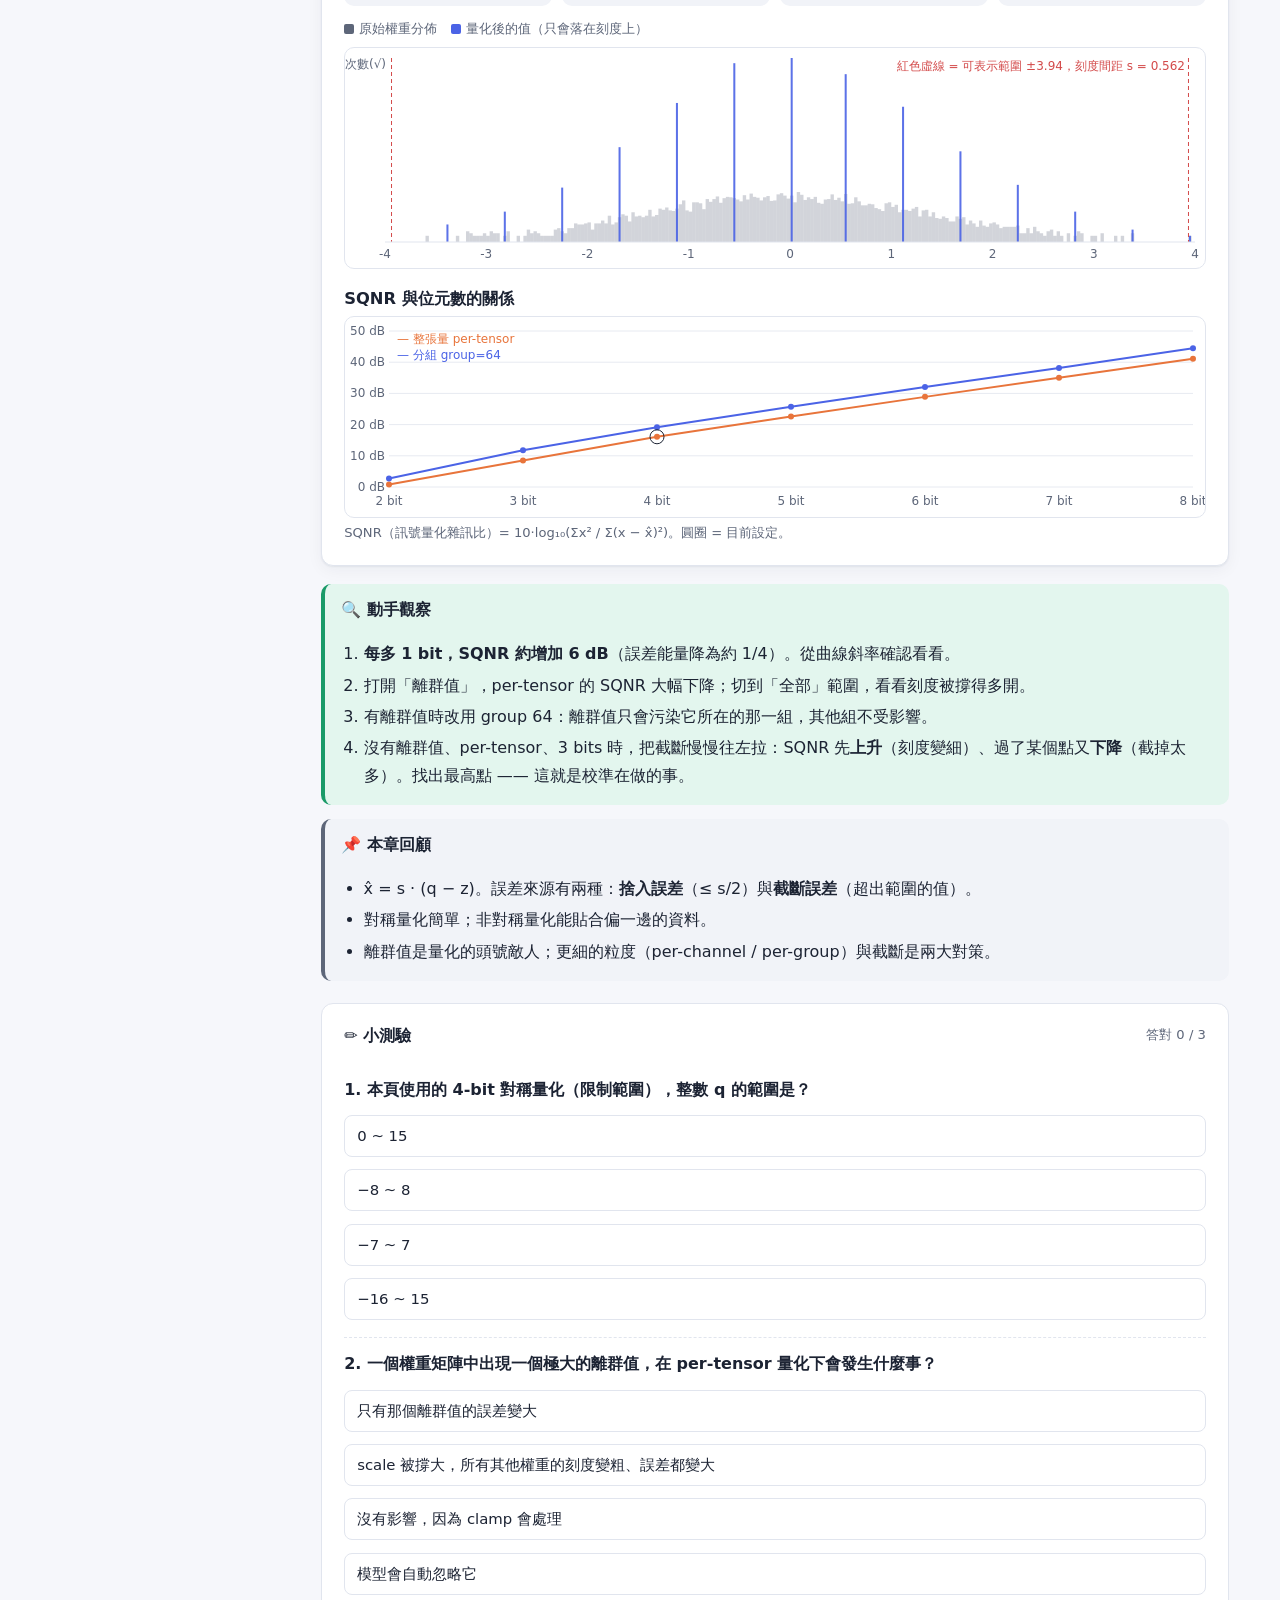
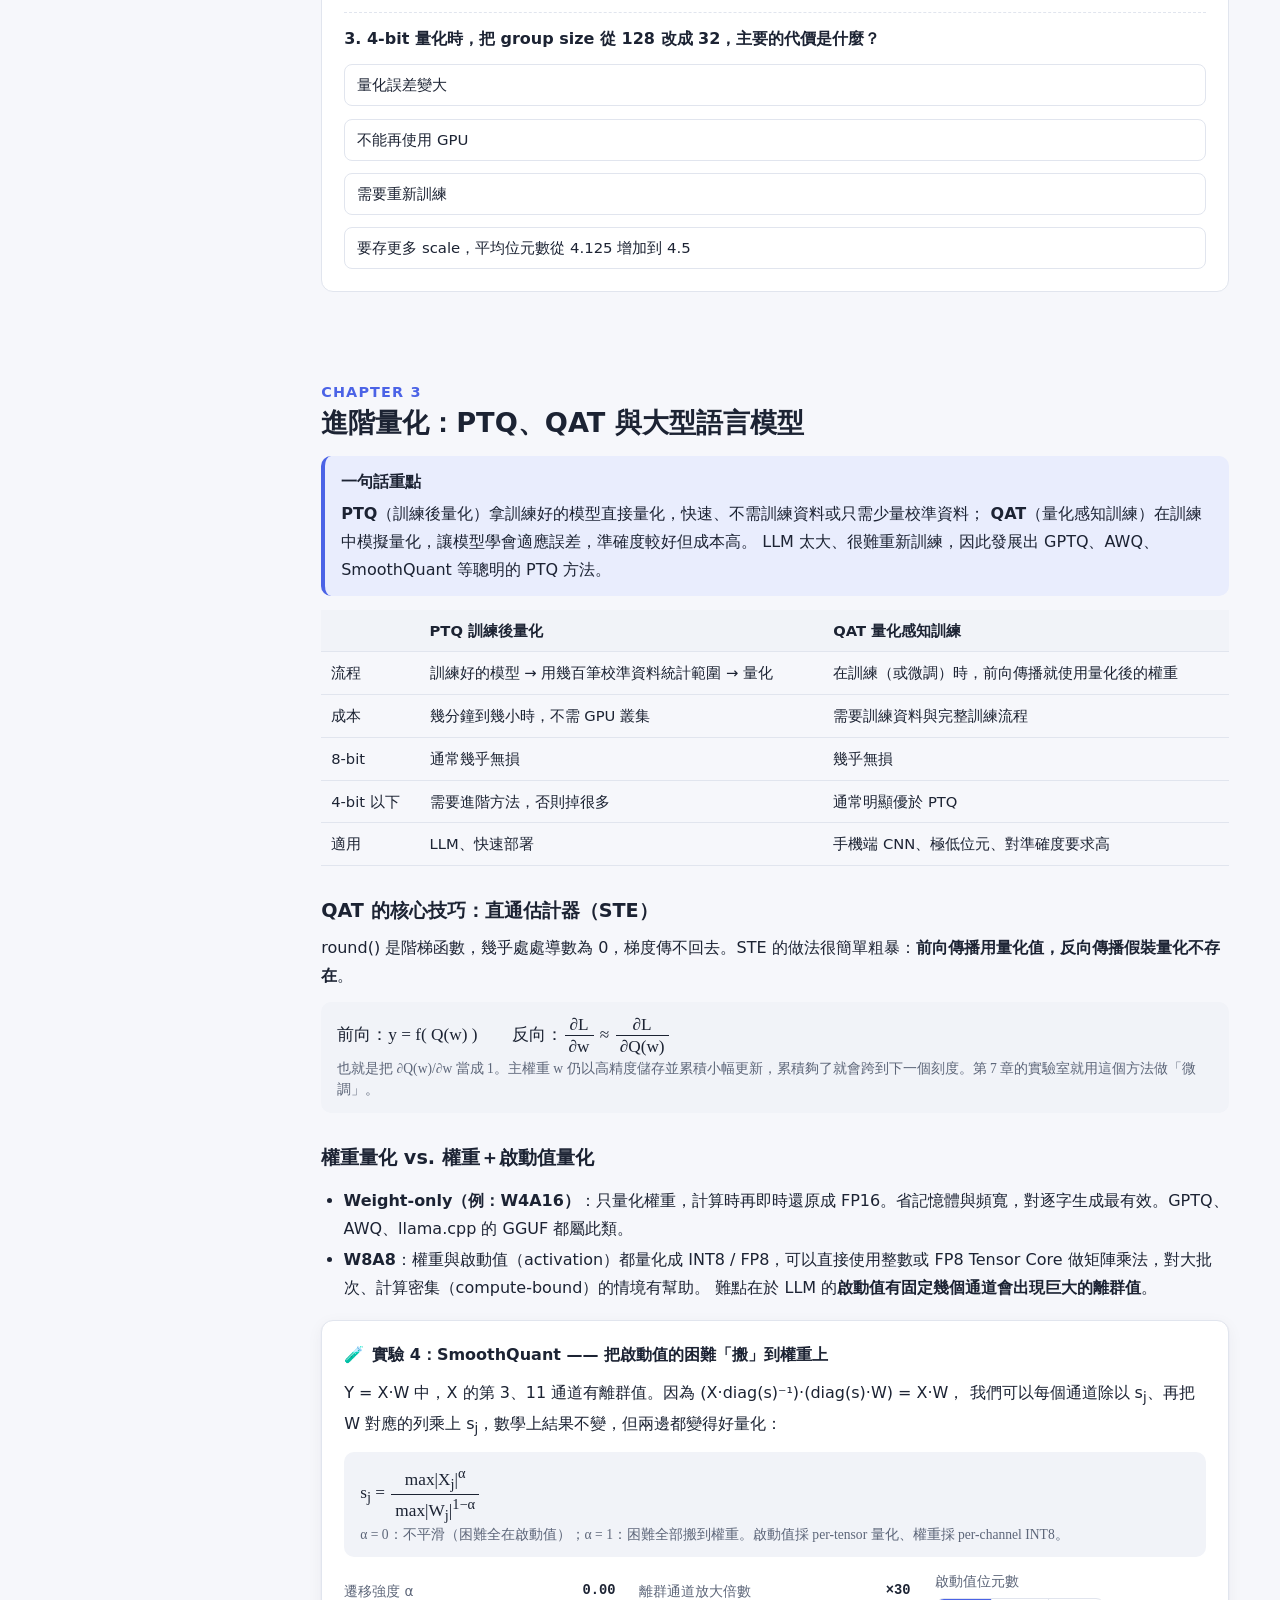
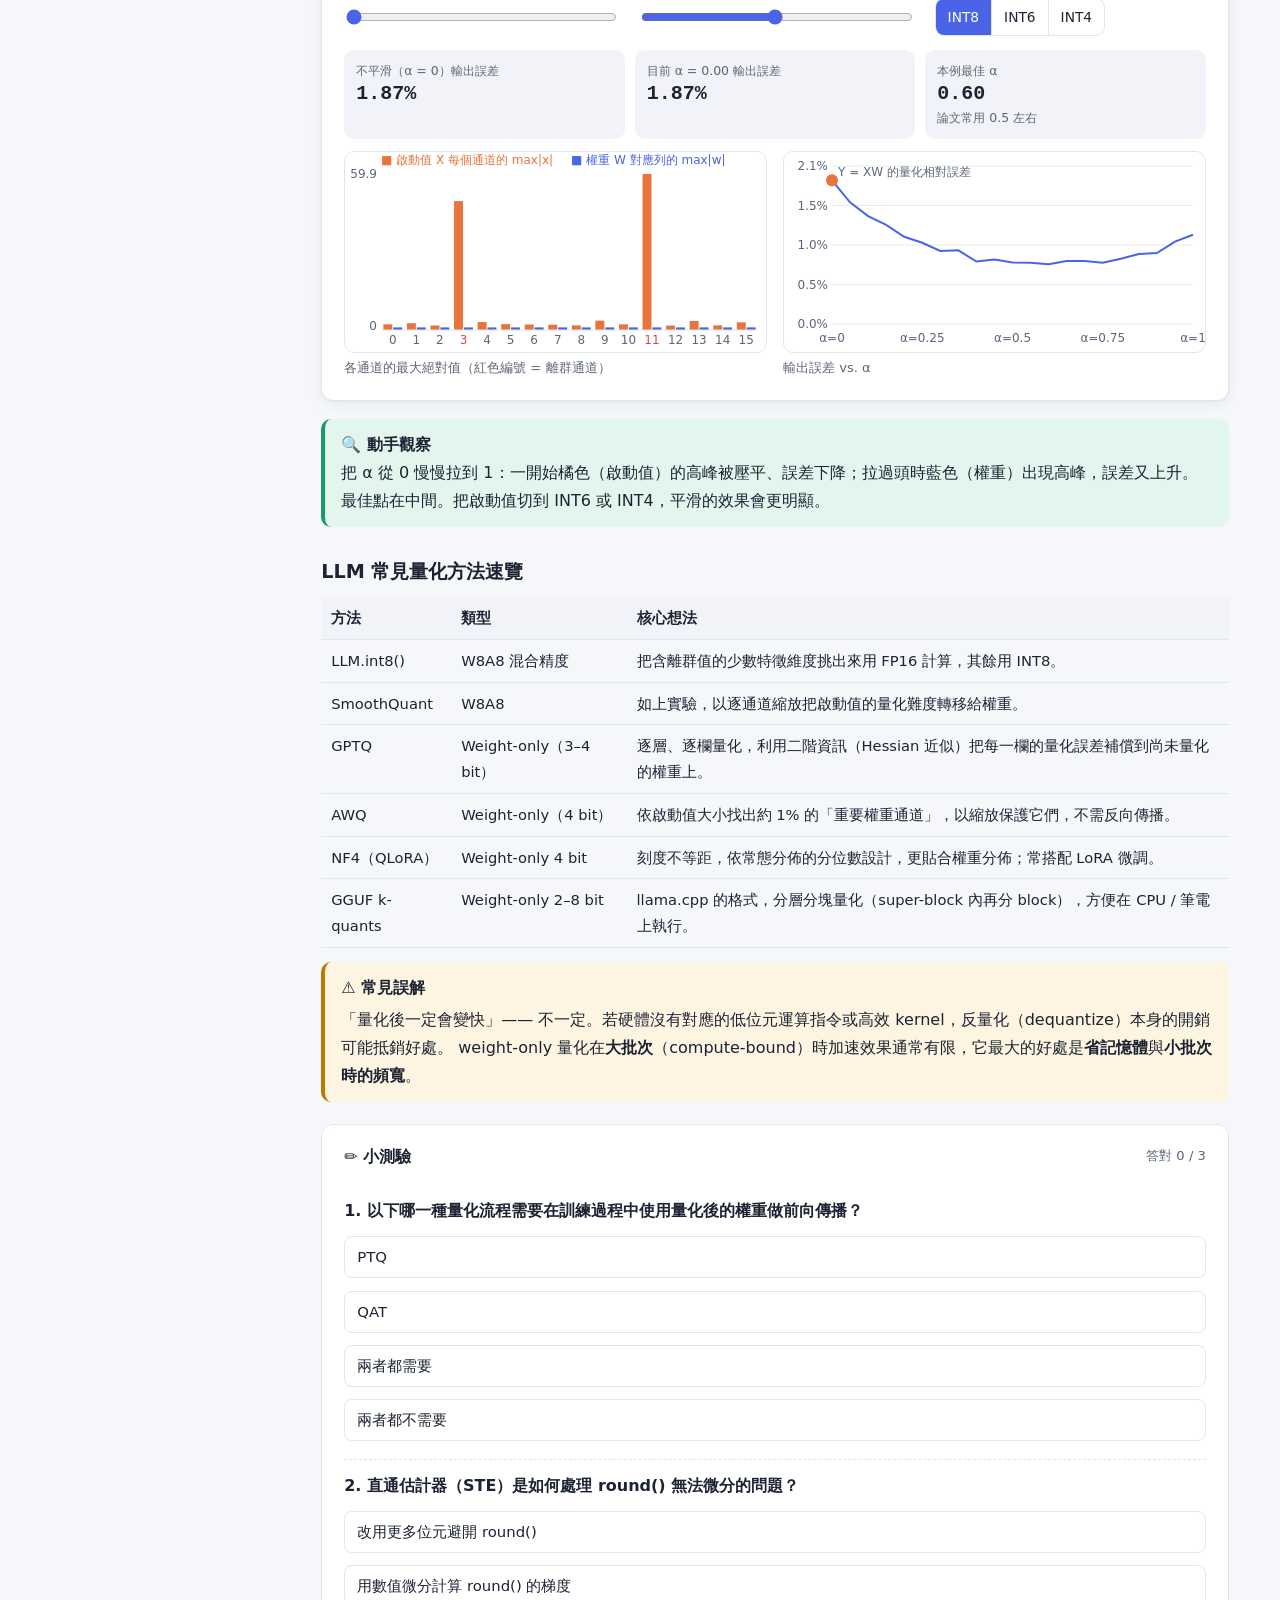
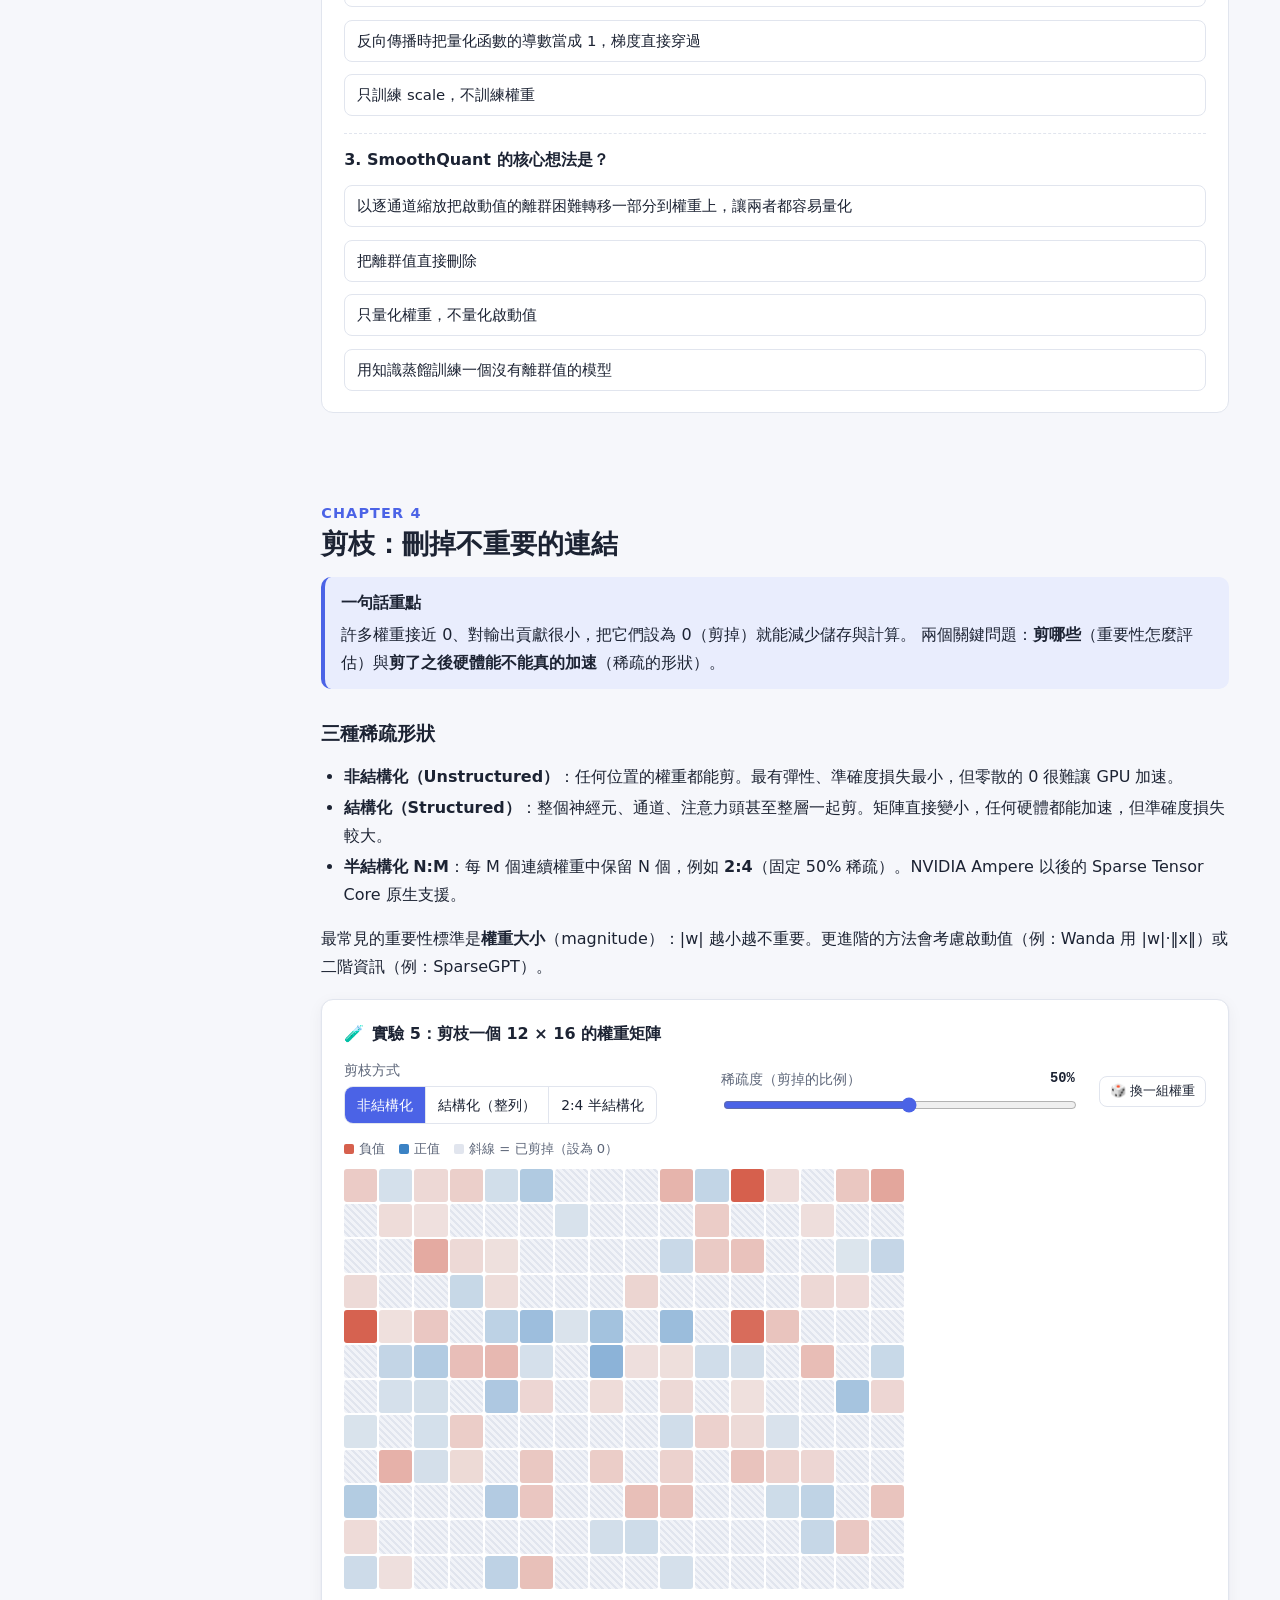
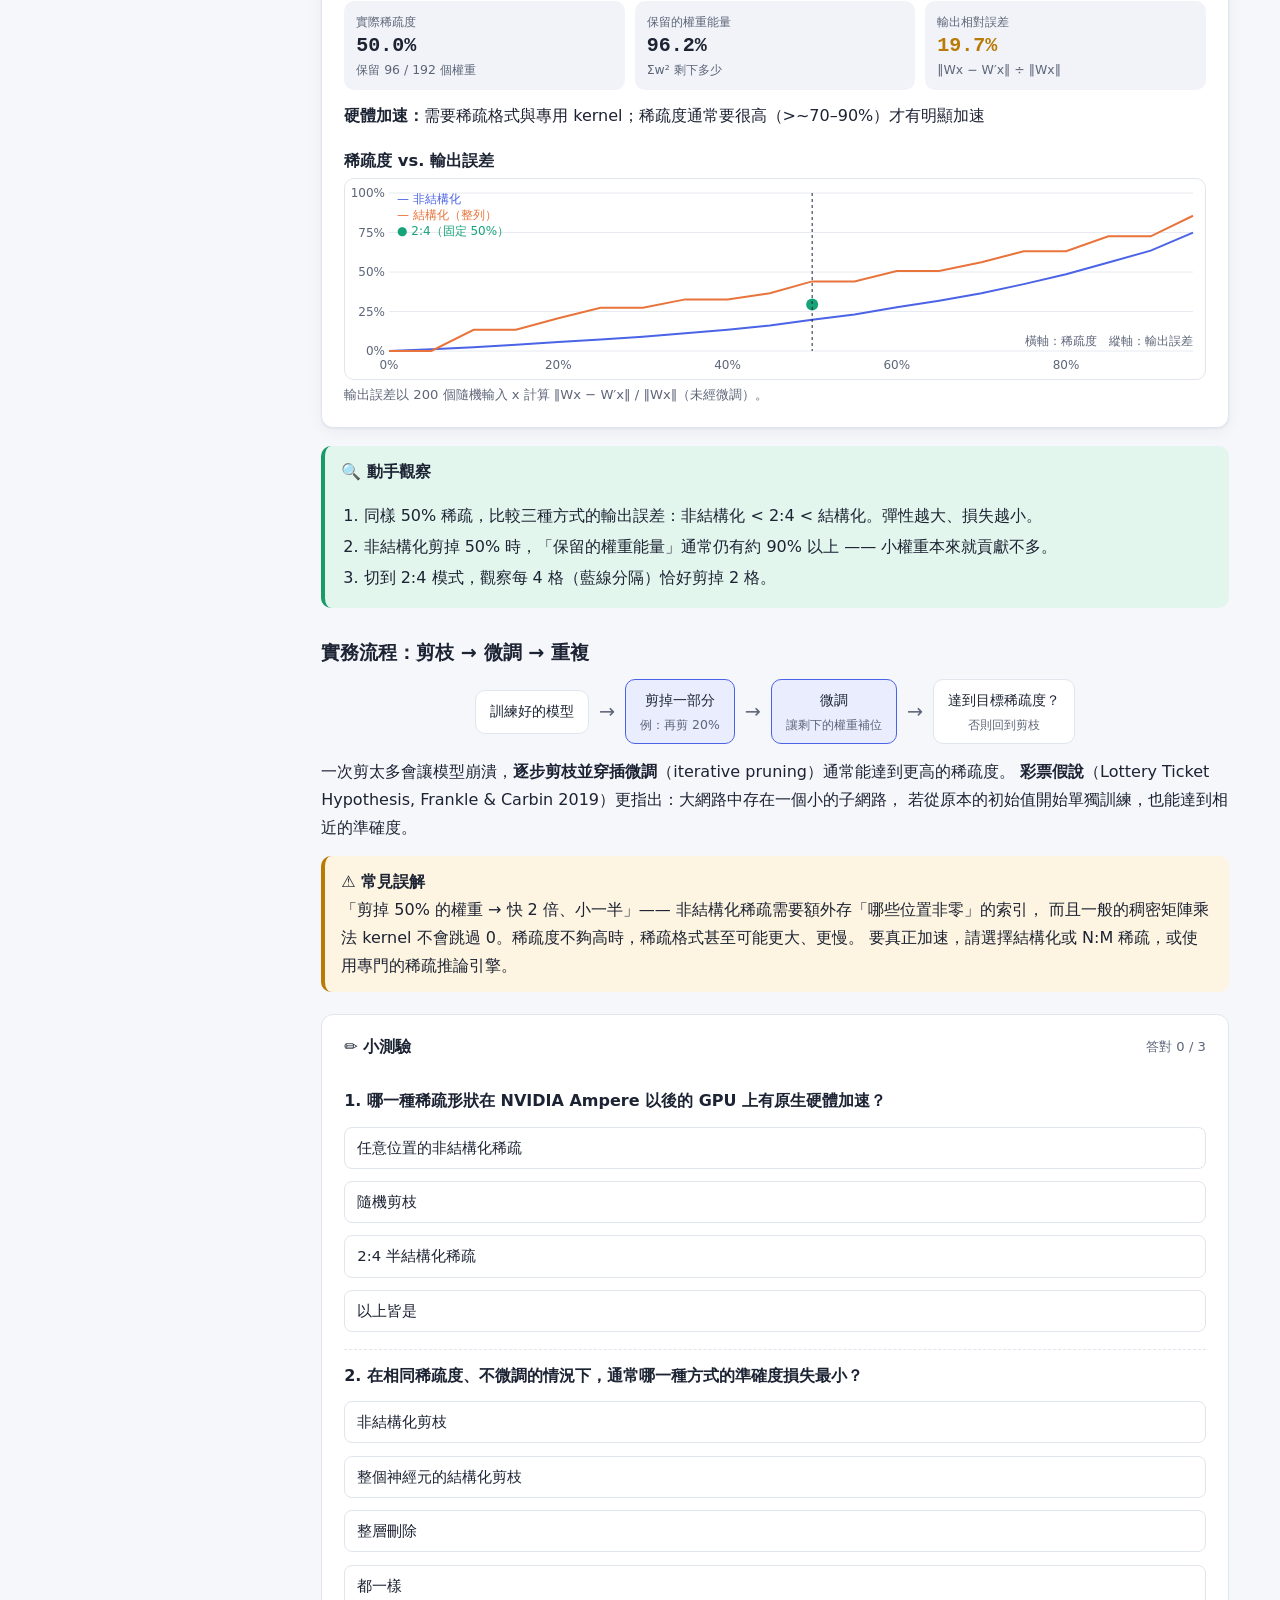
<file: quant/index.html>
<!DOCTYPE html>
<html lang="zh-Hant-TW">
<head>
  <meta charset="utf-8">
  <meta name="viewport" content="width=device-width, initial-scale=1">
  <title>AI 模型壓縮技術：互動式教學</title>
  <meta name="description" content="用互動實驗學會量化、剪枝、知識蒸餾與低秩分解。純前端，無需安裝。">
  <link rel="stylesheet" href="css/style.css">
</head>
<body>
<div class="layout">

  <!-- ===== 側邊導覽 ===== -->
  <aside class="sidebar">
    <div class="brand">🗜️ AI 模型壓縮<small>互動式教學</small></div>
    <div class="progress-wrap">
      <div class="progress-label"><span>測驗完成進度</span><span id="progressText">0 / 9</span></div>
      <div class="progress"><div id="progressBar"></div></div>
    </div>
    <ul class="nav">
      <li><a href="#intro">為什麼要壓縮模型</a></li>
      <li><a href="#formats">數字在電腦裡怎麼存</a></li>
      <li><a href="#quant">量化基礎</a></li>
      <li><a href="#quant-adv">進階量化：PTQ、QAT 與 LLM</a></li>
      <li><a href="#prune">剪枝</a></li>
      <li><a href="#distill">知識蒸餾</a></li>
      <li><a href="#lowrank">低秩分解</a></li>
      <li><a href="#lab">綜合實驗室</a></li>
      <li><a href="#summary">總結與選擇指南</a></li>
    </ul>
    <div class="sidebar-foot">
      <button class="btn small" id="themeToggle">🌙 暗色</button>
      <button class="btn small" id="resetProgress">清除進度</button>
    </div>
  </aside>
  <button class="menu-btn" aria-label="開啟目錄">☰</button>

  <main>
  <div class="content">

    <header class="hero">
      <h1>AI 模型壓縮技術：互動式教學</h1>
      <p>大模型很強，但也很「胖」。這份教學帶你從位元層級開始，一步步理解<b>量化、剪枝、知識蒸餾、低秩分解</b>這四大類壓縮技術，
        每一個概念都有可以動手操作的實驗。</p>
      <p>所有計算（包含 SVD 分解與神經網路訓練）都在你的瀏覽器裡執行，不會上傳任何資料。</p>
      <div class="meta">
        <span class="chip">⏱️ 約 60–90 分鐘</span>
        <span class="chip">📚 先備知識：矩陣乘法、神經網路基本概念</span>
        <span class="chip">🧪 12 個互動實驗</span>
        <span class="chip">✅ 每章附小測驗</span>
      </div>
    </header>

    <!-- ================================================================== -->
    <section class="chapter" id="intro">
      <div class="chapter-head"><span class="chapter-num">CHAPTER 0</span></div>
      <h2>為什麼要壓縮模型？</h2>

      <div class="box tldr"><span class="box-title">一句話重點</span>
        模型壓縮 = 用<b>更少的位元</b>、<b>更少的參數</b>或<b>更小的架構</b>，儘量保留原本的能力，
        換來更小的記憶體、更快的推論、更低的耗電，以及能在便宜硬體上執行。
      </div>

      <p>一個模型佔多少記憶體，只要一個公式就能估算：</p>
      <div class="formula">
        權重大小（bytes）＝ 參數數量 × <span class="frac"><span>每個參數的位元數</span><span>8</span></span>
        <span class="note">例：Llama 3.1 8B 以 FP16（16 bits）儲存 → 8×10⁹ × 2 bytes ≈ 16 GB，一張 RTX 4090（24 GB）勉強放得下；改成 4 bits 只要約 4 GB。</span>
      </div>

      <div class="card">
        <div class="demo-title">實驗 0：模型放得進你的硬體嗎？</div>
        <div class="controls">
          <div class="control" style="flex-basis:100%">
            <label for="memParams">參數數量 <output id="memParamsOut"></output></label>
            <input type="range" id="memParams" min="-1.3" max="2.7" step="0.01" value="0.903">
            <div class="btn-row" id="memPresets"></div>
          </div>
          <div class="control" style="flex-basis:100%">
            <span class="label">目標硬體</span>
            <div class="seg" id="memDevice">
              <button data-value="phone">旗艦手機 ~12GB</button>
              <button data-value="laptop">筆電 GPU 8GB</button>
              <button data-value="rtx4090" class="active">RTX 4090 24GB</button>
              <button data-value="h100">H100 80GB</button>
            </div>
          </div>
        </div>
        <div class="mem-rows" id="memRows"></div>
        <p class="caption" id="memNote"></p>
      </div>

      <h3>關鍵觀念：壓縮不只省空間，還會變快</h3>
      <p>大型語言模型（LLM）逐字生成時，每產生一個 token，都要把<b>全部權重從記憶體讀一次</b>。
        這時 GPU 的運算單元多半在等資料，瓶頸是<b>記憶體頻寬</b>（memory-bound）。所以：</p>
      <div class="formula">
        生成速度上限（token/s）≈ <span class="frac"><span>記憶體頻寬（GB/s）</span><span>權重大小（GB）</span></span>
        <span class="note">權重從 16 bits 變成 4 bits，要搬的資料變成 1/4，速度上限就約提高 4 倍。上面實驗中的 token/s 就是這樣估出來的（batch = 1 的理論上限）。</span>
      </div>

      <h3>四大類壓縮技術地圖</h3>
      <div class="grid-4">
        <a class="tech-card" href="#quant"><div class="icon">🔢</div><b>量化 Quantization</b>
          <p>降低每個數字的位元數（32 → 8 → 4）。<br>比喻：照片從全彩降為 256 色。</p></a>
        <a class="tech-card" href="#prune"><div class="icon">✂️</div><b>剪枝 Pruning</b>
          <p>刪除不重要的連結或神經元。<br>比喻：修剪樹上多餘的枝葉。</p></a>
        <a class="tech-card" href="#distill"><div class="icon">👩‍🏫</div><b>知識蒸餾 Distillation</b>
          <p>讓大模型（老師）教小模型（學生）。<br>比喻：名師傳授解題直覺。</p></a>
        <a class="tech-card" href="#lowrank"><div class="icon">🧩</div><b>低秩分解 Low-rank</b>
          <p>用兩個「瘦」矩陣的乘積近似一個大矩陣。<br>比喻：用幾個主題摘要整本相簿。</p></a>
      </div>
      <p class="caption">這四類可以互相組合，例如「先蒸餾成小模型 → 再剪枝 → 最後量化」。</p>

      <div class="quiz">
        <div class="quiz-title">✏️ 小測驗</div>
        <div class="q" data-answer="2">
          <p>1. 一個 70 億（7B）參數的模型以 FP16 儲存，權重大約佔多少記憶體？</p>
          <ol class="opts"><li>3.5 GB</li><li>7 GB</li><li>14 GB</li><li>28 GB</li></ol>
          <div class="explain">FP16 = 16 bits = 2 bytes，7×10⁹ × 2 = 14×10⁹ bytes ≈ 14 GB。FP32 會是 28 GB，INT4 約 3.5 GB。</div>
        </div>
        <div class="q" data-answer="1">
          <p>2. 為什麼把 LLM 從 16-bit 量化到 4-bit，單一使用者生成文字的速度通常會變快？</p>
          <ol class="opts">
            <li>因為 4-bit 的乘法電路一定比較多</li>
            <li>因為逐字生成的瓶頸是從記憶體搬運權重，資料量變成約 1/4</li>
            <li>因為量化後參數數量變少了</li>
            <li>其實不會變快，只會變小</li>
          </ol>
          <div class="explain">batch 小的時候，LLM 解碼是 memory-bound：每個 token 都要讀過一次全部權重。位元數變少 → 要搬的 bytes 變少 → 更快。參數「數量」並沒有變。</div>
        </div>
      </div>
    </section>

    <!-- ================================================================== -->
    <section class="chapter" id="formats">
      <div class="chapter-head"><span class="chapter-num">CHAPTER 1</span></div>
      <h2>數字在電腦裡怎麼存？</h2>

      <div class="box tldr"><span class="box-title">一句話重點</span>
        浮點數 = 符號 × 2<sup>指數</sup> × 尾數。<b>指數位元決定「範圍」</b>（能表示多大多小），
        <b>尾數位元決定「精細度」</b>（相鄰兩個數字差多少）。位元總數固定時，兩者互相取捨。
      </div>

      <div class="formula">
        值 = (−1)<sup><span style="color:var(--sign)">S</span></sup> × 2<sup><span style="color:var(--exp)">E</span> − bias</sup> × (1 + <span class="frac"><span style="color:var(--man)">M</span><span>2<sup>尾數位數</sup></span></span>)
        <span class="note"><span style="color:var(--sign)">■ 符號 S</span>：0 為正、1 為負
          <span style="color:var(--exp)">■ 指數 E</span>：以 bias 偏移表示正負次方
          <span style="color:var(--man)">■ 尾數 M</span>：小數部分（前面隱含一個 1）。E 全為 0 時是「次正規數」，用來表示非常接近 0 的值。</span>
      </div>

      <div class="card">
        <div class="demo-title">實驗 1：位元檢視器（點擊任何位元可以翻轉它）</div>
        <div class="controls">
          <div class="control" style="max-width:260px">
            <label for="fmtInput">輸入一個數字</label>
            <input type="text" id="fmtInput" value="3.14159" inputmode="decimal">
          </div>
          <div class="btn-row" id="fmtPresets">
            <span class="caption">試試：</span>
            <button class="btn small" data-v="0.1">0.1</button>
            <button class="btn small" data-v="70000">70000</button>
            <button class="btn small" data-v="300">300</button>
            <button class="btn small" data-v="0.00000001">1e-8</button>
            <button class="btn small" data-v="1.001">1.001</button>
            <button class="btn small" data-v="-2.5">-2.5</button>
          </div>
        </div>
        <div id="fmtRows"></div>
      </div>

      <div class="box tryit"><span class="box-title">🔍 動手觀察</span>
        <ol>
          <li>輸入 <b>70000</b>：FP16 最大只能表示 65504，所以<b>溢位成 ∞</b>；BF16 指數位和 FP32 一樣多，所以放得下（但被捨入成 70144）。</li>
          <li>輸入 <b>1.001</b>：BF16 只有 7 個尾數位元，1.001 和 1 對它來說是同一個數字。</li>
          <li>輸入 <b>1e-8</b>：FP16 太小表示不了，直接變成 0（下溢）。</li>
          <li>在 FP32 那列點擊指數最低位，看看數值怎麼「乘 2 或除 2」。</li>
        </ol>
      </div>

      <div class="table-wrap">
        <table>
          <tr><th>格式</th><th class="num">位元</th><th>指數 / 尾數</th><th class="num">最大值</th><th class="num">約有效十進位位數</th><th>常見用途</th></tr>
          <tr><td>FP32</td><td class="num">32</td><td>8 / 23</td><td class="num">3.4×10³⁸</td><td class="num">7.2</td><td>傳統訓練、需要高精度的計算</td></tr>
          <tr><td>FP16</td><td class="num">16</td><td>5 / 10</td><td class="num">65504</td><td class="num">3.3</td><td>推論、混合精度訓練（需 loss scaling）</td></tr>
          <tr><td>BF16</td><td class="num">16</td><td>8 / 7</td><td class="num">3.4×10³⁸</td><td class="num">2.4</td><td>大模型訓練（範圍與 FP32 相同，不易溢位）</td></tr>
          <tr><td>FP8 E4M3</td><td class="num">8</td><td>4 / 3</td><td class="num">448</td><td class="num">1.2</td><td>H100 等新硬體的前向傳播、推論</td></tr>
          <tr><td>FP8 E5M2</td><td class="num">8</td><td>5 / 2</td><td class="num">57344</td><td class="num">0.9</td><td>梯度（需要較大範圍）</td></tr>
          <tr><td>INT8</td><td class="num">8</td><td>—（均勻刻度）</td><td class="num">127 × scale</td><td class="num">—</td><td>量化推論（需搭配 scale，見下一章）</td></tr>
          <tr><td>INT4</td><td class="num">4</td><td>—（均勻刻度）</td><td class="num">7 × scale</td><td class="num">—</td><td>LLM 權重量化</td></tr>
        </table>
      </div>
      <p class="caption">有效位數 ≈ (尾數位元 + 1) × log₁₀2。</p>

      <div class="box pitfall"><span class="box-title">⚠️ 常見誤解</span>
        「INT8 和 FP8 都是 8 bits，所以一樣」—— 不一樣。浮點數的刻度在 0 附近很密、越遠越疏（相對誤差固定）；
        整數的刻度是<b>均勻</b>的（絕對誤差固定），而且只能表示整數，所以 INT 量化一定要搭配一個縮放係數 <b>scale</b>，
        把真實數值的範圍對應到整數範圍。這就是下一章的主角。
      </div>

      <div class="quiz">
        <div class="quiz-title">✏️ 小測驗</div>
        <div class="q" data-answer="1">
          <p>1. BF16 和 FP16 都是 16 bits，它們的主要差別是？</p>
          <ol class="opts">
            <li>BF16 尾數比較多，所以更精確</li>
            <li>BF16 指數位元比較多，範圍和 FP32 一樣大，但精細度較低</li>
            <li>BF16 沒有符號位元</li>
            <li>兩者完全相同，只是名字不同</li>
          </ol>
          <div class="explain">BF16 = 1 + 8 + 7，FP16 = 1 + 5 + 10。BF16 犧牲精度換取範圍，訓練大模型時比較不會溢位。</div>
        </div>
        <div class="q" data-answer="0">
          <p>2. 要儲存數值 100000，下列哪種格式會溢位變成無限大？</p>
          <ol class="opts"><li>FP16</li><li>BF16</li><li>FP32</li><li>三者都不會</li></ol>
          <div class="explain">FP16 最大值只有 65504。BF16 與 FP32 都有 8 個指數位元，最大值約 3.4×10³⁸。</div>
        </div>
      </div>
    </section>

    <!-- ================================================================== -->
    <section class="chapter" id="quant">
      <div class="chapter-head"><span class="chapter-num">CHAPTER 2</span></div>
      <h2>量化基礎：把實數對齊到刻度上</h2>

      <div class="box tldr"><span class="box-title">一句話重點</span>
        量化就是把連續的實數「四捨五入」到少數幾個<b>等距刻度</b>上，只儲存刻度的編號（小整數 q）和一個縮放係數 <b>scale</b>（以及可選的 zero-point）。
        用的時候再乘回去：x̂ = s · (q − z)。
      </div>

      <h3>兩種最常見的線性量化</h3>
      <div class="grid-2">
        <div class="card" style="margin:0">
          <h4>對稱量化（Symmetric）</h4>
          <div class="formula" style="font-size:1rem">
            s = <span class="frac"><span>max |x|</span><span>2<sup>b−1</sup> − 1</span></span>，z = 0<br>
            q = clamp(round(x / s), −(2<sup>b−1</sup>−1), 2<sup>b−1</sup>−1)
          </div>
          <p>刻度以 0 為中心左右對稱。計算簡單、硬體友善，<b>權重</b>（大致以 0 為中心）最常用。</p>
        </div>
        <div class="card" style="margin:0">
          <h4>非對稱量化（Asymmetric / Affine）</h4>
          <div class="formula" style="font-size:1rem">
            s = <span class="frac"><span>max − min</span><span>2<sup>b</sup> − 1</span></span>，z = round(−min / s)<br>
            q = clamp(round(x / s) + z, 0, 2<sup>b</sup>−1)
          </div>
          <p>多一個 zero-point z，刻度貼合資料的實際範圍。適合<b>分佈偏一邊</b>的資料，例如 ReLU 之後的啟動值（全為正數）。</p>
        </div>
      </div>
      <p class="caption">round = 四捨五入、clamp = 超出範圍就截到邊界。b = 位元數。</p>

      <div class="card">
        <div class="demo-title">實驗 2：在數線上看量化（逐步計算）</div>
        <div class="controls">
          <div class="control" style="flex-basis:100%">
            <label for="qValues">要量化的數值（逗號分隔，最多 16 個）</label>
            <input type="text" id="qValues" value="-0.8, -0.3, 0.05, 0.42, 0.9, 1.35, 1.9, 2.6">
          </div>
          <div class="control">
            <label for="qBits">位元數 b <output for="qBits"></output></label>
            <input type="range" id="qBits" min="2" max="8" step="1" value="3">
          </div>
          <div class="control">
            <span class="label">量化方式</span>
            <div class="seg" id="qMode">
              <button data-value="sym">對稱</button>
              <button data-value="asym" class="active">非對稱</button>
            </div>
          </div>
          <div class="btn-row">
            <button class="btn small" id="qRandom">🎲 隨機數值</button>
            <button class="btn small" id="qOutlier">💥 加入離群值 12</button>
            <button class="btn small" id="qReset">↺ 還原</button>
          </div>
        </div>
        <div class="canvas-box"><canvas id="qLine" style="height:210px"></canvas></div>
        <div class="formula" id="qFormula"></div>
        <div class="metrics" id="qMetrics"></div>
        <div class="table-wrap"><table id="qTable"></table></div>
        <p class="caption">紅色列 = 四捨五入後超出整數範圍而被截斷（clamp）的值。</p>
      </div>

      <div class="box tryit"><span class="box-title">🔍 動手觀察</span>
        <ol>
          <li>切換「對稱 / 非對稱」：這組資料大多是正數，對稱量化會把一半的刻度浪費在沒有資料的負數區。</li>
          <li>把位元數從 3 調到 8：最大誤差永遠不超過 s/2，而 s 每多 1 bit 就約減半。</li>
          <li>按「加入離群值 12」：一個極端值把範圍撐大 → s 變大 → <b>其他所有數值</b>的誤差都變大。</li>
        </ol>
      </div>

      <h3>粒度、離群值與截斷</h3>
      <p>真實模型有數百萬到數十億個權重，關鍵問題是：<b>多少個權重共用一個 scale？</b></p>
      <ul>
        <li><b>Per-tensor（整張量）</b>：整個矩陣一個 scale。最省空間，但只要有一個離群值，整個矩陣都受害。</li>
        <li><b>Per-channel（逐通道）</b>：矩陣每一列（輸出通道）一個 scale。CNN 與 INT8 權重量化的標準做法。</li>
        <li><b>Per-group（分組）</b>：每 g 個連續權重（常見 g = 32、64、128）一個 scale。4-bit LLM 量化的主流做法。代價：scale 也要佔空間。</li>
      </ul>
      <div class="formula">
        平均位元數 = b + <span class="frac"><span>scale 的位元數（常為 16）</span><span>group size g</span></span>
        <span class="note">例：4-bit、g = 128、FP16 scale → 4 + 16/128 = 4.125 bits；g = 32 → 4.5 bits。所以「4-bit 模型」實際上通常略大於 4 bits/參數。</span>
      </div>
      <p>另一招是<b>截斷（clipping）</b>：故意把範圍設得比最大值小，犧牲少數離群值（截斷誤差變大），換取多數值的刻度變細（捨入誤差變小）。
        PTQ 的「校準（calibration）」就是在找最佳的截斷範圍。</p>

      <div class="card">
        <div class="demo-title">實驗 3：4096 個權重的量化實驗室</div>
        <div class="controls">
          <div class="control">
            <label for="dBits">位元數 <output for="dBits"></output></label>
            <input type="range" id="dBits" min="2" max="8" step="1" value="4">
          </div>
          <div class="control">
            <label for="dClip">截斷範圍 <output for="dClip"></output></label>
            <input type="range" id="dClip" min="90" max="100" step="0.1" value="100">
          </div>
        </div>
        <div class="controls">
          <div class="control"><span class="label">權重分佈</span>
            <div class="seg" id="dDist"><button data-value="normal" class="active">常態分佈</button><button data-value="laplace">重尾（Laplace）</button></div></div>
          <div class="control"><span class="label">離群值（5 個，約 12–20σ）</span>
            <div class="seg" id="dOutlier"><button data-value="off" class="active">無</button><button data-value="on">有</button></div></div>
          <div class="control" style="flex-basis:100%"><span class="label">量化粒度（幾個權重共用一個 scale）</span>
            <div class="seg" id="dGroup">
              <button data-value="tensor" class="active">per-tensor（4096 個）</button>
              <button data-value="256">group 256</button>
              <button data-value="128">group 128</button>
              <button data-value="64">group 64</button>
              <button data-value="32">group 32</button>
            </div></div>
          <div class="control"><span class="label">直方圖範圍</span>
            <div class="seg" id="dView"><button data-value="focus" class="active">聚焦 ±4</button><button data-value="all">全部</button></div></div>
          <button class="btn small" id="dResample">🎲 重新抽樣</button>
        </div>
        <div class="metrics" id="dMetrics"></div>
        <div class="legend"><span style="--sw:var(--muted)">原始權重分佈</span><span style="--sw:var(--c1)">量化後的值（只會落在刻度上）</span></div>
        <div class="canvas-box"><canvas id="dHist" style="height:220px"></canvas></div>
        <h4>SQNR 與位元數的關係</h4>
        <div class="canvas-box"><canvas id="dCurve" style="height:200px"></canvas></div>
        <p class="caption">SQNR（訊號量化雜訊比）= 10·log₁₀(Σx² / Σ(x − x̂)²)。圓圈 = 目前設定。</p>
      </div>

      <div class="box tryit"><span class="box-title">🔍 動手觀察</span>
        <ol>
          <li><b>每多 1 bit，SQNR 約增加 6 dB</b>（誤差能量降為約 1/4）。從曲線斜率確認看看。</li>
          <li>打開「離群值」，per-tensor 的 SQNR 大幅下降；切到「全部」範圍，看看刻度被撐得多開。</li>
          <li>有離群值時改用 group 64：離群值只會污染它所在的那一組，其他組不受影響。</li>
          <li>沒有離群值、per-tensor、3 bits 時，把截斷慢慢往左拉：SQNR 先<b>上升</b>（刻度變細）、過了某個點又<b>下降</b>（截掉太多）。找出最高點 —— 這就是校準在做的事。</li>
        </ol>
      </div>

      <div class="box recap"><span class="box-title">📌 本章回顧</span>
        <ul>
          <li>x̂ = s · (q − z)。誤差來源有兩種：<b>捨入誤差</b>（≤ s/2）與<b>截斷誤差</b>（超出範圍的值）。</li>
          <li>對稱量化簡單；非對稱量化能貼合偏一邊的資料。</li>
          <li>離群值是量化的頭號敵人；更細的粒度（per-channel / per-group）與截斷是兩大對策。</li>
        </ul>
      </div>

      <div class="quiz">
        <div class="quiz-title">✏️ 小測驗</div>
        <div class="q" data-answer="2">
          <p>1. 本頁使用的 4-bit 對稱量化（限制範圍），整數 q 的範圍是？</p>
          <ol class="opts"><li>0 ~ 15</li><li>−8 ~ 8</li><li>−7 ~ 7</li><li>−16 ~ 15</li></ol>
          <div class="explain">2<sup>4−1</sup> − 1 = 7，所以是 −7 ~ 7。（4-bit 二補數其實可以到 −8，但多數實作為了左右對稱而不使用 −8。）</div>
        </div>
        <div class="q" data-answer="1">
          <p>2. 一個權重矩陣中出現一個極大的離群值，在 per-tensor 量化下會發生什麼事？</p>
          <ol class="opts">
            <li>只有那個離群值的誤差變大</li>
            <li>scale 被撐大，所有其他權重的刻度變粗、誤差都變大</li>
            <li>沒有影響，因為 clamp 會處理</li>
            <li>模型會自動忽略它</li>
          </ol>
          <div class="explain">s = max|x| / qmax，max 變大 → s 變大 → 每個值的捨入誤差上限 s/2 都變大。</div>
        </div>
        <div class="q" data-answer="3">
          <p>3. 4-bit 量化時，把 group size 從 128 改成 32，主要的代價是什麼？</p>
          <ol class="opts">
            <li>量化誤差變大</li>
            <li>不能再使用 GPU</li>
            <li>需要重新訓練</li>
            <li>要存更多 scale，平均位元數從 4.125 增加到 4.5</li>
          </ol>
          <div class="explain">更小的組 → 誤差通常更小，但每 32 個權重就要多存一個 16-bit scale：4 + 16/32 = 4.5 bits。</div>
        </div>
      </div>
    </section>

    <!-- ================================================================== -->
    <section class="chapter" id="quant-adv">
      <div class="chapter-head"><span class="chapter-num">CHAPTER 3</span></div>
      <h2>進階量化：PTQ、QAT 與大型語言模型</h2>

      <div class="box tldr"><span class="box-title">一句話重點</span>
        <b>PTQ</b>（訓練後量化）拿訓練好的模型直接量化，快速、不需訓練資料或只需少量校準資料；
        <b>QAT</b>（量化感知訓練）在訓練中模擬量化，讓模型學會適應誤差，準確度較好但成本高。
        LLM 太大、很難重新訓練，因此發展出 GPTQ、AWQ、SmoothQuant 等聰明的 PTQ 方法。
      </div>

      <div class="table-wrap">
        <table>
          <tr><th></th><th>PTQ 訓練後量化</th><th>QAT 量化感知訓練</th></tr>
          <tr><td>流程</td><td>訓練好的模型 → 用幾百筆校準資料統計範圍 → 量化</td><td>在訓練（或微調）時，前向傳播就使用量化後的權重</td></tr>
          <tr><td>成本</td><td>幾分鐘到幾小時，不需 GPU 叢集</td><td>需要訓練資料與完整訓練流程</td></tr>
          <tr><td>8-bit</td><td>通常幾乎無損</td><td>幾乎無損</td></tr>
          <tr><td>4-bit 以下</td><td>需要進階方法，否則掉很多</td><td>通常明顯優於 PTQ</td></tr>
          <tr><td>適用</td><td>LLM、快速部署</td><td>手機端 CNN、極低位元、對準確度要求高</td></tr>
        </table>
      </div>

      <h3>QAT 的核心技巧：直通估計器（STE）</h3>
      <p>round() 是階梯函數，幾乎處處導數為 0，梯度傳不回去。STE 的做法很簡單粗暴：<b>前向傳播用量化值，反向傳播假裝量化不存在</b>。</p>
      <div class="formula">
        前向：y = f( Q(w) )　　反向：<span class="frac"><span>∂L</span><span>∂w</span></span> ≈ <span class="frac"><span>∂L</span><span>∂Q(w)</span></span>
        <span class="note">也就是把 ∂Q(w)/∂w 當成 1。主權重 w 仍以高精度儲存並累積小幅更新，累積夠了就會跨到下一個刻度。第 7 章的實驗室就用這個方法做「微調」。</span>
      </div>

      <h3>權重量化 vs. 權重＋啟動值量化</h3>
      <ul>
        <li><b>Weight-only（例：W4A16）</b>：只量化權重，計算時再即時還原成 FP16。省記憶體與頻寬，對逐字生成最有效。GPTQ、AWQ、llama.cpp 的 GGUF 都屬此類。</li>
        <li><b>W8A8</b>：權重與啟動值（activation）都量化成 INT8 / FP8，可以直接使用整數或 FP8 Tensor Core 做矩陣乘法，對大批次、計算密集（compute-bound）的情境有幫助。
          難點在於 LLM 的<b>啟動值有固定幾個通道會出現巨大的離群值</b>。</li>
      </ul>

      <div class="card">
        <div class="demo-title">實驗 4：SmoothQuant —— 把啟動值的困難「搬」到權重上</div>
        <p>Y = X·W 中，X 的第 3、11 通道有離群值。因為 (X·diag(s)⁻¹)·(diag(s)·W) = X·W，
          我們可以每個通道除以 s<sub>j</sub>、再把 W 對應的列乘上 s<sub>j</sub>，數學上結果不變，但兩邊都變得好量化：</p>
        <div class="formula">s<sub>j</sub> = <span class="frac"><span>max|X<sub>j</sub>|<sup>α</sup></span><span>max|W<sub>j</sub>|<sup>1−α</sup></span></span>
          <span class="note">α = 0：不平滑（困難全在啟動值）；α = 1：困難全部搬到權重。啟動值採 per-tensor 量化、權重採 per-channel INT8。</span></div>
        <div class="controls">
          <div class="control"><label for="sqAlpha">遷移強度 α <output for="sqAlpha"></output></label>
            <input type="range" id="sqAlpha" min="0" max="1" step="0.05" value="0"></div>
          <div class="control"><label for="sqStrength">離群通道放大倍數 <output for="sqStrength"></output></label>
            <input type="range" id="sqStrength" min="1" max="60" step="1" value="30"></div>
          <div class="control"><span class="label">啟動值位元數</span>
            <div class="seg" id="sqBits"><button data-value="8" class="active">INT8</button><button data-value="6">INT6</button><button data-value="4">INT4</button></div></div>
        </div>
        <div class="metrics" id="sqMetrics"></div>
        <div class="grid-2">
          <div><div class="canvas-box"><canvas id="sqBars" style="height:200px"></canvas></div><p class="caption">各通道的最大絕對值（紅色編號 = 離群通道）</p></div>
          <div><div class="canvas-box"><canvas id="sqCurve" style="height:200px"></canvas></div><p class="caption">輸出誤差 vs. α</p></div>
        </div>
      </div>
      <div class="box tryit"><span class="box-title">🔍 動手觀察</span>
        把 α 從 0 慢慢拉到 1：一開始橘色（啟動值）的高峰被壓平、誤差下降；拉過頭時藍色（權重）出現高峰，誤差又上升。最佳點在中間。把啟動值切到 INT6 或 INT4，平滑的效果會更明顯。
      </div>

      <h3>LLM 常見量化方法速覽</h3>
      <div class="table-wrap">
        <table>
          <tr><th>方法</th><th>類型</th><th>核心想法</th></tr>
          <tr><td>LLM.int8()</td><td>W8A8 混合精度</td><td>把含離群值的少數特徵維度挑出來用 FP16 計算，其餘用 INT8。</td></tr>
          <tr><td>SmoothQuant</td><td>W8A8</td><td>如上實驗，以逐通道縮放把啟動值的量化難度轉移給權重。</td></tr>
          <tr><td>GPTQ</td><td>Weight-only（3–4 bit）</td><td>逐層、逐欄量化，利用二階資訊（Hessian 近似）把每一欄的量化誤差補償到尚未量化的權重上。</td></tr>
          <tr><td>AWQ</td><td>Weight-only（4 bit）</td><td>依啟動值大小找出約 1% 的「重要權重通道」，以縮放保護它們，不需反向傳播。</td></tr>
          <tr><td>NF4（QLoRA）</td><td>Weight-only 4 bit</td><td>刻度不等距，依常態分佈的分位數設計，更貼合權重分佈；常搭配 LoRA 微調。</td></tr>
          <tr><td>GGUF k-quants</td><td>Weight-only 2–8 bit</td><td>llama.cpp 的格式，分層分塊量化（super-block 內再分 block），方便在 CPU / 筆電上執行。</td></tr>
        </table>
      </div>

      <div class="box pitfall"><span class="box-title">⚠️ 常見誤解</span>
        「量化後一定會變快」—— 不一定。若硬體沒有對應的低位元運算指令或高效 kernel，反量化（dequantize）本身的開銷可能抵銷好處。
        weight-only 量化在<b>大批次</b>（compute-bound）時加速效果通常有限，它最大的好處是<b>省記憶體</b>與<b>小批次時的頻寬</b>。
      </div>

      <div class="quiz">
        <div class="quiz-title">✏️ 小測驗</div>
        <div class="q" data-answer="1">
          <p>1. 以下哪一種量化流程需要在訓練過程中使用量化後的權重做前向傳播？</p>
          <ol class="opts"><li>PTQ</li><li>QAT</li><li>兩者都需要</li><li>兩者都不需要</li></ol>
          <div class="explain">QAT（Quantization-Aware Training）在訓練中模擬量化，讓模型適應；PTQ 只在訓練完成後做一次轉換。</div>
        </div>
        <div class="q" data-answer="2">
          <p>2. 直通估計器（STE）是如何處理 round() 無法微分的問題？</p>
          <ol class="opts">
            <li>改用更多位元避開 round()</li>
            <li>用數值微分計算 round() 的梯度</li>
            <li>反向傳播時把量化函數的導數當成 1，梯度直接穿過</li>
            <li>只訓練 scale，不訓練權重</li>
          </ol>
          <div class="explain">前向用 Q(w)、反向假裝 Q 是恆等函數，梯度累積在高精度的主權重上。</div>
        </div>
        <div class="q" data-answer="0">
          <p>3. SmoothQuant 的核心想法是？</p>
          <ol class="opts">
            <li>以逐通道縮放把啟動值的離群困難轉移一部分到權重上，讓兩者都容易量化</li>
            <li>把離群值直接刪除</li>
            <li>只量化權重，不量化啟動值</li>
            <li>用知識蒸餾訓練一個沒有離群值的模型</li>
          </ol>
          <div class="explain">X·W = (X·diag(s)⁻¹)·(diag(s)·W)，數學等價但數值分佈更平衡。</div>
        </div>
      </div>
    </section>

    <!-- ================================================================== -->
    <section class="chapter" id="prune">
      <div class="chapter-head"><span class="chapter-num">CHAPTER 4</span></div>
      <h2>剪枝：刪掉不重要的連結</h2>

      <div class="box tldr"><span class="box-title">一句話重點</span>
        許多權重接近 0、對輸出貢獻很小，把它們設為 0（剪掉）就能減少儲存與計算。
        兩個關鍵問題：<b>剪哪些</b>（重要性怎麼評估）與<b>剪了之後硬體能不能真的加速</b>（稀疏的形狀）。
      </div>

      <h3>三種稀疏形狀</h3>
      <ul>
        <li><b>非結構化（Unstructured）</b>：任何位置的權重都能剪。最有彈性、準確度損失最小，但零散的 0 很難讓 GPU 加速。</li>
        <li><b>結構化（Structured）</b>：整個神經元、通道、注意力頭甚至整層一起剪。矩陣直接變小，任何硬體都能加速，但準確度損失較大。</li>
        <li><b>半結構化 N:M</b>：每 M 個連續權重中保留 N 個，例如 <b>2:4</b>（固定 50% 稀疏）。NVIDIA Ampere 以後的 Sparse Tensor Core 原生支援。</li>
      </ul>
      <p>最常見的重要性標準是<b>權重大小</b>（magnitude）：|w| 越小越不重要。更進階的方法會考慮啟動值（例：Wanda 用 |w|·‖x‖）或二階資訊（例：SparseGPT）。</p>

      <div class="card">
        <div class="demo-title">實驗 5：剪枝一個 12 × 16 的權重矩陣</div>
        <div class="controls">
          <div class="control"><span class="label">剪枝方式</span>
            <div class="seg" id="pMode">
              <button data-value="unstructured" class="active">非結構化</button>
              <button data-value="rows">結構化（整列）</button>
              <button data-value="nm">2:4 半結構化</button>
            </div></div>
          <div class="control"><label for="pSparsity">稀疏度（剪掉的比例）<output for="pSparsity"></output></label>
            <input type="range" id="pSparsity" min="0" max="95" step="5" value="50"></div>
          <button class="btn small" id="pResample">🎲 換一組權重</button>
        </div>
        <div class="legend"><span style="--sw:var(--neg)">負值</span><span style="--sw:var(--pos)">正值</span><span style="--sw:var(--border)">斜線 = 已剪掉（設為 0）</span></div>
        <div class="wgrid" id="pGrid"></div>
        <div class="metrics" id="pMetrics"></div>
        <p><b>硬體加速：</b><span id="pSpeed"></span></p>
        <h4>稀疏度 vs. 輸出誤差</h4>
        <div class="canvas-box"><canvas id="pCurve" style="height:200px"></canvas></div>
        <p class="caption">輸出誤差以 200 個隨機輸入 x 計算 ‖Wx − W′x‖ / ‖Wx‖（未經微調）。</p>
      </div>

      <div class="box tryit"><span class="box-title">🔍 動手觀察</span>
        <ol>
          <li>同樣 50% 稀疏，比較三種方式的輸出誤差：非結構化 &lt; 2:4 &lt; 結構化。彈性越大、損失越小。</li>
          <li>非結構化剪掉 50% 時，「保留的權重能量」通常仍有約 90% 以上 —— 小權重本來就貢獻不多。</li>
          <li>切到 2:4 模式，觀察每 4 格（藍線分隔）恰好剪掉 2 格。</li>
        </ol>
      </div>

      <h3>實務流程：剪枝 → 微調 → 重複</h3>
      <div class="flow">
        <div class="node">訓練好的模型</div><span class="arrow">→</span>
        <div class="node hi">剪掉一部分<small>例：再剪 20%</small></div><span class="arrow">→</span>
        <div class="node hi">微調<small>讓剩下的權重補位</small></div><span class="arrow">→</span>
        <div class="node">達到目標稀疏度？<small>否則回到剪枝</small></div>
      </div>
      <p>一次剪太多會讓模型崩潰，<b>逐步剪枝並穿插微調</b>（iterative pruning）通常能達到更高的稀疏度。
        <b>彩票假說</b>（Lottery Ticket Hypothesis, Frankle &amp; Carbin 2019）更指出：大網路中存在一個小的子網路，
        若從原本的初始值開始單獨訓練，也能達到相近的準確度。</p>

      <div class="box pitfall"><span class="box-title">⚠️ 常見誤解</span>
        「剪掉 50% 的權重 → 快 2 倍、小一半」—— 非結構化稀疏需要額外存「哪些位置非零」的索引，
        而且一般的稠密矩陣乘法 kernel 不會跳過 0。稀疏度不夠高時，稀疏格式甚至可能更大、更慢。
        要真正加速，請選擇結構化或 N:M 稀疏，或使用專門的稀疏推論引擎。
      </div>

      <div class="quiz">
        <div class="quiz-title">✏️ 小測驗</div>
        <div class="q" data-answer="2">
          <p>1. 哪一種稀疏形狀在 NVIDIA Ampere 以後的 GPU 上有原生硬體加速？</p>
          <ol class="opts"><li>任意位置的非結構化稀疏</li><li>隨機剪枝</li><li>2:4 半結構化稀疏</li><li>以上皆是</li></ol>
          <div class="explain">Sparse Tensor Core 支援每 4 個值中有 2 個為 0 的格式，矩陣乘法理論上最多可達 2 倍吞吐量。</div>
        </div>
        <div class="q" data-answer="0">
          <p>2. 在相同稀疏度、不微調的情況下，通常哪一種方式的準確度損失最小？</p>
          <ol class="opts"><li>非結構化剪枝</li><li>整個神經元的結構化剪枝</li><li>整層刪除</li><li>都一樣</li></ol>
          <div class="explain">非結構化可以自由挑選最不重要的個別權重，限制最少，所以損失最小；代價是難以加速。</div>
        </div>
        <div class="q" data-answer="3">
          <p>3. 剪枝之後，通常要再做什麼來恢復準確度？</p>
          <ol class="opts"><li>把剪掉的權重加回來</li><li>增加量化位元數</li><li>什麼都不用做</li><li>用訓練資料微調剩下的權重</li></ol>
          <div class="explain">微調讓剩下的權重調整、補償被剪掉的部分。第 7 章實驗室可以親手驗證這件事。</div>
        </div>
      </div>
    </section>

    <!-- ================================================================== -->
    <section class="chapter" id="distill">
      <div class="chapter-head"><span class="chapter-num">CHAPTER 5</span></div>
      <h2>知識蒸餾：讓大模型教小模型</h2>

      <div class="box tldr"><span class="box-title">一句話重點</span>
        先訓練一個大而準的<b>老師模型</b>，再讓一個小的<b>學生模型</b>去模仿老師輸出的<b>機率分佈</b>，而不只是學資料集的標準答案。
        這些分佈裡藏著「類別之間有多像」的資訊，稱為<b>暗知識（dark knowledge）</b>。
      </div>

      <div class="flow">
        <div class="node">輸入圖片<small>🐱</small></div><span class="arrow">→</span>
        <div class="node">老師（大模型）<small>凍結，不訓練</small></div><span class="arrow">→</span>
        <div class="node hi">軟標籤 p<sub>t</sub><small>貓 80%、老虎 15%、狗 5%…</small></div><span class="arrow">→</span>
        <div class="node">學生（小模型）<small>學習模仿</small></div>
      </div>
      <p>資料集的硬標籤只說「這是貓」；但老師說「這 80% 是貓、15% 像老虎、幾乎不可能是汽車」。
        學生因此學到「貓和老虎很像、和汽車完全不像」，這比單一答案提供了更多訊息，所以常常學得更快、泛化更好。</p>

      <h3>溫度（Temperature）讓分佈變軟</h3>
      <div class="formula">
        p<sub>i</sub>(T) = <span class="frac"><span>exp(z<sub>i</sub> / T)</span><span>Σ<sub>j</sub> exp(z<sub>j</sub> / T)</span></span>
        <span class="note">z = logits（softmax 之前的分數）。T = 1 是一般的 softmax；T 越大，分佈越平滑，小機率類別之間的差異越明顯。</span>
      </div>
      <div class="formula">
        L = <span class="hl">α</span> · CE(y, p<sub>s</sub>) + (1 − <span class="hl">α</span>) · <span class="hl">T²</span> · KL( p<sub>t</sub>(T) ‖ p<sub>s</sub>(T) )
        <span class="note">第一項：學生學資料集的硬標籤；第二項：學生模仿老師的軟標籤。乘上 T² 是因為軟標籤項的梯度大小約與 1/T² 成正比，乘回來才能讓兩項的比重不隨 T 改變（Hinton 等人，2015）。</span>
      </div>

      <div class="card">
        <div class="demo-title">實驗 6：調整溫度，看見暗知識；再讓學生學習</div>
        <div class="controls">
          <div class="control"><label for="kdTemp">溫度 T <output for="kdTemp"></output></label>
            <input type="range" id="kdTemp" min="1" max="20" step="0.5" value="1"></div>
          <div class="control"><label for="kdAlpha">硬標籤權重 α <output for="kdAlpha"></output></label>
            <input type="range" id="kdAlpha" min="0" max="1" step="0.05" value="0.3"></div>
        </div>
        <div class="prob-table" id="kdProbs"></div>
        <div class="metrics" id="kdMetrics"></div>
        <div class="formula" id="kdFormula"></div>
        <div class="grid-2">
          <div><h4 style="margin-top:0;color:var(--c2)">老師的 logits</h4><div class="logit-sliders" id="kdTeacher"></div></div>
          <div><h4 style="margin-top:0;color:var(--c1)">學生的 logits</h4><div class="logit-sliders" id="kdStudent"></div></div>
        </div>
        <div class="btn-row" style="margin-top:12px">
          <button class="btn primary" id="kdTrain">▶ 讓學生學 60 步</button>
          <button class="btn" id="kdStep">走 1 步</button>
          <button class="btn" id="kdReset">↺ 重設</button>
        </div>
        <p class="caption">「學一步」= 對學生 logits 做梯度下降：∂L/∂z<sub>s</sub> = α(p<sub>s</sub> − y) + (1−α)·T·(p<sub>s</sub>(T) − p<sub>t</sub>(T))。</p>
      </div>

      <div class="box tryit"><span class="box-title">🔍 動手觀察</span>
        <ol>
          <li>T = 1 時，老師幾乎把所有機率都給「貓」，看起來和硬標籤差不多；把 T 拉到 4–8，「老虎」「狗」的機率浮現出來，而「汽車」「飛機」仍然很低 —— 這就是暗知識。</li>
          <li>α = 1（只學硬標籤）時按「學 60 步」，學生只會把「貓」推高，其他類別的相對關係不會被學到；α = 0.3、T = 4 再試一次，學生的分佈會越來越像老師。</li>
          <li>T 太大（例如 20）時，所有類別都趨近 20%，資訊反而被稀釋。實務上 T 常在 2–10 之間。</li>
        </ol>
      </div>

      <h3>蒸餾的變形與實例</h3>
      <ul>
        <li><b>回應式蒸餾</b>（如上）：模仿老師的輸出分佈。</li>
        <li><b>特徵式蒸餾</b>：模仿老師中間層的特徵或注意力圖（例：FitNets、TinyBERT）。</li>
        <li><b>LLM 蒸餾</b>：用大模型產生的回答、推理過程（chain-of-thought）或每個 token 的機率分佈來訓練小模型。</li>
        <li><b>實例</b>：DistilBERT 比 BERT-base 小 40%、快 60%，保留約 97% 的語言理解能力（Sanh 等人，2019）。</li>
      </ul>
      <div class="box pitfall"><span class="box-title">⚠️ 常見誤解</span>
        「蒸餾會把老師壓縮成學生」—— 蒸餾<b>不會改動</b>老師，它是一種<b>訓練方法</b>：學生的架構（多小、幾層）要自己設計，
        而且需要訓練資料與運算資源。它常和剪枝搭配：先結構化剪枝得到小架構，再用原模型當老師蒸餾恢復能力。
      </div>

      <div class="quiz">
        <div class="quiz-title">✏️ 小測驗</div>
        <div class="q" data-answer="1">
          <p>1. 把 softmax 的溫度 T 調高，輸出的機率分佈會？</p>
          <ol class="opts"><li>更集中在最大的類別</li><li>更平滑，小機率類別之間的差異更明顯</li><li>不變</li><li>出現負的機率</li></ol>
          <div class="explain">z/T 會把 logits 之間的差距縮小，exp 之後的差距也跟著縮小，分佈變平滑。</div>
        </div>
        <div class="q" data-answer="0">
          <p>2. 所謂「暗知識」指的是什麼？</p>
          <ol class="opts">
            <li>老師對錯誤類別給出的相對機率所透露的類別相似性</li>
            <li>模型中沒有被使用到的神經元</li>
            <li>訓練資料中的雜訊</li>
            <li>量化後遺失的資訊</li>
          </ol>
          <div class="explain">例如「貓」的圖片被老師判為老虎的機率遠高於汽車，這種關係在硬標籤中完全看不到。</div>
        </div>
        <div class="q" data-answer="2">
          <p>3. 蒸餾損失中為什麼要把 KL 項乘上 T²？</p>
          <ol class="opts"><li>讓損失變成正數</li><li>讓訓練更慢</li><li>補償軟標籤項梯度約隨 1/T² 縮小的效應，讓兩項比重穩定</li><li>沒有理由，是慣例</li></ol>
          <div class="explain">對 logits 微分時，軟標籤項的梯度帶有 1/T 因子，且軟分佈之間的差距也約隨 1/T 縮小，合計約 1/T²。</div>
        </div>
      </div>
    </section>

    <!-- ================================================================== -->
    <section class="chapter" id="lowrank">
      <div class="chapter-head"><span class="chapter-num">CHAPTER 6</span></div>
      <h2>低秩分解：用兩個瘦矩陣取代一個胖矩陣</h2>

      <div class="box tldr"><span class="box-title">一句話重點</span>
        一個 m × n 的矩陣如果「資訊有很多重複」，就能近似成 (m × r) · (r × n) 兩個瘦矩陣的乘積，
        參數從 <b>m·n</b> 降到 <b>r·(m + n)</b>。最佳的近似可以用 <b>SVD（奇異值分解）</b>求得。
      </div>

      <div class="formula">
        A = U Σ Vᵀ = σ₁u₁v₁ᵀ + σ₂u₂v₂ᵀ + … 　→　A<sub>r</sub> = Σ<sub>k=1..r</sub> σ<sub>k</sub> u<sub>k</sub> v<sub>k</sub>ᵀ
        <span class="note">σ₁ ≥ σ₂ ≥ … ≥ 0 是奇異值，代表每個「成分」的重要程度。只保留前 r 個，就是 Frobenius 範數意義下最好的 rank-r 近似（Eckart–Young 定理）。
          相對誤差 = √(Σ<sub>k&gt;r</sub> σ<sub>k</sub>²) / √(Σ σ<sub>k</sub>²)。</span>
      </div>

      <div class="card">
        <div class="demo-title">實驗 7：用 SVD 壓縮一張圖（圖片就是一個 128 × 128 的矩陣）</div>
        <div class="controls">
          <div class="control"><label for="lrRank">保留的秩 r <output for="lrRank"></output></label>
            <input type="range" id="lrRank" min="1" max="128" step="1" value="8"></div>
          <div class="btn-row">
            <label class="btn small" style="cursor:pointer">📁 上傳自己的圖片<input type="file" id="lrUpload" accept="image/*" hidden></label>
            <button class="btn small" id="lrDemo">↺ 示範圖</button>
          </div>
        </div>
        <p class="caption" id="lrStatus">捲動到這裡時開始計算…</p>
        <div class="img-pair">
          <div><canvas id="lrOrig"></canvas><p class="caption">原圖（灰階 128×128）</p></div>
          <div><canvas id="lrRec"></canvas><p class="caption" id="lrRecCap"></p></div>
        </div>
        <div class="metrics" id="lrMetrics"></div>
        <div class="canvas-box"><canvas id="lrSpec" style="height:180px"></canvas></div>
      </div>

      <div class="box tryit"><span class="box-title">🔍 動手觀察</span>
        <ol>
          <li>r = 1：只剩一組 u·vᵀ，畫面變成「列向量 × 行向量」的格子狀 —— 這就是 rank-1 矩陣的樣子。</li>
          <li>r 從 1 拉到 16：圓形與大塊漸層很快就出現（低秩結構），但右下的斜條紋需要很多成分才清楚（高秩結構）。</li>
          <li>看奇異值曲線：衰減得越快，代表越適合低秩壓縮。</li>
          <li>r 超過 64 時參數反而比原圖多（128·128 &lt; r·257），壓縮失去意義。</li>
        </ol>
      </div>

      <h3>應用到神經網路</h3>
      <p>全連接層 y = Wx，W 是 d<sub>out</sub> × d<sub>in</sub>。分解成 W ≈ U<sub>r</sub>·V<sub>r</sub> 後，等於把一層拆成兩層：
        先 V<sub>r</sub>x（降到 r 維），再乘 U<sub>r</sub>。參數與計算量都從 d<sub>out</sub>·d<sub>in</sub> 降到 r·(d<sub>out</sub> + d<sub>in</sub>)。</p>
      <div class="card">
        <div class="demo-title">實驗 8：一層要分解到多小才划算？</div>
        <div class="controls">
          <div class="control"><label for="lrIn"><span>d<sub>in</sub>（輸入維度）</span> <output for="lrIn"></output></label>
            <input type="range" id="lrIn" min="256" max="16384" step="256" value="4096"></div>
          <div class="control"><label for="lrOut"><span>d<sub>out</sub>（輸出維度）</span> <output for="lrOut"></output></label>
            <input type="range" id="lrOut" min="256" max="16384" step="256" value="4096"></div>
          <div class="control"><label for="lrR">秩 r <output for="lrR"></output></label>
            <input type="range" id="lrR" min="1" max="4096" step="1" value="8"></div>
        </div>
        <div class="metrics" id="lrCalc"></div>
      </div>

      <h3>LoRA：低秩的另一種用法</h3>
      <p>LoRA（Hu 等人，2021）不是用來壓縮原模型，而是讓<b>微調</b>變便宜：凍結原本的 W，只學一個低秩的修正量。</p>
      <div class="formula">W′ = W + ΔW = W + B·A，　B ∈ ℝ<sup>d×r</sup>，A ∈ ℝ<sup>r×k</sup>，r ≪ d
        <span class="note">4096 × 4096 的層、r = 8：只需訓練 8 × (4096 + 4096) = 65,536 個參數，是原本 1677 萬的 0.39%（上面計算器的預設值就是這個例子）。
          QLoRA 更進一步把凍結的 W 量化成 4-bit（NF4），讓單張消費級 GPU 也能微調數百億參數的模型。</span></div>

      <div class="box pitfall"><span class="box-title">⚠️ 常見誤解</span>
        「所有權重矩陣都像照片一樣低秩」—— 訓練好的神經網路權重，奇異值往往衰減得沒那麼快，直接截斷常會明顯掉準確度，
        通常需要搭配微調或蒸餾。低秩分解在嵌入層、注意力投影層等特定層效果較好。
      </div>

      <div class="quiz">
        <div class="quiz-title">✏️ 小測驗</div>
        <div class="q" data-answer="1">
          <p>1. 一個 1000 × 1000 的矩陣分解成 rank 50，兩個因子矩陣總共有多少參數？</p>
          <ol class="opts"><li>50,000</li><li>100,000</li><li>500,000</li><li>1,000,000</li></ol>
          <div class="explain">(1000 × 50) + (50 × 1000) = 100,000，是原本 100 萬的 10%。</div>
        </div>
        <div class="q" data-answer="3">
          <p>2. m × n 矩陣做 rank-r 分解，r 必須小於多少才能減少參數？</p>
          <ol class="opts"><li>min(m, n)</li><li>m + n</li><li>√(mn)</li><li>mn / (m + n)</li></ol>
          <div class="explain">需要 r(m + n) &lt; mn，即 r &lt; mn/(m + n)。方陣 n × n 時是 n/2。</div>
        </div>
        <div class="q" data-answer="0">
          <p>3. LoRA 主要解決的問題是？</p>
          <ol class="opts"><li>讓微調大模型時只需訓練與儲存很少的參數</li><li>讓推論時模型變小</li><li>移除離群值</li><li>取代量化</li></ol>
          <div class="explain">LoRA 凍結原模型、只訓練低秩修正量 BA，所以微調的記憶體與儲存成本大幅下降；推論時原模型大小不變（BA 可以合併回 W）。</div>
        </div>
      </div>
    </section>

    <!-- ================================================================== -->
    <section class="chapter" id="lab">
      <div class="chapter-head"><span class="chapter-num">CHAPTER 7</span></div>
      <h2>綜合實驗室：親手壓縮一個神經網路</h2>

      <div class="box tldr"><span class="box-title">這個實驗在做什麼</span>
        瀏覽器會先訓練一個小型神經網路（2 → 32 → 32 → 類別數，tanh 啟動函數，約 1,200 個參數）來分類平面上的點。
        接著你可以<b>剪枝</b>、<b>量化</b>它，觀察決策邊界與準確率的變化，再按「微調」讓它在壓縮狀態下重新學習（剪枝後微調 / 使用 STE 的 QAT）。
      </div>

      <div class="card">
        <div class="controls">
          <div class="control"><span class="label">資料集（切換會重新訓練）</span>
            <div class="seg" id="labData">
              <button data-value="spiral" class="active">螺旋（3 類）</button>
              <button data-value="moons">雙月（2 類）</button>
              <button data-value="circles">同心圓（2 類）</button>
            </div></div>
        </div>
        <div class="controls">
          <div class="control"><span class="label">量化（每個輸出通道一個 scale）</span>
            <div class="seg" id="labBits">
              <button data-value="32" class="active">FP32</button>
              <button data-value="8">INT8</button>
              <button data-value="6">INT6</button>
              <button data-value="4">INT4</button>
              <button data-value="3">INT3</button>
              <button data-value="2">INT2（三值）</button>
            </div></div>
          <div class="control"><label for="labSparsity">剪枝第 2 層（剪掉最小的權重）<output for="labSparsity"></output></label>
            <input type="range" id="labSparsity" min="0" max="95" step="5" value="0"></div>
        </div>
        <div class="btn-row">
          <button class="btn primary" id="labFinetune">🔧 在目前壓縮設定下微調 300 步</button>
          <button class="btn" id="labRestore">↺ 還原成未微調的 FP32 權重</button>
          <button class="btn" id="labRecord">📌 記錄這次結果</button>
          <button class="btn" id="labRetrain">重新訓練原始模型</button>
        </div>
        <p class="caption" id="labStatus"><span class="status-dot"></span>捲動到這裡時開始訓練…</p>
        <div class="metrics" id="labMetrics"></div>
        <div class="lab-grid">
          <div>
            <div class="canvas-box"><canvas id="labCanvas" style="aspect-ratio:1"></canvas></div>
            <p class="caption">背景顏色 = 模型的預測（越深越有把握），圓點 = 訓練資料。</p>
          </div>
          <div>
            <h4 style="margin-top:0">第 2 層權重（32 × 32）</h4>
            <div class="canvas-box"><canvas id="labHeat" style="height:220px"></canvas></div>
            <p class="caption">紅 = 負、藍 = 正、灰 = 剪掉。量化後顏色會變成少數幾種。</p>
            <h4>所有非零權重的分佈</h4>
            <div class="canvas-box"><canvas id="labHist" style="height:110px"></canvas></div>
            <h4>操作紀錄</h4>
            <div class="lab-log" id="labLog"></div>
          </div>
        </div>
        <div class="table-wrap" id="labRecordsWrap" hidden>
          <h4>我的實驗紀錄</h4>
          <table><thead><tr><th>資料集</th><th>設定</th><th class="num">測試準確率</th><th class="num">大小</th><th class="num">壓縮比</th></tr></thead>
            <tbody id="labRecords"></tbody></table>
        </div>
        <p class="caption">剪枝只作用在中間的 32×32 層（約佔全部權重的 86%）；輸入層與輸出層很小又敏感，實務上也常保留不剪。<br>大小計算：非零權重 × 位元數 + 偏差（FP32）+ 每通道 FP16 scale + 被剪的層每個權重 1 bit 的稀疏遮罩。</p>
      </div>

      <div class="box tryit"><span class="box-title">🔍 建議實驗（依序做做看）</span>
        <ol>
          <li><b>INT8</b>：準確率幾乎不變 → 8-bit PTQ 通常「免費」。</li>
          <li><b>INT4、INT3、INT2</b>：一路往下調，找出準確率崩壞的位置 → 極低位元直接量化（PTQ）會壞掉。</li>
          <li>停在 <b>INT2</b>，按「微調」→ 準確率回升，這就是 <b>QAT</b>（前向用量化權重、反向用 STE）。</li>
          <li>回到 FP32，剪枝拉到 <b>80–90%</b>，再按「微調」→ 看剩下的少數權重如何補位。</li>
          <li><b>組合</b>：剪枝 70% + INT4，再微調。記錄壓縮比與準確率，和單一方法比較。</li>
          <li>換成「同心圓」資料集：簡單的問題能承受更激進的壓縮嗎？</li>
        </ol>
      </div>
      <div class="box pitfall"><span class="box-title">⚠️ 誠實說明</span>
        這是一個極小的玩具模型（約 1,200 個參數），數字不能直接套用到大模型上。大模型的參數冗餘程度高得多，通常能承受更高的壓縮比；
        但它們也有玩具模型沒有的難題（例如啟動值離群值）。這個實驗的目的是建立<b>直覺</b>：壓縮會造成誤差，而重新訓練能讓模型適應誤差。
      </div>

      <div class="quiz">
        <div class="quiz-title">✏️ 小測驗（做完上面的實驗再回答）</div>
        <div class="q" data-answer="2">
          <p>1. 在實驗室中，量化到 INT2 後再「微調」，這個過程對應到哪一種技術？</p>
          <ol class="opts"><li>PTQ</li><li>知識蒸餾</li><li>QAT（量化感知訓練）</li><li>低秩分解</li></ol>
          <div class="explain">微調時前向傳播使用量化後的權重，梯度透過 STE 更新高精度主權重，正是 QAT。</div>
        </div>
        <div class="q" data-answer="1">
          <p>2. 為什麼剪枝 50% 時，實驗室算出的模型大小沒有直接減半（FP32 下）？</p>
          <ol class="opts"><li>因為程式有錯</li><li>因為還要儲存「哪些位置非零」的稀疏遮罩，以及不剪枝的偏差</li><li>因為剪掉的權重仍然佔空間</li><li>因為量化抵銷了剪枝</li></ol>
          <div class="explain">稀疏不是免費的：位置資訊需要額外空間（這裡用每個權重 1 bit 的遮罩估算）。</div>
        </div>
      </div>
    </section>

    <!-- ================================================================== -->
    <section class="chapter" id="summary">
      <div class="chapter-head"><span class="chapter-num">CHAPTER 8</span></div>
      <h2>總結與選擇指南</h2>

      <div class="table-wrap">
        <table>
          <tr><th>技術</th><th>減少了什麼</th><th>典型壓縮</th><th>需要重新訓練？</th><th>加速條件</th></tr>
          <tr><td>🔢 量化</td><td>每個參數的位元數</td><td>2–8×（FP32→INT8 為 4×）</td><td>PTQ 不用；QAT 要</td><td>省頻寬即有效；計算加速需低位元指令</td></tr>
          <tr><td>✂️ 剪枝</td><td>參數數量（變稀疏）</td><td>依任務 1.5–10×</td><td>通常需要微調</td><td>結構化或 N:M 稀疏</td></tr>
          <tr><td>👩‍🏫 蒸餾</td><td>模型架構（換成小模型）</td><td>依學生架構而定</td><td>需要（訓練學生）</td><td>學生本身就是小的稠密模型</td></tr>
          <tr><td>🧩 低秩分解</td><td>矩陣的秩</td><td>依層而異</td><td>通常需要微調</td><td>r 夠小時直接變成兩個小矩陣乘法</td></tr>
        </table>
      </div>

      <h3>我該用哪一種？</h3>
      <div class="table-wrap">
        <table>
          <tr><th>情境</th><th>建議起點</th></tr>
          <tr><td>想在自己的筆電 / 單張 GPU 跑開源 LLM</td><td>直接下載現成的 4-bit 權重量化版本（GGUF、AWQ、GPTQ）</td></tr>
          <tr><td>伺服器部署 LLM，要提高吞吐量</td><td>FP8 或 INT8（W8A8，如 SmoothQuant），搭配支援的推論引擎</td></tr>
          <tr><td>手機上的影像模型，要求低延遲</td><td>INT8 QAT；必要時結構化剪枝通道</td></tr>
          <tr><td>想要一個「本質上就小」的模型</td><td>知識蒸餾到較小的架構，再量化</td></tr>
          <tr><td>預算有限，想微調大模型</td><td>LoRA / QLoRA</td></tr>
        </table>
      </div>

      <h3>組合使用：經典流程</h3>
      <div class="flow">
        <div class="node">大模型</div><span class="arrow">→</span>
        <div class="node hi">蒸餾 / 結構化剪枝<small>得到小架構</small></div><span class="arrow">→</span>
        <div class="node hi">微調<small>恢復能力</small></div><span class="arrow">→</span>
        <div class="node hi">量化<small>PTQ 或 QAT</small></div><span class="arrow">→</span>
        <div class="node">部署</div>
      </div>
      <p>經典的 Deep Compression（Han 等人，2016）就是「剪枝 → 量化 → 霍夫曼編碼」三段式，把 AlexNet、VGG-16 壓縮了 35–49 倍而不損失準確度。</p>

      <div class="box recap"><span class="box-title">📌 全課程回顧</span>
        <ul>
          <li><b>大小 = 參數數 × 位元數</b>；LLM 逐字生成受限於頻寬，所以壓縮直接帶來加速。</li>
          <li><b>量化</b>：x̂ = s(q − z)；位元越少誤差越大，離群值是大敵，用細粒度、截斷、SmoothQuant / AWQ 等方法對付。</li>
          <li><b>剪枝</b>：剪小權重；非結構化最準，結構化 / N:M 才好加速；剪完要微調。</li>
          <li><b>蒸餾</b>：學生模仿老師的軟標籤，溫度 T 讓暗知識浮現。</li>
          <li><b>低秩</b>：SVD 截斷是最佳低秩近似；r &lt; mn/(m+n) 才划算；LoRA 是低秩用於微調。</li>
          <li>壓縮會帶來誤差，<b>重新訓練（微調、QAT、蒸餾）是讓模型適應誤差的通用解法</b>。</li>
        </ul>
      </div>

      <h3>術語表</h3>
      <dl class="glossary">
        <dt>Scale（縮放係數）</dt><dd>相鄰量化刻度之間的距離，用來把整數還原成實數。</dd>
        <dt>Zero-point（零點）</dt><dd>非對稱量化中，實數 0 對應到的整數。</dd>
        <dt>Calibration（校準）</dt><dd>PTQ 中用少量資料統計數值範圍，以決定 scale 與截斷範圍。</dd>
        <dt>Outlier（離群值）</dt><dd>遠大於其他值的少數數值，會撐大量化範圍。</dd>
        <dt>SQNR</dt><dd>訊號量化雜訊比，衡量量化品質，單位 dB，每多 1 bit 約 +6 dB。</dd>
        <dt>STE</dt><dd>直通估計器，反向傳播時把量化函數的導數視為 1。</dd>
        <dt>Sparsity（稀疏度）</dt><dd>值為 0 的權重所佔的比例。</dd>
        <dt>N:M 稀疏</dt><dd>每 M 個連續權重中最多保留 N 個非零值，例如 2:4。</dd>
        <dt>Logits</dt><dd>softmax 之前的原始分數。</dd>
        <dt>Temperature（溫度）</dt><dd>softmax 前把 logits 除以 T，T 越大分佈越平滑。</dd>
        <dt>Rank（秩）</dt><dd>矩陣中線性獨立的列（行）數量，可理解為「真正的資訊維度」。</dd>
        <dt>Memory-bound</dt><dd>效能受限於資料搬運速度而非計算速度的狀態。</dd>
      </dl>

      <div class="quiz">
        <div class="quiz-title">✏️ 期末綜合測驗</div>
        <div class="q" data-answer="3">
          <p>1. 你想在 8 GB 顯示卡上執行一個 13B 參數的 LLM，最直接可行的做法是？</p>
          <ol class="opts"><li>使用 FP16</li><li>2:4 剪枝</li><li>LoRA 微調</li><li>4-bit 權重量化（約 6.5–7 GB）</li></ol>
          <div class="explain">13×10⁹ × 4 bits ≈ 6.5 GB（加上 scale 略多），勉強放得下；FP16 要 26 GB。2:4 剪枝在一般格式下最多省一半，而且需要特定支援；LoRA 不會讓模型變小。</div>
        </div>
        <div class="q" data-answer="0">
          <p>2. 下列哪一個敘述是<b>錯誤</b>的？</p>
          <ol class="opts">
            <li>非結構化剪枝 50% 一定會讓 GPU 推論快 2 倍</li>
            <li>對稱量化的 zero-point 為 0</li>
            <li>知識蒸餾需要訓練學生模型</li>
            <li>rank-r 分解在 r 太大時參數會比原本還多</li>
          </ol>
          <div class="explain">非結構化稀疏需要專門的格式與 kernel，一般稠密運算不會跳過 0，通常無法直接加速。</div>
        </div>
        <div class="q" data-answer="2">
          <p>3. 為什麼 4-bit LLM 量化大多採用 per-group（例如 g = 128）而不是 per-tensor？</p>
          <ol class="opts"><li>per-tensor 不能在 GPU 上執行</li><li>per-group 檔案比較小</li><li>每組有自己的 scale，能把離群值的影響侷限在小範圍，大幅降低誤差</li><li>per-group 不需要 scale</li></ol>
          <div class="explain">4-bit 只有 15 個刻度，對範圍非常敏感；分組後每組各自決定範圍，代價是平均多約 0.125 bit。</div>
        </div>
      </div>

      <h3>延伸閱讀（原始論文）</h3>
      <ul class="refs">
        <li>Hinton, Vinyals, Dean (2015). <a href="https://arxiv.org/abs/1503.02531" target="_blank" rel="noopener">Distilling the Knowledge in a Neural Network</a></li>
        <li>Han, Mao, Dally (2016). <a href="https://arxiv.org/abs/1510.00149" target="_blank" rel="noopener">Deep Compression</a></li>
        <li>Jacob et al. (2018). <a href="https://arxiv.org/abs/1712.05877" target="_blank" rel="noopener">Quantization and Training of Neural Networks for Efficient Integer-Arithmetic-Only Inference</a></li>
        <li>Frankle, Carbin (2019). <a href="https://arxiv.org/abs/1803.03635" target="_blank" rel="noopener">The Lottery Ticket Hypothesis</a></li>
        <li>Sanh et al. (2019). <a href="https://arxiv.org/abs/1910.01108" target="_blank" rel="noopener">DistilBERT</a></li>
        <li>Hu et al. (2021). <a href="https://arxiv.org/abs/2106.09685" target="_blank" rel="noopener">LoRA: Low-Rank Adaptation of Large Language Models</a></li>
        <li>Dettmers et al. (2022). <a href="https://arxiv.org/abs/2208.07339" target="_blank" rel="noopener">LLM.int8()</a></li>
        <li>Frantar et al. (2022). <a href="https://arxiv.org/abs/2210.17323" target="_blank" rel="noopener">GPTQ</a></li>
        <li>Xiao et al. (2022). <a href="https://arxiv.org/abs/2211.10438" target="_blank" rel="noopener">SmoothQuant</a></li>
        <li>Lin et al. (2023). <a href="https://arxiv.org/abs/2306.00978" target="_blank" rel="noopener">AWQ</a></li>
        <li>Dettmers et al. (2023). <a href="https://arxiv.org/abs/2305.14314" target="_blank" rel="noopener">QLoRA</a></li>
      </ul>
    </section>

  </div>
  </main>
</div>

<script src="js/common.js"></script>
<script src="js/intro.js"></script>
<script src="js/formats.js"></script>
<script src="js/quant.js"></script>
<script src="js/quantadv.js"></script>
<script src="js/prune.js"></script>
<script src="js/distill.js"></script>
<script src="js/lowrank.js"></script>
<script src="js/lab.js"></script>
</body>
</html>
</file>
<file: aiflow/styles.css>
/* ==========================================================================
   AI Flow 互動教學實驗室 — 現代科技儀表板風格樣式表 (支援深淺色主題)
   ========================================================================== */

:root {
  --bg-primary: #0b0f19;
  --bg-secondary: #131a2a;
  --bg-card: #182136;
  --bg-card-hover: #1e2a44;
  --bg-code: #080b12;
  --text-primary: #f1f5f9;
  --text-secondary: #94a3b8;
  --text-muted: #64748b;
  --border-color: rgba(148, 163, 184, 0.16);
  --border-highlight: rgba(99, 102, 241, 0.5);

  /* 主題強調色 */
  --accent-indigo: #6366f1;
  --accent-purple: #a855f7;
  --accent-amber: #f59e0b;
  --accent-green: #10b981;
  --accent-cyan: #06b6d4;
  --accent-rose: #f43f5e;
  --accent-blue: #3b82f6;

  /* Token 色塊專用色 */
  --seg-system: #8b5cf6;     /* 紫色：System Rules */
  --seg-skill-meta: #38bdf8; /* 淺藍：Skills 目錄索引 */
  --seg-skill-body: #f59e0b; /* 琥珀橘：按需載入的 Skill 內文 */
  --seg-mcp: #10b981;        /* 翠綠：MCP Tool Schemas */
  --seg-user: #3b82f6;       /* 藍色：使用者提問 */
  --seg-thinking: #eab308;   /* 亮黃：Thinking 內部思考 */
  --seg-tool-io: #14b8a6;    /* 青綠：Tool Calls & 回傳資料 */
  --seg-assistant: #ec4899;  /* 粉紅：Assistant 最終回覆 */

  --shadow-lg: 0 12px 32px -4px rgba(0, 0, 0, 0.45);
  --radius-md: 12px;
  --radius-lg: 16px;
}

html[data-theme="light"] {
  --bg-primary: #f8fafc;
  --bg-secondary: #eef2f6;
  --bg-card: #ffffff;
  --bg-card-hover: #f1f5f9;
  --bg-code: #0f172a;
  --text-primary: #0f172a;
  --text-secondary: #475569;
  --text-muted: #64748b;
  --border-color: rgba(15, 23, 42, 0.12);
  --border-highlight: rgba(79, 70, 229, 0.45);
  --shadow-lg: 0 10px 25px -5px rgba(15, 23, 42, 0.08);
}

* {
  box-sizing: border-box;
  margin: 0;
  padding: 0;
}

html {
  scroll-behavior: smooth;
  font-family: -apple-system, BlinkMacSystemFont, "Segoe UI", Roboto, "Noto Sans TC", "PingFang TC", "Microsoft JhengHei", sans-serif;
  background-color: var(--bg-primary);
  color: var(--text-primary);
  line-height: 1.65;
}

body {
  background-color: var(--bg-primary);
  color: var(--text-primary);
  transition: background-color 0.25s ease, color 0.25s ease;
}

/* 導覽列 */
.navbar {
  position: sticky;
  top: 0;
  z-index: 100;
  backdrop-filter: blur(12px);
  background: rgba(11, 15, 25, 0.82);
  border-bottom: 1px solid var(--border-color);
}

html[data-theme="light"] .navbar {
  background: rgba(248, 250, 252, 0.88);
}

.nav-container {
  max-width: 1260px;
  margin: 0 auto;
  padding: 0.85rem 1.5rem;
  display: flex;
  align-items: center;
  justify-content: space-between;
  gap: 1rem;
  flex-wrap: wrap;
}

.brand {
  display: flex;
  align-items: center;
  gap: 0.5rem;
  text-decoration: none;
  color: var(--text-primary);
  font-weight: 800;
  font-size: 1.15rem;
}

.brand-icon {
  font-size: 1.4rem;
}

.brand-sub {
  font-size: 0.82rem;
  font-weight: 600;
  padding: 0.15rem 0.55rem;
  border-radius: 999px;
  background: rgba(99, 102, 241, 0.18);
  color: #818cf8;
  margin-left: 0.25rem;
}

.nav-links {
  display: flex;
  align-items: center;
  gap: 0.35rem;
  flex-wrap: wrap;
}

.nav-link {
  text-decoration: none;
  color: var(--text-secondary);
  font-size: 0.9rem;
  font-weight: 600;
  padding: 0.45rem 0.8rem;
  border-radius: 8px;
  transition: all 0.2s;
}

.nav-link:hover {
  color: var(--text-primary);
  background: rgba(148, 163, 184, 0.12);
}

.nav-link.highlight-link {
  color: #fbbf24;
  background: rgba(245, 158, 11, 0.14);
  border: 1px solid rgba(245, 158, 11, 0.3);
}

html[data-theme="light"] .nav-link.highlight-link {
  color: #d97706;
}

.theme-btn {
  background: var(--bg-card);
  color: var(--text-primary);
  border: 1px solid var(--border-color);
  padding: 0.45rem 0.9rem;
  border-radius: 8px;
  cursor: pointer;
  font-size: 0.85rem;
  font-weight: 600;
  transition: all 0.2s;
}

.theme-btn:hover {
  border-color: var(--accent-indigo);
}

/* 主容器與通用區塊 */
.main-container {
  max-width: 1260px;
  margin: 0 auto;
  padding: 0 1.5rem 4rem;
}

.section-block {
  padding: 3.5rem 0 1.5rem;
}

.section-header {
  margin-bottom: 2rem;
}

.section-step {
  display: inline-block;
  font-size: 0.78rem;
  font-weight: 800;
  letter-spacing: 0.08em;
  color: var(--accent-indigo);
  background: rgba(99, 102, 241, 0.12);
  padding: 0.25rem 0.75rem;
  border-radius: 999px;
  margin-bottom: 0.65rem;
}

.section-header h2 {
  font-size: 1.85rem;
  font-weight: 800;
  margin-bottom: 0.5rem;
}

.section-header p {
  color: var(--text-secondary);
  font-size: 1.02rem;
  max-width: 880px;
}

/* Hero Section */
.hero-section {
  text-align: center;
  padding: 4rem 1rem 2.5rem;
  border-bottom: 1px solid var(--border-color);
}

.hero-badge {
  display: inline-block;
  padding: 0.35rem 1rem;
  border-radius: 999px;
  font-size: 0.85rem;
  font-weight: 600;
  background: rgba(99, 102, 241, 0.15);
  color: #818cf8;
  border: 1px solid rgba(99, 102, 241, 0.3);
  margin-bottom: 1.2rem;
}

.hero-title {
  font-size: clamp(2rem, 4vw, 3.1rem);
  line-height: 1.25;
  font-weight: 900;
  margin-bottom: 1.2rem;
}

.gradient-text {
  background: linear-gradient(135deg, #60a5fa, #a855f7, #ec4899);
  -webkit-background-clip: text;
  -webkit-text-fill-color: transparent;
}

.gradient-text-amber {
  background: linear-gradient(135deg, #fbbf24, #f97316, #ef4444);
  -webkit-background-clip: text;
  -webkit-text-fill-color: transparent;
}

.hero-desc {
  max-width: 780px;
  margin: 0 auto 2rem;
  color: var(--text-secondary);
  font-size: 1.08rem;
}

.hero-actions {
  display: flex;
  justify-content: center;
  gap: 1rem;
  flex-wrap: wrap;
}

.btn {
  display: inline-flex;
  align-items: center;
  justify-content: center;
  gap: 0.4rem;
  padding: 0.75rem 1.4rem;
  border-radius: 10px;
  font-weight: 700;
  font-size: 0.95rem;
  text-decoration: none;
  cursor: pointer;
  border: 1px solid transparent;
  transition: all 0.2s ease;
}

.btn-sm {
  padding: 0.45rem 0.95rem;
  font-size: 0.86rem;
  border-radius: 8px;
}

.btn-primary {
  background: linear-gradient(135deg, #4f46e5, #7c3aed);
  color: #ffffff;
  box-shadow: 0 4px 14px rgba(99, 102, 241, 0.35);
}

.btn-primary:hover {
  transform: translateY(-1px);
  box-shadow: 0 6px 20px rgba(99, 102, 241, 0.5);
}

.btn-secondary {
  background: var(--bg-card);
  color: var(--text-primary);
  border-color: var(--border-color);
}

.btn-secondary:hover {
  background: var(--bg-card-hover);
  border-color: var(--accent-indigo);
}

.btn-outline {
  background: transparent;
  color: var(--accent-amber);
  border-color: rgba(245, 158, 11, 0.5);
}

.btn-outline:hover {
  background: rgba(245, 158, 11, 0.12);
}

/* Section 1: 角色比喻卡 */
.metaphor-grid {
  display: grid;
  grid-template-columns: repeat(auto-fit, minmax(225px, 1fr));
  gap: 1.15rem;
}

.metaphor-card {
  background: var(--bg-card);
  border: 1px solid var(--border-color);
  border-radius: var(--radius-lg);
  padding: 1.35rem;
  display: flex;
  flex-direction: column;
  justify-content: space-between;
  cursor: pointer;
  transition: all 0.22s ease;
}

.metaphor-card:hover {
  transform: translateY(-4px);
  border-color: var(--accent-indigo);
  box-shadow: var(--shadow-lg);
}

.card-top {
  display: flex;
  justify-content: space-between;
  align-items: center;
  margin-bottom: 0.75rem;
}

.card-emoji {
  font-size: 2rem;
}

.card-tag {
  font-size: 0.75rem;
  font-weight: 700;
  padding: 0.2rem 0.6rem;
  border-radius: 999px;
}

.tag-blue { background: rgba(59, 130, 246, 0.16); color: #60a5fa; }
.tag-purple { background: rgba(168, 85, 247, 0.16); color: #c084fc; }
.tag-amber { background: rgba(245, 158, 11, 0.16); color: #fbbf24; }
.tag-green { background: rgba(16, 185, 129, 0.16); color: #34d399; }
.tag-cyan { background: rgba(6, 182, 212, 0.16); color: #22d3ee; }

.metaphor-card h3 {
  font-size: 1.12rem;
  margin-bottom: 0.35rem;
}

.metaphor-role {
  font-size: 0.88rem;
  color: var(--accent-amber);
  margin-bottom: 0.65rem;
}

.card-desc {
  font-size: 0.9rem;
  color: var(--text-secondary);
  margin-bottom: 1rem;
  flex-grow: 1;
}

.token-mini-badge {
  font-size: 0.78rem;
  font-weight: 600;
  padding: 0.4rem 0.65rem;
  border-radius: 8px;
  background: var(--bg-secondary);
  color: var(--text-primary);
  border-left: 3px solid var(--accent-indigo);
}

/* Section 2: 互動式架構圖 */
.arch-layout {
  display: grid;
  grid-template-columns: 1.05fr 1.15fr;
  gap: 1.5rem;
  align-items: stretch;
}

@media (max-width: 960px) {
  .arch-layout {
    grid-template-columns: 1fr;
  }
}

.arch-diagram-panel {
  background: var(--bg-card);
  border: 1px solid var(--border-color);
  border-radius: var(--radius-lg);
  padding: 1.5rem;
  display: flex;
  flex-direction: column;
  justify-content: space-between;
}

.arch-diagram {
  display: flex;
  flex-direction: column;
  gap: 0.85rem;
}

.arch-row {
  display: flex;
  align-items: center;
  justify-content: center;
  gap: 0.75rem;
}

.arch-extensions {
  display: grid;
  grid-template-columns: repeat(3, 1fr);
  gap: 0.65rem;
}

.arch-node {
  flex: 1;
  background: var(--bg-secondary);
  border: 2px solid var(--border-color);
  border-radius: var(--radius-md);
  padding: 0.85rem 0.7rem;
  color: var(--text-primary);
  cursor: pointer;
  display: flex;
  flex-direction: column;
  align-items: center;
  text-align: center;
  gap: 0.25rem;
  transition: all 0.2s ease;
}

.arch-node:hover {
  border-color: #818cf8;
  transform: translateY(-2px);
}

.arch-node.active {
  border-color: var(--accent-amber);
  background: rgba(245, 158, 11, 0.12);
  box-shadow: 0 0 0 3px rgba(245, 158, 11, 0.2);
}

.node-icon {
  font-size: 1.55rem;
}

.node-name {
  font-weight: 800;
  font-size: 0.92rem;
}

.node-sub {
  font-size: 0.75rem;
  color: var(--text-secondary);
}

.arch-arrow {
  font-size: 1.25rem;
  font-weight: 900;
  color: var(--text-muted);
}

.arch-vertical-connector {
  text-align: center;
  font-size: 0.8rem;
  font-weight: 700;
  color: var(--accent-indigo);
  padding: 0.15rem 0;
}

.arch-agent-box {
  border: 2px dashed rgba(168, 85, 247, 0.45);
  background: rgba(168, 85, 247, 0.05);
  border-radius: var(--radius-md);
  padding: 0.9rem;
}

.agent-box-label {
  font-size: 0.78rem;
  font-weight: 800;
  color: #c084fc;
  text-align: center;
  margin-bottom: 0.6rem;
}

.arch-hint {
  text-align: center;
  font-size: 0.82rem;
  color: var(--text-secondary);
  margin-top: 1rem;
  padding-top: 0.75rem;
  border-top: 1px solid var(--border-color);
}

.arch-detail-panel {
  background: var(--bg-card);
  border: 1px solid var(--border-color);
  border-radius: var(--radius-lg);
  padding: 1.6rem;
  display: flex;
  flex-direction: column;
  gap: 1rem;
}

.detail-header {
  display: flex;
  justify-content: space-between;
  align-items: flex-start;
  gap: 0.75rem;
  flex-wrap: wrap;
}

.detail-header h3 {
  font-size: 1.3rem;
}

.impact-pill {
  font-size: 0.8rem;
  font-weight: 700;
  padding: 0.3rem 0.75rem;
  border-radius: 999px;
}

.impact-low { background: rgba(16, 185, 129, 0.16); color: #34d399; }
.impact-medium { background: rgba(245, 158, 11, 0.16); color: #fbbf24; }
.impact-high { background: rgba(244, 63, 94, 0.16); color: #fb7185; }

.detail-metaphor-box {
  background: var(--bg-secondary);
  padding: 0.7rem 1rem;
  border-radius: 8px;
  font-size: 0.9rem;
  border-left: 3px solid var(--accent-amber);
}

.detail-bullets {
  padding-left: 1.2rem;
  display: flex;
  flex-direction: column;
  gap: 0.45rem;
  color: var(--text-secondary);
  font-size: 0.92rem;
}

.code-preview-box {
  background: var(--bg-code);
  border: 1px solid var(--border-color);
  border-radius: 10px;
  overflow: hidden;
  margin-top: auto;
}

.code-preview-header {
  background: rgba(255, 255, 255, 0.05);
  padding: 0.45rem 0.9rem;
  font-size: 0.78rem;
  font-weight: 700;
  color: #94a3b8;
  border-bottom: 1px solid rgba(255, 255, 255, 0.08);
}

.code-preview-box pre {
  padding: 0.9rem;
  font-family: "JetBrains Mono", "Fira Code", monospace;
  font-size: 0.82rem;
  color: #e2e8f0;
  overflow-x: auto;
  white-space: pre-wrap;
}

/* Section 3: Token 變化模擬器 */
.scenario-tabs {
  display: grid;
  grid-template-columns: repeat(auto-fit, minmax(280px, 1fr));
  gap: 0.85rem;
  margin-bottom: 1.25rem;
}

.scenario-tab-btn {
  background: var(--bg-card);
  border: 2px solid var(--border-color);
  border-radius: var(--radius-md);
  padding: 1rem 1.15rem;
  text-align: left;
  color: var(--text-primary);
  cursor: pointer;
  transition: all 0.2s;
}

.scenario-tab-btn:hover {
  border-color: var(--accent-indigo);
}

.scenario-tab-btn.active {
  border-color: var(--accent-indigo);
  background: rgba(99, 102, 241, 0.12);
  box-shadow: 0 4px 18px rgba(99, 102, 241, 0.2);
}

.scenario-tab-btn strong {
  display: block;
  font-size: 0.98rem;
  margin-bottom: 0.25rem;
}

.scenario-tab-btn span {
  font-size: 0.82rem;
  color: var(--text-secondary);
}

.simulator-workspace {
  background: var(--bg-card);
  border: 1px solid var(--border-color);
  border-radius: var(--radius-lg);
  padding: 1.6rem;
  box-shadow: var(--shadow-lg);
}

.sim-topbar {
  display: flex;
  justify-content: space-between;
  align-items: center;
  gap: 1rem;
  flex-wrap: wrap;
  padding-bottom: 1.1rem;
  border-bottom: 1px solid var(--border-color);
  margin-bottom: 1.1rem;
}

.sim-title {
  font-size: 1.25rem;
  margin-bottom: 0.2rem;
}

.sim-subtitle {
  font-size: 0.9rem;
  color: var(--text-secondary);
}

/* 對比切換開關 */
.comparison-toggle-box {
  background: rgba(244, 63, 94, 0.1);
  border: 1px solid rgba(244, 63, 94, 0.35);
  padding: 0.55rem 0.95rem;
  border-radius: 10px;
}

.switch-label {
  display: flex;
  align-items: center;
  gap: 0.65rem;
  cursor: pointer;
  font-size: 0.86rem;
  font-weight: 700;
}

.switch-label input {
  display: none;
}

.switch-slider {
  width: 40px;
  height: 22px;
  background: #475569;
  border-radius: 999px;
  position: relative;
  transition: 0.25s;
  flex-shrink: 0;
}

.switch-slider::after {
  content: "";
  width: 16px;
  height: 16px;
  background: #fff;
  border-radius: 50%;
  position: absolute;
  top: 3px;
  left: 3px;
  transition: 0.25s;
}

.switch-label input:checked + .switch-slider {
  background: var(--accent-rose);
}

.switch-label input:checked + .switch-slider::after {
  transform: translateX(18px);
}

.sim-controls-bar {
  display: flex;
  justify-content: space-between;
  align-items: center;
  gap: 1rem;
  flex-wrap: wrap;
  margin-bottom: 1.25rem;
}

.step-buttons {
  display: flex;
  gap: 0.5rem;
}

.step-indicators {
  display: flex;
  align-items: center;
  gap: 0.5rem;
}

.step-dot {
  width: 34px;
  height: 34px;
  border-radius: 50%;
  border: 2px solid var(--border-color);
  background: var(--bg-secondary);
  color: var(--text-secondary);
  font-weight: 800;
  font-size: 0.85rem;
  cursor: pointer;
  transition: all 0.2s;
}

.step-dot.active {
  background: var(--accent-indigo);
  border-color: var(--accent-indigo);
  color: #fff;
  transform: scale(1.1);
}

.step-dot.completed {
  border-color: var(--accent-indigo);
  color: var(--text-primary);
}

.step-counter-badge {
  font-size: 0.85rem;
  font-weight: 700;
  padding: 0.35rem 0.8rem;
  border-radius: 8px;
  background: var(--bg-secondary);
}

/* Context Meter 堆疊進度條 */
.context-meter-card {
  background: var(--bg-secondary);
  border: 1px solid var(--border-color);
  border-radius: var(--radius-md);
  padding: 1.25rem;
  margin-bottom: 1.35rem;
}

.meter-header {
  display: flex;
  justify-content: space-between;
  align-items: center;
  flex-wrap: wrap;
  gap: 0.5rem;
  margin-bottom: 0.85rem;
}

.meter-title-group {
  display: flex;
  align-items: center;
  gap: 0.65rem;
  flex-wrap: wrap;
}

.meter-title {
  font-weight: 800;
  font-size: 0.96rem;
}

.mode-pill {
  font-size: 0.76rem;
  font-weight: 800;
  padding: 0.2rem 0.65rem;
  border-radius: 999px;
}

.pill-good {
  background: rgba(16, 185, 129, 0.18);
  color: #34d399;
}

.pill-bad {
  background: rgba(244, 63, 94, 0.2);
  color: #fb7185;
}

.meter-usage-numbers {
  font-size: 0.9rem;
  color: var(--text-secondary);
}

.meter-usage-numbers strong {
  color: var(--text-primary);
  font-size: 1.05rem;
}

.stacked-bar-container {
  height: 34px;
  background: rgba(15, 23, 42, 0.55);
  border-radius: 10px;
  overflow: hidden;
  display: flex;
  border: 1px solid var(--border-color);
  margin-bottom: 0.95rem;
}

html[data-theme="light"] .stacked-bar-container {
  background: #e2e8f0;
}

.bar-segment {
  height: 100%;
  transition: width 0.45s cubic-bezier(0.22, 1, 0.36, 1);
  display: flex;
  align-items: center;
  justify-content: center;
  font-size: 0.72rem;
  font-weight: 800;
  color: #fff;
  overflow: hidden;
  white-space: nowrap;
}

.segment-legend {
  display: grid;
  grid-template-columns: repeat(auto-fit, minmax(175px, 1fr));
  gap: 0.55rem;
}

.legend-item {
  display: flex;
  align-items: center;
  justify-content: space-between;
  background: var(--bg-card);
  padding: 0.4rem 0.7rem;
  border-radius: 8px;
  font-size: 0.8rem;
  border: 1px solid var(--border-color);
}

.legend-item.active-seg {
  border-color: rgba(255, 255, 255, 0.28);
}

.legend-left {
  display: flex;
  align-items: center;
  gap: 0.45rem;
}

.legend-color {
  width: 11px;
  height: 11px;
  border-radius: 3px;
  flex-shrink: 0;
}

/* 模擬器下方雙欄 */
.sim-split-grid {
  display: grid;
  grid-template-columns: 1.15fr 0.95fr;
  gap: 1.25rem;
}

@media (max-width: 900px) {
  .sim-split-grid {
    grid-template-columns: 1fr;
  }
}

.sim-step-detail-card,
.sim-metrics-card {
  background: var(--bg-secondary);
  border: 1px solid var(--border-color);
  border-radius: var(--radius-md);
  padding: 1.3rem;
  display: flex;
  flex-direction: column;
  gap: 0.9rem;
}

.step-phase-header {
  display: flex;
  align-items: center;
  gap: 0.6rem;
}

.actor-badge {
  background: var(--accent-indigo);
  color: #fff;
  font-size: 0.76rem;
  font-weight: 800;
  padding: 0.2rem 0.65rem;
  border-radius: 999px;
}

.phase-name {
  font-size: 0.85rem;
  font-weight: 700;
  color: var(--text-secondary);
}

.step-detail-title {
  font-size: 1.12rem;
}

.step-detail-desc {
  font-size: 0.92rem;
  color: var(--text-secondary);
}

.sim-chat-bubble {
  background: var(--bg-code);
  border: 1px solid var(--border-color);
  border-radius: 10px;
  padding: 1rem;
  color: #e2e8f0;
  font-size: 0.88rem;
}

.bubble-role-tag {
  display: inline-block;
  font-size: 0.74rem;
  font-weight: 800;
  padding: 0.15rem 0.55rem;
  border-radius: 6px;
  margin-bottom: 0.5rem;
}

.role-user { background: rgba(59, 130, 246, 0.25); color: #93c5fd; }
.role-thinking { background: rgba(234, 179, 8, 0.25); color: #fde047; }
.role-tool { background: rgba(20, 184, 166, 0.25); color: #5eead4; }
.role-assistant { background: rgba(236, 72, 153, 0.25); color: #f9a8d4; }

.bubble-tool-call {
  margin-top: 0.65rem;
  padding: 0.5rem 0.75rem;
  background: rgba(99, 102, 241, 0.16);
  border-left: 3px solid #818cf8;
  border-radius: 6px;
  font-family: monospace;
  font-size: 0.82rem;
  color: #c7d2fe;
}

.sim-insight-box {
  background: rgba(245, 158, 11, 0.1);
  border: 1px solid rgba(245, 158, 11, 0.3);
  border-radius: 10px;
  padding: 0.9rem 1rem;
  font-size: 0.88rem;
  margin-top: auto;
}

.metrics-card-title {
  font-size: 1.02rem;
}

.metrics-grid {
  display: grid;
  grid-template-columns: 1fr 1fr;
  gap: 0.8rem;
}

.metric-box {
  background: var(--bg-card);
  border: 1px solid var(--border-color);
  border-radius: 10px;
  padding: 0.9rem;
  display: flex;
  flex-direction: column;
}

.metric-box-wide {
  grid-column: span 2;
}

.metric-label {
  font-size: 0.8rem;
  color: var(--text-secondary);
  font-weight: 600;
}

.metric-value {
  font-size: 1.55rem;
  font-weight: 900;
  margin: 0.2rem 0;
}

.metric-value-lg {
  font-size: 1.7rem;
  font-weight: 900;
  color: var(--accent-indigo);
}

.text-amber { color: var(--accent-amber); }
.text-green { color: var(--accent-green); }

.metric-note {
  font-size: 0.75rem;
  color: var(--text-muted);
}

.cumulative-row {
  display: flex;
  justify-content: space-between;
  align-items: center;
  flex-wrap: wrap;
  gap: 0.5rem;
  margin-bottom: 0.75rem;
}

.savings-badge {
  background: rgba(16, 185, 129, 0.16);
  color: #34d399;
  font-size: 0.8rem;
  font-weight: 800;
  padding: 0.35rem 0.75rem;
  border-radius: 999px;
}

.cumulative-bar-label {
  display: flex;
  justify-content: space-between;
  font-size: 0.78rem;
  margin-bottom: 0.35rem;
}

.dual-bars {
  display: flex;
  flex-direction: column;
  gap: 0.4rem;
}

.dual-bar-track {
  height: 10px;
  background: var(--bg-secondary);
  border-radius: 999px;
  overflow: hidden;
}

.dual-bar-fill {
  height: 100%;
  border-radius: 999px;
  transition: width 0.4s ease;
}

.fill-good { background: linear-gradient(90deg, #10b981, #06b6d4); }
.fill-bad { background: linear-gradient(90deg, #f59e0b, #f43f5e); }

.token-rule-mini-card {
  background: var(--bg-card);
  border: 1px solid var(--border-color);
  border-radius: 10px;
  padding: 0.9rem 1rem;
  font-size: 0.83rem;
  margin-top: auto;
}

.token-rule-mini-card h5 {
  font-size: 0.88rem;
  margin-bottom: 0.45rem;
  color: var(--accent-amber);
}

.token-rule-mini-card ul {
  padding-left: 1.1rem;
  display: flex;
  flex-direction: column;
  gap: 0.3rem;
  color: var(--text-secondary);
}

/* Section 4: Agent 組裝沙盒 */
.sandbox-grid {
  display: grid;
  grid-template-columns: 1.05fr 1.1fr;
  gap: 1.5rem;
}

@media (max-width: 960px) {
  .sandbox-grid {
    grid-template-columns: 1fr;
  }
}

.sandbox-controls-card,
.sandbox-result-card {
  background: var(--bg-card);
  border: 1px solid var(--border-color);
  border-radius: var(--radius-lg);
  padding: 1.5rem;
  display: flex;
  flex-direction: column;
  gap: 1.25rem;
}

.control-group {
  background: var(--bg-secondary);
  border: 1px solid var(--border-color);
  border-radius: var(--radius-md);
  padding: 1.1rem;
}

.control-group-header {
  display: flex;
  justify-content: space-between;
  align-items: center;
  margin-bottom: 0.4rem;
}

.control-badge {
  font-size: 0.76rem;
  font-weight: 700;
  padding: 0.15rem 0.6rem;
  border-radius: 999px;
  background: rgba(99, 102, 241, 0.18);
  color: #818cf8;
}

.control-hint {
  font-size: 0.82rem;
  color: var(--text-secondary);
  margin-bottom: 0.75rem;
}

.checkbox-list {
  display: flex;
  flex-direction: column;
  gap: 0.45rem;
}

.checkbox-list.compact-grid {
  display: grid;
  grid-template-columns: 1fr 1fr;
  gap: 0.45rem;
}

@media (max-width: 600px) {
  .checkbox-list.compact-grid {
    grid-template-columns: 1fr;
  }
}

.check-item {
  display: flex;
  align-items: center;
  justify-content: space-between;
  gap: 0.5rem;
  background: var(--bg-card);
  border: 1px solid var(--border-color);
  padding: 0.5rem 0.75rem;
  border-radius: 8px;
  font-size: 0.83rem;
  cursor: pointer;
}

.check-item:hover {
  border-color: var(--accent-indigo);
}

.check-left {
  display: flex;
  align-items: center;
  gap: 0.5rem;
}

.check-tokens-tag {
  font-size: 0.74rem;
  color: var(--text-muted);
  white-space: nowrap;
}

.strategy-radio-group {
  display: grid;
  grid-template-columns: 1fr 1fr;
  gap: 0.6rem;
  margin-bottom: 0.75rem;
}

.radio-card {
  background: var(--bg-card);
  border: 2px solid var(--border-color);
  border-radius: 10px;
  padding: 0.65rem 0.8rem;
  cursor: pointer;
  display: flex;
  align-items: flex-start;
  gap: 0.5rem;
  font-size: 0.8rem;
}

.radio-card.active {
  border-color: var(--accent-indigo);
  background: rgba(99, 102, 241, 0.1);
}

.radio-card strong {
  display: block;
  margin-bottom: 0.15rem;
}

.radio-card span {
  color: var(--text-secondary);
  font-size: 0.75rem;
}

.sliders-row {
  display: flex;
  flex-direction: column;
  gap: 0.85rem;
  margin-top: 0.5rem;
}

.slider-item {
  display: flex;
  flex-direction: column;
  gap: 0.35rem;
  font-size: 0.86rem;
}

.custom-select {
  background: var(--bg-card);
  color: var(--text-primary);
  border: 1px solid var(--border-color);
  padding: 0.55rem 0.75rem;
  border-radius: 8px;
  font-size: 0.86rem;
}

input[type="range"] {
  width: 100%;
  accent-color: var(--accent-indigo);
}

/* 沙盒右側結果 */
.health-score-banner {
  display: flex;
  align-items: center;
  gap: 1rem;
  padding: 1rem 1.2rem;
  border-radius: var(--radius-md);
  background: rgba(16, 185, 129, 0.12);
  border: 1px solid rgba(16, 185, 129, 0.35);
}

.score-circle {
  width: 58px;
  height: 58px;
  border-radius: 50%;
  background: var(--accent-green);
  color: #fff;
  font-size: 1.35rem;
  font-weight: 900;
  display: flex;
  align-items: center;
  justify-content: center;
  flex-shrink: 0;
}

.score-text-wrap h4 {
  font-size: 1.05rem;
  margin-bottom: 0.2rem;
}

.score-text-wrap p {
  font-size: 0.85rem;
  color: var(--text-secondary);
}

.sandbox-kpi-row {
  display: grid;
  grid-template-columns: repeat(3, 1fr);
  gap: 0.75rem;
}

.kpi-item {
  background: var(--bg-secondary);
  border: 1px solid var(--border-color);
  border-radius: 10px;
  padding: 0.85rem;
  display: flex;
  flex-direction: column;
}

.kpi-label {
  font-size: 0.76rem;
  color: var(--text-secondary);
}

.kpi-num {
  font-size: 1.35rem;
  font-weight: 900;
  margin: 0.2rem 0;
}

.kpi-sub {
  font-size: 0.72rem;
  color: var(--text-muted);
}

.turn-chart-box {
  background: var(--bg-secondary);
  border: 1px solid var(--border-color);
  border-radius: var(--radius-md);
  padding: 1.15rem;
  flex-grow: 1;
  display: flex;
  flex-direction: column;
  justify-content: space-between;
}

.turn-chart-box h5 {
  font-size: 0.9rem;
  margin-bottom: 0.9rem;
}

.turn-bars-wrapper {
  display: flex;
  flex-direction: column;
  gap: 0.55rem;
  margin-bottom: 1rem;
}

.turn-bar-row {
  display: grid;
  grid-template-columns: 65px 1fr 90px;
  align-items: center;
  gap: 0.65rem;
  font-size: 0.8rem;
}

.turn-bar-track {
  height: 20px;
  background: var(--bg-card);
  border-radius: 6px;
  overflow: hidden;
  display: flex;
}

.turn-seg {
  height: 100%;
  transition: width 0.3s ease;
}

.chart-legend-mini {
  display: flex;
  flex-wrap: wrap;
  gap: 0.85rem;
  font-size: 0.76rem;
  color: var(--text-secondary);
}

.dot {
  display: inline-block;
  width: 9px;
  height: 9px;
  border-radius: 50%;
  margin-right: 4px;
}

.dot-purple { background: var(--seg-system); }
.dot-amber { background: var(--seg-skill-body); }
.dot-green { background: var(--seg-tool-io); }
.dot-yellow { background: var(--seg-thinking); }

/* Section 5: 對照表與小測驗 */
.filter-bar {
  display: flex;
  align-items: center;
  gap: 0.5rem;
  flex-wrap: wrap;
  margin-bottom: 1.1rem;
  font-size: 0.88rem;
}

.filter-chip {
  background: var(--bg-card);
  color: var(--text-secondary);
  border: 1px solid var(--border-color);
  padding: 0.4rem 0.85rem;
  border-radius: 999px;
  font-size: 0.82rem;
  font-weight: 600;
  cursor: pointer;
  transition: all 0.2s;
}

.filter-chip.active,
.filter-chip:hover {
  background: var(--accent-indigo);
  color: #fff;
  border-color: var(--accent-indigo);
}

.table-responsive {
  overflow-x: auto;
  border-radius: var(--radius-md);
  border: 1px solid var(--border-color);
  margin-bottom: 2.5rem;
}

.comparison-table {
  width: 100%;
  border-collapse: collapse;
  background: var(--bg-card);
  font-size: 0.9rem;
}

.comparison-table th,
.comparison-table td {
  padding: 0.95rem 1.1rem;
  text-align: left;
  border-bottom: 1px solid var(--border-color);
}

.comparison-table th {
  background: var(--bg-secondary);
  font-weight: 800;
  font-size: 0.84rem;
  color: var(--text-secondary);
}

.comparison-table tr.highlighted-row {
  background: rgba(99, 102, 241, 0.1);
}

/* 隨堂測驗 */
.quiz-container {
  background: var(--bg-card);
  border: 1px solid var(--border-color);
  border-radius: var(--radius-lg);
  padding: 1.75rem;
}

.quiz-header {
  display: flex;
  justify-content: space-between;
  align-items: center;
  flex-wrap: wrap;
  gap: 1rem;
  margin-bottom: 1.5rem;
  padding-bottom: 1rem;
  border-bottom: 1px solid var(--border-color);
}

.quiz-score-pill {
  background: linear-gradient(135deg, #4f46e5, #7c3aed);
  color: #fff;
  padding: 0.45rem 1.1rem;
  border-radius: 999px;
  font-weight: 800;
  font-size: 0.92rem;
}

.quiz-list {
  display: flex;
  flex-direction: column;
  gap: 1.25rem;
}

.quiz-card {
  background: var(--bg-secondary);
  border: 1px solid var(--border-color);
  border-radius: var(--radius-md);
  padding: 1.25rem;
}

.quiz-q {
  font-weight: 800;
  font-size: 0.98rem;
  margin-bottom: 0.85rem;
}

.quiz-options {
  display: flex;
  flex-direction: column;
  gap: 0.5rem;
}

.quiz-opt-btn {
  background: var(--bg-card);
  border: 1px solid var(--border-color);
  color: var(--text-primary);
  padding: 0.65rem 0.95rem;
  border-radius: 8px;
  text-align: left;
  font-size: 0.88rem;
  cursor: pointer;
  transition: all 0.18s;
}

.quiz-opt-btn:hover:not(:disabled) {
  border-color: var(--accent-indigo);
}

.quiz-opt-btn.correct {
  background: rgba(16, 185, 129, 0.18);
  border-color: var(--accent-green);
  color: #34d399;
  font-weight: 700;
}

.quiz-opt-btn.wrong {
  background: rgba(244, 63, 94, 0.18);
  border-color: var(--accent-rose);
  color: #fb7185;
}

.quiz-explanation {
  margin-top: 0.8rem;
  padding: 0.75rem 1rem;
  border-radius: 8px;
  background: rgba(99, 102, 241, 0.12);
  border-left: 3px solid var(--accent-indigo);
  font-size: 0.86rem;
  display: none;
}

.quiz-explanation.visible {
  display: block;
}

.footer {
  border-top: 1px solid var(--border-color);
  padding: 2rem 1.5rem;
  text-align: center;
  color: var(--text-secondary);
  font-size: 0.88rem;
}
</file>
<file: ieee754/css/style.css>
/* ===================== 主題變數 ===================== */
:root {
  color-scheme: light;
  --bg: #f9f9f7;
  --surface: #fcfcfb;
  --surface-2: #f2f1ed;
  --ink: #0b0b0b;
  --ink-2: #52514e;
  --muted: #898781;
  --line: #e1e0d9;
  --axis: #c3c2b7;
  --border: rgba(11, 11, 11, 0.10);
  --accent: #2a78d6;
  --accent-ink: #ffffff;
  --good: #006300;
  --good-bg: #e6f4e6;
  --bad: #b42828;
  --bad-bg: #fbe9e9;

  /* 位元三段的顏色 */
  --c-sign: #e34948;
  --c-exp: #eda100;
  --c-frac: #6250d6;
  --c-sign-ink: #ffffff;
  --c-exp-ink: #0b0b0b;
  --c-frac-ink: #ffffff;

  /* 三種格式的系列色（已通過色盲對比驗證） */
  --c-half: #2a78d6;
  --c-single: #eb6834;
  --c-double: #1baf7a;

  --radius: 14px;
  --shadow: 0 1px 2px rgba(0,0,0,.04), 0 4px 16px rgba(0,0,0,.05);
  --font: system-ui, -apple-system, "Segoe UI", "Noto Sans TC", "PingFang TC", "Microsoft JhengHei", sans-serif;
  --mono: ui-monospace, "SFMono-Regular", "JetBrains Mono", Menlo, Consolas, monospace;
}

@media (prefers-color-scheme: dark) {
  :root:where(:not([data-theme="light"])) {
    color-scheme: dark;
    --bg: #0d0d0d;
    --surface: #1a1a19;
    --surface-2: #232321;
    --ink: #f0efec;
    --ink-2: #c3c2b7;
    --muted: #898781;
    --line: #2c2c2a;
    --axis: #383835;
    --border: rgba(255, 255, 255, 0.10);
    --accent: #3987e5;
    --good: #0ca30c;
    --good-bg: #12260f;
    --bad: #e66767;
    --bad-bg: #2d1515;
    --c-sign: #e66767;
    --c-exp: #c98500;
    --c-frac: #9085e9;
    --c-frac-ink: #0b0b0b;
    --c-half: #3987e5;
    --c-single: #d95926;
    --c-double: #199e70;
    --shadow: 0 1px 2px rgba(0,0,0,.3), 0 4px 16px rgba(0,0,0,.25);
  }
}
:root[data-theme="dark"] {
  color-scheme: dark;
  --bg: #0d0d0d;
  --surface: #1a1a19;
  --surface-2: #232321;
  --ink: #f0efec;
  --ink-2: #c3c2b7;
  --muted: #898781;
  --line: #2c2c2a;
  --axis: #383835;
  --border: rgba(255, 255, 255, 0.10);
  --accent: #3987e5;
  --good: #0ca30c;
  --good-bg: #12260f;
  --bad: #e66767;
  --bad-bg: #2d1515;
  --c-sign: #e66767;
  --c-exp: #c98500;
  --c-frac: #9085e9;
  --c-frac-ink: #0b0b0b;
  --c-half: #3987e5;
  --c-single: #d95926;
  --c-double: #199e70;
  --shadow: 0 1px 2px rgba(0,0,0,.3), 0 4px 16px rgba(0,0,0,.25);
}

/* ===================== 基本版面 ===================== */
* { box-sizing: border-box; }
html { scroll-behavior: smooth; scroll-padding-top: 70px; }
body {
  margin: 0;
  font-family: var(--font);
  background: var(--bg);
  color: var(--ink);
  line-height: 1.75;
  font-size: 17px;
  -webkit-font-smoothing: antialiased;
}
main { max-width: 980px; margin: 0 auto; padding: 0 20px 40px; }
a { color: var(--accent); }
code, pre, .mono { font-family: var(--mono); font-size: .92em; }
code { background: var(--surface-2); padding: 1px 6px; border-radius: 6px; }
pre { background: var(--surface-2); padding: 14px 16px; border-radius: 10px; overflow-x: auto; line-height: 1.55; }
pre code { background: none; padding: 0; }
h2 { font-size: 1.7rem; margin: 0 0 16px; line-height: 1.35; }
h3 { font-size: 1.25rem; margin: 32px 0 10px; }
h4 { margin: 0 0 8px; font-size: 1.05rem; }
.small { font-size: .88rem; }
.muted { color: var(--muted); }
b, strong { font-weight: 650; }
sup, sub { line-height: 0; }

#read-progress {
  position: fixed; top: 0; left: 0; height: 3px; width: 0;
  background: linear-gradient(90deg, var(--c-sign), var(--c-exp), var(--c-frac));
  z-index: 100; transition: width .1s linear;
}

/* ===================== 頂部導覽 ===================== */
.topbar {
  position: sticky; top: 0; z-index: 50;
  display: flex; align-items: center; gap: 12px;
  padding: 8px 20px;
  background: color-mix(in srgb, var(--bg) 85%, transparent);
  backdrop-filter: blur(10px);
  border-bottom: 1px solid var(--border);
}
.brand { font-weight: 700; text-decoration: none; color: var(--ink); white-space: nowrap; }
.topnav { display: flex; gap: 2px; overflow-x: auto; flex: 1; scrollbar-width: none; }
.topnav::-webkit-scrollbar { display: none; }
.topnav a {
  text-decoration: none; color: var(--ink-2); font-size: .85rem;
  padding: 4px 10px; border-radius: 999px; white-space: nowrap;
}
.topnav a:hover { background: var(--surface-2); }
.topnav a.active { background: var(--accent); color: var(--accent-ink); }
.topnav a.done::after { content: " ✓"; }
.icon-btn {
  border: 1px solid var(--border); background: var(--surface); color: var(--ink);
  border-radius: 999px; width: 36px; height: 36px; cursor: pointer; font-size: 1rem;
}

/* ===================== Hero ===================== */
.hero { text-align: center; padding: 56px 0 40px; }
.eyebrow { color: var(--muted); letter-spacing: .08em; font-size: .85rem; margin: 0; }
.hero h1 {
  font-size: clamp(2rem, 6vw, 3.4rem); margin: 8px 0 12px; line-height: 1.2;
  background: linear-gradient(90deg, var(--c-sign), var(--c-exp) 45%, var(--c-frac));
  -webkit-background-clip: text; background-clip: text; color: transparent;
}
.lead { font-size: 1.1rem; color: var(--ink-2); max-width: 680px; margin: 0 auto 24px; }
.hero-bits { margin: 20px auto 6px; max-width: 760px; }
.hero-bits .bitview { justify-content: center; --bw: 34px; }
/* 固定兩行高度：內容每 2.6 秒會變，高度不固定會讓整頁上下跳 */
.hero-caption { font-family: var(--mono); color: var(--ink-2); min-height: 3.6em; margin: 4px 0 24px; }
.hero-cards { display: flex; gap: 12px; justify-content: center; flex-wrap: wrap; margin-bottom: 28px; }
.mini-card {
  background: var(--surface); border: 1px solid var(--border); border-radius: var(--radius);
  padding: 12px 18px; display: flex; flex-direction: column; align-items: center; min-width: 170px; box-shadow: var(--shadow);
}
.mini-card small { color: var(--muted); }

.tag { white-space: nowrap; font-size: .78rem; padding: 1px 10px; border-radius: 999px; color: #fff; font-weight: 600; }
.t-half { background: var(--c-half); }
.t-single { background: var(--c-single); }
.t-double { background: var(--c-double); color: #0b0b0b; }

/* ===================== 章節 ===================== */
.chapter { padding: 48px 0 16px; border-top: 1px solid var(--line); }
.ch-num {
  display: inline-block; font-size: .8rem; background: var(--ink); color: var(--bg);
  padding: 2px 10px; border-radius: 999px; margin-right: 10px; vertical-align: middle; font-weight: 600;
}

.card, .widget, .callout, .observe, .note, .finale {
  background: var(--surface); border: 1px solid var(--border); border-radius: var(--radius);
  padding: 18px 20px; box-shadow: var(--shadow); margin: 18px 0;
}
.widget { border-top: 4px solid var(--accent); }
.widget-title { font-weight: 700; font-size: 1.08rem; margin-bottom: 6px; }
.hint { color: var(--ink-2); font-size: .93rem; margin: 0 0 12px; }
.note { background: var(--surface-2); box-shadow: none; }
.callout { border-left: 5px solid var(--c-exp); }
.observe { border-left: 5px solid var(--c-frac); }
.finale { text-align: center; border: 2px dashed var(--accent); }
.two-col { display: grid; grid-template-columns: 1fr 1fr; gap: 16px; }
.two-col .card { margin: 0; }
.zoo-grid, .cheat { display: grid; grid-template-columns: 1fr 1fr; gap: 16px; margin-top: 16px; }
.zoo-grid .card, .cheat .card { margin: 0; }
@media (max-width: 720px) {
  .two-col, .zoo-grid, .cheat { grid-template-columns: 1fr; }
  body { font-size: 16px; }
  main { padding: 0 12px 32px; }
  .card, .widget, .callout, .observe, .note, .finale { padding: 14px 14px; }
}

.hl-s { color: var(--c-sign); font-weight: 700; }
.hl-e, .part-e { color: var(--c-exp); font-weight: 700; }
.hl-m, .part-m { color: var(--c-frac); font-weight: 700; }
.formula {
  text-align: center; font-size: 1.35rem; font-family: var(--mono);
  padding: 14px; margin: 16px 0; background: var(--surface-2); border-radius: var(--radius);
}
.formula.big { font-size: clamp(1.05rem, 3vw, 1.6rem); }
.sci-big { font-size: 2.2rem; text-align: center; font-family: var(--mono); }
.mono-box { font-family: var(--mono); background: var(--surface-2); padding: 8px 12px; border-radius: 8px; }

/* 定點數示範 */
.fixed-demo { font-family: var(--mono); margin: 12px 0; }
.fixed-row { display: flex; align-items: center; gap: 2px; margin: 6px 0; flex-wrap: wrap; }
.fixed-row span:not(.dot) { background: var(--surface-2); padding: 2px 8px; border-radius: 6px; letter-spacing: .3em; }
.fixed-row .dot { font-weight: 900; color: var(--c-sign); font-size: 1.3rem; }
.fixed-row em { font-family: var(--font); font-style: normal; color: var(--ink-2); margin-left: 10px; font-size: .92rem; }

/* ===================== 控制元件 ===================== */
.btn {
  font: inherit; font-size: .95rem; border: 1px solid var(--border); background: var(--surface-2); color: var(--ink);
  padding: 8px 16px; border-radius: 10px; cursor: pointer; transition: transform .08s, background .15s;
  text-decoration: none; display: inline-block;
}
.btn:hover { background: color-mix(in srgb, var(--accent) 12%, var(--surface-2)); }
.btn:active { transform: scale(.96); }
.btn.primary { background: var(--accent); color: var(--accent-ink); border-color: transparent; }
.btn.primary:hover { background: color-mix(in srgb, var(--accent) 85%, #000); }
.btn.big { font-size: 1.1rem; padding: 12px 28px; border-radius: 999px; }
.btn.small { font-size: .85rem; padding: 5px 12px; }
.btn.toggle.active { background: var(--ink); color: var(--bg); }
input[type="text"], select {
  font: inherit; font-family: var(--mono); padding: 8px 12px; border-radius: 10px;
  border: 1px solid var(--axis); background: var(--surface); color: var(--ink); min-width: 0;
}
input[type="text"]:focus, select:focus { outline: 2px solid var(--accent); outline-offset: 1px; }
input[type="range"] { accent-color: var(--accent); flex: 1; min-width: 120px; }
.slider-row { display: flex; align-items: center; gap: 10px; margin: 8px 0; }
.slider-row output { font-family: var(--mono); min-width: 3.5em; font-weight: 700; }
.input-row { display: flex; gap: 10px; flex-wrap: wrap; align-items: center; margin-bottom: 10px; }
.input-row input[type="text"] { flex: 1; min-width: 150px; }
.input-row label { display: flex; gap: 8px; align-items: center; flex-wrap: wrap; flex: 1; }
.chips { display: flex; flex-wrap: wrap; gap: 6px; margin: 8px 0; }
.chip {
  font: inherit; font-size: .82rem; border: 1px solid var(--border); background: var(--surface-2); color: var(--ink-2);
  border-radius: 999px; padding: 3px 12px; cursor: pointer;
}
.chip:hover { border-color: var(--accent); color: var(--ink); }
.tabs { display: inline-flex; background: var(--surface-2); border-radius: 999px; padding: 3px; gap: 2px; flex-wrap: wrap; }
.tabs button {
  font: inherit; font-size: .88rem; border: 0; background: transparent; color: var(--ink-2);
  padding: 5px 14px; border-radius: 999px; cursor: pointer;
}
.tabs button[aria-selected="true"] { background: var(--surface); color: var(--ink); box-shadow: 0 1px 3px rgba(0,0,0,.15); font-weight: 650; }
.tabs button .sw { display: inline-block; width: 8px; height: 8px; border-radius: 50%; margin-right: 6px; vertical-align: middle; }
.play-buttons { display: flex; flex-wrap: wrap; gap: 6px; margin: 12px 0 4px; }

/* ===================== 位元視圖 ===================== */
.bitview { display: flex; flex-wrap: wrap; gap: 10px; align-items: flex-start; margin: 10px 0; }
.bit-group { display: flex; flex-direction: column; align-items: stretch; }
.bit-group.g-s { min-width: 2.6em; align-items: center; }
.bit-cells { display: flex; flex-wrap: wrap; gap: 2px; }
.bit-label { font-size: .78rem; color: var(--ink-2); text-align: center; margin-top: 4px; line-height: 1.3; }
.bit-label b { font-family: var(--mono); }
.bit {
  --c: var(--accent); --ci: #fff;
  font-family: var(--mono); font-weight: 700;
  width: var(--bw, 30px); height: calc(var(--bw, 30px) * 1.3);
  display: inline-flex; align-items: center; justify-content: center; flex-direction: column;
  border-radius: 6px; border: 1.5px solid var(--c);
  background: color-mix(in srgb, var(--c) 10%, var(--surface));
  color: var(--ink-2); cursor: pointer; padding: 0; font-size: calc(var(--bw, 30px) * .5);
  transition: transform .1s, background .15s; position: relative; user-select: none;
}
.bit.on { background: var(--c); color: var(--ci); }
button.bit { touch-action: manipulation; }
.bit:hover { transform: translateY(-2px); }
.bit:focus-visible { outline: 2px solid var(--ink); outline-offset: 1px; }
.bit.ro { cursor: default; }
.bit.ro:hover { transform: none; }
.bit .idx { position: absolute; top: -1.35em; font-size: 9px; color: var(--muted); font-weight: 400; }
.bit.flash { animation: flash .35s; }
@keyframes flash { 50% { transform: scale(1.2); } }
.bit.s { --c: var(--c-sign); --ci: var(--c-sign-ink); }
.bit.e { --c: var(--c-exp); --ci: var(--c-exp-ink); }
.bit.m { --c: var(--c-frac); --ci: var(--c-frac-ink); }
.bitview.fmt-half { --bw: 32px; }
.bitview.fmt-single { --bw: 22px; }
.bitview.fmt-double { --bw: 15px; }
.bitview.fmt-double .bit { border-radius: 4px; border-width: 1px; }
.bitview.show-idx { padding-top: 14px; }
.bitview-host { overflow-x: auto; }
@media (max-width: 720px) {
  .bitview.fmt-half { --bw: 26px; }
  .bitview.fmt-single { --bw: 18px; }
  .bitview.fmt-double { --bw: 13px; }
}

/* 小型行內位元字串 */
.bs { font-family: var(--mono); font-weight: 700; letter-spacing: .03em; word-break: break-all; }
.bs .s { color: var(--c-sign); }
.bs .e { color: var(--c-exp); }
.bs .m { color: var(--c-frac); }
.bs .x { color: var(--muted); text-decoration: line-through; }
.bs .g { color: var(--muted); }

/* ===================== 解說面板 ===================== */
.explain { background: var(--surface-2); border-radius: 12px; padding: 14px 16px; margin-top: 12px; }
.explain .row { display: flex; gap: 10px; align-items: baseline; flex-wrap: wrap; margin: 4px 0; }
.explain .row > span:first-child { color: var(--ink-2); min-width: 6.5em; font-size: .9rem; }
.explain .val-big { font-size: 1.6rem; font-weight: 700; font-family: var(--mono); word-break: break-all; }
.explain .mono { word-break: break-all; }
.kind-badge { display: inline-block; font-size: .8rem; padding: 1px 10px; border-radius: 999px; background: var(--ink); color: var(--bg); margin-left: 6px; font-family: var(--font); font-weight: 600; vertical-align: middle; }
.exact-box { font-family: var(--mono); font-size: .86rem; word-break: break-all; color: var(--ink-2); }
.linkish { background: none; border: 0; color: var(--accent); cursor: pointer; font: inherit; font-size: .85rem; padding: 0 4px; }

/* ===================== 第 1 章 ===================== */
.fp-display {
  font-family: var(--mono); font-size: clamp(1.4rem, 5vw, 2.2rem); text-align: center; letter-spacing: .12em;
  padding: 18px 8px; background: var(--surface-2); border-radius: 12px; overflow-x: auto; white-space: nowrap;
}
.fp-display .d { color: var(--c-frac); font-weight: 700; }
.fp-display .z { color: var(--muted); }
.fp-display .pt { color: var(--c-sign); font-weight: 900; display: inline-block; animation: pop .3s; }
@keyframes pop { 0% { transform: scale(2); } 100% { transform: scale(1); } }
.fp-result { text-align: center; font-size: 1.05rem; margin-top: 6px; }
.sci-out { display: grid; gap: 8px; }
.sci-out .line { background: var(--surface-2); border-radius: 10px; padding: 10px 14px; font-family: var(--mono); word-break: break-all; }
.sci-out .line small { display: block; font-family: var(--font); color: var(--ink-2); }

/* ===================== 第 2 章 ===================== */
.anatomy-legend { display: grid; grid-template-columns: repeat(3, 1fr); gap: 12px; }
.part-card { border-radius: 12px; padding: 12px 14px; border: 2px solid; background: var(--surface); }
.part-card p { margin: 4px 0 0; font-size: .92rem; color: var(--ink-2); }
.part-card.sign { border-color: var(--c-sign); }
.part-card.exp { border-color: var(--c-exp); }
.part-card.frac { border-color: var(--c-frac); }
@media (max-width: 720px) { .anatomy-legend { grid-template-columns: 1fr; } }
.format-bars { display: grid; gap: 12px; margin: 20px 0; }
.fbar-row { display: grid; grid-template-columns: 90px 1fr; gap: 10px; align-items: center; }
.fbar-name { font-weight: 650; font-size: .92rem; }
.fbar-name small { display: block; color: var(--muted); font-weight: 400; font-family: var(--mono); font-size: .75rem; }
.fbar { display: flex; height: 34px; gap: 2px; }
.fbar > div {
  display: flex; align-items: center; justify-content: center; color: #fff; font-size: .78rem; font-weight: 700;
  border-radius: 4px; white-space: nowrap; overflow: hidden;
}
.fbar .s { background: var(--c-sign); color: var(--c-sign-ink); }
.fbar .e { background: var(--c-exp); color: var(--c-exp-ink); }
.fbar .m { background: var(--c-frac); color: var(--c-frac-ink); }
.table-wrap { overflow-x: auto; }
.spec-table, .data-table, .zoo-table { border-collapse: collapse; width: 100%; font-size: .92rem; }
.spec-table th, .spec-table td, .data-table th, .data-table td, .zoo-table th, .zoo-table td {
  padding: 8px 10px; border-bottom: 1px solid var(--line); text-align: left; vertical-align: top;
}
.spec-table th:first-child, .spec-table td:first-child { color: var(--ink-2); white-space: nowrap; }
.spec-table td { font-family: var(--mono); font-size: .85rem; font-variant-numeric: tabular-nums; }
.spec-table td.txt { font-family: var(--font); font-size: .9rem; }
.data-table td { font-variant-numeric: tabular-nums; }
.data-table.compact td, .data-table.compact th { padding: 4px 8px; }
.bias-result { font-family: var(--mono); background: var(--surface-2); border-radius: 10px; padding: 12px 14px; }
.building ul { margin: 6px 0 0; padding-left: 1.3em; }

/* ===================== 第 3 章：迷你浮點數 ===================== */
.mini-controls { display: grid; grid-template-columns: 1fr 1fr; gap: 12px; }
@media (max-width: 720px) { .mini-controls { grid-template-columns: 1fr; } }
.zoom-row { display: flex; gap: 6px; align-items: center; flex-wrap: wrap; margin-top: 12px; font-size: .9rem; }
.numberline { margin-top: 8px; }
.numberline svg { width: 100%; height: auto; display: block; overflow: visible; }
.numberline .pt { cursor: pointer; }
.numberline .pt:hover circle.mark { r: 7; }

/* ===================== 第 4 章：逐步編碼 ===================== */
.steps { counter-reset: step; display: grid; grid-template-columns: minmax(0, 1fr); gap: 12px; margin-top: 12px; }
.step { position: relative; background: var(--surface-2); border-radius: 12px; padding: 14px 16px 14px 56px; min-width: 0; overflow-x: auto; overflow-wrap: anywhere; }
.step::before {
  counter-increment: step; content: counter(step);
  position: absolute; left: 14px; top: 14px; width: 28px; height: 28px; border-radius: 50%;
  background: var(--accent); color: #fff; font-weight: 700; display: flex; align-items: center; justify-content: center;
}
.step h4 { margin-bottom: 6px; }
.step p { margin: 4px 0; }
.step .calc-table { border-collapse: collapse; font-family: var(--mono); font-size: .85rem; margin: 6px 0; }
.step .calc-table td { padding: 2px 10px 2px 0; white-space: nowrap; }
.step .calc-table tr.loop td { background: color-mix(in srgb, var(--c-exp) 25%, transparent); }
.step .calc-table .bitcell { font-weight: 700; color: var(--c-frac); }
.step.final { background: color-mix(in srgb, var(--accent) 8%, var(--surface-2)); }
.step.error-step { background: var(--bad-bg); }
.step .data-table { min-width: 520px; }
.cols-2 { display: flex; gap: 24px; flex-wrap: wrap; }
.cols-2 > div { flex: 1; min-width: min(220px, 100%); }
.round-pill { display: inline-block; padding: 2px 10px; border-radius: 999px; font-size: .85rem; font-weight: 650; }
.round-pill.exact { background: var(--good-bg); color: var(--good); }
.round-pill.lossy { background: var(--bad-bg); color: var(--bad); }

/* ===================== 第 5 章 ===================== */
.play-io { display: flex; gap: 12px; flex-wrap: wrap; margin-top: 8px; }
.play-io label { display: flex; gap: 8px; align-items: center; font-size: .9rem; color: var(--ink-2); flex: 1; min-width: 240px; }
.play-io input { flex: 1; }
.tasks { list-style: none; padding: 0; margin: 0; }
.tasks li { padding: 3px 0; }
.tasks li.done { color: var(--good); }
.tasks li.done::before { content: "✅ "; }
.tasks li:not(.done)::before { content: "⬜ "; }

/* ===================== 第 6 章 ===================== */
.zoo-table { min-width: 620px; }
.zoo-table td:nth-child(2), .zoo-table td:nth-child(3) { font-family: var(--mono); }
.slide-status { font-size: 1.05rem; margin: 10px 0; min-height: 3em; }
.slide-log { max-height: 220px; overflow-y: auto; font-family: var(--mono); font-size: .8rem; background: var(--surface-2); border-radius: 10px; padding: 8px 12px; }
.slide-log div { padding: 1px 0; white-space: pre; }
.slide-log .ev { color: var(--accent); font-weight: 700; font-family: var(--font); }
.lab-grid { display: grid; grid-template-columns: repeat(auto-fill, minmax(200px, 1fr)); gap: 8px; }
.lab-item {
  font: inherit; text-align: left; border: 1px solid var(--border); background: var(--surface-2); color: var(--ink);
  border-radius: 10px; padding: 10px 12px; cursor: pointer;
}
.lab-item code { background: none; padding: 0; font-weight: 700; }
.lab-item .res { display: block; font-family: var(--mono); color: var(--muted); margin-top: 4px; }
.lab-item.revealed .res { color: var(--accent); font-weight: 700; }
.lab-item .why { display: none; font-size: .82rem; color: var(--ink-2); margin-top: 4px; }
.lab-item.revealed .why { display: block; }

/* ===================== 第 7 章 ===================== */
.round-line svg { width: 100%; height: auto; display: block; }
#round-t { width: 100%; margin: 4px 0; }
.calc-row { display: flex; gap: 8px; align-items: center; flex-wrap: wrap; }
.calc-row input { flex: 1; min-width: 120px; }
.calc-results { display: grid; grid-template-columns: repeat(3, 1fr); gap: 10px; margin-top: 12px; }
@media (max-width: 720px) { .calc-results { grid-template-columns: 1fr; } }
.calc-card { border-radius: 12px; padding: 12px 14px; background: var(--surface-2); border-top: 4px solid var(--fc); }
.calc-card .res { font-family: var(--mono); font-size: 1.15rem; font-weight: 700; word-break: break-all; }
.calc-card .sub { font-size: .82rem; color: var(--ink-2); font-family: var(--mono); word-break: break-all; }
.calc-card .verdict { margin-top: 6px; font-size: .9rem; font-weight: 650; }
.calc-truth { margin-top: 10px; font-size: .92rem; }
.calc-truth .mono { word-break: break-all; }
.fc-half { --fc: var(--c-half); }
.fc-single { --fc: var(--c-single); }
.fc-double { --fc: var(--c-double); }

.legend { display: flex; gap: 16px; flex-wrap: wrap; font-size: .88rem; color: var(--ink-2); margin: 4px 0 8px; }
.legend .key { display: inline-block; width: 18px; height: 2px; vertical-align: middle; margin-right: 6px; border-radius: 1px; }
.chart { position: relative; }
.chart svg { width: 100%; height: auto; display: block; }
.chart .grid line { stroke: var(--line); stroke-width: 1; }
.chart .axis line { stroke: var(--axis); }
.chart text { fill: var(--muted); font-size: 11px; font-family: var(--font); }
.chart text.dlabel { fill: var(--ink-2); font-size: 12px; font-weight: 600; }
.chart .crosshair { stroke: var(--ink-2); stroke-width: 1; }
.tooltip {
  position: fixed; z-index: 200; pointer-events: none;
  background: var(--surface); color: var(--ink); border: 1px solid var(--border); box-shadow: var(--shadow);
  border-radius: 10px; padding: 8px 12px; font-size: .85rem; min-width: 160px;
}
.tooltip .tt-h { color: var(--ink-2); font-size: .8rem; margin-bottom: 4px; }
.tooltip .tt-row { display: flex; align-items: center; gap: 8px; }
.tooltip .tt-row b { font-family: var(--mono); }
.tooltip .tt-row span { color: var(--ink-2); }
.tooltip .key { width: 12px; height: 2px; display: inline-block; border-radius: 1px; }

.acc-grid { display: grid; grid-template-columns: repeat(3, 1fr); gap: 10px; margin-top: 10px; }
@media (max-width: 720px) { .acc-grid { grid-template-columns: 1fr; } }

/* ===================== 第 8 章 ===================== */
.quiz-header { display: grid; grid-template-columns: repeat(4, 1fr); gap: 10px; }
@media (max-width: 720px) { .quiz-header { grid-template-columns: repeat(2, 1fr); } }
.score-box { background: var(--surface); border: 1px solid var(--border); border-radius: 12px; padding: 8px 12px; text-align: center; }
.score-box span { display: block; font-size: .8rem; color: var(--muted); }
.score-box b { font-size: 1.3rem; }
.score-box b.bump { animation: pop .4s; display: inline-block; }
.q-type { font-size: .8rem; font-weight: 400; color: var(--muted); margin-left: 8px; }
.choices { display: grid; grid-template-columns: 1fr 1fr; gap: 8px; margin: 14px 0; }
@media (max-width: 600px) { .choices { grid-template-columns: 1fr; } }
.choice {
  font: inherit; text-align: left; padding: 10px 14px; border-radius: 10px; cursor: pointer;
  border: 1.5px solid var(--border); background: var(--surface-2); color: var(--ink);
}
.choice:hover:not(:disabled) { border-color: var(--accent); }
.choice.correct { background: var(--good-bg); border-color: var(--good); }
.choice.wrong { background: var(--bad-bg); border-color: var(--bad); animation: shake .35s; }
.choice:disabled { cursor: default; }
@keyframes shake { 25% { transform: translateX(-5px); } 75% { transform: translateX(5px); } }
.feedback { min-height: 1.5em; margin: 8px 0 12px; }
.feedback .good { color: var(--good); font-weight: 650; }
.feedback .bad { color: var(--bad); font-weight: 650; }
.build-target { font-size: 1.3rem; text-align: center; padding: 8px; }
.build-target b { font-family: var(--mono); font-size: 1.8rem; color: var(--accent); }
.build-now { text-align: center; font-family: var(--mono); color: var(--ink-2); }

/* 彩帶 */
#confetti { position: fixed; inset: 0; pointer-events: none; z-index: 300; overflow: hidden; }
.confetto { position: absolute; top: -20px; font-size: 22px; animation: fall linear forwards; }
@keyframes fall { to { transform: translateY(110vh) rotate(720deg); opacity: .6; } }

/* ===================== 第 9 章 ===================== */
.pitfalls details {
  background: var(--surface); border: 1px solid var(--border); border-radius: 12px; padding: 10px 16px; margin: 8px 0;
}
.pitfalls summary { cursor: pointer; font-weight: 650; }
.progress-list { display: flex; gap: 6px; flex-wrap: wrap; justify-content: center; margin-top: 10px; }
.progress-list span { font-size: .85rem; padding: 2px 10px; border-radius: 999px; background: var(--surface-2); color: var(--muted); }
.progress-list span.done { background: var(--good-bg); color: var(--good); }

.footer { text-align: center; padding: 30px 20px 50px; color: var(--ink-2); border-top: 1px solid var(--line); font-size: .9rem; }

@media (prefers-reduced-motion: reduce) {
  * { animation: none !important; transition: none !important; scroll-behavior: auto !important; }
}

@media (forced-colors: active) {
  .bit.on { forced-color-adjust: none; background: CanvasText; color: Canvas; }
}

/* 手機版的逐步編碼：步驟編號改成浮動在標題左邊（放在檔案最後以覆蓋前面的設定） */
@media (max-width: 720px) {
  .step { padding: 12px; }
  .step::before { position: static; float: left; margin: 0 8px 4px 0; }
  .step h4 { line-height: 28px; }
}
</file>
<file: p2p/css/style.css>
/* ===== 主題色 ===== */
:root {
  --bg: #f6f7fb;
  --panel: #ffffff;
  --panel-2: #f1f3f8;
  --text: #1c2333;
  --muted: #5d6679;
  --border: #e1e5ee;
  --accent: #4b63e6;
  --accent-soft: #e9edfd;
  --good: #1a9a68;
  --good-soft: #e3f6ee;
  --bad: #d34a4a;
  --bad-soft: #fcebeb;
  --warn: #b97a06;
  --warn-soft: #fdf4e1;
  --c1: #4b63e6;
  --c2: #e8743b;
  --c3: #17a37a;
  --neg: #d6604d;
  --pos: #3b82c4;
  --neutral: #f2f2f2;
  --sign: #e05d5d;
  --exp: #3c8bd6;
  --man: #2a9f67;
  --grid: #e7eaf1;
  --shadow: 0 1px 2px rgba(20, 30, 60, .06), 0 4px 16px rgba(20, 30, 60, .05);
  --radius: 12px;
  --mono: ui-monospace, SFMono-Regular, "JetBrains Mono", Menlo, Consolas, monospace;
}

[data-theme="dark"] {
  --bg: #11141b;
  --panel: #1a1f2a;
  --panel-2: #222836;
  --text: #e6e9f0;
  --muted: #9aa3b5;
  --border: #2e3545;
  --accent: #7f93ff;
  --accent-soft: #262f4d;
  --good: #3ccf91;
  --good-soft: #17352b;
  --bad: #ff7676;
  --bad-soft: #3b1f23;
  --warn: #f0b545;
  --warn-soft: #3a2f17;
  --c1: #7f93ff;
  --c2: #ff9a62;
  --c3: #3ccf9e;
  --neg: #f07c6a;
  --pos: #64a8ec;
  --neutral: #2b3140;
  --sign: #ff7b7b;
  --exp: #62a9ef;
  --man: #49c487;
  --grid: #283040;
  --shadow: 0 1px 2px rgba(0, 0, 0, .3), 0 4px 16px rgba(0, 0, 0, .25);
}
* { box-sizing: border-box; }
html { scroll-behavior: smooth; scroll-padding-top: 16px; }
body {
  margin: 0;
  background: var(--bg);
  color: var(--text);
  font-family: system-ui, -apple-system, "Segoe UI", "PingFang TC", "Noto Sans TC", "Microsoft JhengHei", sans-serif;
  font-size: 16px;
  line-height: 1.75;
  -webkit-font-smoothing: antialiased;
}
a { color: var(--accent); }
code, .mono { font-family: var(--mono); font-size: .9em; }
code { background: var(--panel-2); padding: 1px 6px; border-radius: 5px; }
h1, h2, h3, h4 { line-height: 1.35; }
h2 { font-size: 1.7rem; margin: 0 0 .4rem; }
h3 { font-size: 1.2rem; margin: 2rem 0 .6rem; }
h4 { font-size: 1.02rem; margin: 1.2rem 0 .4rem; }
p { margin: .6rem 0; }
ul, ol { padding-left: 1.4rem; }
li { margin: .2rem 0; }
hr { border: 0; border-top: 1px solid var(--border); margin: 2rem 0; }

/* ===== 版面 ===== */
.layout { display: grid; grid-template-columns: 270px minmax(0, 1fr); min-height: 100vh; }
.sidebar {
  position: sticky; top: 0; height: 100vh; overflow-y: auto;
  background: var(--panel); border-right: 1px solid var(--border);
  padding: 20px 14px; display: flex; flex-direction: column; gap: 14px;
}
.brand { font-weight: 700; font-size: 1.05rem; padding: 0 8px; }
.brand small { display: block; font-weight: 400; color: var(--muted); font-size: .8rem; }
.progress-wrap { padding: 0 8px; }
.progress-label { font-size: .8rem; color: var(--muted); display: flex; justify-content: space-between; }
.progress { height: 6px; background: var(--panel-2); border-radius: 99px; overflow: hidden; margin-top: 4px; }
.progress > div { height: 100%; width: 0; background: var(--good); transition: width .4s; }
.nav { list-style: none; margin: 0; padding: 0; counter-reset: nav -1; }
.nav li { margin: 2px 0; }
.nav a {
  display: flex; align-items: center; gap: 10px; padding: 7px 10px; border-radius: 8px;
  color: var(--text); text-decoration: none; font-size: .93rem; line-height: 1.4;
}
.nav a::before {
  counter-increment: nav; content: counter(nav);
  flex: none; width: 22px; height: 22px; border-radius: 50%; display: grid; place-items: center;
  font-size: .75rem; background: var(--panel-2); color: var(--muted); font-weight: 600;
}
.nav a:hover { background: var(--panel-2); }
.nav a.active { background: var(--accent-soft); color: var(--accent); font-weight: 600; }
.nav a.active::before { background: var(--accent); color: #fff; }
.nav a.done::before { content: "✓"; background: var(--good); color: #fff; }
.sidebar-foot { margin-top: auto; padding: 0 8px; display: flex; gap: 8px; flex-wrap: wrap; }
.menu-btn { display: none; }

main { padding: 32px clamp(16px, 4vw, 56px) 80px; }
.content { max-width: 940px; margin: 0 auto; }

.hero {
  background: linear-gradient(135deg, var(--accent-soft), var(--panel));
  border: 1px solid var(--border); border-radius: 18px; padding: 32px; margin-bottom: 40px;
}
.hero h1 { margin: 0 0 8px; font-size: clamp(1.6rem, 3vw, 2.2rem); }
.hero p { color: var(--muted); margin: 6px 0; }
.hero .meta { display: flex; gap: 10px; flex-wrap: wrap; margin-top: 14px; }
.chip {
  display: inline-flex; align-items: center; gap: 6px; padding: 3px 12px; border-radius: 99px;
  background: var(--panel); border: 1px solid var(--border); font-size: .85rem; color: var(--muted);
}

section.chapter { padding-top: 24px; margin-bottom: 64px; }
.chapter-head { display: flex; align-items: baseline; gap: 12px; flex-wrap: wrap; }
.chapter-num { color: var(--accent); font-weight: 700; font-size: .9rem; letter-spacing: .08em; }
.lead { color: var(--muted); font-size: 1.04rem; }

/* ===== 卡片與提示框 ===== */
.card {
  background: var(--panel); border: 1px solid var(--border); border-radius: var(--radius);
  box-shadow: var(--shadow); padding: 20px 22px; margin: 18px 0;
}
.card > h4:first-child, .card > h3:first-child { margin-top: 0; }
.demo-title { display: flex; align-items: center; gap: 8px; font-weight: 700; margin: 0 0 10px; }
.demo-title::before { content: "🧪"; }

.box { border-radius: 10px; padding: 12px 16px; margin: 14px 0; border-left: 4px solid; }
.box > :first-child { margin-top: 0; }
.box > :last-child { margin-bottom: 0; }
.box-title { font-weight: 700; display: block; margin-bottom: 4px; }
.tldr { background: var(--accent-soft); border-color: var(--accent); }
.tryit { background: var(--good-soft); border-color: var(--good); }
.pitfall { background: var(--warn-soft); border-color: var(--warn); }
.recap { background: var(--panel-2); border-color: var(--muted); }

.formula {
  font-family: "Cambria Math", "STIX Two Math", "Times New Roman", serif;
  background: var(--panel-2); border-radius: 10px; padding: 12px 16px; margin: 12px 0;
  font-size: 1.08rem; overflow-x: auto; white-space: nowrap; line-height: 2;
}
.formula .note { font-family: inherit; font-size: .85rem; color: var(--muted); white-space: normal; display: block; line-height: 1.6; }
.formula var, .formula i { font-style: italic; }
.formula .hl { color: var(--accent); font-weight: 600; }
.frac { display: inline-flex; flex-direction: column; vertical-align: middle; text-align: center; margin: 0 2px; line-height: 1.25; }
.frac > span:first-child { border-bottom: 1px solid currentColor; padding: 0 4px; }
.frac > span:last-child { padding: 0 4px; }

.grid-2 { display: grid; grid-template-columns: repeat(2, minmax(0, 1fr)); gap: 16px; }
.grid-4 { display: grid; grid-template-columns: repeat(4, minmax(0, 1fr)); gap: 12px; }
.tech-card {
  background: var(--panel); border: 1px solid var(--border); border-radius: var(--radius); padding: 16px;
  text-decoration: none; color: var(--text); display: block; transition: transform .15s, border-color .15s;
}
.tech-card:hover { transform: translateY(-2px); border-color: var(--accent); }
.tech-card .icon { font-size: 1.6rem; }
.tech-card b { display: block; margin: 4px 0; }
.tech-card p { font-size: .88rem; color: var(--muted); margin: 0; line-height: 1.6; }

/* ===== 表格 ===== */
.table-wrap { overflow-x: auto; margin: 12px 0; }
table { border-collapse: collapse; width: 100%; font-size: .92rem; }
th, td { border-bottom: 1px solid var(--border); padding: 8px 10px; text-align: left; vertical-align: top; }
th { background: var(--panel-2); font-weight: 600; white-space: nowrap; }
td.num, th.num { text-align: right; font-family: var(--mono); font-size: .86rem; }
tr.bad td { color: var(--bad); }

/* ===== 控制項 ===== */
.controls { display: flex; flex-wrap: wrap; gap: 14px 24px; align-items: center; margin: 10px 0 14px; }
.control { display: flex; flex-direction: column; gap: 4px; min-width: 180px; flex: 1 1 200px; }
.control label, .control .label { font-size: .86rem; color: var(--muted); display: flex; justify-content: space-between; gap: 8px; }
.control output { font-family: var(--mono); color: var(--text); font-weight: 600; }
input[type="range"] { width: 100%; accent-color: var(--accent); }
input[type="text"], input[type="number"], select {
  font: inherit; font-size: .92rem; color: var(--text); background: var(--panel);
  border: 1px solid var(--border); border-radius: 8px; padding: 6px 10px; width: 100%;
}
input:focus-visible, select:focus-visible, button:focus-visible { outline: 2px solid var(--accent); outline-offset: 2px; }

.btn {
  font: inherit; font-size: .9rem; cursor: pointer; border-radius: 8px; padding: 7px 14px;
  border: 1px solid var(--border); background: var(--panel); color: var(--text); transition: background .15s;
}
.btn:hover { background: var(--panel-2); }
.btn.primary { background: var(--accent); border-color: var(--accent); color: #fff; }
.btn.primary:hover { filter: brightness(1.08); }
.btn:disabled { opacity: .5; cursor: not-allowed; }
.btn.small { padding: 3px 10px; font-size: .82rem; }
.btn-row { display: flex; flex-wrap: wrap; gap: 8px; align-items: center; }

.control .seg { align-self: flex-start; }
.seg { display: inline-flex; flex-wrap: wrap; border: 1px solid var(--border); border-radius: 9px; overflow: hidden; background: var(--panel); }
.seg button {
  font: inherit; font-size: .86rem; border: 0; background: transparent; color: var(--text);
  padding: 6px 12px; cursor: pointer; border-right: 1px solid var(--border);
}
.seg button:last-child { border-right: 0; }
.seg button:hover { background: var(--panel-2); }
.seg button.active { background: var(--accent); color: #fff; }

/* ===== 指標 ===== */
.metrics { display: grid; grid-template-columns: repeat(auto-fit, minmax(140px, 1fr)); gap: 10px; margin: 12px 0; }
.metric { background: var(--panel-2); border-radius: 10px; padding: 10px 12px; }
.metric .k { font-size: .78rem; color: var(--muted); }
.metric .v { font-size: 1.25rem; font-weight: 700; font-family: var(--mono); line-height: 1.3; }
.metric .s { font-size: .78rem; color: var(--muted); }
.metric.good .v { color: var(--good); }
.metric.bad .v { color: var(--bad); }
.metric.warn .v { color: var(--warn); }

canvas { display: block; width: 100%; }
.canvas-box { position: relative; background: var(--panel); border: 1px solid var(--border); border-radius: 10px; overflow: hidden; }
.caption { font-size: .82rem; color: var(--muted); margin: 4px 0 0; }
.legend { display: flex; flex-wrap: wrap; gap: 14px; font-size: .82rem; color: var(--muted); margin: 6px 0; }
.legend span::before { content: ""; display: inline-block; width: 10px; height: 10px; border-radius: 2px; margin-right: 5px; background: var(--sw); vertical-align: -1px; }

/* ===== 流程圖 ===== */
.flow { display: flex; align-items: center; justify-content: center; gap: 10px; flex-wrap: wrap; margin: 14px 0; }
.flow .node { background: var(--panel); border: 1px solid var(--border); border-radius: 10px; padding: 8px 14px; text-align: center; font-size: .9rem; }
.flow .node small { display: block; color: var(--muted); font-size: .78rem; }
.flow .node.hi { border-color: var(--accent); background: var(--accent-soft); }
.flow .arrow { color: var(--muted); font-size: 1.2rem; }

/* ===== 實驗室 ===== */
.lab-grid { display: grid; grid-template-columns: minmax(0, 1.1fr) minmax(0, 1fr); gap: 18px; }
.lab-log { font-family: var(--mono); font-size: .8rem; background: var(--panel-2); border-radius: 8px; padding: 8px 10px; max-height: 140px; overflow-y: auto; color: var(--muted); }
.lab-log div { padding: 1px 0; }
.lab-log .good { color: var(--good); }
.lab-log .bad { color: var(--bad); }
.status-dot { display: inline-block; width: 8px; height: 8px; border-radius: 50%; background: var(--muted); margin-right: 6px; }
.status-dot.run { background: var(--warn); animation: pulse 1s infinite; }
.status-dot.ok { background: var(--good); }
@keyframes pulse { 50% { opacity: .3; } }

/* ===== 測驗 ===== */
.quiz { background: var(--panel); border: 1px solid var(--border); border-radius: var(--radius); padding: 18px 22px; margin: 22px 0; }
.quiz-title { font-weight: 700; display: flex; justify-content: space-between; align-items: center; gap: 10px; }
.quiz-title .score { font-size: .82rem; color: var(--muted); font-weight: 400; }
.q { margin: 14px 0 0; padding-top: 12px; border-top: 1px dashed var(--border); }
.quiz-title + .q { border-top: 0; }
.q > p { margin: 0 0 8px; font-weight: 600; }
.opts { list-style: none; padding: 0; margin: 0; display: grid; gap: 6px; }
.opts li {
  border: 1px solid var(--border); border-radius: 8px; padding: 7px 12px; cursor: pointer; font-size: .93rem;
  transition: background .15s, border-color .15s;
}
.opts li:hover { background: var(--panel-2); }
.opts li.correct { background: var(--good-soft); border-color: var(--good); }
.opts li.wrong { background: var(--bad-soft); border-color: var(--bad); }
.q.answered .opts li { cursor: default; }
.q.answered .opts li:not(.correct):not(.wrong) { opacity: .6; }
.explain { display: none; margin-top: 8px; font-size: .9rem; padding: 8px 12px; border-radius: 8px; background: var(--panel-2); }
.q.answered .explain { display: block; }
.q .retry { margin-top: 6px; }

.glossary { display: grid; grid-template-columns: 170px 1fr; gap: 6px 16px; font-size: .92rem; }
.glossary dt { font-weight: 700; }
.glossary dd { margin: 0; color: var(--muted); }

.refs li { font-size: .9rem; }


/* ======================================================================
   P2P 教學專用元件
   ====================================================================== */
pre.code {
  font-family: var(--mono); font-size: .82rem; line-height: 1.55; background: var(--panel-2);
  border-radius: 10px; padding: 12px 14px; overflow-x: auto; margin: 12px 0; white-space: pre;
}
pre.code .c { color: var(--muted); }
pre.code .k { color: var(--accent); font-weight: 600; }
pre.code .s { color: var(--good); }
textarea {
  font-family: var(--mono); font-size: .8rem; color: var(--text); background: var(--panel);
  border: 1px solid var(--border); border-radius: 8px; padding: 8px 10px; width: 100%; resize: vertical; min-height: 90px;
}
.small-note { font-size: .82rem; color: var(--muted); }
.tag {
  display: inline-block; font-size: .74rem; padding: 0 8px; border-radius: 99px; line-height: 1.7;
  background: var(--panel-2); color: var(--muted); border: 1px solid var(--border); white-space: nowrap;
}
.tag.good { background: var(--good-soft); color: var(--good); border-color: transparent; }
.tag.bad { background: var(--bad-soft); color: var(--bad); border-color: transparent; }
.tag.warn { background: var(--warn-soft); color: var(--warn); border-color: transparent; }
.tag.acc { background: var(--accent-soft); color: var(--accent); border-color: transparent; }
.result-banner { border-radius: 10px; padding: 10px 14px; font-weight: 600; margin: 10px 0; }
.result-banner.good { background: var(--good-soft); color: var(--good); }
.result-banner.bad { background: var(--bad-soft); color: var(--bad); }
.result-banner.warn { background: var(--warn-soft); color: var(--warn); }
.result-banner.idle { background: var(--panel-2); color: var(--muted); }
.grid-3 { display: grid; grid-template-columns: repeat(3, minmax(0, 1fr)); gap: 14px; }

/* ----- 序列圖（SVG） ----- */
.seq-wrap { overflow-x: auto; background: var(--panel); border: 1px solid var(--border); border-radius: 10px; }
.seq-wrap svg { display: block; min-width: 560px; width: 100%; }
.seq-wrap .actor rect { fill: var(--accent-soft); stroke: var(--accent); }
.seq-wrap .actor text { fill: var(--text); font-weight: 600; font-size: 13px; }
.seq-wrap .life { stroke: var(--border); stroke-dasharray: 4 4; }
.seq-wrap .msg line, .seq-wrap .msg path { stroke: var(--muted); stroke-width: 1.5; fill: none; }
.seq-wrap .msg text { fill: var(--muted); font-size: 12px; }
.seq-wrap .msg.cur line, .seq-wrap .msg.cur path { stroke: var(--accent); stroke-width: 2.5; }
.seq-wrap .msg.cur text { fill: var(--accent); font-weight: 700; }
.seq-wrap .msg.p2p line { stroke: var(--good); }
.seq-wrap .msg.p2p text { fill: var(--good); }
.seq-wrap .future { opacity: .14; }
.seq-wrap .note rect { fill: var(--warn-soft); stroke: var(--warn); }
.seq-wrap .note text { fill: var(--text); font-size: 11.5px; }
.step-box { background: var(--panel-2); border-radius: 10px; padding: 10px 14px; margin-top: 10px; min-height: 80px; }
.step-box .step-n { font-family: var(--mono); color: var(--accent); font-weight: 700; margin-right: 6px; }
.step-box pre { margin: 8px 0 0; font-family: var(--mono); font-size: .78rem; white-space: pre-wrap; word-break: break-all; color: var(--muted); }

/* ----- Hex dump ----- */
.hex { font-family: var(--mono); font-size: .84rem; line-height: 1.9; display: flex; flex-wrap: wrap; gap: 3px 4px; }
.hex .b { padding: 0 4px; border-radius: 4px; background: var(--panel-2); cursor: default; }
.hex .b:hover { outline: 2px solid var(--accent); }
.hex-legend { display: flex; flex-wrap: wrap; gap: 6px 14px; font-size: .8rem; margin: 8px 0; }
.hex-legend span { display: inline-flex; align-items: center; gap: 6px; }
.hex-legend i { width: 12px; height: 12px; border-radius: 3px; display: inline-block; }
.hex-hover { font-size: .84rem; color: var(--muted); min-height: 1.6em; font-family: var(--mono); }

/* ----- NAT 模擬 ----- */
.nat-stage { display: grid; grid-template-columns: minmax(0, 1fr) minmax(0, 1fr); gap: 14px; }
.nat-side { border: 1px solid var(--border); border-radius: 10px; padding: 10px 12px; background: var(--panel-2); }
.nat-side h5 { margin: 0 0 6px; font-size: .95rem; }
.nat-table { width: 100%; font-size: .78rem; font-family: var(--mono); }
.nat-table th { font-family: system-ui, sans-serif; font-size: .74rem; }
.nat-table td, .nat-table th { padding: 3px 6px; }
.nat-table tr.fresh td { background: var(--accent-soft); }
.pkt-log { font-family: var(--mono); font-size: .8rem; background: var(--panel-2); border-radius: 8px; padding: 8px 10px; max-height: 260px; overflow-y: auto; }
.pkt-log div { padding: 2px 0; border-bottom: 1px dashed var(--border); }
.pkt-log div:last-child { border-bottom: 0; }
.pkt-log .ok { color: var(--good); }
.pkt-log .drop { color: var(--bad); }
.pkt-log .info { color: var(--muted); }
.matrix td, .matrix th { text-align: center; }
.matrix td.ok { background: var(--good-soft); color: var(--good); font-weight: 600; }
.matrix td.no { background: var(--bad-soft); color: var(--bad); font-weight: 600; }

/* ----- ICE ----- */
.cand-list { display: grid; gap: 6px; }
.cand { font-family: var(--mono); font-size: .78rem; background: var(--panel-2); border-radius: 8px; padding: 6px 10px; word-break: break-all; }
.cand .tag { margin-right: 6px; }
tr.st-succeeded td { background: var(--good-soft); }
tr.st-failed td { color: var(--bad); opacity: .75; }
tr.st-progress td { background: var(--warn-soft); }
tr.st-nominated td { background: var(--good-soft); font-weight: 700; }

/* ----- 探索 / 房間 ----- */
.net-grid { display: grid; grid-template-columns: repeat(auto-fit, minmax(200px, 1fr)); gap: 12px; }
.net { border: 1px dashed var(--border); border-radius: 12px; padding: 10px 12px; }
.net h5 { margin: 0 0 4px; font-size: .9rem; }
.net .ip { font-family: var(--mono); font-size: .74rem; color: var(--muted); word-break: break-all; }
.dev {
  display: flex; align-items: center; gap: 8px; padding: 6px 8px; border-radius: 8px; margin-top: 6px;
  background: var(--panel-2); cursor: pointer; font-size: .88rem; border: 2px solid transparent;
}
.dev:hover { border-color: var(--border); }
.dev.sel { border-color: var(--accent); background: var(--accent-soft); }
.dev.sees { border-color: var(--good); background: var(--good-soft); }
.dev .addr { margin-left: auto; font-family: var(--mono); font-size: .7rem; color: var(--muted); }

/* ----- 檔案傳輸 ----- */
.bar { height: 12px; background: var(--panel-2); border-radius: 99px; overflow: hidden; }
.bar > div { height: 100%; width: 0; background: var(--accent); transition: width .1s; }
.bar.good > div { background: var(--good); }
.sdp-lines { font-family: var(--mono); font-size: .76rem; background: var(--panel-2); border-radius: 8px; padding: 6px 0; max-height: 320px; overflow: auto; }
.sdp-lines div { padding: 1px 12px; white-space: pre; cursor: default; }
.sdp-lines div:hover, .sdp-lines div.on { background: var(--accent-soft); }
.sdp-lines div.known { border-left: 3px solid var(--accent); }
.sdp-explain { min-height: 3em; font-size: .88rem; padding: 8px 12px; border-radius: 8px; background: var(--accent-soft); margin-top: 8px; }

.stack { display: flex; flex-direction: column; gap: 4px; max-width: 520px; margin: 12px auto; }
.stack div { border-radius: 8px; padding: 8px 14px; text-align: center; font-size: .9rem; border: 1px solid var(--border); background: var(--panel); }
.stack div small { display: block; color: var(--muted); font-size: .78rem; }
.stack div.l1 { background: var(--accent-soft); border-color: var(--accent); }
.stack div.l2 { background: var(--good-soft); border-color: var(--good); }
.stack div.l3 { background: var(--warn-soft); border-color: var(--warn); }

/* ----- 實驗室 ----- */
.peer-list { display: grid; gap: 8px; }
.peer-card { display: flex; align-items: center; gap: 10px; padding: 10px 12px; border-radius: 10px; border: 1px solid var(--border); background: var(--panel-2); flex-wrap: wrap; }
.peer-card .avatar { font-size: 1.6rem; }
.peer-card .pname { font-weight: 600; }
.peer-card .pstate { font-size: .78rem; color: var(--muted); }
.peer-card .btn-row { margin-left: auto; }
.chat { display: flex; flex-direction: column; gap: 4px; max-height: 220px; overflow-y: auto; background: var(--panel-2); border-radius: 8px; padding: 8px 10px; font-size: .88rem; }
.chat .me { align-self: flex-end; background: var(--accent); color: #fff; border-radius: 10px 10px 2px 10px; padding: 3px 10px; max-width: 80%; }
.chat .them { align-self: flex-start; background: var(--panel); border-radius: 10px 10px 10px 2px; padding: 3px 10px; max-width: 80%; border: 1px solid var(--border); }
.chat .sys { align-self: center; font-size: .75rem; color: var(--muted); }
.drop-zone { border: 2px dashed var(--border); border-radius: 12px; padding: 18px; text-align: center; color: var(--muted); font-size: .9rem; transition: border-color .15s, background .15s; }
.drop-zone.over { border-color: var(--accent); background: var(--accent-soft); }

/* ----- BitTorrent ----- */
.bencode-out { font-family: var(--mono); font-size: .82rem; background: var(--panel-2); border-radius: 8px; padding: 10px 12px; word-break: break-all; min-height: 3em; }
.bencode-out .bi { color: var(--c2); }
.bencode-out .bs { color: var(--good); }
.bencode-out .bl { color: var(--accent); font-weight: 700; }
.bencode-out .bd { color: var(--bad); font-weight: 700; }
.bencode-out .bn { color: var(--muted); }
.pieces { display: flex; flex-wrap: wrap; gap: 2px; margin: 8px 0; }
.pieces i { width: 12px; height: 12px; border-radius: 2px; background: var(--panel-2); display: block; }
.pieces i.bad { outline: 2px solid var(--bad); }
.kv { display: grid; grid-template-columns: 150px minmax(0, 1fr); gap: 4px 12px; font-size: .86rem; }
.kv dt { color: var(--muted); }
.kv dd { margin: 0; font-family: var(--mono); font-size: .8rem; word-break: break-all; }
.tree { font-family: var(--mono); font-size: .8rem; background: var(--panel-2); border-radius: 8px; padding: 10px 12px; max-height: 340px; overflow: auto; white-space: pre; }

/* ----- 響應式 ----- */
@media (max-width: 960px) {
  .layout { grid-template-columns: minmax(0, 1fr); }
  .sidebar {
    position: fixed; z-index: 20; left: 0; top: 0; width: 280px; transform: translateX(-100%);
    transition: transform .25s; box-shadow: var(--shadow);
  }
  .sidebar.open { transform: none; }
  .menu-btn {
    display: grid; place-items: center; position: fixed; z-index: 21; right: 14px; bottom: 14px;
    width: 48px; height: 48px; border-radius: 50%; border: 0; background: var(--accent); color: #fff;
    font-size: 1.3rem; box-shadow: var(--shadow); cursor: pointer;
  }
  .lab-grid, .grid-2, .grid-3, .nat-stage { grid-template-columns: 1fr; }
  .grid-4 { grid-template-columns: repeat(2, minmax(0, 1fr)); }
  .glossary, .kv { grid-template-columns: 1fr; }
  .glossary dd { margin-bottom: 8px; }
}
</file>
<file: quant/css/style.css>
/* ===== 主題色 ===== */
:root {
  --bg: #f6f7fb;
  --panel: #ffffff;
  --panel-2: #f1f3f8;
  --text: #1c2333;
  --muted: #5d6679;
  --border: #e1e5ee;
  --accent: #4b63e6;
  --accent-soft: #e9edfd;
  --good: #1a9a68;
  --good-soft: #e3f6ee;
  --bad: #d34a4a;
  --bad-soft: #fcebeb;
  --warn: #b97a06;
  --warn-soft: #fdf4e1;
  --c1: #4b63e6;
  --c2: #e8743b;
  --c3: #17a37a;
  --neg: #d6604d;
  --pos: #3b82c4;
  --neutral: #f2f2f2;
  --sign: #e05d5d;
  --exp: #3c8bd6;
  --man: #2a9f67;
  --grid: #e7eaf1;
  --shadow: 0 1px 2px rgba(20, 30, 60, .06), 0 4px 16px rgba(20, 30, 60, .05);
  --radius: 12px;
  --mono: ui-monospace, SFMono-Regular, "JetBrains Mono", Menlo, Consolas, monospace;
}

[data-theme="dark"] {
  --bg: #11141b;
  --panel: #1a1f2a;
  --panel-2: #222836;
  --text: #e6e9f0;
  --muted: #9aa3b5;
  --border: #2e3545;
  --accent: #7f93ff;
  --accent-soft: #262f4d;
  --good: #3ccf91;
  --good-soft: #17352b;
  --bad: #ff7676;
  --bad-soft: #3b1f23;
  --warn: #f0b545;
  --warn-soft: #3a2f17;
  --c1: #7f93ff;
  --c2: #ff9a62;
  --c3: #3ccf9e;
  --neg: #f07c6a;
  --pos: #64a8ec;
  --neutral: #2b3140;
  --sign: #ff7b7b;
  --exp: #62a9ef;
  --man: #49c487;
  --grid: #283040;
  --shadow: 0 1px 2px rgba(0, 0, 0, .3), 0 4px 16px rgba(0, 0, 0, .25);
}

* { box-sizing: border-box; }
html { scroll-behavior: smooth; scroll-padding-top: 16px; }
body {
  margin: 0;
  background: var(--bg);
  color: var(--text);
  font-family: system-ui, -apple-system, "Segoe UI", "PingFang TC", "Noto Sans TC", "Microsoft JhengHei", sans-serif;
  font-size: 16px;
  line-height: 1.75;
  -webkit-font-smoothing: antialiased;
}
a { color: var(--accent); }
code, .mono { font-family: var(--mono); font-size: .9em; }
code { background: var(--panel-2); padding: 1px 6px; border-radius: 5px; }
h1, h2, h3, h4 { line-height: 1.35; }
h2 { font-size: 1.7rem; margin: 0 0 .4rem; }
h3 { font-size: 1.2rem; margin: 2rem 0 .6rem; }
h4 { font-size: 1.02rem; margin: 1.2rem 0 .4rem; }
p { margin: .6rem 0; }
ul, ol { padding-left: 1.4rem; }
li { margin: .2rem 0; }
hr { border: 0; border-top: 1px solid var(--border); margin: 2rem 0; }

/* ===== 版面 ===== */
.layout { display: grid; grid-template-columns: 270px minmax(0, 1fr); min-height: 100vh; }
.sidebar {
  position: sticky; top: 0; height: 100vh; overflow-y: auto;
  background: var(--panel); border-right: 1px solid var(--border);
  padding: 20px 14px; display: flex; flex-direction: column; gap: 14px;
}
.brand { font-weight: 700; font-size: 1.05rem; padding: 0 8px; }
.brand small { display: block; font-weight: 400; color: var(--muted); font-size: .8rem; }
.progress-wrap { padding: 0 8px; }
.progress-label { font-size: .8rem; color: var(--muted); display: flex; justify-content: space-between; }
.progress { height: 6px; background: var(--panel-2); border-radius: 99px; overflow: hidden; margin-top: 4px; }
.progress > div { height: 100%; width: 0; background: var(--good); transition: width .4s; }
.nav { list-style: none; margin: 0; padding: 0; counter-reset: nav -1; }
.nav li { margin: 2px 0; }
.nav a {
  display: flex; align-items: center; gap: 10px; padding: 7px 10px; border-radius: 8px;
  color: var(--text); text-decoration: none; font-size: .93rem; line-height: 1.4;
}
.nav a::before {
  counter-increment: nav; content: counter(nav);
  flex: none; width: 22px; height: 22px; border-radius: 50%; display: grid; place-items: center;
  font-size: .75rem; background: var(--panel-2); color: var(--muted); font-weight: 600;
}
.nav a:hover { background: var(--panel-2); }
.nav a.active { background: var(--accent-soft); color: var(--accent); font-weight: 600; }
.nav a.active::before { background: var(--accent); color: #fff; }
.nav a.done::before { content: "✓"; background: var(--good); color: #fff; }
.sidebar-foot { margin-top: auto; padding: 0 8px; display: flex; gap: 8px; flex-wrap: wrap; }
.menu-btn { display: none; }

main { padding: 32px clamp(16px, 4vw, 56px) 80px; }
.content { max-width: 940px; margin: 0 auto; }

.hero {
  background: linear-gradient(135deg, var(--accent-soft), var(--panel));
  border: 1px solid var(--border); border-radius: 18px; padding: 32px; margin-bottom: 40px;
}
.hero h1 { margin: 0 0 8px; font-size: clamp(1.6rem, 3vw, 2.2rem); }
.hero p { color: var(--muted); margin: 6px 0; }
.hero .meta { display: flex; gap: 10px; flex-wrap: wrap; margin-top: 14px; }
.chip {
  display: inline-flex; align-items: center; gap: 6px; padding: 3px 12px; border-radius: 99px;
  background: var(--panel); border: 1px solid var(--border); font-size: .85rem; color: var(--muted);
}

section.chapter { padding-top: 24px; margin-bottom: 64px; }
.chapter-head { display: flex; align-items: baseline; gap: 12px; flex-wrap: wrap; }
.chapter-num { color: var(--accent); font-weight: 700; font-size: .9rem; letter-spacing: .08em; }
.lead { color: var(--muted); font-size: 1.04rem; }

/* ===== 卡片與提示框 ===== */
.card {
  background: var(--panel); border: 1px solid var(--border); border-radius: var(--radius);
  box-shadow: var(--shadow); padding: 20px 22px; margin: 18px 0;
}
.card > h4:first-child, .card > h3:first-child { margin-top: 0; }
.demo-title { display: flex; align-items: center; gap: 8px; font-weight: 700; margin: 0 0 10px; }
.demo-title::before { content: "🧪"; }

.box { border-radius: 10px; padding: 12px 16px; margin: 14px 0; border-left: 4px solid; }
.box > :first-child { margin-top: 0; }
.box > :last-child { margin-bottom: 0; }
.box-title { font-weight: 700; display: block; margin-bottom: 4px; }
.tldr { background: var(--accent-soft); border-color: var(--accent); }
.tryit { background: var(--good-soft); border-color: var(--good); }
.pitfall { background: var(--warn-soft); border-color: var(--warn); }
.recap { background: var(--panel-2); border-color: var(--muted); }

.formula {
  font-family: "Cambria Math", "STIX Two Math", "Times New Roman", serif;
  background: var(--panel-2); border-radius: 10px; padding: 12px 16px; margin: 12px 0;
  font-size: 1.08rem; overflow-x: auto; white-space: nowrap; line-height: 2;
}
.formula .note { font-family: inherit; font-size: .85rem; color: var(--muted); white-space: normal; display: block; line-height: 1.6; }
.formula var, .formula i { font-style: italic; }
.formula .hl { color: var(--accent); font-weight: 600; }
.frac { display: inline-flex; flex-direction: column; vertical-align: middle; text-align: center; margin: 0 2px; line-height: 1.25; }
.frac > span:first-child { border-bottom: 1px solid currentColor; padding: 0 4px; }
.frac > span:last-child { padding: 0 4px; }

.grid-2 { display: grid; grid-template-columns: repeat(2, minmax(0, 1fr)); gap: 16px; }
.grid-4 { display: grid; grid-template-columns: repeat(4, minmax(0, 1fr)); gap: 12px; }
.tech-card {
  background: var(--panel); border: 1px solid var(--border); border-radius: var(--radius); padding: 16px;
  text-decoration: none; color: var(--text); display: block; transition: transform .15s, border-color .15s;
}
.tech-card:hover { transform: translateY(-2px); border-color: var(--accent); }
.tech-card .icon { font-size: 1.6rem; }
.tech-card b { display: block; margin: 4px 0; }
.tech-card p { font-size: .88rem; color: var(--muted); margin: 0; line-height: 1.6; }

/* ===== 表格 ===== */
.table-wrap { overflow-x: auto; margin: 12px 0; }
table { border-collapse: collapse; width: 100%; font-size: .92rem; }
th, td { border-bottom: 1px solid var(--border); padding: 8px 10px; text-align: left; vertical-align: top; }
th { background: var(--panel-2); font-weight: 600; white-space: nowrap; }
td.num, th.num { text-align: right; font-family: var(--mono); font-size: .86rem; }
tr.bad td { color: var(--bad); }

/* ===== 控制項 ===== */
.controls { display: flex; flex-wrap: wrap; gap: 14px 24px; align-items: center; margin: 10px 0 14px; }
.control { display: flex; flex-direction: column; gap: 4px; min-width: 180px; flex: 1 1 200px; }
.control label, .control .label { font-size: .86rem; color: var(--muted); display: flex; justify-content: space-between; gap: 8px; }
.control output { font-family: var(--mono); color: var(--text); font-weight: 600; }
input[type="range"] { width: 100%; accent-color: var(--accent); }
input[type="text"], input[type="number"], select {
  font: inherit; font-size: .92rem; color: var(--text); background: var(--panel);
  border: 1px solid var(--border); border-radius: 8px; padding: 6px 10px; width: 100%;
}
input:focus-visible, select:focus-visible, button:focus-visible { outline: 2px solid var(--accent); outline-offset: 2px; }

.btn {
  font: inherit; font-size: .9rem; cursor: pointer; border-radius: 8px; padding: 7px 14px;
  border: 1px solid var(--border); background: var(--panel); color: var(--text); transition: background .15s;
}
.btn:hover { background: var(--panel-2); }
.btn.primary { background: var(--accent); border-color: var(--accent); color: #fff; }
.btn.primary:hover { filter: brightness(1.08); }
.btn:disabled { opacity: .5; cursor: not-allowed; }
.btn.small { padding: 3px 10px; font-size: .82rem; }
.btn-row { display: flex; flex-wrap: wrap; gap: 8px; align-items: center; }

.control .seg { align-self: flex-start; }
.seg { display: inline-flex; flex-wrap: wrap; border: 1px solid var(--border); border-radius: 9px; overflow: hidden; background: var(--panel); }
.seg button {
  font: inherit; font-size: .86rem; border: 0; background: transparent; color: var(--text);
  padding: 6px 12px; cursor: pointer; border-right: 1px solid var(--border);
}
.seg button:last-child { border-right: 0; }
.seg button:hover { background: var(--panel-2); }
.seg button.active { background: var(--accent); color: #fff; }

/* ===== 指標 ===== */
.metrics { display: grid; grid-template-columns: repeat(auto-fit, minmax(140px, 1fr)); gap: 10px; margin: 12px 0; }
.metric { background: var(--panel-2); border-radius: 10px; padding: 10px 12px; }
.metric .k { font-size: .78rem; color: var(--muted); }
.metric .v { font-size: 1.25rem; font-weight: 700; font-family: var(--mono); line-height: 1.3; }
.metric .s { font-size: .78rem; color: var(--muted); }
.metric.good .v { color: var(--good); }
.metric.bad .v { color: var(--bad); }
.metric.warn .v { color: var(--warn); }

canvas { display: block; width: 100%; }
.canvas-box { position: relative; background: var(--panel); border: 1px solid var(--border); border-radius: 10px; overflow: hidden; }
.caption { font-size: .82rem; color: var(--muted); margin: 4px 0 0; }
.legend { display: flex; flex-wrap: wrap; gap: 14px; font-size: .82rem; color: var(--muted); margin: 6px 0; }
.legend span::before { content: ""; display: inline-block; width: 10px; height: 10px; border-radius: 2px; margin-right: 5px; background: var(--sw); vertical-align: -1px; }

/* ===== 記憶體計算器 ===== */
.mem-rows { display: flex; flex-direction: column; gap: 10px; margin-top: 12px; }
.mem-row { display: grid; grid-template-columns: 110px minmax(0, 1fr) 190px; gap: 12px; align-items: center; font-size: .9rem; }
.mem-track { position: relative; height: 26px; background: var(--panel-2); border-radius: 6px; overflow: visible; }
.mem-bar { height: 100%; border-radius: 6px; background: var(--good); transition: width .3s; min-width: 2px; }
.mem-bar.over { background: var(--bad); }
.mem-limit { position: absolute; top: -4px; bottom: -4px; width: 2px; background: var(--text); opacity: .6; }
.mem-info { font-family: var(--mono); font-size: .82rem; }
.mem-info .tps { color: var(--muted); display: block; }

/* ===== 位元檢視器 ===== */
.bit-row { padding: 12px 0; border-bottom: 1px dashed var(--border); }
.bit-row:last-child { border-bottom: 0; }
.bit-head { display: flex; justify-content: space-between; flex-wrap: wrap; gap: 6px 16px; font-size: .9rem; margin-bottom: 6px; }
.bit-head b { font-family: var(--mono); }
.bits { display: flex; flex-wrap: wrap; gap: 2px; }
.bit {
  width: 21px; height: 27px; display: grid; place-items: center; border-radius: 4px; cursor: pointer;
  font-family: var(--mono); font-size: .82rem; color: #fff; user-select: none; transition: transform .1s;
}
.bit:hover { transform: translateY(-2px); }
.bit.s { background: var(--sign); }
.bit.e { background: var(--exp); }
.bit.m { background: var(--man); }
.bit.i { background: var(--c2); }
.bit.zero { opacity: .45; }
.bit-gap { width: 6px; }
.bit-decode { font-family: var(--mono); font-size: .82rem; color: var(--muted); margin-top: 6px; word-break: break-all; }
.err-good { color: var(--good); }
.err-bad { color: var(--bad); }

/* ===== 剪枝矩陣 ===== */
.wgrid { display: grid; gap: 2px; margin: 8px 0; max-width: 560px; }
.wcell { aspect-ratio: 1; border-radius: 3px; position: relative; transition: background .2s; }
.wcell.pruned { background: repeating-linear-gradient(45deg, var(--panel-2), var(--panel-2) 3px, var(--border) 3px, var(--border) 5px) !important; }
/* 2:4 模式：每 4 個一組，用藍線分隔（矩陣 16 欄） */
.wgrid.nm .wcell:nth-child(4n+1):not(:nth-child(16n+1)) { box-shadow: -2px 0 0 0 var(--accent); }

/* ===== 蒸餾 ===== */
.prob-table { display: grid; grid-template-columns: 70px repeat(3, minmax(0, 1fr)); gap: 6px 12px; align-items: center; font-size: .88rem; }
.prob-table .h { font-weight: 600; color: var(--muted); font-size: .82rem; }
.pbar { height: 20px; background: var(--panel-2); border-radius: 5px; position: relative; overflow: hidden; }
.pbar > div { height: 100%; transition: width .25s; }
.pbar > span { position: absolute; right: 6px; top: 0; font-family: var(--mono); font-size: .75rem; line-height: 20px; text-shadow: 0 0 3px var(--panel), 0 0 3px var(--panel); }
.logit-sliders { display: grid; grid-template-columns: 70px 1fr 50px; gap: 2px 10px; align-items: center; font-size: .86rem; }
.logit-sliders output { font-family: var(--mono); text-align: right; }

/* ===== 流程圖 ===== */
.flow { display: flex; align-items: center; justify-content: center; gap: 10px; flex-wrap: wrap; margin: 14px 0; }
.flow .node { background: var(--panel); border: 1px solid var(--border); border-radius: 10px; padding: 8px 14px; text-align: center; font-size: .9rem; }
.flow .node small { display: block; color: var(--muted); font-size: .78rem; }
.flow .node.hi { border-color: var(--accent); background: var(--accent-soft); }
.flow .arrow { color: var(--muted); font-size: 1.2rem; }

/* ===== 低秩 ===== */
.img-pair { display: grid; grid-template-columns: repeat(2, minmax(0, 1fr)); gap: 14px; }
.img-pair canvas { aspect-ratio: 1; image-rendering: pixelated; border-radius: 8px; border: 1px solid var(--border); background: #000; }
.img-pair .caption { text-align: center; }

/* ===== 實驗室 ===== */
.lab-grid { display: grid; grid-template-columns: minmax(0, 1.1fr) minmax(0, 1fr); gap: 18px; }
.lab-log { font-family: var(--mono); font-size: .8rem; background: var(--panel-2); border-radius: 8px; padding: 8px 10px; max-height: 140px; overflow-y: auto; color: var(--muted); }
.lab-log div { padding: 1px 0; }
.lab-log .good { color: var(--good); }
.lab-log .bad { color: var(--bad); }
.status-dot { display: inline-block; width: 8px; height: 8px; border-radius: 50%; background: var(--muted); margin-right: 6px; }
.status-dot.run { background: var(--warn); animation: pulse 1s infinite; }
.status-dot.ok { background: var(--good); }
@keyframes pulse { 50% { opacity: .3; } }

/* ===== 測驗 ===== */
.quiz { background: var(--panel); border: 1px solid var(--border); border-radius: var(--radius); padding: 18px 22px; margin: 22px 0; }
.quiz-title { font-weight: 700; display: flex; justify-content: space-between; align-items: center; gap: 10px; }
.quiz-title .score { font-size: .82rem; color: var(--muted); font-weight: 400; }
.q { margin: 14px 0 0; padding-top: 12px; border-top: 1px dashed var(--border); }
.quiz-title + .q { border-top: 0; }
.q > p { margin: 0 0 8px; font-weight: 600; }
.opts { list-style: none; padding: 0; margin: 0; display: grid; gap: 6px; }
.opts li {
  border: 1px solid var(--border); border-radius: 8px; padding: 7px 12px; cursor: pointer; font-size: .93rem;
  transition: background .15s, border-color .15s;
}
.opts li:hover { background: var(--panel-2); }
.opts li.correct { background: var(--good-soft); border-color: var(--good); }
.opts li.wrong { background: var(--bad-soft); border-color: var(--bad); }
.q.answered .opts li { cursor: default; }
.q.answered .opts li:not(.correct):not(.wrong) { opacity: .6; }
.explain { display: none; margin-top: 8px; font-size: .9rem; padding: 8px 12px; border-radius: 8px; background: var(--panel-2); }
.q.answered .explain { display: block; }
.q .retry { margin-top: 6px; }

.glossary { display: grid; grid-template-columns: 170px 1fr; gap: 6px 16px; font-size: .92rem; }
.glossary dt { font-weight: 700; }
.glossary dd { margin: 0; color: var(--muted); }

.refs li { font-size: .9rem; }

/* ===== 響應式 ===== */
@media (max-width: 960px) {
  .layout { grid-template-columns: minmax(0, 1fr); }
  .sidebar {
    position: fixed; z-index: 20; left: 0; top: 0; width: 280px; transform: translateX(-100%);
    transition: transform .25s; box-shadow: var(--shadow);
  }
  .sidebar.open { transform: none; }
  .menu-btn {
    display: grid; place-items: center; position: fixed; z-index: 21; right: 14px; bottom: 14px;
    width: 48px; height: 48px; border-radius: 50%; border: 0; background: var(--accent); color: #fff;
    font-size: 1.3rem; box-shadow: var(--shadow); cursor: pointer;
  }
  .lab-grid, .grid-2 { grid-template-columns: 1fr; }
  .grid-4 { grid-template-columns: repeat(2, minmax(0, 1fr)); }
  .mem-row { grid-template-columns: 90px minmax(0, 1fr); }
  .mem-info { grid-column: 1 / -1; }
  .glossary { grid-template-columns: 1fr; }
  .glossary dd { margin-bottom: 8px; }
}
@media (max-width: 560px) {
  .prob-table { grid-template-columns: 48px repeat(3, minmax(0, 1fr)); gap: 4px 6px; }
  .bit { width: 17px; height: 24px; font-size: .74rem; }
}
</file>
